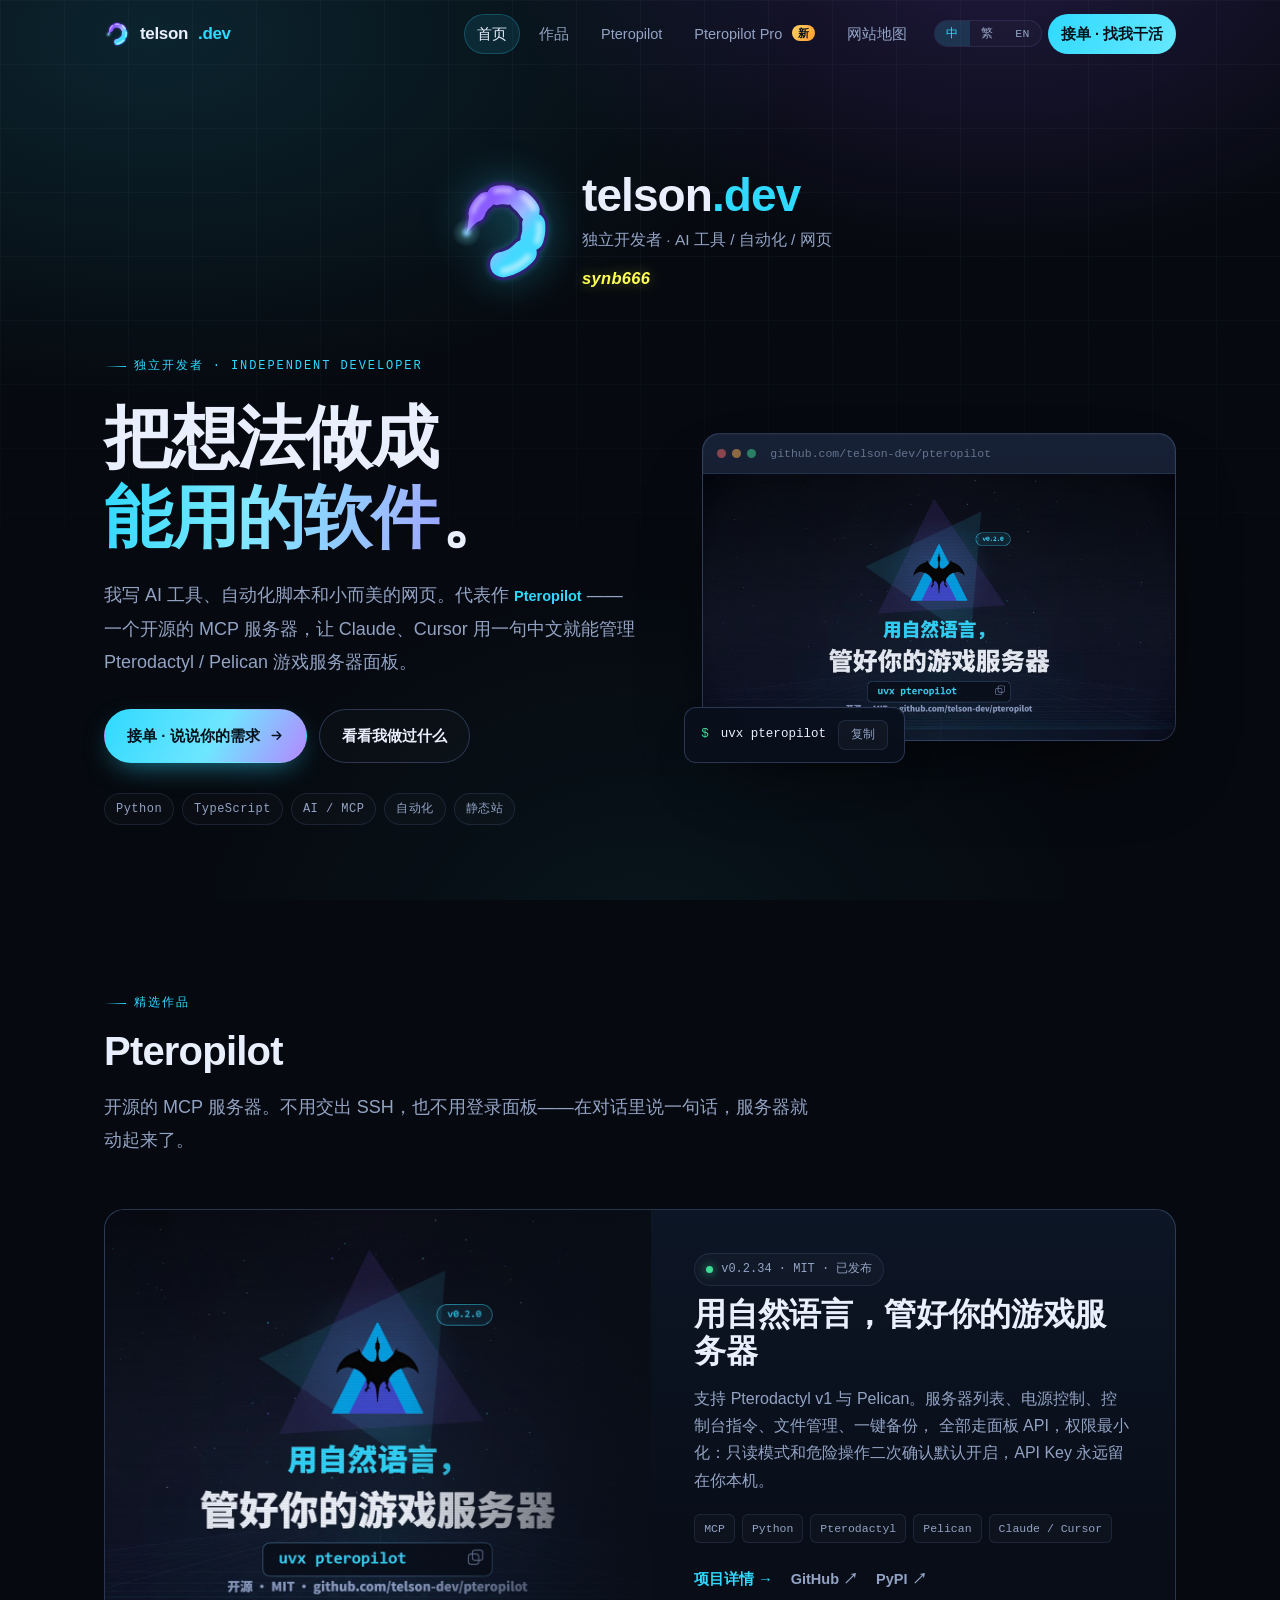
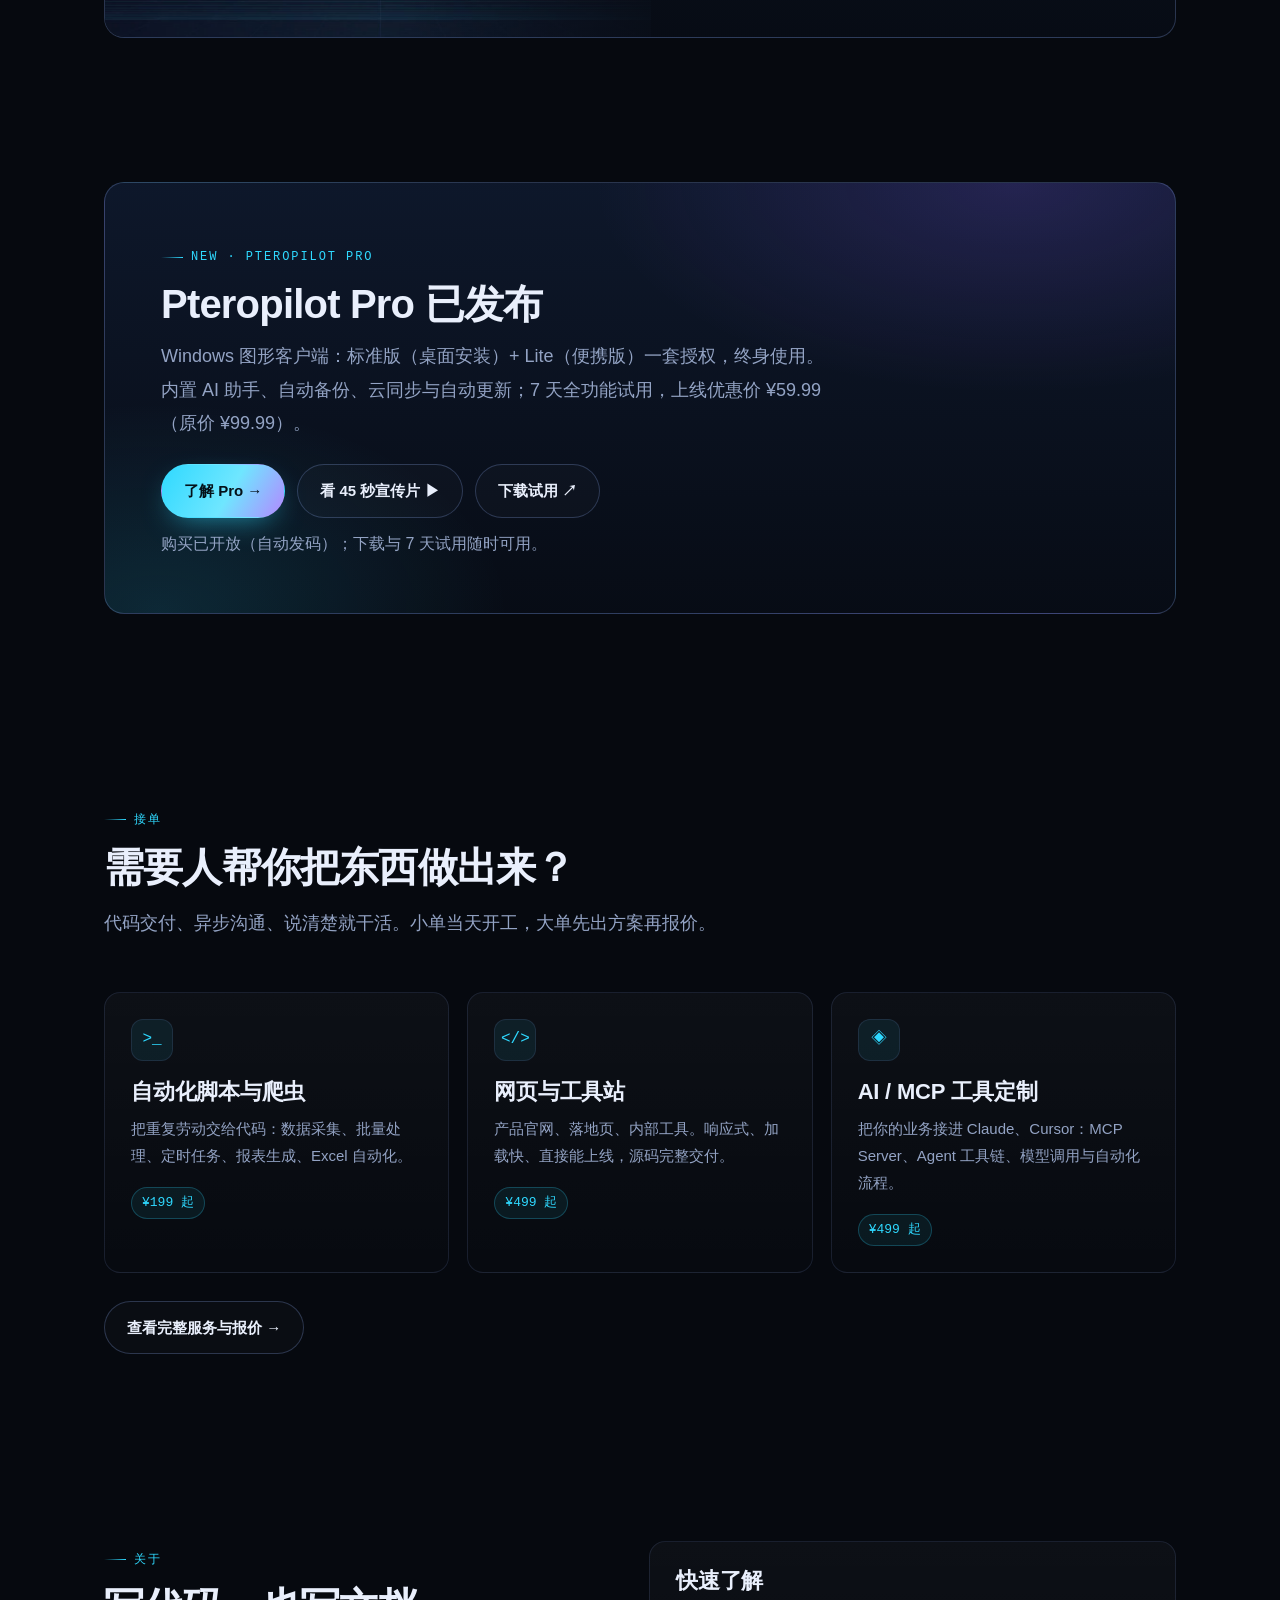
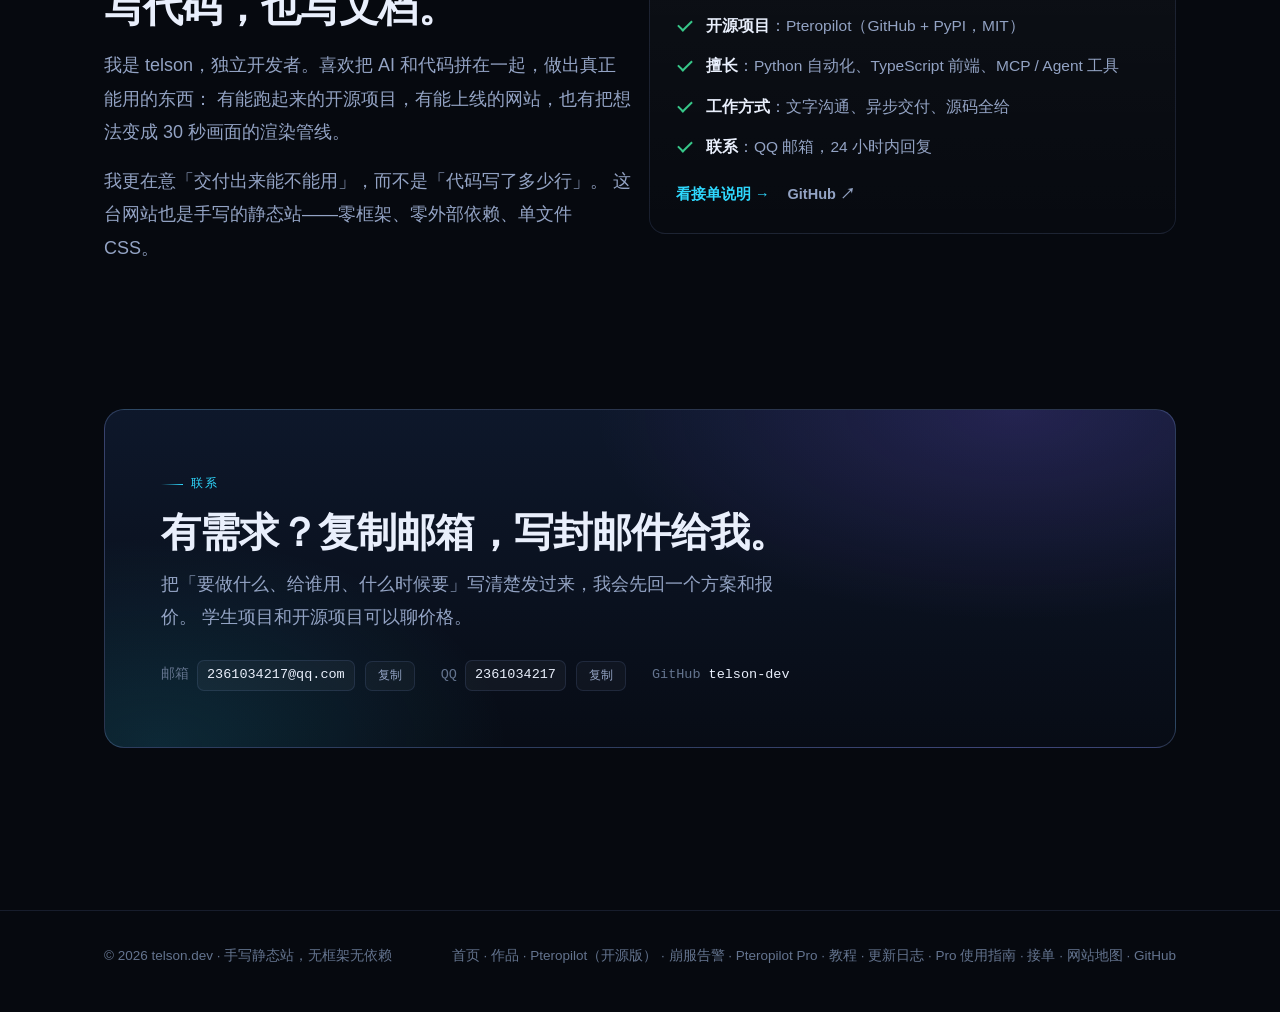
<file: index.html>
<!DOCTYPE html>
<html lang="zh-CN">
<head>
<meta charset="utf-8">
<meta name="viewport" content="width=device-width, initial-scale=1">
<title>telson.dev — 独立开发者 · AI 工具 / 自动化 / 网页</title>
<meta name="description" content="telson 的个人站点：开源项目 Pteropilot（MCP 服务器，用自然语言管理游戏服务器），以及自动化脚本、网页与 AI 工具定制服务。">
<meta name="author" content="telson">
<meta property="og:type" content="website">
<meta property="og:site_name" content="telson.dev">
<meta property="og:title" content="telson.dev — 独立开发者 · AI 工具 / 自动化 / 网页">
<meta property="og:description" content="开源项目 Pteropilot，以及自动化脚本、网页与 AI 工具定制。">
<meta property="og:image" content="https://telson.dev/assets/img/cover.jpg">
<meta property="og:url" content="https://telson.dev/">
<meta name="twitter:card" content="summary_large_image">
<meta name="theme-color" content="#06090f">
<!-- 站点图标：原创蝎尾标识（透明底，无底板无边框）。icon.svg = 图标主体；mark.svg = 页头裸标；icon.png / apple-touch-icon.png 为栅格化产物 -->
<link rel="icon" href="assets/img/icon.svg" type="image/svg+xml">
<link rel="icon" href="assets/img/icon.png" type="image/png">
<link rel="apple-touch-icon" href="assets/img/apple-touch-icon.png">
<link rel="canonical" href="https://telson.dev/">
<script type="application/ld+json">{"@context":"https://schema.org","@type":"Person","name":"telson","url":"https://telson.dev/","jobTitle":"独立开发者","sameAs":["https://github.com/telson-dev"]}</script>
<link rel="stylesheet" href="assets/css/style.css?v=20261121a">
</head>
<body data-title-zh="telson.dev — 独立开发者 · AI 工具 / 自动化 / 网页" data-title-tw="telson.dev — 獨立開發者 · AI 工具 / 自動化 / 網頁" data-title-en="telson.dev — Independent developer · AI tools, automation, web">

<div class="bg-field"></div>
<div class="bg-grid"></div>
<canvas class="grid-canvas" aria-hidden="true"></canvas>
<div class="scroll-progress" aria-hidden="true"><i></i></div>

<header class="nav">
  <div class="wrap nav__inner">
    <a class="brand" href="index.html">
      <img src="assets/img/mark.svg" alt="telson">
      telson<span>.dev</span>
    </a>
    <button class="nav__toggle" type="button" aria-label="菜单" aria-expanded="false" aria-controls="nav-links">
      <svg width="18" height="18" viewBox="0 0 24 24" fill="none" stroke="currentColor" stroke-width="2" stroke-linecap="round"><path d="M4 7h16M4 12h16M4 17h16"/></svg>
    </button>
    <nav class="nav__links" id="nav-links" aria-label="主导航">
      <a class="nav__link" href="index.html" aria-current="page">首页</a>
      <a class="nav__link" href="projects.html">作品</a>
      <a class="nav__link" href="pteropilot.html">Pteropilot</a>
      <a class="nav__link" href="pro.html">Pteropilot Pro <span class="nav-new" data-zh="新" data-zh-tw="新" data-en="NEW">新</span></a>
      <a class="nav__link" href="sitemap.html" data-zh="网站地图" data-zh-tw="網站地圖" data-en="Site map">网站地图</a>
            <div class="lang-toggle" role="group" aria-label="语言 / Language">
        <button type="button" data-lang="zh" aria-pressed="true">中</button>
        <button type="button" data-lang="zh-TW" aria-pressed="false">繁</button>
        <button type="button" data-lang="en" aria-pressed="false">EN</button>
      </div>
      <a class="nav__link nav__link--cta" href="services.html">接单 · 找我干活</a>
    </nav>
  </div>
</header>

<main>

  <!-- ============ hero ============ -->
  <section class="hero">
    <div class="wrap hero__brand">
      <div class="hero-brand">
        <img class="hero-brand__logo" src="assets/img/icon.svg" alt="telson 蝎尾标识" width="96" height="96">
        <div class="hero-brand__text">
          <p class="hero-brand__name">telson<span>.dev</span></p>
          <p class="hero-brand__tagline">独立开发者 · AI 工具 / 自动化 / 网页</p>
          <p class="hero-splash" id="hero-splash" title="点一下换一条">Also try Pteropilot!</p>
        </div>
      </div>
    </div>
    <div class="wrap hero__grid">
      <div>
        <p class="eyebrow">独立开发者 · Independent Developer</p>
        <h1>把想法做成<br><em>能用的软件</em>。</h1>
        <p class="lead hero__lead">
          我写 AI 工具、自动化脚本和小而美的网页。代表作
          <a class="textlink" href="pteropilot.html">Pteropilot</a> ——
          一个开源的 MCP 服务器，让 Claude、Cursor 用一句中文就能管理
          Pterodactyl / Pelican 游戏服务器面板。
        </p>

        <div class="btn-row">
          <a class="btn btn--primary" href="services.html">
            接单 · 说说你的需求
            <svg width="15" height="15" viewBox="0 0 24 24" fill="none" stroke="currentColor" stroke-width="2.2" stroke-linecap="round" stroke-linejoin="round"><path d="M5 12h14M13 6l6 6-6 6"/></svg>
          </a>
          <a class="btn btn--ghost" href="projects.html">看看我做过什么</a>
        </div>

        <div class="chips">
          <span class="chip">Python</span>
          <span class="chip">TypeScript</span>
          <span class="chip">AI / MCP</span>
          <span class="chip">自动化</span>
          <span class="chip">静态站</span>
        </div>
      </div>

      <div class="hero__visual">
        <div class="frame__glow"></div>
        <div class="frame">
          <div class="frame__bar">
            <span class="frame__dot"></span><span class="frame__dot"></span><span class="frame__dot"></span>
            <span class="frame__url">github.com/telson-dev/pteropilot</span>
          </div>
          <div class="frame__body">
            <img src="assets/img/cover.jpg" alt="Pteropilot 宣传片画面：用自然语言管好你的游戏服务器" width="1600" height="900" fetchpriority="high">
          </div>
        </div>
        <div class="float-card">
          <span class="prompt">$</span>
          <span class="cmd-slot" data-type="uvx pteropilot"></span>
          <button class="copy" type="button" data-copy="uvx pteropilot">复制</button>
        </div>
      </div>
    </div>
  </section>

  <!-- ============ featured ============ -->
  <section class="section section--tight">
    <div class="wrap">
      <div class="section-head reveal">
        <p class="eyebrow">精选作品</p>
        <h2>Pteropilot</h2>
        <p class="lead">开源的 MCP 服务器。不用交出 SSH，也不用登录面板——在对话里说一句话，服务器就动起来了。</p>
      </div>

      <article class="feature reveal">
        <div class="feature__media">
          <img src="assets/img/cover.jpg" alt="Pteropilot 30 秒宣传片画面" loading="lazy" width="1600" height="900">
        </div>
        <div class="feature__body">
          <span class="page-hero__badge"><span class="dot-live"></span><span data-version>v0.2.34 · MIT · 已发布</span></span>
          <h3>用自然语言，管好你的游戏服务器</h3>
          <p>
            支持 Pterodactyl v1 与 Pelican。服务器列表、电源控制、控制台指令、文件管理、一键备份，
            全部走面板 API，权限最小化：只读模式和危险操作二次确认默认开启，API Key 永远留在你本机。
          </p>
          <div class="tags">
            <span class="tag">MCP</span>
            <span class="tag">Python</span>
            <span class="tag">Pterodactyl</span>
            <span class="tag">Pelican</span>
            <span class="tag">Claude / Cursor</span>
          </div>
          <div class="link-row">
            <a class="textlink" href="pteropilot.html">项目详情 →</a>
            <a class="textlink textlink--muted" href="https://github.com/telson-dev/pteropilot" target="_blank" rel="noopener">GitHub ↗</a>
            <a class="textlink textlink--muted" href="https://pypi.org/project/pteropilot/" target="_blank" rel="noopener">PyPI ↗</a>
          </div>
        </div>
      </article>
    </div>
  </section>

  <!-- ============ Pro 预告 ============ -->
  <section class="section section--tight" id="pro-teaser">
    <div class="wrap">
      <div class="contact-band reveal">
        <p class="eyebrow">NEW · PTEROPILOT PRO</p>
        <h2 style="margin:14px 0 12px" data-zh="Pteropilot Pro 已发布" data-en="Pteropilot Pro released">Pteropilot Pro 已发布</h2>
        <p class="lead" style="max-width:680px" data-zh="Windows 图形客户端：标准版（桌面安装）+ Lite（便携版）一套授权，终身使用。
          内置 AI 助手、自动备份、云同步与自动更新；7 天全功能试用，上线优惠价 ¥59.99（原价 ¥99.99）。" data-zh-tw="Windows 圖形客戶端：標準版（桌面安裝）+ Lite（便攜版）一套授權，終身使用。 內建 AI 助手、自動備份、雲同步與自動更新；7 天全功能試用，上線優惠價 ¥59.99（原價 ¥99.99）。" data-en="Windows desktop client: Desktop (installer) + Lite (portable) under one licence, yours forever. Built-in AI assistant, automatic backups, cloud sync and auto-update; 7-day full-featured trial, launch price ¥59.99 (was ¥99.99).">
          Windows 图形客户端：标准版（桌面安装）+ Lite（便携版）一套授权，终身使用。
          内置 AI 助手、自动备份、云同步与自动更新；7 天全功能试用，上线优惠价 ¥59.99（原价 ¥99.99）。
        </p>
        <div class="btn-row" style="margin-top:24px">
          <a class="btn btn--primary" href="pro.html">了解 Pro →</a>
          <a class="btn btn--ghost" href="pro.html#film" data-zh="看 45 秒宣传片 ▶" data-zh-tw="看 45 秒宣傳片 ▶" data-en="Watch the 45s film ▶">看 45 秒宣传片 ▶</a>
          <a class="btn btn--ghost" href="pro.html#download" data-zh="下载试用 ↗" data-zh-tw="下載試用 ↗" data-en="Download trial ↗">下载试用 ↗</a>
        </div>
        <p class="muted" style="margin-top:12px" data-zh="购买已开放（自动发码）；下载与 7 天试用随时可用。" data-zh-tw="購買已開放（自動發碼）；下載與 7 天試用隨時可用。" data-en="Purchasing is open (codes issued automatically); downloads and the 7-day trial are always available.">购买已开放（自动发码）；下载与 7 天试用随时可用。</p>
      </div>
    </div>
  </section>

  <!-- ============ services ============ -->
  <section class="section" id="services">
    <div class="wrap">
      <div class="section-head reveal">
        <p class="eyebrow">接单</p>
        <h2>需要人帮你把东西做出来？</h2>
        <p class="lead">代码交付、异步沟通、说清楚就干活。小单当天开工，大单先出方案再报价。</p>
      </div>

      <div class="grid grid--3">
        <article class="card reveal">
          <div class="card__icon">&gt;_</div>
          <h3>自动化脚本与爬虫</h3>
          <p>把重复劳动交给代码：数据采集、批量处理、定时任务、报表生成、Excel 自动化。</p>
          <span class="card__price">¥199 起</span>
        </article>

        <article class="card reveal">
          <div class="card__icon">&lt;/&gt;</div>
          <h3>网页与工具站</h3>
          <p>产品官网、落地页、内部工具。响应式、加载快、直接能上线，源码完整交付。</p>
          <span class="card__price">¥499 起</span>
        </article>

        <article class="card reveal">
          <div class="card__icon">◈</div>
          <h3>AI / MCP 工具定制</h3>
          <p>把你的业务接进 Claude、Cursor：MCP Server、Agent 工具链、模型调用与自动化流程。</p>
          <span class="card__price">¥499 起</span>
        </article>
      </div>

      <div class="btn-row" style="margin-top:28px">
        <a class="btn btn--ghost" href="services.html">查看完整服务与报价 →</a>
      </div>
    </div>
  </section>

  <!-- ============ about ============ -->
  <section class="section section--tight">
    <div class="wrap">
      <div class="grid grid--2" style="align-items:start">
        <div class="reveal">
          <p class="eyebrow">关于</p>
          <h2 style="margin:14px 0 18px">写代码，也写文档。</h2>
          <p class="lead" style="margin-bottom:16px">
            我是 telson，独立开发者。喜欢把 AI 和代码拼在一起，做出真正能用的东西：
            有能跑起来的开源项目，有能上线的网站，也有把想法变成 30 秒画面的渲染管线。
          </p>
          <p class="lead">
            我更在意「交付出来能不能用」，而不是「代码写了多少行」。
            这台网站也是手写的静态站——零框架、零外部依赖、单文件 CSS。
          </p>
        </div>

        <div class="card reveal">
          <h3 style="margin-bottom:18px">快速了解</h3>
          <ul class="ticks" style="margin-bottom:22px">
            <li><strong>开源项目</strong>：Pteropilot（GitHub + PyPI，MIT）</li>
            <li><strong>擅长</strong>：Python 自动化、TypeScript 前端、MCP / Agent 工具</li>
            <li><strong>工作方式</strong>：文字沟通、异步交付、源码全给</li>
            <li><strong>联系</strong>：QQ 邮箱，24 小时内回复</li>
          </ul>
          <div class="link-row">
            <a class="textlink" href="services.html">看接单说明 →</a>
            <a class="textlink textlink--muted" href="https://github.com/telson-dev" target="_blank" rel="noopener">GitHub ↗</a>
          </div>
        </div>
      </div>
    </div>
  </section>

  <!-- ============ contact ============ -->
  <section class="section section--tight">
    <div class="wrap">
      <div class="contact-band reveal">
        <p class="eyebrow">联系</p>
        <h2 style="margin:14px 0 12px">有需求？复制邮箱，写封邮件给我。</h2>
        <p class="lead" style="max-width:620px">
          把「要做什么、给谁用、什么时候要」写清楚发过来，我会先回一个方案和报价。
          学生项目和开源项目可以聊价格。
        </p>
        <div class="contact-list">
          <span class="contact-item"><span class="label">邮箱</span><code class="contact-value">2361034217@qq.com</code>
            <button class="copy" type="button" data-copy="2361034217@qq.com" data-copy-done="已复制">复制</button></span>
          <span class="contact-item"><span class="label">QQ</span><code class="contact-value">2361034217</code>
            <button class="copy" type="button" data-copy="2361034217" data-copy-done="已复制">复制</button></span>
          <span class="contact-item"><span class="label">GitHub</span><a href="https://github.com/telson-dev" target="_blank" rel="noopener">telson-dev</a></span>
        </div>
      </div>
    </div>
  </section>

</main>

<footer class="footer">
  <div class="wrap footer__inner">
    <span>© <span data-year>2026</span> telson.dev · 手写静态站，无框架无依赖</span>
    <span>
      <a href="index.html" data-zh="首页" data-zh-tw="首頁" data-en="Home">首页</a> ·
      <a href="projects.html" data-zh="作品" data-zh-tw="作品" data-en="Work">作品</a> ·
      <a href="pteropilot.html" data-zh="Pteropilot（开源版）" data-zh-tw="Pteropilot（開源版）" data-en="Pteropilot (open source)">Pteropilot（开源版）</a> ·
      <a href="alerts.html" data-zh="崩服告警" data-zh-tw="崩服告警" data-en="Alerts">崩服告警</a> ·
      <a href="pro.html">Pteropilot Pro</a> ·
      <a href="tutorial.html" data-zh="教程" data-zh-tw="教學" data-en="Tutorial">教程</a> ·
      <a href="changelog.html" data-zh="更新日志" data-zh-tw="更新日誌" data-en="Changelog">更新日志</a> ·
      <a href="pro-guide.html" data-zh="Pro 使用指南" data-zh-tw="Pro 使用指南" data-en="Pro guide">Pro 使用指南</a> ·
      <a href="services.html" data-zh="接单" data-zh-tw="接單" data-en="Hire me">接单</a> ·
      <a href="sitemap.html" data-zh="网站地图" data-zh-tw="網站地圖" data-en="Site map">网站地图</a> ·
      <a href="https://github.com/telson-dev" target="_blank" rel="noopener">GitHub</a>
    </span>
  </div>
</footer>

<script src="assets/js/main.js?v=20261116a" defer></script>
</body>
</html>
</file>
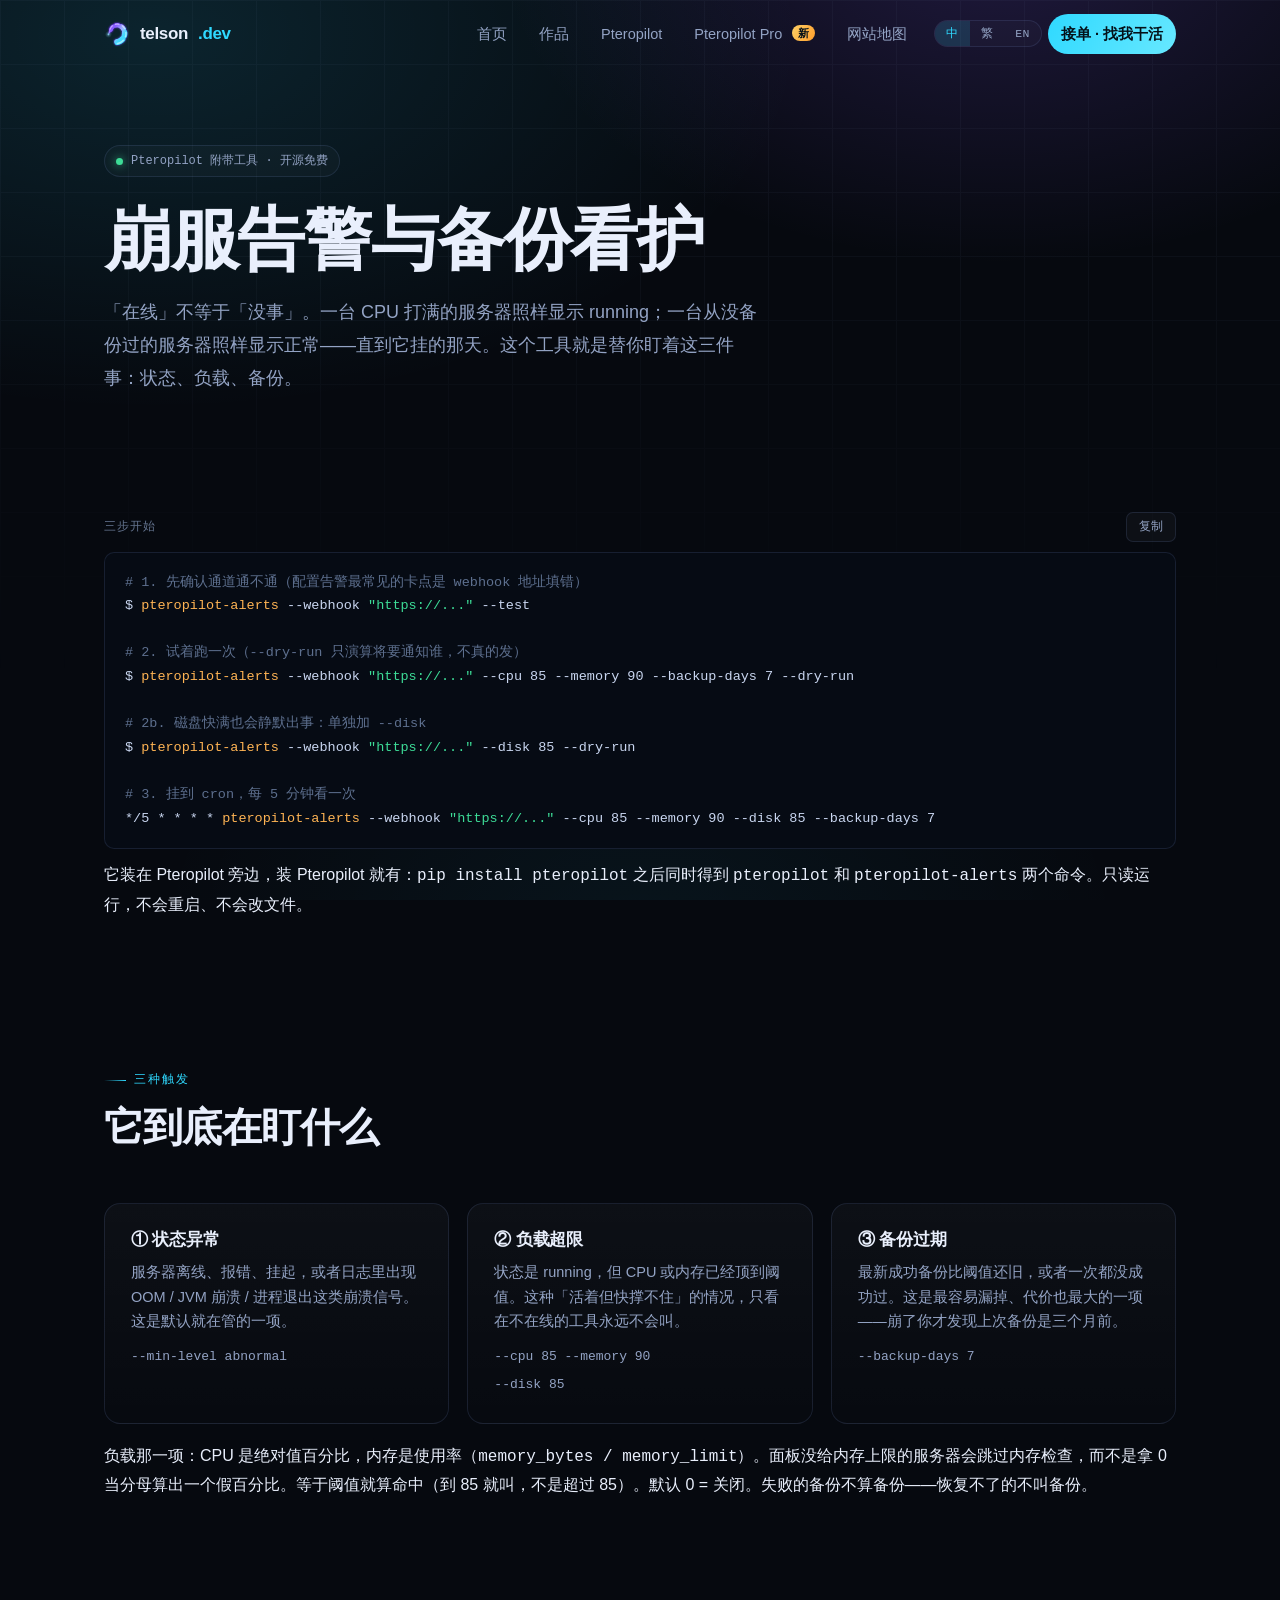
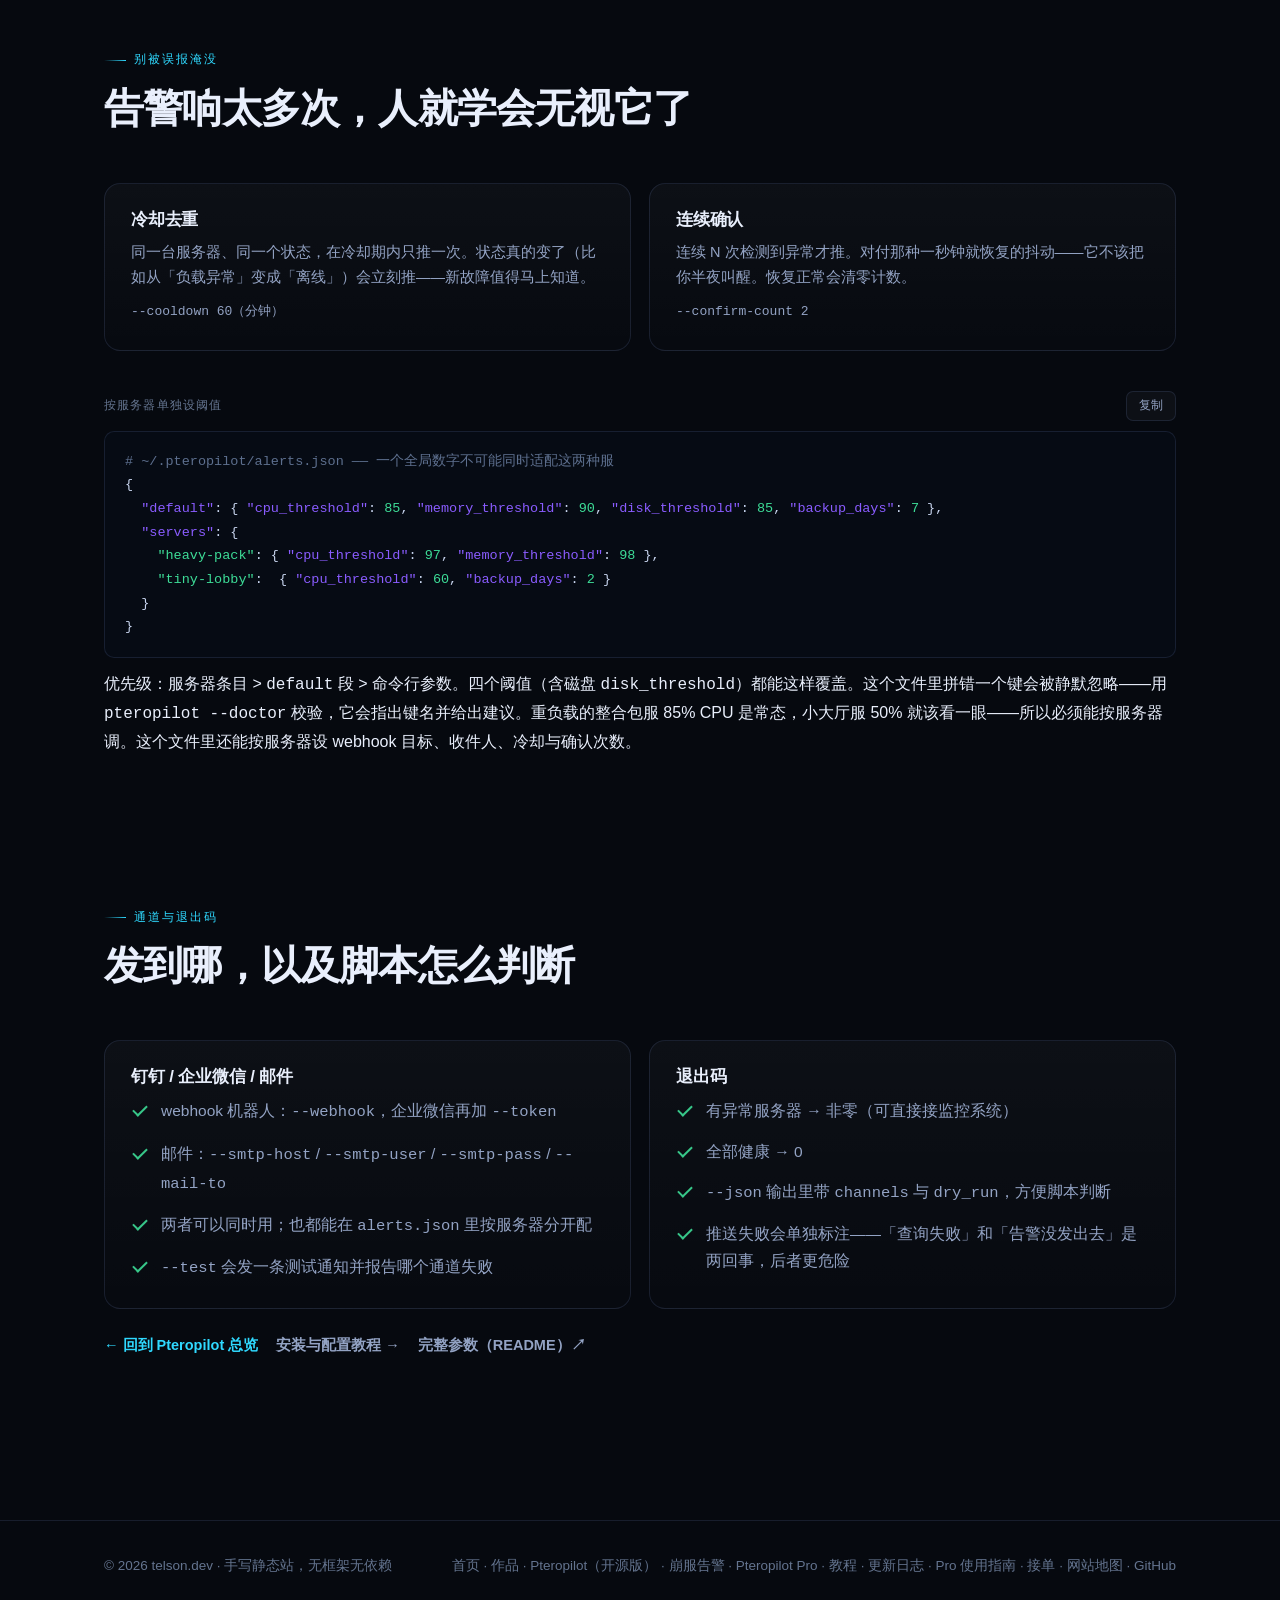
<file: alerts.html>
<!DOCTYPE html>
<html lang="zh-CN">
<head>
<meta charset="utf-8">
<meta name="viewport" content="width=device-width, initial-scale=1">
<title>Pteropilot 崩服告警与备份看护 — 状态 / 负载 / 备份三路通知 | telson.dev</title>
<meta name="description" content="Pteropilot 告警：服务器离线、CPU 内存打满、备份太久没更新，都会推送。支持钉钉与企业微信 webhook、邮件、冷却去重、连续确认、按服务器单独设阈值。">
<meta property="og:type" content="article">
<meta property="og:site_name" content="telson.dev">
<meta property="og:title" content="Pteropilot 崩服告警与备份看护">
<meta property="og:description" content="状态 / 负载 / 备份三路通知，支持 webhook 与邮件，按服务器单独设阈值">
<meta property="og:url" content="https://telson.dev/alerts.html">
<meta name="theme-color" content="#06090f">
<link rel="icon" href="assets/img/icon.svg" type="image/svg+xml">
<link rel="icon" href="assets/img/icon.png" type="image/png">
<link rel="apple-touch-icon" href="assets/img/apple-touch-icon.png">
<link rel="canonical" href="https://telson.dev/alerts.html">
<script type="application/ld+json">{"@context":"https://schema.org","@type":"HowTo","name":"用 Pteropilot 配崩服告警","description":"配置 Pteropilot 的崩服告警：webhook / 邮件通道、状态与负载阈值、备份过期提醒","step":[{"@type":"HowToStep","position":1,"name":"装好并发一条测试通知","text":"pteropilot-alerts --webhook ... --test"},{"@type":"HowToStep","position":2,"name":"定时运行","text":"用 cron 每 5 分钟跑一次 pteropilot-alerts"},{"@type":"HowToStep","position":3,"name":"按需要调阈值","text":"用 --cpu / --memory / --backup-days 或 alerts.json 按服务器设置"}]}</script>
<link rel="stylesheet" href="assets/css/style.css?v=20261121a">
</head>
<body data-title-zh="Pteropilot 崩服告警与备份看护 | telson.dev" data-title-tw="Pteropilot 崩服告警與備份看護 | telson.dev" data-title-en="Pteropilot Alerts & Backup Watch | telson.dev">

<div class="bg-field"></div>
<div class="bg-grid"></div>
<canvas class="grid-canvas" aria-hidden="true"></canvas>
<div class="scroll-progress" aria-hidden="true"><i></i></div>

<header class="nav">
  <div class="wrap nav__inner">
    <a class="brand" href="index.html">
      <img src="assets/img/mark.svg" alt="telson">
      telson<span>.dev</span>
    </a>
    <button class="nav__toggle" type="button" aria-label="菜单" aria-expanded="false" aria-controls="nav-links">
      <svg width="18" height="18" viewBox="0 0 24 24" fill="none" stroke="currentColor" stroke-width="2" stroke-linecap="round"><path d="M4 7h16M4 12h16M4 17h16"/></svg>
    </button>
    <nav class="nav__links" id="nav-links" aria-label="主导航">
      <a class="nav__link" href="index.html" data-zh="首页" data-zh-tw="首頁" data-en="Home">首页</a>
      <a class="nav__link" href="projects.html" data-zh="作品" data-zh-tw="作品" data-en="Work">作品</a>
      <a class="nav__link" href="pteropilot.html">Pteropilot</a>
      <a class="nav__link" href="pro.html">Pteropilot Pro <span class="nav-new" data-zh="新" data-zh-tw="新" data-en="NEW">新</span></a>
      <a class="nav__link" href="sitemap.html" data-zh="网站地图" data-zh-tw="網站地圖" data-en="Site map">网站地图</a>
      <div class="lang-toggle" role="group" aria-label="语言 / Language">
        <button type="button" data-lang="zh" aria-pressed="true">中</button>
        <button type="button" data-lang="zh-TW" aria-pressed="false">繁</button>
        <button type="button" data-lang="en" aria-pressed="false">EN</button>
      </div>
      <a class="nav__link nav__link--cta" href="services.html" data-zh="接单 · 找我干活" data-zh-tw="接單 · 找我幹活" data-en="Hire me">接单 · 找我干活</a>
    </nav>
  </div>
</header>

<main>

  <section class="page-hero">
    <div class="wrap">
      <span class="page-hero__badge"><span class="dot-live"></span><span data-zh="Pteropilot 附带工具 · 开源免费" data-zh-tw="Pteropilot 附帶工具 · 開源免費" data-en="Ships with Pteropilot · free">Pteropilot 附带工具 · 开源免费</span></span>
      <h1 style="margin:22px 0 16px" data-zh="崩服告警与备份看护" data-zh-tw="崩服告警與備份看護" data-en="Crash alerts and backup watch">崩服告警与备份看护</h1>
      <p class="lead" style="max-width:660px" data-zh="「在线」不等于「没事」。一台 CPU 打满的服务器照样显示 running；一台从没备份过的服务器照样显示正常——直到它挂的那天。这个工具就是替你盯着这三件事：状态、负载、备份。" data-zh-tw="「線上」不等於「沒事」。一台 CPU 打滿的伺服器照樣顯示 running；一台從沒備份過的伺服器照樣顯示正常——直到它掛的那天。這個工具就是替你盯著這三件事：狀態、負載、備份。" data-en="&quot;Online&quot; is not the same as &quot;fine&quot;. A server pegged at 100% CPU still reports running, and a server with no backups still looks healthy — until the day it dies. This tool watches all three: state, load, backups.">
        「在线」不等于「没事」。一台 CPU 打满的服务器照样显示 running；一台从没备份过的服务器照样显示正常——直到它挂的那天。这个工具就是替你盯着这三件事：状态、负载、备份。
      </p>
    </div>
  </section>

  <section class="section section--tight">
    <div class="wrap">
      <div class="code__head">
        <span class="code__label" data-zh="三步开始" data-zh-tw="三步開始" data-en="THREE STEPS">三步开始</span>
        <button class="copy" type="button"
                data-copy='pteropilot-alerts --webhook "https://..." --test
pteropilot-alerts --webhook "https://..." --backup-days 7
pteropilot-alerts --webhook "https://..." --disk 85
*/5 * * * * pteropilot-alerts --webhook "https://..." --cpu 85 --memory 90 --disk 85 --backup-days 7'
                data-zh="复制" data-zh-tw="複製" data-en="Copy">复制</button>
      </div>
      <pre class="code"><span class="c"># 1. 先确认通道通不通（配置告警最常见的卡点是 webhook 地址填错）</span>
<span class="prompt">$</span> <span class="n">pteropilot-alerts</span> --webhook <span class="s">"https://..."</span> --test

<span class="c"># 2. 试着跑一次（--dry-run 只演算将要通知谁，不真的发）</span>
<span class="prompt">$</span> <span class="n">pteropilot-alerts</span> --webhook <span class="s">"https://..."</span> --cpu 85 --memory 90 --backup-days 7 --dry-run

<span class="c"># 2b. 磁盘快满也会静默出事：单独加 --disk</span>
<span class="prompt">$</span> <span class="n">pteropilot-alerts</span> --webhook <span class="s">"https://..."</span> --disk 85 --dry-run

<span class="c"># 3. 挂到 cron，每 5 分钟看一次</span>
*/5 * * * * <span class="n">pteropilot-alerts</span> --webhook <span class="s">"https://..."</span> --cpu 85 --memory 90 --disk 85 --backup-days 7</pre>
      <p class="hint" style="margin-top:12px" data-zh="它装在 Pteropilot 旁边，装 Pteropilot 就有：pip install pteropilot 之后同时得到 pteropilot 和 pteropilot-alerts 两个命令。只读运行，不会重启、不会改文件（想强制锁死写操作可以设 <code>PANEL_READONLY=1</code>）。" data-zh-tw="它裝在 Pteropilot 旁邊，裝 Pteropilot 就有：pip install pteropilot 之後同時得到 pteropilot 和 pteropilot-alerts 兩個命令。唯讀執行，不會重啟、不會改檔案。" data-en="It ships with Pteropilot: installing Pteropilot gives you both the pteropilot and pteropilot-alerts commands. It runs read-only — it never restarts anything or edits files.">
        它装在 Pteropilot 旁边，装 Pteropilot 就有：<code>pip install pteropilot</code> 之后同时得到 <code>pteropilot</code> 和 <code>pteropilot-alerts</code> 两个命令。只读运行，不会重启、不会改文件。
      </p>
    </div>
  </section>

  <section class="section section--tight">
    <div class="wrap">
      <div class="section-head reveal">
        <p class="eyebrow" data-zh="三种触发" data-zh-tw="三種觸發" data-en="THREE TRIGGERS">三种触发</p>
        <h2 data-zh="它到底在盯什么" data-zh-tw="它到底在盯什麼" data-en="What it actually watches">它到底在盯什么</h2>
      </div>
      <div class="grid grid--3">
        <div class="card reveal">
          <h3 style="font-size:17px;margin-bottom:10px" data-zh="① 状态异常" data-zh-tw="① 狀態異常" data-en="1. State">① 状态异常</h3>
          <p class="muted" style="font-size:14.5px;line-height:1.7" data-zh="服务器离线、报错、挂起，或者日志里出现 OOM / JVM 崩溃 / 进程退出这类崩溃信号。这是默认就在管的一项。" data-zh-tw="伺服器離線、報錯、掛起，或者日誌裡出現 OOM / JVM 崩潰 / 程序退出這類崩潰訊號。這是預設就在管的一項。" data-en="Offline, error, suspended, or crash markers in the console log (OOM, JVM crash, process exit). This one is on by default.">
            服务器离线、报错、挂起，或者日志里出现 OOM / JVM 崩溃 / 进程退出这类崩溃信号。这是默认就在管的一项。
          </p>
          <p class="muted" style="font-size:13px;margin-top:10px"><code>--min-level abnormal</code></p>
        </div>
        <div class="card reveal">
          <h3 style="font-size:17px;margin-bottom:10px" data-zh="② 负载超限" data-zh-tw="② 負載超限" data-en="2. Load">② 负载超限</h3>
          <p class="muted" style="font-size:14.5px;line-height:1.7" data-zh="状态是 running，但 CPU 或内存已经顶到阈值。这种「活着但快撑不住」的情况，只看在不在线的工具永远不会叫。磁盘也是同一套：快满时存档写不进去，而它一直是静默的。" data-zh-tw="狀態是 running，但 CPU 或記憶體已經頂到閾值。這種「活著但快撐不住」的情況，只看在不在線的工具永遠不會叫。" data-en="State is running, but CPU or memory is at the threshold. Tools that only check up-or-down never fire for this.">
            状态是 running，但 CPU 或内存已经顶到阈值。这种「活着但快撑不住」的情况，只看在不在线的工具永远不会叫。
          </p>
          <p class="muted" style="font-size:13px;margin-top:10px"><code>--cpu 85 --memory 90</code></p>
          <p class="muted" style="font-size:13px;margin-top:4px"><code>--disk 85</code></p>
        </div>
        <div class="card reveal">
          <h3 style="font-size:17px;margin-bottom:10px" data-zh="③ 备份过期" data-zh-tw="③ 備份過期" data-en="3. Backups">③ 备份过期</h3>
          <p class="muted" style="font-size:14.5px;line-height:1.7" data-zh="最新成功备份比阈值还旧，或者一次都没成功过。这是最容易漏掉、代价也最大的一项——崩了你才发现上次备份是三个月前。" data-zh-tw="最新成功備份比閾值還舊，或者一次都沒成功過。這是最容易漏掉、代價也最大的一項——崩了你才發現上次備份是三個月前。" data-en="The newest successful backup is older than the threshold, or none ever succeeded. Easiest to miss, most expensive to miss.">
            最新成功备份比阈值还旧，或者一次都没成功过。这是最容易漏掉、代价也最大的一项——崩了你才发现上次备份是三个月前。
          </p>
          <p class="muted" style="font-size:13px;margin-top:10px"><code>--backup-days 7</code></p>
        </div>
      </div>
      <p class="hint" style="margin-top:18px" data-zh="负载那一项：CPU 是绝对值百分比，内存是使用率（memory_bytes / memory_limit）。面板没给内存上限的服务器会跳过内存检查，而不是拿 0 当分母算出一个假百分比。等于阈值就算命中（到 85 就叫，不是超过 85）。默认 0 = 关闭。失败的备份不算备份——恢复不了的不叫备份。" data-zh-tw="負載那一項：CPU 是絕對值百分比，記憶體是使用率（memory_bytes / memory_limit）。面板沒給記憶體上限的伺服器會跳過記憶體檢查，而不是拿 0 當分母算出一個假百分比。等於閾值就算命中（到 85 就叫，不是超過 85）。預設 0 = 關閉。失敗的備份不算備份——恢復不了的不叫備份。" data-en="For load: CPU is an absolute percentage, memory is a usage ratio (memory_bytes / memory_limit). Servers without a memory limit skip that check rather than dividing by zero. Hitting the threshold exactly counts as over. Default 0 disables. Failed backups do not count — a backup you cannot restore is not a backup.">
        负载那一项：CPU 是绝对值百分比，内存是使用率（<code>memory_bytes / memory_limit</code>）。面板没给内存上限的服务器会跳过内存检查，而不是拿 0 当分母算出一个假百分比。等于阈值就算命中（到 85 就叫，不是超过 85）。默认 0 = 关闭。失败的备份不算备份——恢复不了的不叫备份。
      </p>
    </div>
  </section>

  <section class="section section--tight">
    <div class="wrap">
      <div class="section-head reveal">
        <p class="eyebrow" data-zh="别被误报淹没" data-zh-tw="別被誤報淹沒" data-en="DON'T DROWN IN NOISE">别被误报淹没</p>
        <h2 data-zh="告警响太多次，人就学会无视它了" data-zh-tw="告警響太多次，人就學會無視它了" data-en="Alert too often and people learn to ignore it">告警响太多次，人就学会无视它了</h2>
      </div>
      <div class="grid grid--2">
        <div class="card reveal">
          <h3 style="font-size:17px;margin-bottom:10px" data-zh="冷却去重" data-zh-tw="冷卻去重" data-en="Cooldown">冷却去重</h3>
          <p class="muted" style="font-size:14.5px;line-height:1.7" data-zh="同一台服务器、同一个状态，在冷却期内只推一次。状态真的变了（比如从「负载异常」变成「离线」）会立刻推——新故障值得马上知道。" data-zh-tw="同一台伺服器、同一個狀態，在冷卻期內只推一次。狀態真的變了（比如從「負載異常」變成「離線」）會立刻推——新故障值得馬上知道。" data-en="Same server, same state: one message per cooldown window. But if the state actually changes (say from high-load to offline) it pushes immediately — a new failure is worth knowing about.">
            同一台服务器、同一个状态，在冷却期内只推一次。状态真的变了（比如从「负载异常」变成「离线」）会立刻推——新故障值得马上知道。
          </p>
          <p class="muted" style="font-size:13px;margin-top:10px"><code>--cooldown 60</code>（分钟）</p>
        </div>
        <div class="card reveal">
          <h3 style="font-size:17px;margin-bottom:10px" data-zh="连续确认" data-zh-tw="連續確認" data-en="Confirm count">连续确认</h3>
          <p class="muted" style="font-size:14.5px;line-height:1.7" data-zh="连续 N 次检测到异常才推。对付那种一秒钟就恢复的抖动——它不该把你半夜叫醒。恢复正常会清零计数。" data-zh-tw="連續 N 次偵測到異常才推。對付那種一秒鐘就恢復的抖動——它不該把你半夜叫醒。恢復正常會清零計數。" data-en="Push only after N consecutive abnormal checks. This handles one-second blips that should not wake you up at night. Recovering resets the counter.">
            连续 N 次检测到异常才推。对付那种一秒钟就恢复的抖动——它不该把你半夜叫醒。恢复正常会清零计数。
          </p>
          <p class="muted" style="font-size:13px;margin-top:10px"><code>--confirm-count 2</code></p>
        </div>
      </div>

      <div class="code__head" style="margin-top:clamp(28px,4vw,40px)">
        <span class="code__label" data-zh="按服务器单独设阈值" data-zh-tw="按伺服器單獨設閾值" data-en="PER-SERVER THRESHOLDS">按服务器单独设阈值</span>
        <button class="copy" type="button" data-copy='{"default":{"cpu_threshold":85,"memory_threshold":90,"disk_threshold":85,"backup_days":7},"servers":{"heavy-pack":{"cpu_threshold":97,"memory_threshold":98},"tiny-lobby":{"cpu_threshold":60,"backup_days":2}}}'
                data-zh="复制" data-zh-tw="複製" data-en="Copy">复制</button>
      </div>
      <pre class="code"><span class="c"># ~/.pteropilot/alerts.json —— 一个全局数字不可能同时适配这两种服</span>
{
  <span class="k">"default"</span>: { <span class="k">"cpu_threshold"</span>: <span class="s">85</span>, <span class="k">"memory_threshold"</span>: <span class="s">90</span>, <span class="k">"disk_threshold"</span>: <span class="s">85</span>, <span class="k">"backup_days"</span>: <span class="s">7</span> },
  <span class="k">"servers"</span>: {
    <span class="s">"heavy-pack"</span>: { <span class="k">"cpu_threshold"</span>: <span class="s">97</span>, <span class="k">"memory_threshold"</span>: <span class="s">98</span> },
    <span class="s">"tiny-lobby"</span>:  { <span class="k">"cpu_threshold"</span>: <span class="s">60</span>, <span class="k">"backup_days"</span>: <span class="s">2</span> }
  }
}</pre>
      <p class="hint" style="margin-top:12px" data-zh="优先级：服务器条目 > default 段 > 命令行参数。四个阈值（含磁盘 disk_threshold）都能这样覆盖。重负载的整合包服 85% CPU 是常态，小大厅服 50% 就该看一眼——所以必须能按服务器调。这个文件里还能按服务器设 webhook 目标、收件人、冷却与确认次数。" data-zh-tw="優先級：伺服器條目 > default 段 > 命令列參數。四個閾值（含磁碟 disk_threshold）都能這樣覆蓋。重負載的整合包服 85% CPU 是常態，小大廳服 50% 就該看一眼——所以必須能按伺服器調。這個檔案裡還能按伺服器設 webhook 目標、收件人、冷卻與確認次數。" data-en="Four thresholds (including disk_threshold) follow this order. Precedence: server entry &gt; default block &gt; command-line flag. 85% CPU is normal for a heavy modpack and alarming for a tiny lobby, so per-server tuning is required. The same file can also override the webhook target, recipients, cooldown and confirm count per server.">
        优先级：服务器条目 &gt; <code>default</code> 段 &gt; 命令行参数。四个阈值（含磁盘 <code>disk_threshold</code>）都能这样覆盖。这个文件里拼错一个键会被静默忽略——用 <code>pteropilot --doctor</code> 校验，它会指出键名并给出建议。重负载的整合包服 85% CPU 是常态，小大厅服 50% 就该看一眼——所以必须能按服务器调。这个文件里还能按服务器设 webhook 目标、收件人、冷却与确认次数。
      </p>
    </div>
  </section>

  <section class="section section--tight">
    <div class="wrap">
      <div class="section-head reveal">
        <p class="eyebrow" data-zh="通道与退出码" data-zh-tw="通道與退出碼" data-en="CHANNELS & EXIT CODES">通道与退出码</p>
        <h2 data-zh="发到哪，以及脚本怎么判断" data-zh-tw="發到哪，以及腳本怎麼判斷" data-en="Where it goes, and how scripts tell">发到哪，以及脚本怎么判断</h2>
      </div>
      <div class="grid grid--2">
        <div class="card reveal">
          <h3 style="font-size:17px;margin-bottom:10px" data-zh="钉钉 / 企业微信 / 邮件" data-zh-tw="釘釘 / 企業微信 / 郵件" data-en="DingTalk / WeCom / email">钉钉 / 企业微信 / 邮件</h3>
          <ul class="ticks" style="font-size:14.5px">
            <li data-zh="webhook 机器人：<code>--webhook</code>，企业微信再加 <code>--token</code>" data-zh-tw="webhook 機器人：<code>--webhook</code>，企業微信再加 <code>--token</code>" data-en="Webhook bot: <code>--webhook</code>; add <code>--token</code> for WeCom">webhook 机器人：<code>--webhook</code>，企业微信再加 <code>--token</code></li>
            <li data-zh="邮件：<code>--smtp-host</code> / <code>--smtp-user</code> / <code>--smtp-pass</code> / <code>--mail-to</code>" data-zh-tw="郵件：<code>--smtp-host</code> / <code>--smtp-user</code> / <code>--smtp-pass</code> / <code>--mail-to</code>" data-en="Email: <code>--smtp-host</code> / <code>--smtp-user</code> / <code>--smtp-pass</code> / <code>--mail-to</code>">邮件：<code>--smtp-host</code> / <code>--smtp-user</code> / <code>--smtp-pass</code> / <code>--mail-to</code></li>
            <li data-zh="两者可以同时用；也都能在 <code>alerts.json</code> 里按服务器分开配" data-zh-tw="兩者可以同時用；也都能在 <code>alerts.json</code> 裡按伺服器分開配" data-en="Both can run at once, and both can be set per server in <code>alerts.json</code>">两者可以同时用；也都能在 <code>alerts.json</code> 里按服务器分开配</li>
            <li data-zh="<code>--test</code> 会发一条测试通知并报告哪个通道失败" data-zh-tw="<code>--test</code> 會發一條測試通知並報告哪個通道失敗" data-en="<code>--test</code> sends one test message and reports which channel failed"><code>--test</code> 会发一条测试通知并报告哪个通道失败</li>
          </ul>
        </div>
        <div class="card reveal">
          <h3 style="font-size:17px;margin-bottom:10px" data-zh="退出码" data-zh-tw="退出碼" data-en="Exit codes">退出码</h3>
          <ul class="ticks" style="font-size:14.5px">
            <li data-zh="有异常服务器 → 非零（可直接接监控系统）" data-zh-tw="有異常伺服器 → 非零（可直接接監控系統）" data-en="Any abnormal server → non-zero (hook it into your monitoring)">有异常服务器 → 非零（可直接接监控系统）</li>
            <li data-zh="全部健康 → 0" data-zh-tw="全部健康 → 0" data-en="All healthy → 0">全部健康 → 0</li>
            <li data-zh="<code>--json</code> 输出里带 <code>channels</code> 与 <code>dry_run</code>，方便脚本判断" data-zh-tw="<code>--json</code> 輸出裡帶 <code>channels</code> 與 <code>dry_run</code>，方便腳本判斷" data-en="<code>--json</code> includes <code>channels</code> and <code>dry_run</code> so scripts can tell"><code>--json</code> 输出里带 <code>channels</code> 与 <code>dry_run</code>，方便脚本判断</li>
            <li data-zh="推送失败会单独标注——「查询失败」和「告警没发出去」是两回事，后者更危险" data-zh-tw="推送失敗會單獨標註——「查詢失敗」和「告警沒發出去」是兩回事，後者更危險" data-en="A failed push is flagged separately: &quot;query failed&quot; and &quot;the alert never went out&quot; are different, and the latter is worse">推送失败会单独标注——「查询失败」和「告警没发出去」是两回事，后者更危险</li>
          </ul>
        </div>
      </div>
      <div class="link-row" style="margin-top:24px">
        <a class="textlink" href="pteropilot.html" data-zh="← 回到 Pteropilot 总览" data-zh-tw="← 回到 Pteropilot 總覽" data-en="← Back to Pteropilot overview">← 回到 Pteropilot 总览</a>
        <a class="textlink textlink--muted" href="tutorial.html" data-zh="安装与配置教程 →" data-zh-tw="安裝與配置教學 →" data-en="Install &amp; configure →">安装与配置教程 →</a>
        <a class="textlink textlink--muted" href="https://github.com/telson-dev/pteropilot#crash-alerts-webhook" target="_blank" rel="noopener" data-zh="完整参数（README）↗" data-zh-tw="完整參數（README）↗" data-en="All options (README) ↗">完整参数（README）↗</a>
      </div>
    </div>
  </section>

</main>

<footer class="footer">
  <div class="wrap footer__inner">
    <span>© <span data-year>2026</span> telson.dev · 手写静态站，无框架无依赖</span>
    <span>
      <a href="index.html" data-zh="首页" data-zh-tw="首頁" data-en="Home">首页</a> ·
      <a href="projects.html" data-zh="作品" data-zh-tw="作品" data-en="Work">作品</a> ·
      <a href="pteropilot.html" data-zh="Pteropilot（开源版）" data-zh-tw="Pteropilot（開源版）" data-en="Pteropilot (open source)">Pteropilot（开源版）</a> ·
      <a href="alerts.html" data-zh="崩服告警" data-zh-tw="崩服告警" data-en="Alerts">崩服告警</a> ·
      <a href="pro.html">Pteropilot Pro</a> ·
      <a href="tutorial.html" data-zh="教程" data-zh-tw="教學" data-en="Tutorial">教程</a> ·
      <a href="changelog.html" data-zh="更新日志" data-zh-tw="更新日誌" data-en="Changelog">更新日志</a> ·
      <a href="pro-guide.html" data-zh="Pro 使用指南" data-zh-tw="Pro 使用指南" data-en="Pro guide">Pro 使用指南</a> ·
      <a href="services.html" data-zh="接单" data-zh-tw="接單" data-en="Hire me">接单</a> ·
      <a href="sitemap.html" data-zh="网站地图" data-zh-tw="網站地圖" data-en="Site map">网站地图</a> ·
      <a href="https://github.com/telson-dev" target="_blank" rel="noopener">GitHub</a>
    </span>
  </div>
</footer>

<script src="assets/js/main.js?v=20261116a"></script>
</body>
</html>
</file>
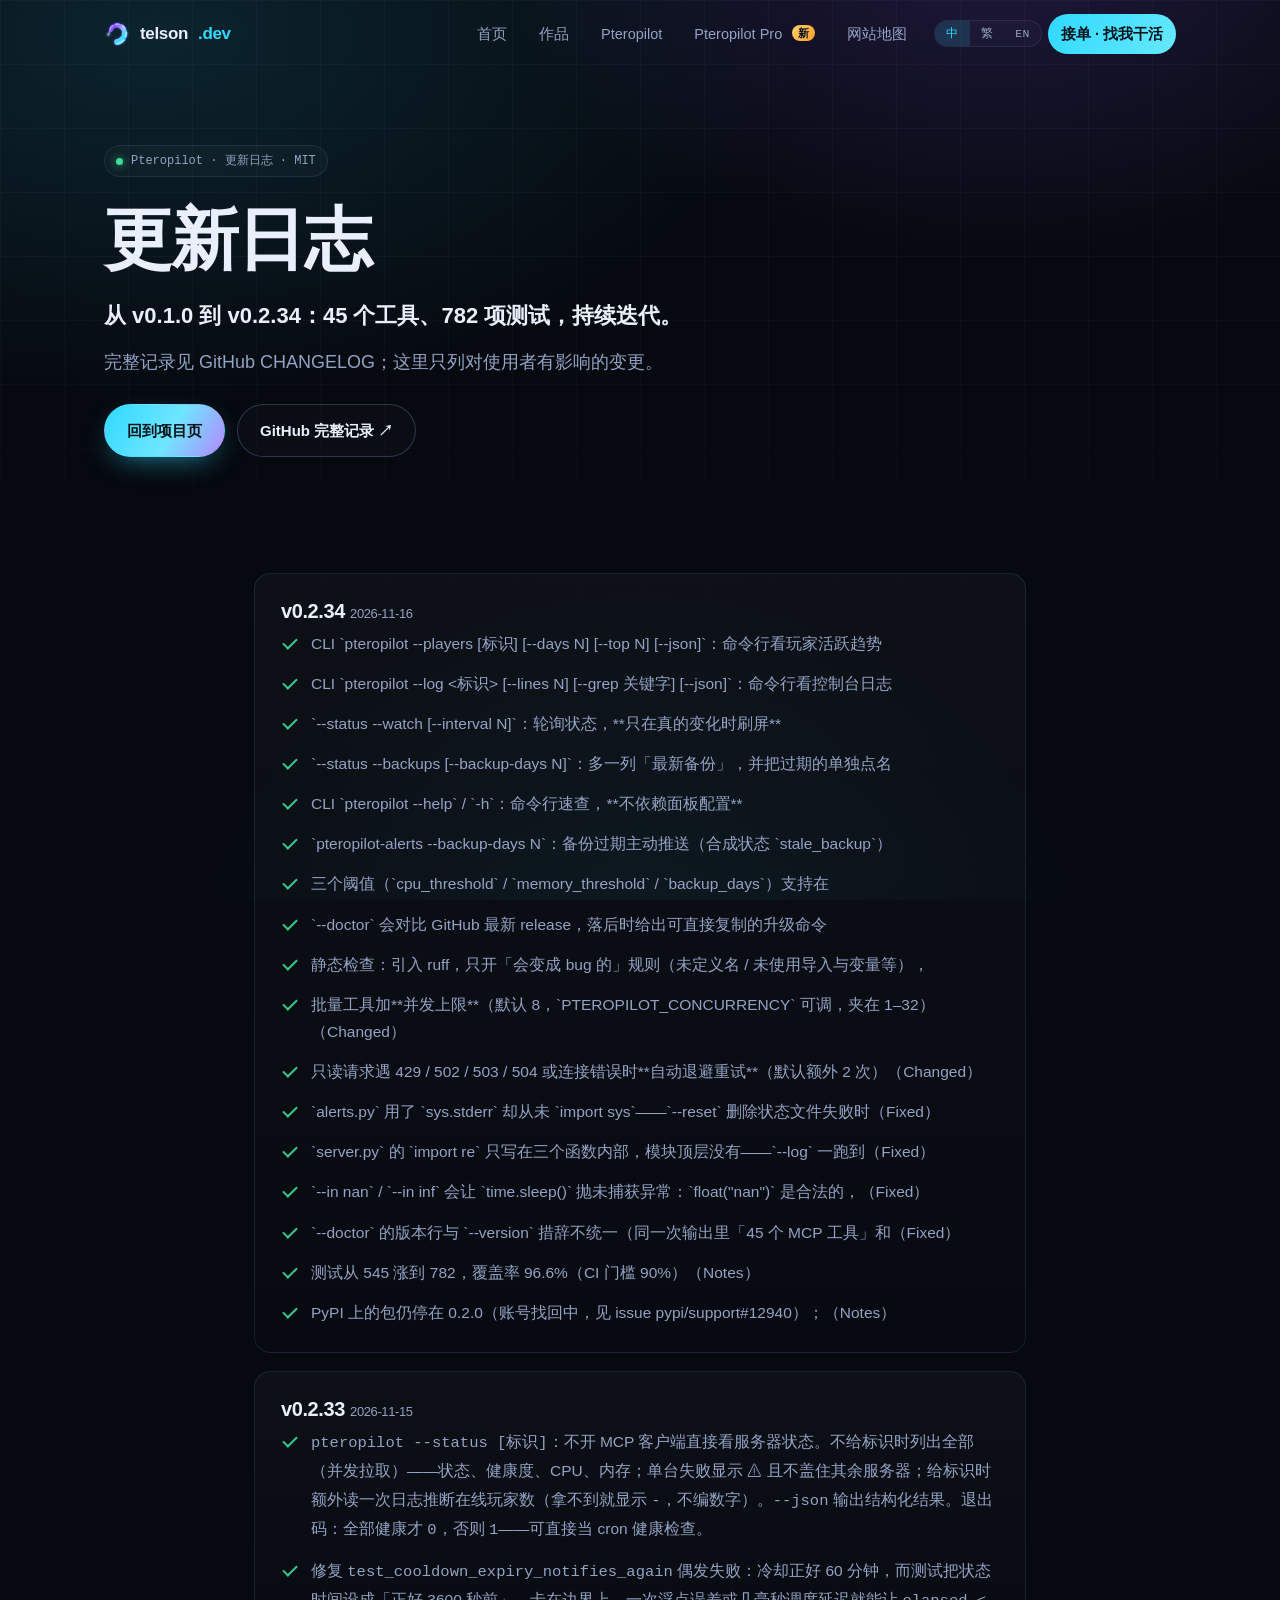
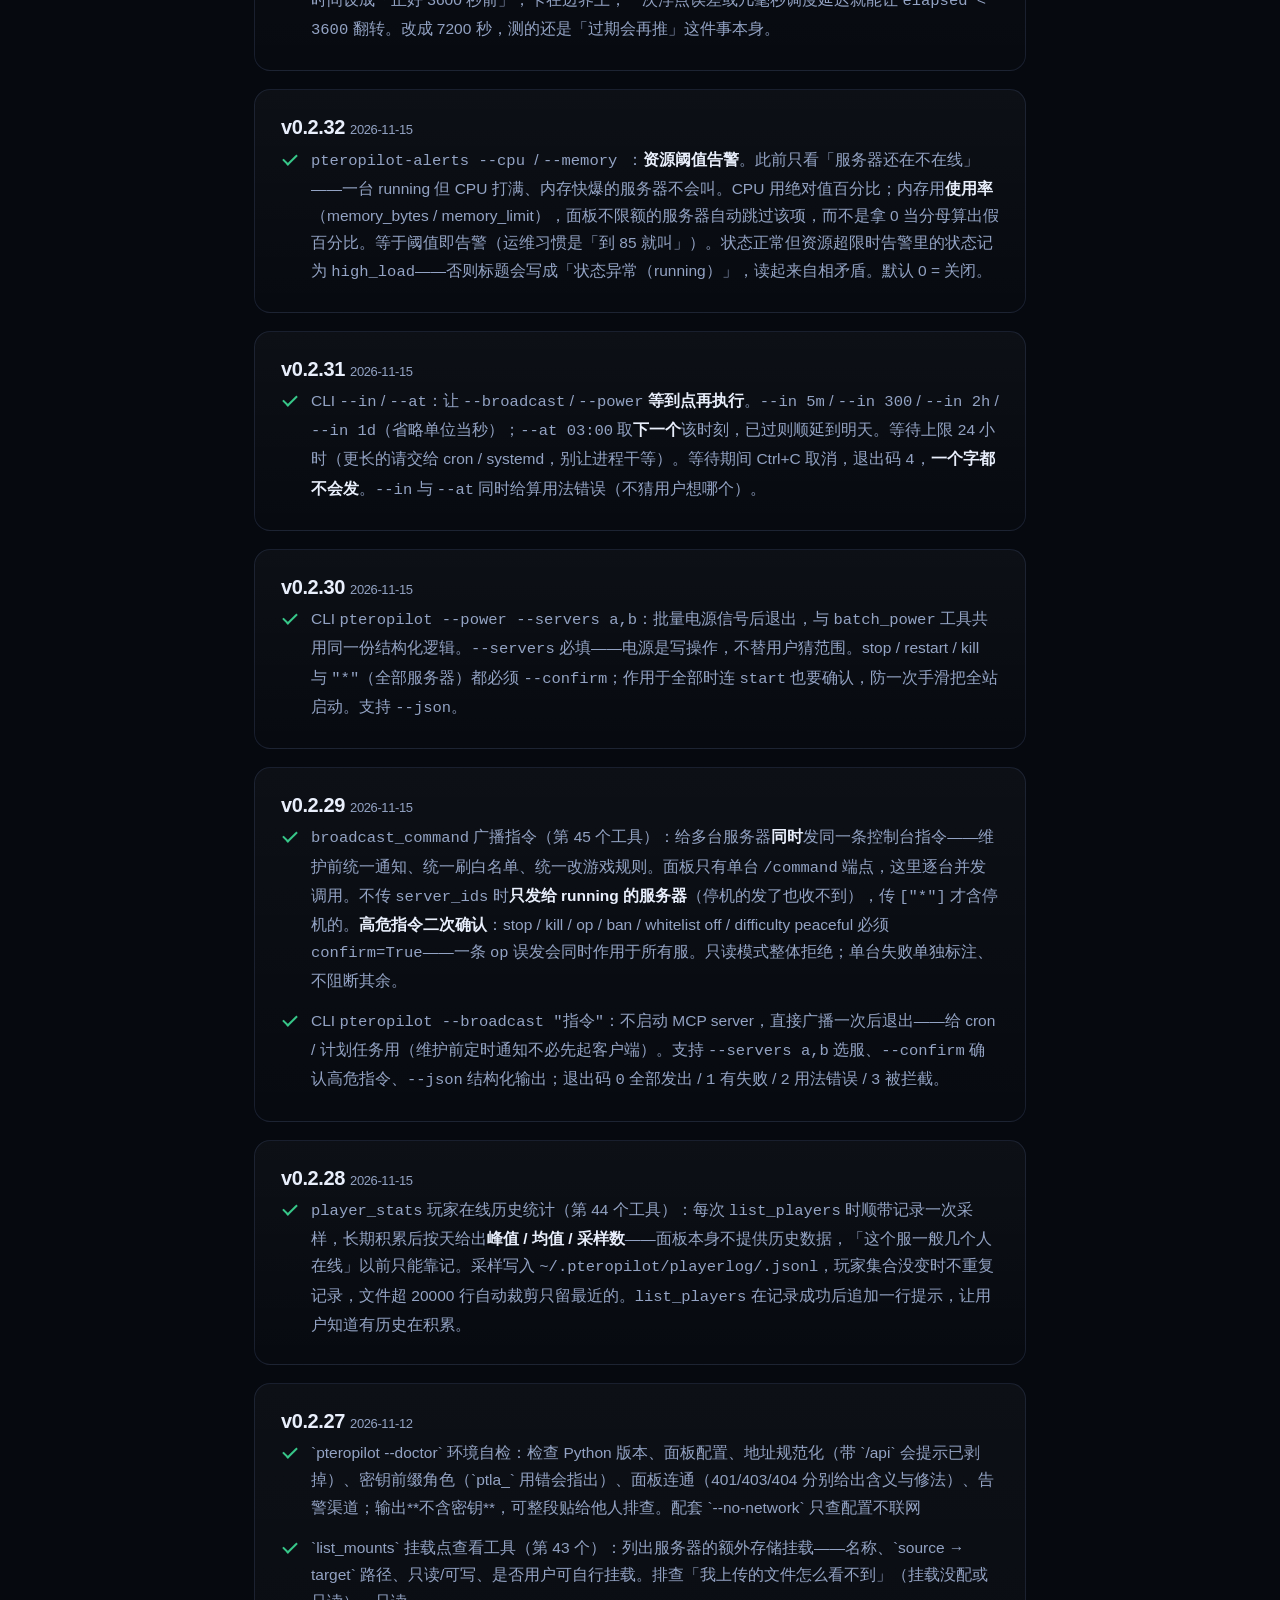
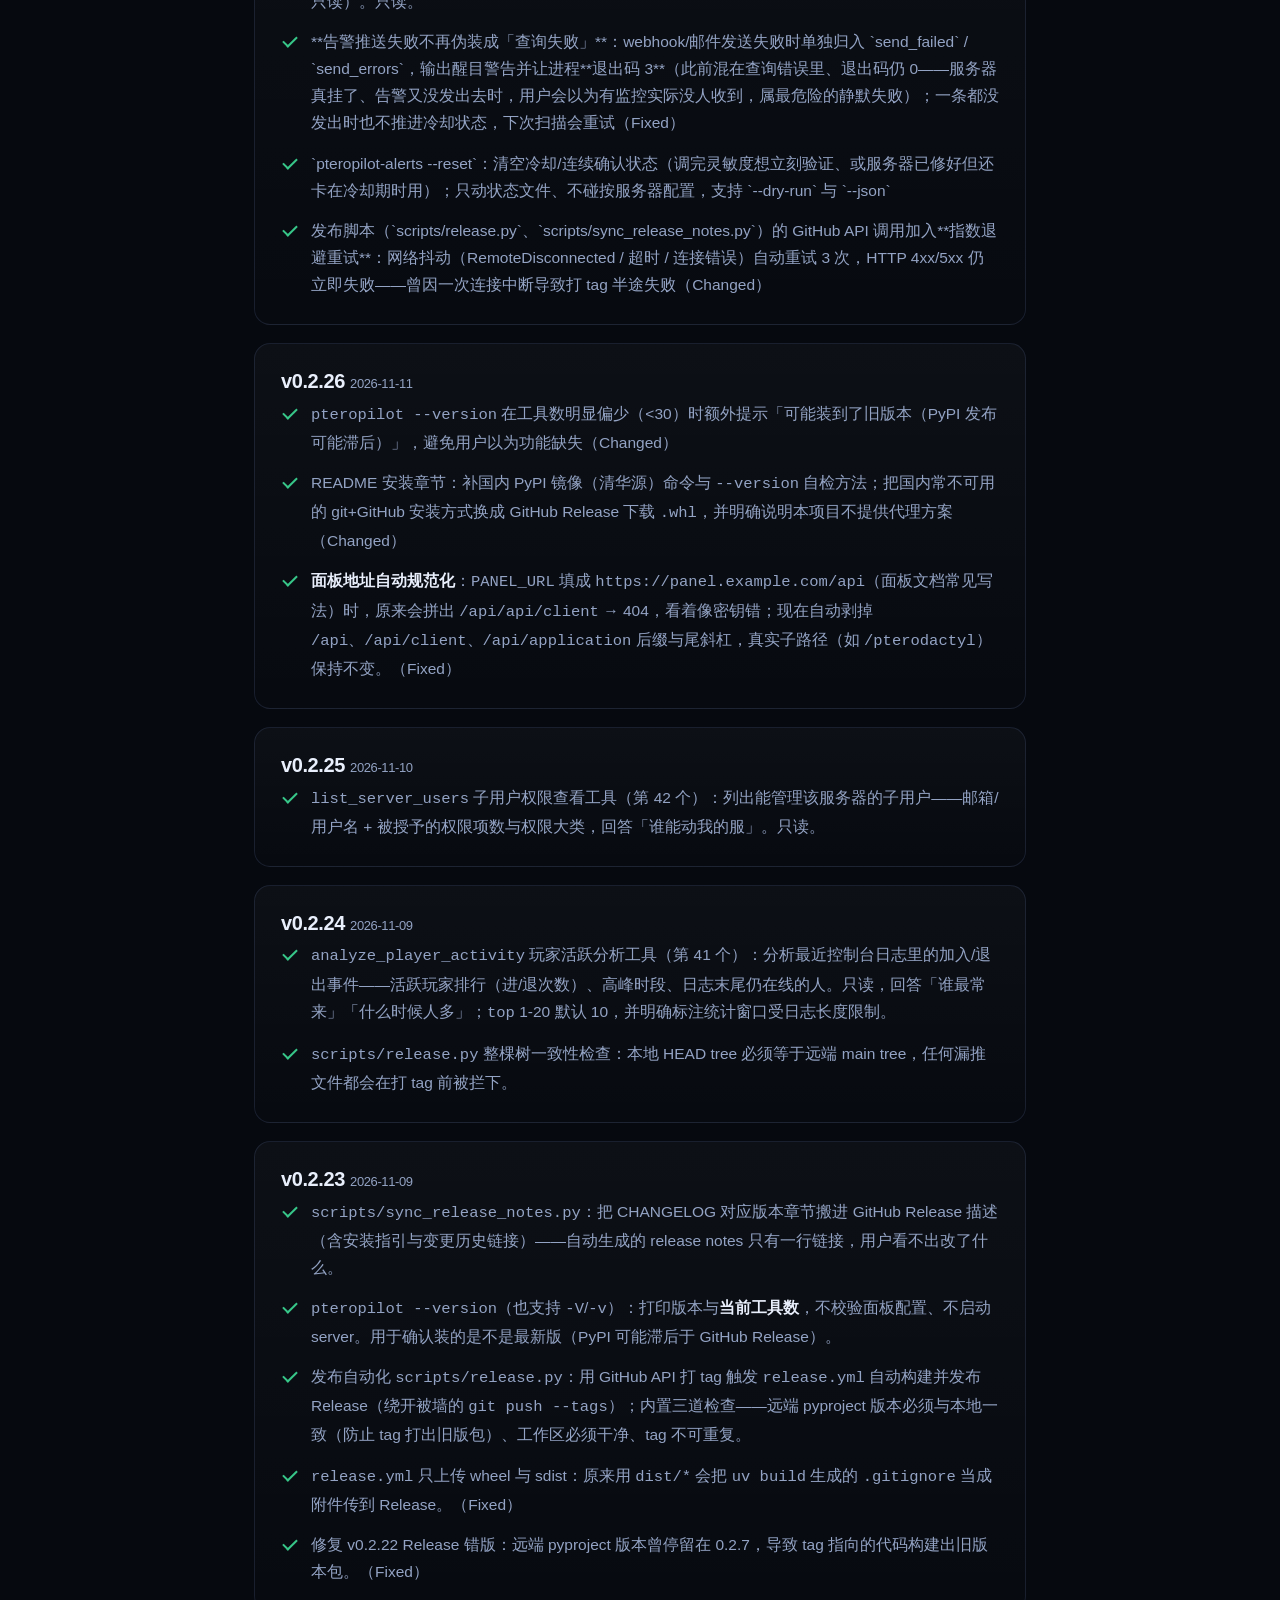
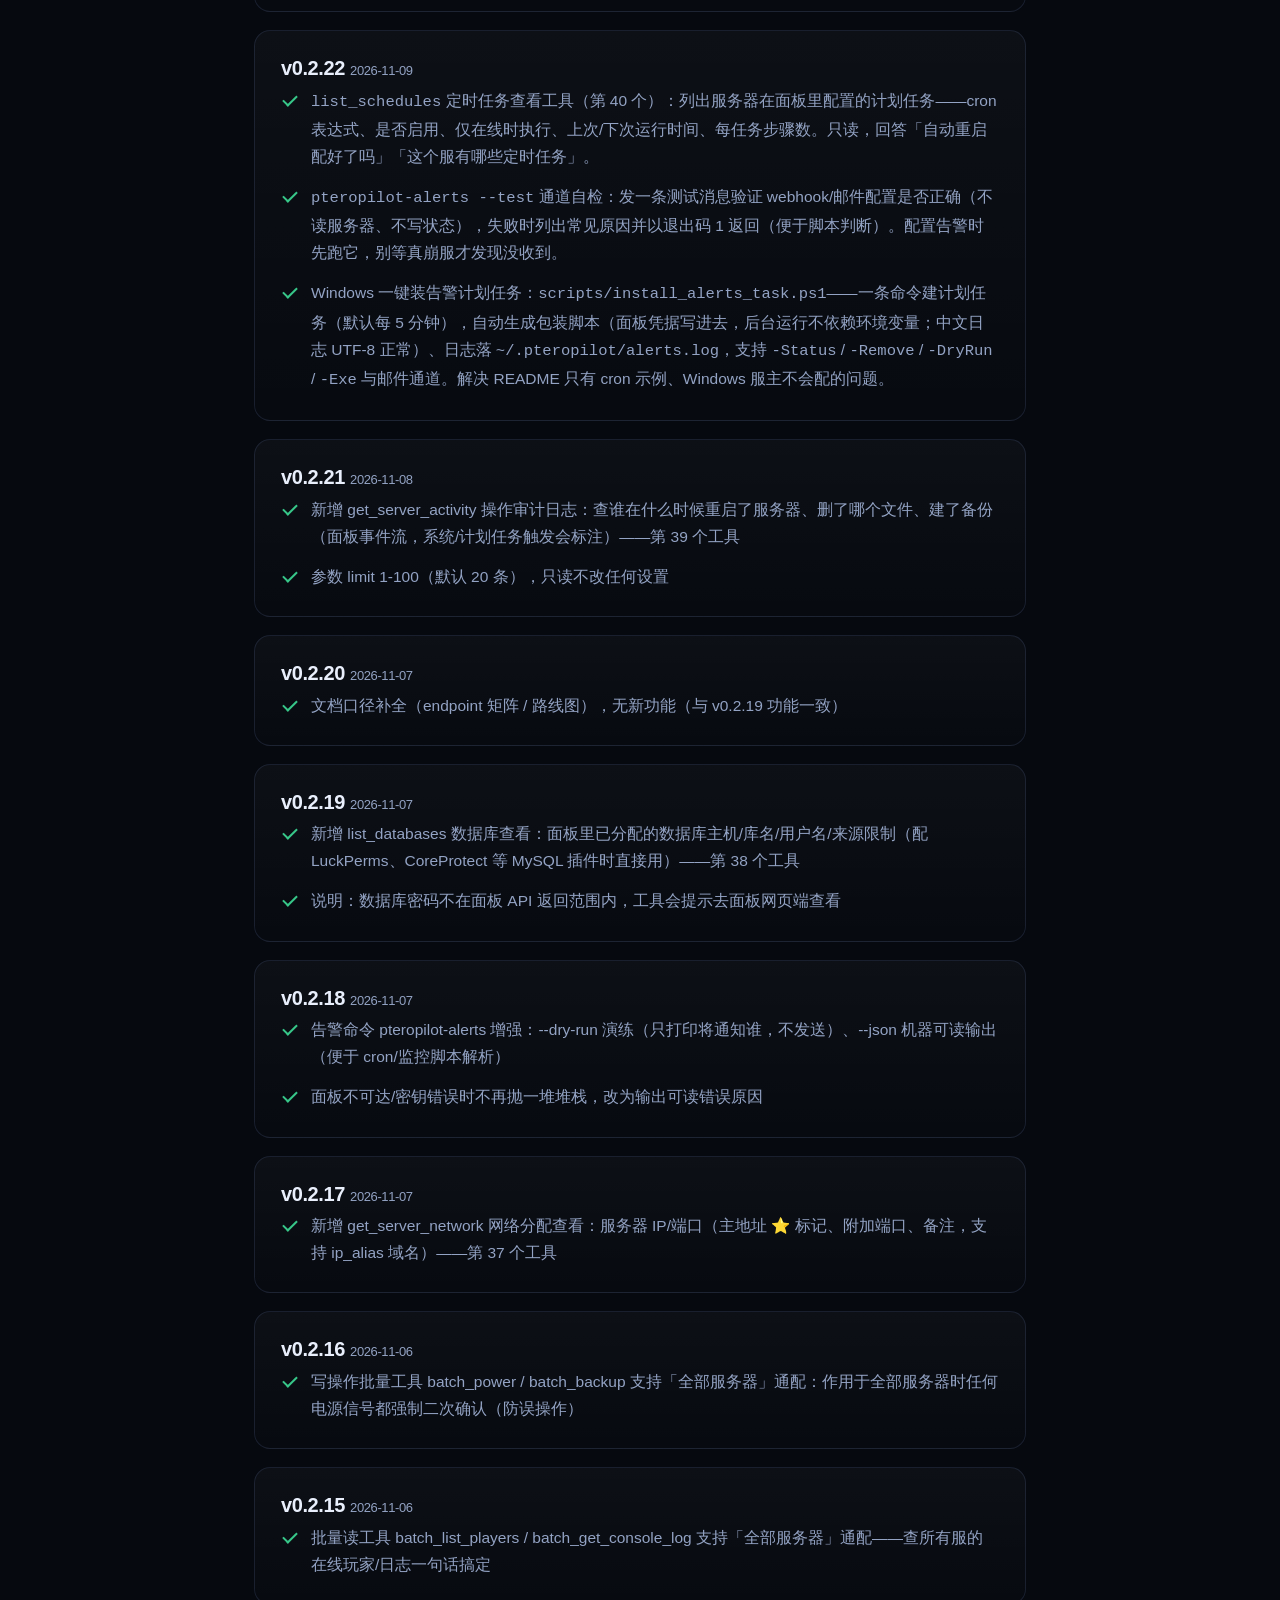
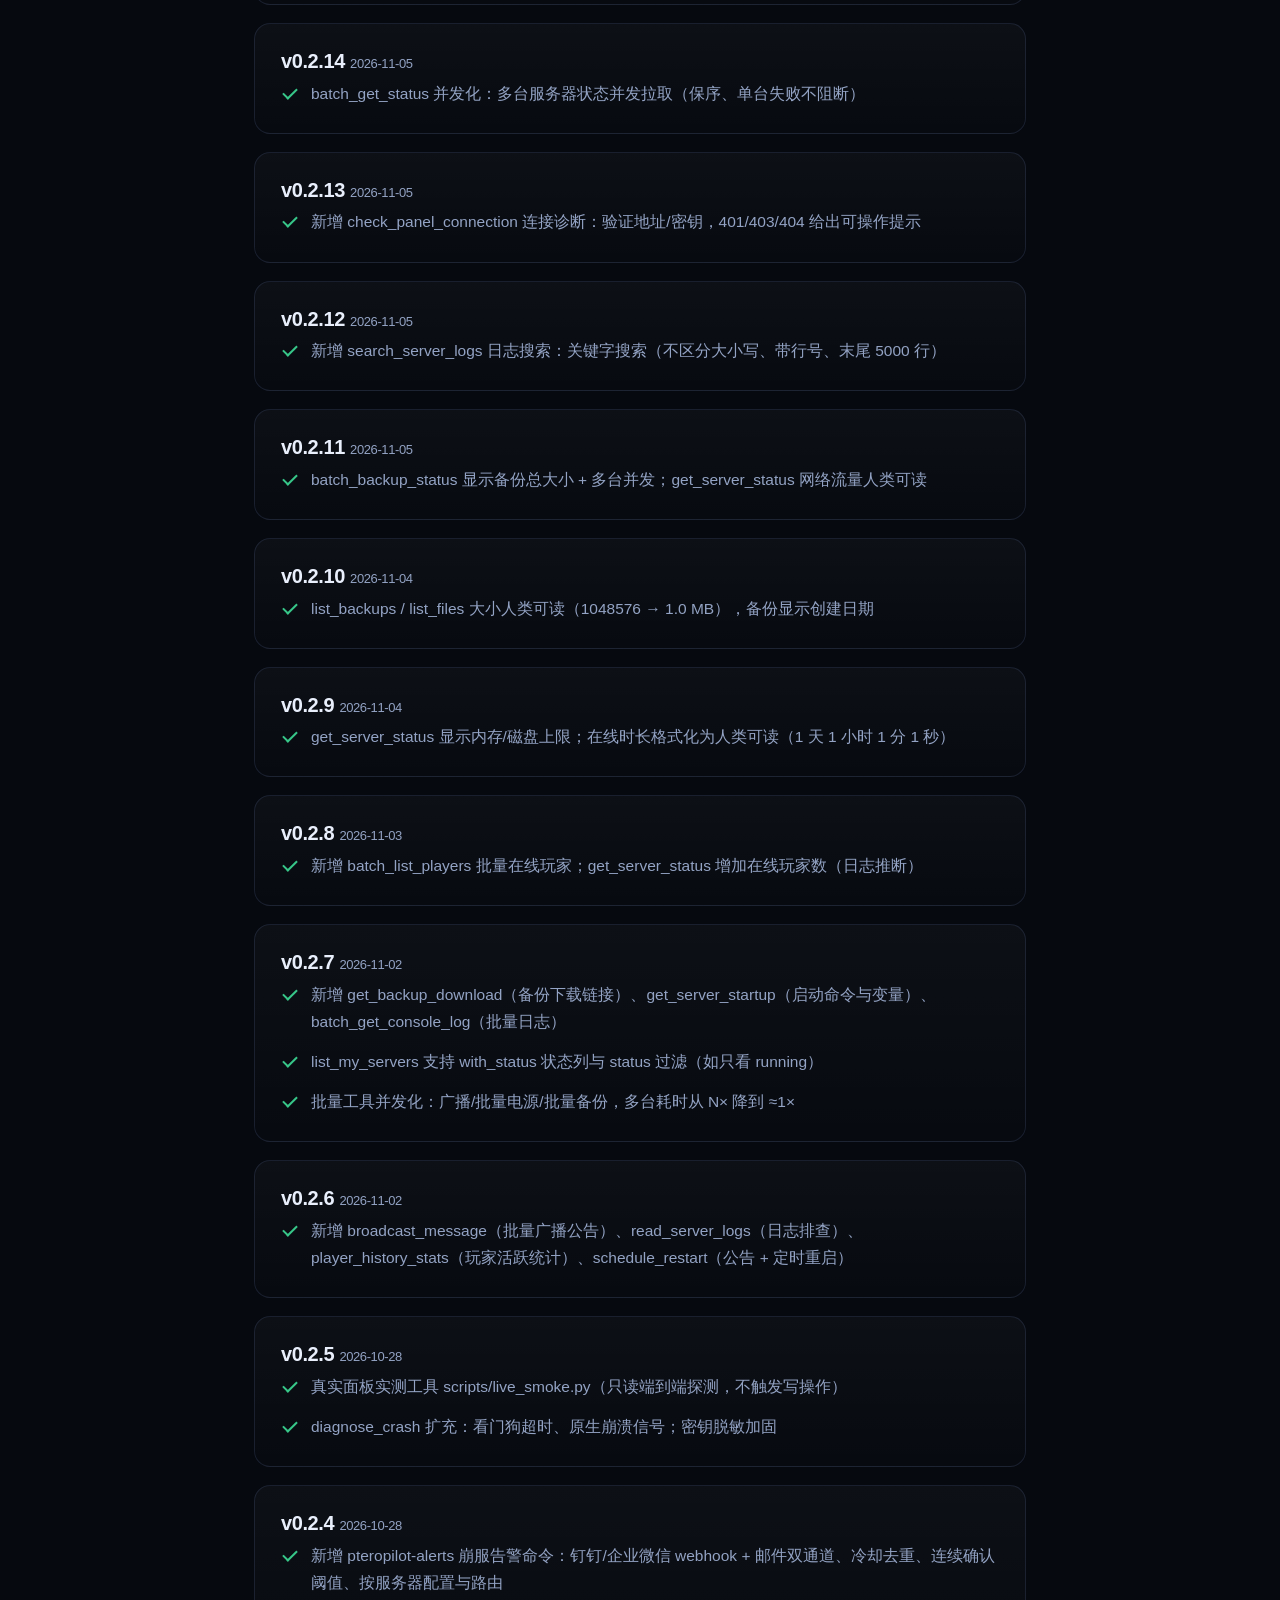
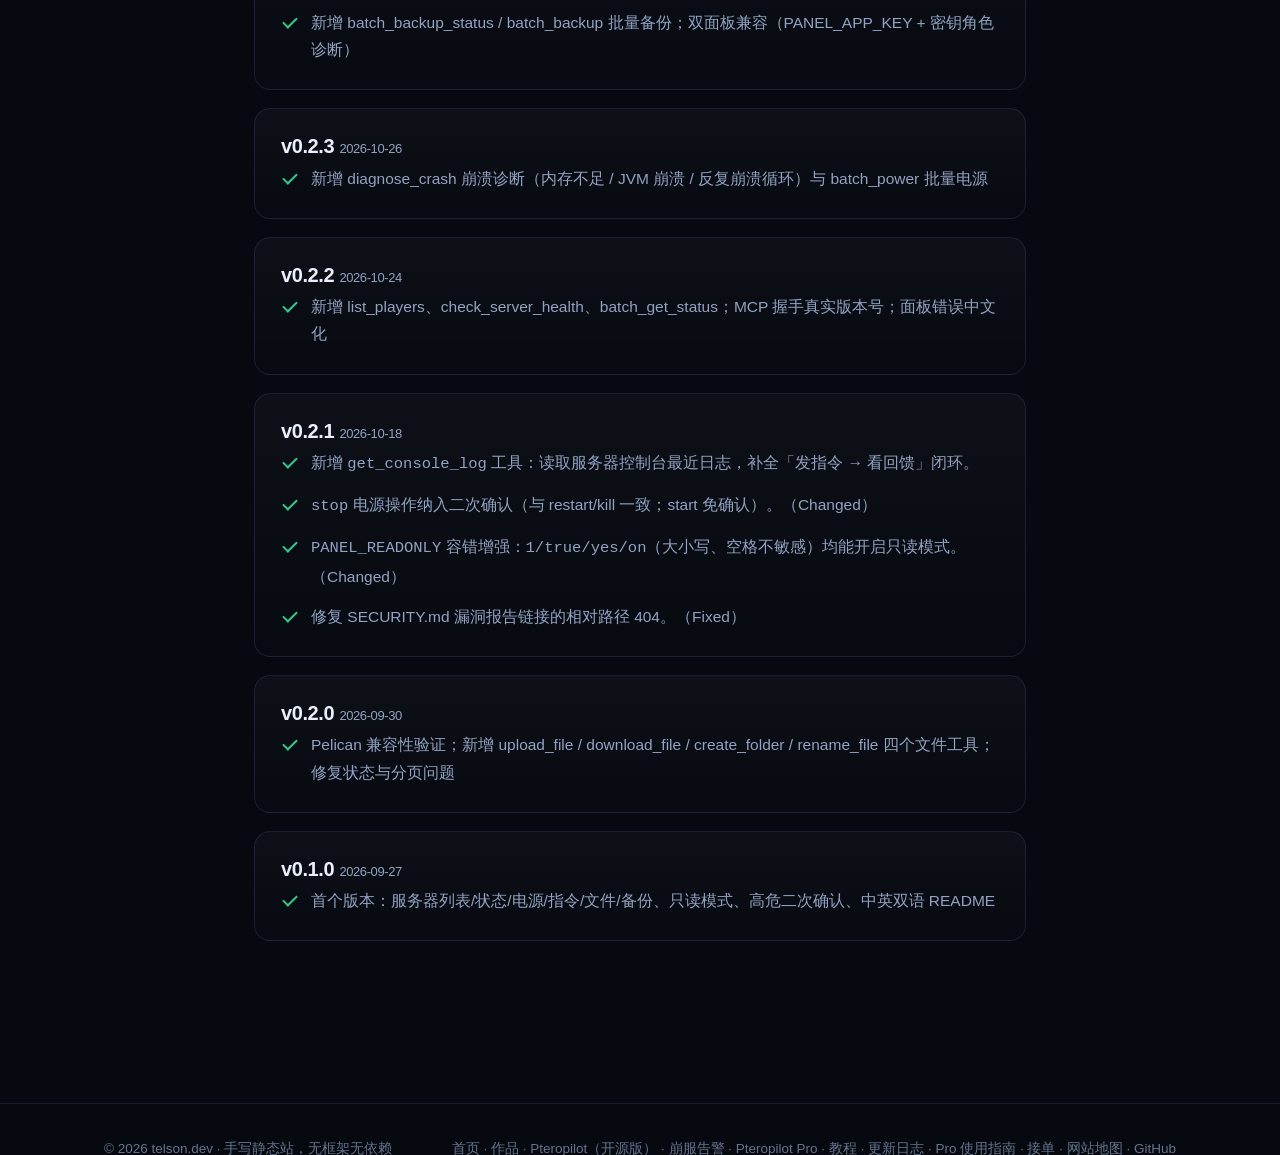
<file: changelog.html>
<!DOCTYPE html>
<html lang="zh-CN">
<head>
<meta charset="utf-8">
<meta name="viewport" content="width=device-width, initial-scale=1">
<title>Pteropilot 更新日志 — 版本历史 | telson.dev</title>
<meta name="description" content="Pteropilot 更新日志：从 v0.1.0 到 v0.2.34 的版本历史——45 个 MCP 工具、批量并发化、日志搜索、连接诊断、网络地址、玩家统计、计划重启、备份下载等，782 项测试。">
<meta property="og:type" content="article">
<meta property="og:site_name" content="telson.dev">
<meta property="og:title" content="Pteropilot 更新日志">
<meta property="og:description" content="v0.1.0 → v0.2.34 · 45 个工具 · 545 测试">
<meta property="og:url" content="https://telson.dev/changelog.html">
<meta name="theme-color" content="#06090f">
<link rel="icon" href="assets/img/icon.svg" type="image/svg+xml">
<link rel="icon" href="assets/img/icon.png" type="image/png">
<link rel="apple-touch-icon" href="assets/img/apple-touch-icon.png">
<link rel="canonical" href="https://telson.dev/changelog.html">
<script type="application/ld+json">{"@context":"https://schema.org","@type":"Article","headline":"Pteropilot 更新日志","description":"Pteropilot 从 v0.1.0 到 v0.2.34 的版本历史","url":"https://telson.dev/changelog.html","author":{"@type":"Person","name":"telson"}}</script>
<link rel="stylesheet" href="assets/css/style.css?v=20261121a">
</head>
<body data-title-zh="Pteropilot 更新日志 — 版本历史 | telson.dev" data-title-tw="Pteropilot 更新日誌 — 版本歷史 | telson.dev" data-title-en="Pteropilot Changelog — Version History | telson.dev">

<div class="bg-field"></div>
<div class="bg-grid"></div>
<canvas class="grid-canvas" aria-hidden="true"></canvas>
<div class="scroll-progress" aria-hidden="true"><i></i></div>

<header class="nav">
  <div class="wrap nav__inner">
    <a class="brand" href="index.html">
      <img src="assets/img/mark.svg" alt="telson">
      telson<span>.dev</span>
    </a>
    <button class="nav__toggle" type="button" aria-label="菜单" aria-expanded="false" aria-controls="nav-links">
      <svg width="18" height="18" viewBox="0 0 24 24" fill="none" stroke="currentColor" stroke-width="2" stroke-linecap="round"><path d="M4 7h16M4 12h16M4 17h16"/></svg>
    </button>
    <nav class="nav__links" id="nav-links" aria-label="主导航">
      <a class="nav__link" href="index.html" data-zh="首页" data-zh-tw="首頁" data-en="Home">首页</a>
      <a class="nav__link" href="projects.html" data-zh="作品" data-zh-tw="作品" data-en="Work">作品</a>
      <a class="nav__link" href="pteropilot.html">Pteropilot</a>
      <a class="nav__link" href="pro.html">Pteropilot Pro <span class="nav-new" data-zh="新" data-zh-tw="新" data-en="NEW">新</span></a>
      <a class="nav__link" href="sitemap.html" data-zh="网站地图" data-zh-tw="網站地圖" data-en="Site map">网站地图</a>
      <div class="lang-toggle" role="group" aria-label="语言 / Language">
        <button type="button" data-lang="zh" aria-pressed="true">中</button>
        <button type="button" data-lang="zh-TW" aria-pressed="false">繁</button>
        <button type="button" data-lang="en" aria-pressed="false">EN</button>
      </div>
      <a class="nav__link nav__link--cta" href="services.html" data-zh="接单 · 找我干活" data-zh-tw="接單 · 找我幹活" data-en="Hire me">接单 · 找我干活</a>
    </nav>
  </div>
</header>

<main>

  <!-- ============ page hero ============ -->
  <section class="page-hero">
    <div class="wrap">
      <span class="page-hero__badge"><span class="dot-live"></span><span data-version data-zh="Pteropilot · 更新日志 · MIT" data-zh-tw="Pteropilot · 更新日誌 · MIT" data-en="Pteropilot · Changelog · MIT">Pteropilot · 更新日志 · MIT</span></span>
      <h1 style="margin:22px 0 16px">更新日志</h1>
      <p class="lead" style="font-size:clamp(18px,2.1vw,22px);color:var(--text);font-weight:700"
         data-zh="从 v0.1.0 到 v0.2.34：45 个工具、782 项测试，持续迭代。" data-zh-tw="從 v0.1.0 到 v0.2.34：45 個工具、782 項測試，持續迭代。"
         data-en="From v0.1.0 to v0.2.34: 45 tools, 782 tests, iterating steadily.">
        从 v0.1.0 到 v0.2.34：45 个工具、782 项测试，持续迭代。
      </p>
      <p class="lead" style="max-width:640px;margin-top:10px"
         data-zh="完整记录见 GitHub CHANGELOG；这里只列对使用者有影响的变更。" data-zh-tw="完整記錄見 GitHub CHANGELOG；這裡只列對使用者有影響的變更。"
         data-en="Full history lives in the GitHub CHANGELOG; only user-facing changes are listed here.">
        完整记录见 GitHub CHANGELOG；这里只列对使用者有影响的变更。
      </p>
      <div class="btn-row" style="margin-top:24px">
        <a class="btn btn--primary" href="pteropilot.html" data-zh="回到项目页" data-zh-tw="回到專案頁" data-en="Project page">回到项目页</a>
        <a class="btn btn--ghost" href="https://github.com/telson-dev/pteropilot/blob/main/CHANGELOG.md" target="_blank" rel="noopener" data-zh="GitHub 完整记录 ↗" data-zh-tw="GitHub 完整記錄 ↗" data-en="Full changelog on GitHub ↗">GitHub 完整记录 ↗</a>
      </div>
    </div>
  </section>

  <!-- ============ versions ============ -->
  <section class="section section--tight">
    <div class="wrap" style="max-width:820px">

      <!-- CHANGELOG:START（此区由 scripts/sync_changelog.py 自动生成，勿手工编辑） -->

      <article class="card reveal" style="margin-bottom:18px">
        <h2 style="margin:0 0 6px;font-size:20px">v0.2.34 <span class="muted" style="font-size:13px;font-weight:400">2026-11-16</span></h2>
        <ul class="ticks">
          <li data-zh="CLI `pteropilot --players [标识] [--days N] [--top N] [--json]`：命令行看玩家活跃趋势" data-en="CLI `pteropilot --players [标识] [--days N] [--top N] [--json]`：命令行看玩家活跃趋势">CLI `pteropilot --players [标识] [--days N] [--top N] [--json]`：命令行看玩家活跃趋势</li>
          <li data-zh="CLI `pteropilot --log &lt;标识&gt; [--lines N] [--grep 关键字] [--json]`：命令行看控制台日志" data-en="CLI `pteropilot --log &lt;标识&gt; [--lines N] [--grep 关键字] [--json]`：命令行看控制台日志">CLI `pteropilot --log &lt;标识&gt; [--lines N] [--grep 关键字] [--json]`：命令行看控制台日志</li>
          <li data-zh="`--status --watch [--interval N]`：轮询状态，**只在真的变化时刷屏**" data-en="`--status --watch [--interval N]`：轮询状态，**只在真的变化时刷屏**">`--status --watch [--interval N]`：轮询状态，**只在真的变化时刷屏**</li>
          <li data-zh="`--status --backups [--backup-days N]`：多一列「最新备份」，并把过期的单独点名" data-en="`--status --backups [--backup-days N]`：多一列「最新备份」，并把过期的单独点名">`--status --backups [--backup-days N]`：多一列「最新备份」，并把过期的单独点名</li>
          <li data-zh="CLI `pteropilot --help` / `-h`：命令行速查，**不依赖面板配置**" data-en="CLI `pteropilot --help` / `-h`：命令行速查，**不依赖面板配置**">CLI `pteropilot --help` / `-h`：命令行速查，**不依赖面板配置**</li>
          <li data-zh="`pteropilot-alerts --backup-days N`：备份过期主动推送（合成状态 `stale_backup`）" data-en="`pteropilot-alerts --backup-days N`：备份过期主动推送（合成状态 `stale_backup`）">`pteropilot-alerts --backup-days N`：备份过期主动推送（合成状态 `stale_backup`）</li>
          <li data-zh="三个阈值（`cpu_threshold` / `memory_threshold` / `backup_days`）支持在" data-en="三个阈值（`cpu_threshold` / `memory_threshold` / `backup_days`）支持在">三个阈值（`cpu_threshold` / `memory_threshold` / `backup_days`）支持在</li>
          <li data-zh="`--doctor` 会对比 GitHub 最新 release，落后时给出可直接复制的升级命令" data-en="`--doctor` 会对比 GitHub 最新 release，落后时给出可直接复制的升级命令">`--doctor` 会对比 GitHub 最新 release，落后时给出可直接复制的升级命令</li>
          <li data-zh="静态检查：引入 ruff，只开「会变成 bug 的」规则（未定义名 / 未使用导入与变量等），" data-en="静态检查：引入 ruff，只开「会变成 bug 的」规则（未定义名 / 未使用导入与变量等），">静态检查：引入 ruff，只开「会变成 bug 的」规则（未定义名 / 未使用导入与变量等），</li>
          <li data-zh="批量工具加**并发上限**（默认 8，`PTEROPILOT_CONCURRENCY` 可调，夹在 1–32）（Changed）" data-en="批量工具加**并发上限**（默认 8，`PTEROPILOT_CONCURRENCY` 可调，夹在 1–32）（Changed）">批量工具加**并发上限**（默认 8，`PTEROPILOT_CONCURRENCY` 可调，夹在 1–32）（Changed）</li>
          <li data-zh="只读请求遇 429 / 502 / 503 / 504 或连接错误时**自动退避重试**（默认额外 2 次）（Changed）" data-en="只读请求遇 429 / 502 / 503 / 504 或连接错误时**自动退避重试**（默认额外 2 次）（Changed）">只读请求遇 429 / 502 / 503 / 504 或连接错误时**自动退避重试**（默认额外 2 次）（Changed）</li>
          <li data-zh="`alerts.py` 用了 `sys.stderr` 却从未 `import sys`——`--reset` 删除状态文件失败时（Fixed）" data-en="`alerts.py` 用了 `sys.stderr` 却从未 `import sys`——`--reset` 删除状态文件失败时（Fixed）">`alerts.py` 用了 `sys.stderr` 却从未 `import sys`——`--reset` 删除状态文件失败时（Fixed）</li>
          <li data-zh="`server.py` 的 `import re` 只写在三个函数内部，模块顶层没有——`--log` 一跑到（Fixed）" data-en="`server.py` 的 `import re` 只写在三个函数内部，模块顶层没有——`--log` 一跑到（Fixed）">`server.py` 的 `import re` 只写在三个函数内部，模块顶层没有——`--log` 一跑到（Fixed）</li>
          <li data-zh="`--in nan` / `--in inf` 会让 `time.sleep()` 抛未捕获异常：`float(&quot;nan&quot;)` 是合法的，（Fixed）" data-en="`--in nan` / `--in inf` 会让 `time.sleep()` 抛未捕获异常：`float(&quot;nan&quot;)` 是合法的，（Fixed）">`--in nan` / `--in inf` 会让 `time.sleep()` 抛未捕获异常：`float(&quot;nan&quot;)` 是合法的，（Fixed）</li>
          <li data-zh="`--doctor` 的版本行与 `--version` 措辞不统一（同一次输出里「45 个 MCP 工具」和（Fixed）" data-en="`--doctor` 的版本行与 `--version` 措辞不统一（同一次输出里「45 个 MCP 工具」和（Fixed）">`--doctor` 的版本行与 `--version` 措辞不统一（同一次输出里「45 个 MCP 工具」和（Fixed）</li>
          <li data-zh="测试从 545 涨到 782，覆盖率 96.6%（CI 门槛 90%）（Notes）" data-en="测试从 545 涨到 782，覆盖率 96.6%（CI 门槛 90%）（Notes）">测试从 545 涨到 782，覆盖率 96.6%（CI 门槛 90%）（Notes）</li>
          <li data-zh="PyPI 上的包仍停在 0.2.0（账号找回中，见 issue pypi/support#12940）；（Notes）" data-en="PyPI 上的包仍停在 0.2.0（账号找回中，见 issue pypi/support#12940）；（Notes）">PyPI 上的包仍停在 0.2.0（账号找回中，见 issue pypi/support#12940）；（Notes）</li>
        </ul>
      </article>

      <article class="card reveal" style="margin-bottom:18px">
        <h2 style="margin:0 0 6px;font-size:20px">v0.2.33 <span class="muted" style="font-size:13px;font-weight:400">2026-11-15</span></h2>
        <ul class="ticks">
          <li data-zh="<code>pteropilot --status [标识]</code>：不开 MCP 客户端直接看服务器状态。不给标识时列出全部（并发拉取）——状态、健康度、CPU、内存；单台失败显示 <code>⚠</code> 且不盖住其余服务器；给标识时额外读一次日志推断在线玩家数（拿不到就显示 <code>-</code>，不编数字）。<code>--json</code> 输出结构化结果。退出码：全部健康才 <code>0</code>，否则 <code>1</code>——可直接当 cron 健康检查。" data-zh-tw="<code>pteropilot --status [標識]</code>：不開 MCP 客戶端直接看伺服器狀態。不給標識時列出全部（併發拉取）——狀態、健康度、CPU、記憶體；單臺失敗顯示 <code>⚠</code> 且不蓋住其餘伺服器；給標識時額外讀一次日誌推斷線上玩家數（拿不到就顯示 <code>-</code>，不編數字）。<code>--json</code> 輸出結構化結果。退出碼：全部健康才 <code>0</code>，否則 <code>1</code>——可直接當 cron 健康檢查。" data-en="<code>pteropilot --status [id]</code>: inspect servers straight from the shell, no MCP client. Without an id it lists every server concurrently — state, health, CPU, memory; one failing server shows <code>⚠</code> without hiding the rest. With an id it also reads the console log to infer online players (shows <code>-</code> rather than guessing). <code>--json</code> for scripts. Exit code <code>0</code> only when everything is healthy, <code>1</code> otherwise — usable as a cron health check."><code>pteropilot --status [标识]</code>：不开 MCP 客户端直接看服务器状态。不给标识时列出全部（并发拉取）——状态、健康度、CPU、内存；单台失败显示 <code>⚠</code> 且不盖住其余服务器；给标识时额外读一次日志推断在线玩家数（拿不到就显示 <code>-</code>，不编数字）。<code>--json</code> 输出结构化结果。退出码：全部健康才 <code>0</code>，否则 <code>1</code>——可直接当 cron 健康检查。</li>
          <li data-zh="修复 <code>test_cooldown_expiry_notifies_again</code> 偶发失败：冷却正好 60 分钟，而测试把状态时间设成「正好 3600 秒前」，卡在边界上，一次浮点误差或几毫秒调度延迟就能让 <code>elapsed &lt; 3600</code> 翻转。改成 7200 秒，测的还是「过期会再推」这件事本身。" data-zh-tw="修復 <code>test_cooldown_expiry_notifies_again</code> 偶發失敗：冷卻正好 60 分鐘，而測試把狀態時間設成「正好 3600 秒前」，卡在邊界上，一次浮點誤差或幾毫秒排程延遲就能讓 <code>elapsed &lt; 3600</code> 翻轉。改成 7200 秒，測的還是「過期會再推」這件事本身。" data-en="Fixed a flaky <code>test_cooldown_expiry_notifies_again</code>: the cooldown is exactly 60 minutes and the test set the state timestamp to exactly 3600s ago — right on the boundary, where one float error or a few ms of scheduling delay flips <code>elapsed &lt; 3600</code>. Now 7200s; the test still checks that an expired cooldown re-notifies.">修复 <code>test_cooldown_expiry_notifies_again</code> 偶发失败：冷却正好 60 分钟，而测试把状态时间设成「正好 3600 秒前」，卡在边界上，一次浮点误差或几毫秒调度延迟就能让 <code>elapsed < 3600</code> 翻转。改成 7200 秒，测的还是「过期会再推」这件事本身。</li>
        </ul>
      </article>

      <article class="card reveal" style="margin-bottom:18px">
        <h2 style="margin:0 0 6px;font-size:20px">v0.2.32 <span class="muted" style="font-size:13px;font-weight:400">2026-11-15</span></h2>
        <ul class="ticks">
          <li data-zh="<code>pteropilot-alerts --cpu &lt;pct&gt;</code> / <code>--memory &lt;pct&gt;</code>：<strong>资源阈值告警</strong>。此前只看「服务器还在不在线」——一台 running 但 CPU 打满、内存快爆的服务器不会叫。CPU 用绝对值百分比；内存用<strong>使用率</strong>（memory_bytes / memory_limit），面板不限额的服务器自动跳过该项，而不是拿 0 当分母算出假百分比。等于阈值即告警（运维习惯是「到 85 就叫」）。状态正常但资源超限时告警里的状态记为 <code>high_load</code>——否则标题会写成「状态异常（running）」，读起来自相矛盾。默认 0 = 关闭。" data-zh-tw="<code>pteropilot-alerts --cpu &lt;pct&gt;</code> / <code>--memory &lt;pct&gt;</code>：<strong>資源閾值告警</strong>。此前只看「伺服器還在不線上」——一臺 running 但 CPU 打滿、記憶體快爆的伺服器不會叫。CPU 用絕對值百分比；記憶體用<strong>使用率</strong>（memory_bytes / memory_limit），面板不限額的伺服器自動跳過該項，而不是拿 0 當分母算出假百分比。等於閾值即告警（運維習慣是「到 85 就叫」）。狀態正常但資源超限時告警裡的狀態記為 <code>high_load</code>——否則標題會寫成「狀態異常（running）」，讀起來自相矛盾。預設 0 = 關閉。" data-en="<code>pteropilot-alerts --cpu &lt;pct&gt;</code> / <code>--memory &lt;pct&gt;</code>: <strong>threshold alerts on load</strong>. Until now it only fired when a server was offline — a running server pegged at 99% CPU looked perfectly healthy. CPU is an absolute percentage; memory is a <strong>usage ratio</strong> (memory_bytes / memory_limit), and servers without a limit are skipped rather than scored against zero. Hitting the threshold exactly alerts. When the state is healthy but resources are over, the reported state becomes <code>high_load</code> — otherwise the title would read &quot;abnormal (running)&quot;. Default 0 = off."><code>pteropilot-alerts --cpu <pct></code> / <code>--memory <pct></code>：<strong>资源阈值告警</strong>。此前只看「服务器还在不在线」——一台 running 但 CPU 打满、内存快爆的服务器不会叫。CPU 用绝对值百分比；内存用<strong>使用率</strong>（memory_bytes / memory_limit），面板不限额的服务器自动跳过该项，而不是拿 0 当分母算出假百分比。等于阈值即告警（运维习惯是「到 85 就叫」）。状态正常但资源超限时告警里的状态记为 <code>high_load</code>——否则标题会写成「状态异常（running）」，读起来自相矛盾。默认 0 = 关闭。</li>
        </ul>
      </article>

      <article class="card reveal" style="margin-bottom:18px">
        <h2 style="margin:0 0 6px;font-size:20px">v0.2.31 <span class="muted" style="font-size:13px;font-weight:400">2026-11-15</span></h2>
        <ul class="ticks">
          <li data-zh="CLI <code>--in</code> / <code>--at</code>：让 <code>--broadcast</code> / <code>--power</code> <strong>等到点再执行</strong>。<code>--in 5m</code> / <code>--in 300</code> / <code>--in 2h</code> / <code>--in 1d</code>（省略单位当秒）；<code>--at 03:00</code> 取<strong>下一个</strong>该时刻，已过则顺延到明天。等待上限 24 小时（更长的请交给 cron / systemd，别让进程干等）。等待期间 Ctrl+C 取消，退出码 <code>4</code>，<strong>一个字都不会发</strong>。<code>--in</code> 与 <code>--at</code> 同时给算用法错误（不猜用户想哪个）。" data-zh-tw="CLI <code>--in</code> / <code>--at</code>：讓 <code>--broadcast</code> / <code>--power</code> <strong>等到點再執行</strong>。<code>--in 5m</code> / <code>--in 300</code> / <code>--in 2h</code> / <code>--in 1d</code>（省略單位當秒）；<code>--at 03:00</code> 取<strong>下一個</strong>該時刻，已過則順延到明天。等待上限 24 小時（更長的請交給 cron / systemd，別讓程序乾等）。等待期間 Ctrl+C 取消，退出碼 <code>4</code>，<strong>一個字都不會發</strong>。<code>--in</code> 與 <code>--at</code> 同時給算用法錯誤（不猜使用者想哪個）。" data-en="CLI <code>--in</code> / <code>--at</code>: make <code>--broadcast</code> / <code>--power</code> <strong>wait until a moment</strong> before acting. <code>--in 5m</code> / <code>--in 300</code> / <code>--in 2h</code> / <code>--in 1d</code> (no unit means seconds); <code>--at 03:00</code> takes the <strong>next</strong> occurrence, rolling to tomorrow if it already passed. Capped at 24 hours — anything longer belongs in cron/systemd. Ctrl+C during the wait cancels with exit code <code>4</code> and <strong>nothing is sent</strong>. Passing both <code>--in</code> and <code>--at</code> is a usage error.">CLI <code>--in</code> / <code>--at</code>：让 <code>--broadcast</code> / <code>--power</code> <strong>等到点再执行</strong>。<code>--in 5m</code> / <code>--in 300</code> / <code>--in 2h</code> / <code>--in 1d</code>（省略单位当秒）；<code>--at 03:00</code> 取<strong>下一个</strong>该时刻，已过则顺延到明天。等待上限 24 小时（更长的请交给 cron / systemd，别让进程干等）。等待期间 Ctrl+C 取消，退出码 <code>4</code>，<strong>一个字都不会发</strong>。<code>--in</code> 与 <code>--at</code> 同时给算用法错误（不猜用户想哪个）。</li>
        </ul>
      </article>

      <article class="card reveal" style="margin-bottom:18px">
        <h2 style="margin:0 0 6px;font-size:20px">v0.2.30 <span class="muted" style="font-size:13px;font-weight:400">2026-11-15</span></h2>
        <ul class="ticks">
          <li data-zh="CLI <code>pteropilot --power &lt;start|stop|restart|kill&gt; --servers a,b</code>：批量电源信号后退出，与 <code>batch_power</code> 工具共用同一份结构化逻辑。<code>--servers</code> 必填——电源是写操作，不替用户猜范围。stop / restart / kill 与 <code>&quot;*&quot;</code>（全部服务器）都必须 <code>--confirm</code>；作用于全部时连 <code>start</code> 也要确认，防一次手滑把全站启动。支持 <code>--json</code>。" data-zh-tw="CLI <code>pteropilot --power &lt;start|stop|restart|kill&gt; --servers a,b</code>：批次電源訊號後退出，與 <code>batch_power</code> 工具共用同一份結構化邏輯。<code>--servers</code> 必填——電源是寫操作，不替使用者猜範圍。stop / restart / kill 與 <code>&quot;*&quot;</code>（全部伺服器）都必須 <code>--confirm</code>；作用於全部時連 <code>start</code> 也要確認，防一次手滑把全站啟動。支援 <code>--json</code>。" data-en="CLI <code>pteropilot --power &lt;start|stop|restart|kill&gt; --servers a,b</code>: send power signals to several servers and exit, sharing one structured implementation with the <code>batch_power</code> tool. <code>--servers</code> is required — a power signal is a write, so it will not guess the scope. stop / restart / kill and <code>&quot;*&quot;</code> (every server) need <code>--confirm</code>; for <code>&quot;*&quot;</code> even <code>start</code> does. <code>--json</code> supported.">CLI <code>pteropilot --power <start|stop|restart|kill> --servers a,b</code>：批量电源信号后退出，与 <code>batch_power</code> 工具共用同一份结构化逻辑。<code>--servers</code> 必填——电源是写操作，不替用户猜范围。stop / restart / kill 与 <code>"*"</code>（全部服务器）都必须 <code>--confirm</code>；作用于全部时连 <code>start</code> 也要确认，防一次手滑把全站启动。支持 <code>--json</code>。</li>
        </ul>
      </article>

      <article class="card reveal" style="margin-bottom:18px">
        <h2 style="margin:0 0 6px;font-size:20px">v0.2.29 <span class="muted" style="font-size:13px;font-weight:400">2026-11-15</span></h2>
        <ul class="ticks">
          <li data-zh="<code>broadcast_command</code> 广播指令（第 45 个工具）：给多台服务器<strong>同时</strong>发同一条控制台指令——维护前统一通知、统一刷白名单、统一改游戏规则。面板只有单台 <code>/command</code> 端点，这里逐台并发调用。不传 <code>server_ids</code> 时<strong>只发给 running 的服务器</strong>（停机的发了也收不到），传 <code>[&quot;*&quot;]</code> 才含停机的。<strong>高危指令二次确认</strong>：stop / kill / op / ban / whitelist off / difficulty peaceful 必须 <code>confirm=True</code>——一条 <code>op</code> 误发会同时作用于所有服。只读模式整体拒绝；单台失败单独标注、不阻断其余。" data-zh-tw="<code>broadcast_command</code> 廣播指令（第 45 個工具）：給多臺伺服器<strong>同時</strong>發同一條控制檯指令——維護前統一通知、統一刷白名單、統一改遊戲規則。面板只有單臺 <code>/command</code> 端點，這裡逐臺併發呼叫。不傳 <code>server_ids</code> 時<strong>只發給 running 的伺服器</strong>（停機的發了也收不到），傳 <code>[&quot;*&quot;]</code> 才含停機的。<strong>高危指令二次確認</strong>：stop / kill / op / ban / whitelist off / difficulty peaceful 必須 <code>confirm=True</code>——一條 <code>op</code> 誤發會同時作用於所有服。只讀模式整體拒絕；單臺失敗單獨標註、不阻斷其餘。" data-en="<code>broadcast_command</code>, the 45th tool: send <strong>the same</strong> console command to many servers at once — a maintenance notice, one whitelist edit, one gamerule change. The panel only exposes a per-server <code>/command</code> endpoint, so this fans out concurrently. Without <code>server_ids</code> it only targets <strong>running</strong> servers (stopped ones would not receive anything); pass <code>[&quot;*&quot;]</code> to include them. <strong>Dangerous commands need <code>confirm=True</code></strong>: stop / kill / op / ban / whitelist off / difficulty peaceful — one stray <code>op</code> would hit every server. Refused in read-only mode; a single failure is reported without blocking the rest."><code>broadcast_command</code> 广播指令（第 45 个工具）：给多台服务器<strong>同时</strong>发同一条控制台指令——维护前统一通知、统一刷白名单、统一改游戏规则。面板只有单台 <code>/command</code> 端点，这里逐台并发调用。不传 <code>server_ids</code> 时<strong>只发给 running 的服务器</strong>（停机的发了也收不到），传 <code>["*"]</code> 才含停机的。<strong>高危指令二次确认</strong>：stop / kill / op / ban / whitelist off / difficulty peaceful 必须 <code>confirm=True</code>——一条 <code>op</code> 误发会同时作用于所有服。只读模式整体拒绝；单台失败单独标注、不阻断其余。</li>
          <li data-zh="CLI <code>pteropilot --broadcast &quot;指令&quot;</code>：不启动 MCP server，直接广播一次后退出——给 cron / 计划任务用（维护前定时通知不必先起客户端）。支持 <code>--servers a,b</code> 选服、<code>--confirm</code> 确认高危指令、<code>--json</code> 结构化输出；退出码 <code>0</code> 全部发出 / <code>1</code> 有失败 / <code>2</code> 用法错误 / <code>3</code> 被拦截。" data-zh-tw="CLI <code>pteropilot --broadcast &quot;指令&quot;</code>：不啟動 MCP server，直接廣播一次後退出——給 cron / 計劃任務用（維護前定時通知不必先起客戶端）。支援 <code>--servers a,b</code> 選服、<code>--confirm</code> 確認高危指令、<code>--json</code> 結構化輸出；退出碼 <code>0</code> 全部發出 / <code>1</code> 有失敗 / <code>2</code> 用法錯誤 / <code>3</code> 被攔截。" data-en="CLI <code>pteropilot --broadcast &quot;cmd&quot;</code>: no MCP client needed — broadcast once, then exit, for cron and schedulers. <code>--servers a,b</code>, <code>--confirm</code> for dangerous commands, <code>--json</code> for structured output; exit codes <code>0</code> all sent / <code>1</code> some failed / <code>2</code> bad usage / <code>3</code> refused.">CLI <code>pteropilot --broadcast "指令"</code>：不启动 MCP server，直接广播一次后退出——给 cron / 计划任务用（维护前定时通知不必先起客户端）。支持 <code>--servers a,b</code> 选服、<code>--confirm</code> 确认高危指令、<code>--json</code> 结构化输出；退出码 <code>0</code> 全部发出 / <code>1</code> 有失败 / <code>2</code> 用法错误 / <code>3</code> 被拦截。</li>
        </ul>
      </article>

      <article class="card reveal" style="margin-bottom:18px">
        <h2 style="margin:0 0 6px;font-size:20px">v0.2.28 <span class="muted" style="font-size:13px;font-weight:400">2026-11-15</span></h2>
        <ul class="ticks">
          <li data-zh="<code>player_stats</code> 玩家在线历史统计（第 44 个工具）：每次 <code>list_players</code> 时顺带记录一次采样，长期积累后按天给出<strong>峰值 / 均值 / 采样数</strong>——面板本身不提供历史数据，「这个服一般几个人在线」以前只能靠记。采样写入 <code>~/.pteropilot/playerlog/&lt;server_id&gt;.jsonl</code>，玩家集合没变时不重复记录，文件超 20000 行自动裁剪只留最近的。<code>list_players</code> 在记录成功后追加一行提示，让用户知道有历史在积累。" data-zh-tw="<code>player_stats</code> 玩家線上歷史統計（第 44 個工具）：每次 <code>list_players</code> 時順帶記錄一次取樣，長期積累後按天給出<strong>峰值 / 均值 / 取樣數</strong>——面板本身不提供歷史資料，「這個服一般幾個人線上」以前只能靠記。取樣寫入 <code>~/.pteropilot/playerlog/&lt;server_id&gt;.jsonl</code>，玩家集合沒變時不重複記錄，檔案超 20000 行自動裁剪只留最近的。<code>list_players</code> 在記錄成功後追加一行提示，讓使用者知道有歷史在積累。" data-en="<code>player_stats</code>, the 44th tool: history of who is online. Every <code>list_players</code> call also records one sample; over time this reports per-day <strong>peak / average / sample count</strong>. Panels keep no history, so &quot;how many players does this server usually have&quot; used to be a guess. Samples live in <code>~/.pteropilot/playerlog/&lt;server_id&gt;.jsonl</code>; unchanged player sets are not re-recorded, and files over 20000 lines are trimmed to the most recent. <code>list_players</code> now appends a one-line hint after recording."><code>player_stats</code> 玩家在线历史统计（第 44 个工具）：每次 <code>list_players</code> 时顺带记录一次采样，长期积累后按天给出<strong>峰值 / 均值 / 采样数</strong>——面板本身不提供历史数据，「这个服一般几个人在线」以前只能靠记。采样写入 <code>~/.pteropilot/playerlog/<server_id>.jsonl</code>，玩家集合没变时不重复记录，文件超 20000 行自动裁剪只留最近的。<code>list_players</code> 在记录成功后追加一行提示，让用户知道有历史在积累。</li>
        </ul>
      </article>

      <article class="card reveal" style="margin-bottom:18px">
        <h2 style="margin:0 0 6px;font-size:20px">v0.2.27 <span class="muted" style="font-size:13px;font-weight:400">2026-11-12</span></h2>
        <ul class="ticks">
          <li data-zh="`pteropilot --doctor` 环境自检：检查 Python 版本、面板配置、地址规范化（带 `/api` 会提示已剥掉）、密钥前缀角色（`ptla_` 用错会指出）、面板连通（401/403/404 分别给出含义与修法）、告警渠道；输出**不含密钥**，可整段贴给他人排查。配套 `--no-network` 只查配置不联网" data-en="`pteropilot --doctor` 环境自检：检查 Python 版本、面板配置、地址规范化（带 `/api` 会提示已剥掉）、密钥前缀角色（`ptla_` 用错会指出）、面板连通（401/403/404 分别给出含义与修法）、告警渠道；输出**不含密钥**，可整段贴给他人排查。配套 `--no-network` 只查配置不联网">`pteropilot --doctor` 环境自检：检查 Python 版本、面板配置、地址规范化（带 `/api` 会提示已剥掉）、密钥前缀角色（`ptla_` 用错会指出）、面板连通（401/403/404 分别给出含义与修法）、告警渠道；输出**不含密钥**，可整段贴给他人排查。配套 `--no-network` 只查配置不联网</li>
          <li data-zh="`list_mounts` 挂载点查看工具（第 43 个）：列出服务器的额外存储挂载——名称、`source → target` 路径、只读/可写、是否用户可自行挂载。排查「我上传的文件怎么看不到」（挂载没配或只读）。只读。" data-en="`list_mounts` 挂载点查看工具（第 43 个）：列出服务器的额外存储挂载——名称、`source → target` 路径、只读/可写、是否用户可自行挂载。排查「我上传的文件怎么看不到」（挂载没配或只读）。只读。">`list_mounts` 挂载点查看工具（第 43 个）：列出服务器的额外存储挂载——名称、`source → target` 路径、只读/可写、是否用户可自行挂载。排查「我上传的文件怎么看不到」（挂载没配或只读）。只读。</li>
          <li data-zh="**告警推送失败不再伪装成「查询失败」**：webhook/邮件发送失败时单独归入 `send_failed` / `send_errors`，输出醒目警告并让进程**退出码 3**（此前混在查询错误里、退出码仍 0——服务器真挂了、告警又没发出去时，用户会以为有监控实际没人收到，属最危险的静默失败）；一条都没发出时也不推进冷却状态，下次扫描会重试（Fixed）" data-en="**告警推送失败不再伪装成「查询失败」**：webhook/邮件发送失败时单独归入 `send_failed` / `send_errors`，输出醒目警告并让进程**退出码 3**（此前混在查询错误里、退出码仍 0——服务器真挂了、告警又没发出去时，用户会以为有监控实际没人收到，属最危险的静默失败）；一条都没发出时也不推进冷却状态，下次扫描会重试（Fixed）">**告警推送失败不再伪装成「查询失败」**：webhook/邮件发送失败时单独归入 `send_failed` / `send_errors`，输出醒目警告并让进程**退出码 3**（此前混在查询错误里、退出码仍 0——服务器真挂了、告警又没发出去时，用户会以为有监控实际没人收到，属最危险的静默失败）；一条都没发出时也不推进冷却状态，下次扫描会重试（Fixed）</li>
          <li data-zh="`pteropilot-alerts --reset`：清空冷却/连续确认状态（调完灵敏度想立刻验证、或服务器已修好但还卡在冷却期时用）；只动状态文件、不碰按服务器配置，支持 `--dry-run` 与 `--json`" data-en="`pteropilot-alerts --reset`：清空冷却/连续确认状态（调完灵敏度想立刻验证、或服务器已修好但还卡在冷却期时用）；只动状态文件、不碰按服务器配置，支持 `--dry-run` 与 `--json`">`pteropilot-alerts --reset`：清空冷却/连续确认状态（调完灵敏度想立刻验证、或服务器已修好但还卡在冷却期时用）；只动状态文件、不碰按服务器配置，支持 `--dry-run` 与 `--json`</li>
          <li data-zh="发布脚本（`scripts/release.py`、`scripts/sync_release_notes.py`）的 GitHub API 调用加入**指数退避重试**：网络抖动（RemoteDisconnected / 超时 / 连接错误）自动重试 3 次，HTTP 4xx/5xx 仍立即失败——曾因一次连接中断导致打 tag 半途失败（Changed）" data-en="发布脚本（`scripts/release.py`、`scripts/sync_release_notes.py`）的 GitHub API 调用加入**指数退避重试**：网络抖动（RemoteDisconnected / 超时 / 连接错误）自动重试 3 次，HTTP 4xx/5xx 仍立即失败——曾因一次连接中断导致打 tag 半途失败（Changed）">发布脚本（`scripts/release.py`、`scripts/sync_release_notes.py`）的 GitHub API 调用加入**指数退避重试**：网络抖动（RemoteDisconnected / 超时 / 连接错误）自动重试 3 次，HTTP 4xx/5xx 仍立即失败——曾因一次连接中断导致打 tag 半途失败（Changed）</li>
        </ul>
      </article>

      <article class="card reveal" style="margin-bottom:18px">
        <h2 style="margin:0 0 6px;font-size:20px">v0.2.26 <span class="muted" style="font-size:13px;font-weight:400">2026-11-11</span></h2>
        <ul class="ticks">
          <li data-zh="<code>pteropilot --version</code> 在工具数明显偏少（&lt;30）时额外提示「可能装到了旧版本（PyPI 发布可能滞后）」，避免用户以为功能缺失（Changed）" data-zh-tw="<code>pteropilot --version</code> 在工具數明顯偏少（&lt;30）時額外提示「可能裝到了舊版本（PyPI 釋出可能滯後）」，避免使用者以為功能缺失（Changed）" data-en="<code>pteropilot --version</code> 在工具数明显偏少（&lt;30）时额外提示「可能装到了旧版本（PyPI 发布可能滞后）」，避免用户以为功能缺失（Changed）"><code>pteropilot --version</code> 在工具数明显偏少（&lt;30）时额外提示「可能装到了旧版本（PyPI 发布可能滞后）」，避免用户以为功能缺失（Changed）</li>
          <li data-zh="README 安装章节：补国内 PyPI 镜像（清华源）命令与 <code>--version</code> 自检方法；把国内常不可用的 git+GitHub 安装方式换成 GitHub Release 下载 <code>.whl</code>，并明确说明本项目不提供代理方案（Changed）" data-zh-tw="README 安裝章節：補國內 PyPI 映象（清華源）命令與 <code>--version</code> 自檢方法；把國內常不可用的 git+GitHub 安裝方式換成 GitHub Release 下載 <code>.whl</code>，並明確說明本專案不提供代理方案（Changed）" data-en="README 安装章节：补国内 PyPI 镜像（清华源）命令与 <code>--version</code> 自检方法；把国内常不可用的 git+GitHub 安装方式换成 GitHub Release 下载 <code>.whl</code>，并明确说明本项目不提供代理方案（Changed）">README 安装章节：补国内 PyPI 镜像（清华源）命令与 <code>--version</code> 自检方法；把国内常不可用的 git+GitHub 安装方式换成 GitHub Release 下载 <code>.whl</code>，并明确说明本项目不提供代理方案（Changed）</li>
          <li data-zh="<strong>面板地址自动规范化</strong>：<code>PANEL_URL</code> 填成 <code>https://panel.example.com/api</code>（面板文档常见写法）时，原来会拼出 <code>/api/api/client</code> → 404，看着像密钥错；现在自动剥掉 <code>/api</code>、<code>/api/client</code>、<code>/api/application</code> 后缀与尾斜杠，真实子路径（如 <code>/pterodactyl</code>）保持不变。（Fixed）" data-zh-tw="<strong>面板地址自動規範化</strong>：<code>PANEL_URL</code> 填成 <code>https://panel.example.com/api</code>（面板文件常見寫法）時，原來會拼出 <code>/api/api/client</code> → 404，看著像金鑰錯；現在自動剝掉 <code>/api</code>、<code>/api/client</code>、<code>/api/application</code> 字尾與尾斜槓，真實子路徑（如 <code>/pterodactyl</code>）保持不變。（Fixed）" data-en="<strong>面板地址自动规范化</strong>：<code>PANEL_URL</code> 填成 <code>https://panel.example.com/api</code>（面板文档常见写法）时，原来会拼出 <code>/api/api/client</code> → 404，看着像密钥错；现在自动剥掉 <code>/api</code>、<code>/api/client</code>、<code>/api/application</code> 后缀与尾斜杠，真实子路径（如 <code>/pterodactyl</code>）保持不变。（Fixed）"><strong>面板地址自动规范化</strong>：<code>PANEL_URL</code> 填成 <code>https://panel.example.com/api</code>（面板文档常见写法）时，原来会拼出 <code>/api/api/client</code> → 404，看着像密钥错；现在自动剥掉 <code>/api</code>、<code>/api/client</code>、<code>/api/application</code> 后缀与尾斜杠，真实子路径（如 <code>/pterodactyl</code>）保持不变。（Fixed）</li>
        </ul>
      </article>

      <article class="card reveal" style="margin-bottom:18px">
        <h2 style="margin:0 0 6px;font-size:20px">v0.2.25 <span class="muted" style="font-size:13px;font-weight:400">2026-11-10</span></h2>
        <ul class="ticks">
          <li data-zh="<code>list_server_users</code> 子用户权限查看工具（第 42 个）：列出能管理该服务器的子用户——邮箱/用户名 + 被授予的权限项数与权限大类，回答「谁能动我的服」。只读。" data-zh-tw="<code>list_server_users</code> 子使用者許可權檢視工具（第 42 個）：列出能管理該伺服器的子使用者——郵箱/使用者名稱 + 被授予的許可權項數與許可權大類，回答「誰能動我的服」。只讀。" data-en="<code>list_server_users</code> 子用户权限查看工具（第 42 个）：列出能管理该服务器的子用户——邮箱/用户名 + 被授予的权限项数与权限大类，回答「谁能动我的服」。只读。"><code>list_server_users</code> 子用户权限查看工具（第 42 个）：列出能管理该服务器的子用户——邮箱/用户名 + 被授予的权限项数与权限大类，回答「谁能动我的服」。只读。</li>
        </ul>
      </article>

      <article class="card reveal" style="margin-bottom:18px">
        <h2 style="margin:0 0 6px;font-size:20px">v0.2.24 <span class="muted" style="font-size:13px;font-weight:400">2026-11-09</span></h2>
        <ul class="ticks">
          <li data-zh="<code>analyze_player_activity</code> 玩家活跃分析工具（第 41 个）：分析最近控制台日志里的加入/退出事件——活跃玩家排行（进/退次数）、高峰时段、日志末尾仍在线的人。只读，回答「谁最常来」「什么时候人多」；<code>top</code> 1-20 默认 10，并明确标注统计窗口受日志长度限制。" data-zh-tw="<code>analyze_player_activity</code> 玩家活躍分析工具（第 41 個）：分析最近控制檯日誌裡的加入/退出事件——活躍玩家排行（進/退次數）、高峰時段、日誌末尾仍線上的人。只讀，回答「誰最常來」「什麼時候人多」；<code>top</code> 1-20 預設 10，並明確標註統計視窗受日誌長度限制。" data-en="<code>analyze_player_activity</code> 玩家活跃分析工具（第 41 个）：分析最近控制台日志里的加入/退出事件——活跃玩家排行（进/退次数）、高峰时段、日志末尾仍在线的人。只读，回答「谁最常来」「什么时候人多」；<code>top</code> 1-20 默认 10，并明确标注统计窗口受日志长度限制。"><code>analyze_player_activity</code> 玩家活跃分析工具（第 41 个）：分析最近控制台日志里的加入/退出事件——活跃玩家排行（进/退次数）、高峰时段、日志末尾仍在线的人。只读，回答「谁最常来」「什么时候人多」；<code>top</code> 1-20 默认 10，并明确标注统计窗口受日志长度限制。</li>
          <li data-zh="<code>scripts/release.py</code> 整棵树一致性检查：本地 HEAD tree 必须等于远端 main tree，任何漏推文件都会在打 tag 前被拦下。" data-zh-tw="<code>scripts/release.py</code> 整棵樹一致性檢查：本地 HEAD tree 必須等於遠端 main tree，任何漏推檔案都會在打 tag 前被攔下。" data-en="<code>scripts/release.py</code> 整棵树一致性检查：本地 HEAD tree 必须等于远端 main tree，任何漏推文件都会在打 tag 前被拦下。"><code>scripts/release.py</code> 整棵树一致性检查：本地 HEAD tree 必须等于远端 main tree，任何漏推文件都会在打 tag 前被拦下。</li>
        </ul>
      </article>

      <article class="card reveal" style="margin-bottom:18px">
        <h2 style="margin:0 0 6px;font-size:20px">v0.2.23 <span class="muted" style="font-size:13px;font-weight:400">2026-11-09</span></h2>
        <ul class="ticks">
          <li data-zh="<code>scripts/sync_release_notes.py</code>：把 CHANGELOG 对应版本章节搬进 GitHub Release 描述（含安装指引与变更历史链接）——自动生成的 release notes 只有一行链接，用户看不出改了什么。" data-zh-tw="<code>scripts/sync_release_notes.py</code>：把 CHANGELOG 對應版本章節搬進 GitHub Release 描述（含安裝指引與變更歷史連結）——自動生成的 release notes 只有一行連結，使用者看不出改了什麼。" data-en="<code>scripts/sync_release_notes.py</code>：把 CHANGELOG 对应版本章节搬进 GitHub Release 描述（含安装指引与变更历史链接）——自动生成的 release notes 只有一行链接，用户看不出改了什么。"><code>scripts/sync_release_notes.py</code>：把 CHANGELOG 对应版本章节搬进 GitHub Release 描述（含安装指引与变更历史链接）——自动生成的 release notes 只有一行链接，用户看不出改了什么。</li>
          <li data-zh="<code>pteropilot --version</code>（也支持 <code>-V</code>/<code>-v</code>）：打印版本与<strong>当前工具数</strong>，不校验面板配置、不启动 server。用于确认装的是不是最新版（PyPI 可能滞后于 GitHub Release）。" data-zh-tw="<code>pteropilot --version</code>（也支援 <code>-V</code>/<code>-v</code>）：列印版本與<strong>當前工具數</strong>，不校驗面板配置、不啟動 server。用於確認裝的是不是最新版（PyPI 可能滯後於 GitHub Release）。" data-en="<code>pteropilot --version</code>（也支持 <code>-V</code>/<code>-v</code>）：打印版本与<strong>当前工具数</strong>，不校验面板配置、不启动 server。用于确认装的是不是最新版（PyPI 可能滞后于 GitHub Release）。"><code>pteropilot --version</code>（也支持 <code>-V</code>/<code>-v</code>）：打印版本与<strong>当前工具数</strong>，不校验面板配置、不启动 server。用于确认装的是不是最新版（PyPI 可能滞后于 GitHub Release）。</li>
          <li data-zh="发布自动化 <code>scripts/release.py</code>：用 GitHub API 打 tag 触发 <code>release.yml</code> 自动构建并发布 Release（绕开被墙的 <code>git push --tags</code>）；内置三道检查——远端 pyproject 版本必须与本地一致（防止 tag 打出旧版包）、工作区必须干净、tag 不可重复。" data-zh-tw="釋出自動化 <code>scripts/release.py</code>：用 GitHub API 打 tag 觸發 <code>release.yml</code> 自動構建併發布 Release（繞開被牆的 <code>git push --tags</code>）；內建三道檢查——遠端 pyproject 版本必須與本地一致（防止 tag 打出舊版包）、工作區必須乾淨、tag 不可重複。" data-en="发布自动化 <code>scripts/release.py</code>：用 GitHub API 打 tag 触发 <code>release.yml</code> 自动构建并发布 Release（绕开被墙的 <code>git push --tags</code>）；内置三道检查——远端 pyproject 版本必须与本地一致（防止 tag 打出旧版包）、工作区必须干净、tag 不可重复。">发布自动化 <code>scripts/release.py</code>：用 GitHub API 打 tag 触发 <code>release.yml</code> 自动构建并发布 Release（绕开被墙的 <code>git push --tags</code>）；内置三道检查——远端 pyproject 版本必须与本地一致（防止 tag 打出旧版包）、工作区必须干净、tag 不可重复。</li>
          <li data-zh="<code>release.yml</code> 只上传 wheel 与 sdist：原来用 <code>dist/*</code> 会把 <code>uv build</code> 生成的 <code>.gitignore</code> 当成附件传到 Release。（Fixed）" data-zh-tw="<code>release.yml</code> 只上傳 wheel 與 sdist：原來用 <code>dist/*</code> 會把 <code>uv build</code> 生成的 <code>.gitignore</code> 當成附件傳到 Release。（Fixed）" data-en="<code>release.yml</code> 只上传 wheel 与 sdist：原来用 <code>dist/*</code> 会把 <code>uv build</code> 生成的 <code>.gitignore</code> 当成附件传到 Release。（Fixed）"><code>release.yml</code> 只上传 wheel 与 sdist：原来用 <code>dist/*</code> 会把 <code>uv build</code> 生成的 <code>.gitignore</code> 当成附件传到 Release。（Fixed）</li>
          <li data-zh="修复 v0.2.22 Release 错版：远端 pyproject 版本曾停留在 0.2.7，导致 tag 指向的代码构建出旧版本包。（Fixed）" data-zh-tw="修復 v0.2.22 Release 錯版：遠端 pyproject 版本曾停留在 0.2.7，導致 tag 指向的程式碼構建出舊版本包。（Fixed）" data-en="修复 v0.2.22 Release 错版：远端 pyproject 版本曾停留在 0.2.7，导致 tag 指向的代码构建出旧版本包。（Fixed）">修复 v0.2.22 Release 错版：远端 pyproject 版本曾停留在 0.2.7，导致 tag 指向的代码构建出旧版本包。（Fixed）</li>
        </ul>
      </article>

      <article class="card reveal" style="margin-bottom:18px">
        <h2 style="margin:0 0 6px;font-size:20px">v0.2.22 <span class="muted" style="font-size:13px;font-weight:400">2026-11-09</span></h2>
        <ul class="ticks">
          <li data-zh="<code>list_schedules</code> 定时任务查看工具（第 40 个）：列出服务器在面板里配置的计划任务——cron 表达式、是否启用、仅在线时执行、上次/下次运行时间、每任务步骤数。只读，回答「自动重启配好了吗」「这个服有哪些定时任务」。" data-zh-tw="<code>list_schedules</code> 定時任務檢視工具（第 40 個）：列出伺服器在面板裡配置的計劃任務——cron 表示式、是否啟用、僅線上時執行、上次/下次執行時間、每任務步驟數。只讀，回答「自動重啟配好了嗎」「這個服有哪些定時任務」。" data-en="<code>list_schedules</code> 定时任务查看工具（第 40 个）：列出服务器在面板里配置的计划任务——cron 表达式、是否启用、仅在线时执行、上次/下次运行时间、每任务步骤数。只读，回答「自动重启配好了吗」「这个服有哪些定时任务」。"><code>list_schedules</code> 定时任务查看工具（第 40 个）：列出服务器在面板里配置的计划任务——cron 表达式、是否启用、仅在线时执行、上次/下次运行时间、每任务步骤数。只读，回答「自动重启配好了吗」「这个服有哪些定时任务」。</li>
          <li data-zh="<code>pteropilot-alerts --test</code> 通道自检：发一条测试消息验证 webhook/邮件配置是否正确（不读服务器、不写状态），失败时列出常见原因并以退出码 1 返回（便于脚本判断）。配置告警时先跑它，别等真崩服才发现没收到。" data-zh-tw="<code>pteropilot-alerts --test</code> 通道自檢：發一條測試訊息驗證 webhook/郵件配置是否正確（不讀伺服器、不寫狀態），失敗時列出常見原因並以退出碼 1 返回（便於指令碼判斷）。配置告警時先跑它，別等真崩服才發現沒收到。" data-en="<code>pteropilot-alerts --test</code> 通道自检：发一条测试消息验证 webhook/邮件配置是否正确（不读服务器、不写状态），失败时列出常见原因并以退出码 1 返回（便于脚本判断）。配置告警时先跑它，别等真崩服才发现没收到。"><code>pteropilot-alerts --test</code> 通道自检：发一条测试消息验证 webhook/邮件配置是否正确（不读服务器、不写状态），失败时列出常见原因并以退出码 1 返回（便于脚本判断）。配置告警时先跑它，别等真崩服才发现没收到。</li>
          <li data-zh="Windows 一键装告警计划任务：<code>scripts/install_alerts_task.ps1</code>——一条命令建计划任务（默认每 5 分钟），自动生成包装脚本（面板凭据写进去，后台运行不依赖环境变量；中文日志 UTF-8 正常）、日志落 <code>~/.pteropilot/alerts.log</code>，支持 <code>-Status</code> / <code>-Remove</code> / <code>-DryRun</code> / <code>-Exe</code> 与邮件通道。解决 README 只有 cron 示例、Windows 服主不会配的问题。" data-zh-tw="Windows 一鍵裝告警計劃任務：<code>scripts/install_alerts_task.ps1</code>——一條命令建計劃任務（預設每 5 分鐘），自動生成包裝指令碼（面板憑據寫進去，後臺執行不依賴環境變數；中文日誌 UTF-8 正常）、日誌落 <code>~/.pteropilot/alerts.log</code>，支援 <code>-Status</code> / <code>-Remove</code> / <code>-DryRun</code> / <code>-Exe</code> 與郵件通道。解決 README 只有 cron 示例、Windows 服主不會配的問題。" data-en="Windows 一键装告警计划任务：<code>scripts/install_alerts_task.ps1</code>——一条命令建计划任务（默认每 5 分钟），自动生成包装脚本（面板凭据写进去，后台运行不依赖环境变量；中文日志 UTF-8 正常）、日志落 <code>~/.pteropilot/alerts.log</code>，支持 <code>-Status</code> / <code>-Remove</code> / <code>-DryRun</code> / <code>-Exe</code> 与邮件通道。解决 README 只有 cron 示例、Windows 服主不会配的问题。">Windows 一键装告警计划任务：<code>scripts/install_alerts_task.ps1</code>——一条命令建计划任务（默认每 5 分钟），自动生成包装脚本（面板凭据写进去，后台运行不依赖环境变量；中文日志 UTF-8 正常）、日志落 <code>~/.pteropilot/alerts.log</code>，支持 <code>-Status</code> / <code>-Remove</code> / <code>-DryRun</code> / <code>-Exe</code> 与邮件通道。解决 README 只有 cron 示例、Windows 服主不会配的问题。</li>
        </ul>
      </article>

      <article class="card reveal" style="margin-bottom:18px">
        <h2 style="margin:0 0 6px;font-size:20px">v0.2.21 <span class="muted" style="font-size:13px;font-weight:400">2026-11-08</span></h2>
        <ul class="ticks">
          <li data-zh="新增 get_server_activity 操作审计日志：查谁在什么时候重启了服务器、删了哪个文件、建了备份（面板事件流，系统/计划任务触发会标注）——第 39 个工具" data-zh-tw="新增 get_server_activity 操作審計日誌：查誰在什麼時候重啟了伺服器、刪了哪個檔案、建了備份（面板事件流，系統/計劃任務觸發會標註）——第 39 個工具" data-en="New get_server_activity audit log: who restarted / deleted / backed up what and when — 39th tool">新增 get_server_activity 操作审计日志：查谁在什么时候重启了服务器、删了哪个文件、建了备份（面板事件流，系统/计划任务触发会标注）——第 39 个工具</li>
          <li data-zh="参数 limit 1-100（默认 20 条），只读不改任何设置" data-zh-tw="引數 limit 1-100（預設 20 條），只讀不改任何設定" data-en="limit 1-100 (default 20), read-only">参数 limit 1-100（默认 20 条），只读不改任何设置</li>
        </ul>
      </article>

      <article class="card reveal" style="margin-bottom:18px">
        <h2 style="margin:0 0 6px;font-size:20px">v0.2.20 <span class="muted" style="font-size:13px;font-weight:400">2026-11-07</span></h2>
        <ul class="ticks">
          <li data-zh="文档口径补全（endpoint 矩阵 / 路线图），无新功能（与 v0.2.19 功能一致）" data-zh-tw="文件口徑補全（endpoint 矩陣 / 路線圖），無新功能（與 v0.2.19 功能一致）" data-en="Docs only: endpoint matrix and roadmap synced; no new features">文档口径补全（endpoint 矩阵 / 路线图），无新功能（与 v0.2.19 功能一致）</li>
        </ul>
      </article>

      <article class="card reveal" style="margin-bottom:18px">
        <h2 style="margin:0 0 6px;font-size:20px">v0.2.19 <span class="muted" style="font-size:13px;font-weight:400">2026-11-07</span></h2>
        <ul class="ticks">
          <li data-zh="新增 list_databases 数据库查看：面板里已分配的数据库主机/库名/用户名/来源限制（配 LuckPerms、CoreProtect 等 MySQL 插件时直接用）——第 38 个工具" data-zh-tw="新增 list_databases 資料庫檢視：面板裡已分配的資料庫主機/庫名/使用者名稱/來源限制（配 LuckPerms、CoreProtect 等 MySQL 外掛時直接用）——第 38 個工具" data-en="New list_databases: panel-assigned database host/name/user/access rules — 38th tool">新增 list_databases 数据库查看：面板里已分配的数据库主机/库名/用户名/来源限制（配 LuckPerms、CoreProtect 等 MySQL 插件时直接用）——第 38 个工具</li>
          <li data-zh="说明：数据库密码不在面板 API 返回范围内，工具会提示去面板网页端查看" data-zh-tw="說明：資料庫密碼不在面板 API 返回範圍內，工具會提示去面板網頁端檢視" data-en="Note: DB passwords are not exposed by the panel API; the tool points you to the panel UI">说明：数据库密码不在面板 API 返回范围内，工具会提示去面板网页端查看</li>
        </ul>
      </article>

      <article class="card reveal" style="margin-bottom:18px">
        <h2 style="margin:0 0 6px;font-size:20px">v0.2.18 <span class="muted" style="font-size:13px;font-weight:400">2026-11-07</span></h2>
        <ul class="ticks">
          <li data-zh="告警命令 pteropilot-alerts 增强：--dry-run 演练（只打印将通知谁，不发送）、--json 机器可读输出（便于 cron/监控脚本解析）" data-zh-tw="告警命令 pteropilot-alerts 增強：--dry-run 演練（只列印將通知誰，不傳送）、--json 機器可讀輸出（便於 cron/監控指令碼解析）" data-en="pteropilot-alerts gains --dry-run rehearsal and --json machine-readable output (for cron/monitoring scripts)">告警命令 pteropilot-alerts 增强：--dry-run 演练（只打印将通知谁，不发送）、--json 机器可读输出（便于 cron/监控脚本解析）</li>
          <li data-zh="面板不可达/密钥错误时不再抛一堆堆栈，改为输出可读错误原因" data-zh-tw="面板不可達/金鑰錯誤時不再拋一堆堆疊，改為輸出可讀錯誤原因" data-en="Unreachable panel or bad key now yields a readable error instead of a stack trace">面板不可达/密钥错误时不再抛一堆堆栈，改为输出可读错误原因</li>
        </ul>
      </article>

      <article class="card reveal" style="margin-bottom:18px">
        <h2 style="margin:0 0 6px;font-size:20px">v0.2.17 <span class="muted" style="font-size:13px;font-weight:400">2026-11-07</span></h2>
        <ul class="ticks">
          <li data-zh="新增 get_server_network 网络分配查看：服务器 IP/端口（主地址 ⭐ 标记、附加端口、备注，支持 ip_alias 域名）——第 37 个工具" data-zh-tw="新增 get_server_network 網路分配檢視：伺服器 IP/埠（主地址 ⭐ 標記、附加埠、備註，支援 ip_alias 域名）——第 37 個工具" data-en="New get_server_network: server IP/port allocations (primary marked, extra ports, notes, ip_alias domain) — 37th tool">新增 get_server_network 网络分配查看：服务器 IP/端口（主地址 ⭐ 标记、附加端口、备注，支持 ip_alias 域名）——第 37 个工具</li>
        </ul>
      </article>

      <article class="card reveal" style="margin-bottom:18px">
        <h2 style="margin:0 0 6px;font-size:20px">v0.2.16 <span class="muted" style="font-size:13px;font-weight:400">2026-11-06</span></h2>
        <ul class="ticks">
          <li data-zh="写操作批量工具 batch_power / batch_backup 支持「全部服务器」通配：作用于全部服务器时任何电源信号都强制二次确认（防误操作）" data-zh-tw="寫操作批次工具 batch_power / batch_backup 支援「全部伺服器」通配：作用於全部伺服器時任何電源訊號都強制二次確認（防誤操作）" data-en="Write batch tools accept all-servers wildcard; any power signal over all servers requires confirmation">写操作批量工具 batch_power / batch_backup 支持「全部服务器」通配：作用于全部服务器时任何电源信号都强制二次确认（防误操作）</li>
        </ul>
      </article>

      <article class="card reveal" style="margin-bottom:18px">
        <h2 style="margin:0 0 6px;font-size:20px">v0.2.15 <span class="muted" style="font-size:13px;font-weight:400">2026-11-06</span></h2>
        <ul class="ticks">
          <li data-zh="批量读工具 batch_list_players / batch_get_console_log 支持「全部服务器」通配——查所有服的在线玩家/日志一句话搞定" data-zh-tw="批次讀工具 batch_list_players / batch_get_console_log 支援「全部伺服器」通配——查所有服的線上玩家/日誌一句話搞定" data-en="Batch read tools accept all-servers wildcard: online players / logs across every server in one call">批量读工具 batch_list_players / batch_get_console_log 支持「全部服务器」通配——查所有服的在线玩家/日志一句话搞定</li>
        </ul>
      </article>

      <article class="card reveal" style="margin-bottom:18px">
        <h2 style="margin:0 0 6px;font-size:20px">v0.2.14 <span class="muted" style="font-size:13px;font-weight:400">2026-11-05</span></h2>
        <ul class="ticks">
          <li data-zh="batch_get_status 并发化：多台服务器状态并发拉取（保序、单台失败不阻断）" data-zh-tw="batch_get_status 併發化：多臺伺服器狀態併發拉取（保序、單臺失敗不阻斷）" data-en="batch_get_status is now concurrent (order kept, per-server failures tolerated)">batch_get_status 并发化：多台服务器状态并发拉取（保序、单台失败不阻断）</li>
        </ul>
      </article>

      <article class="card reveal" style="margin-bottom:18px">
        <h2 style="margin:0 0 6px;font-size:20px">v0.2.13 <span class="muted" style="font-size:13px;font-weight:400">2026-11-05</span></h2>
        <ul class="ticks">
          <li data-zh="新增 check_panel_connection 连接诊断：验证地址/密钥，401/403/404 给出可操作提示" data-zh-tw="新增 check_panel_connection 連線診斷：驗證地址/金鑰，401/403/404 給出可操作提示" data-en="New check_panel_connection: validates URL/key, actionable hints for 401/403/404">新增 check_panel_connection 连接诊断：验证地址/密钥，401/403/404 给出可操作提示</li>
        </ul>
      </article>

      <article class="card reveal" style="margin-bottom:18px">
        <h2 style="margin:0 0 6px;font-size:20px">v0.2.12 <span class="muted" style="font-size:13px;font-weight:400">2026-11-05</span></h2>
        <ul class="ticks">
          <li data-zh="新增 search_server_logs 日志搜索：关键字搜索（不区分大小写、带行号、末尾 5000 行）" data-zh-tw="新增 search_server_logs 日誌搜尋：關鍵字搜尋（不區分大小寫、帶行號、末尾 5000 行）" data-en="New search_server_logs: case-insensitive keyword search with line numbers (last 5000 lines)">新增 search_server_logs 日志搜索：关键字搜索（不区分大小写、带行号、末尾 5000 行）</li>
        </ul>
      </article>

      <article class="card reveal" style="margin-bottom:18px">
        <h2 style="margin:0 0 6px;font-size:20px">v0.2.11 <span class="muted" style="font-size:13px;font-weight:400">2026-11-05</span></h2>
        <ul class="ticks">
          <li data-zh="batch_backup_status 显示备份总大小 + 多台并发；get_server_status 网络流量人类可读" data-zh-tw="batch_backup_status 顯示備份總大小 + 多臺併發；get_server_status 網路流量人類可讀" data-en="batch_backup_status shows total size and runs concurrently; human-readable network traffic in get_server_status">batch_backup_status 显示备份总大小 + 多台并发；get_server_status 网络流量人类可读</li>
        </ul>
      </article>

      <article class="card reveal" style="margin-bottom:18px">
        <h2 style="margin:0 0 6px;font-size:20px">v0.2.10 <span class="muted" style="font-size:13px;font-weight:400">2026-11-04</span></h2>
        <ul class="ticks">
          <li data-zh="list_backups / list_files 大小人类可读（1048576 → 1.0 MB），备份显示创建日期" data-zh-tw="list_backups / list_files 大小人類可讀（1048576 → 1.0 MB），備份顯示建立日期" data-en="Human-readable sizes in list_backups/list_files (1048576 → 1.0 MB); backup creation dates">list_backups / list_files 大小人类可读（1048576 → 1.0 MB），备份显示创建日期</li>
        </ul>
      </article>

      <article class="card reveal" style="margin-bottom:18px">
        <h2 style="margin:0 0 6px;font-size:20px">v0.2.9 <span class="muted" style="font-size:13px;font-weight:400">2026-11-04</span></h2>
        <ul class="ticks">
          <li data-zh="get_server_status 显示内存/磁盘上限；在线时长格式化为人类可读（1 天 1 小时 1 分 1 秒）" data-zh-tw="get_server_status 顯示記憶體/磁碟上限；線上時長格式化為人類可讀（1 天 1 小時 1 分 1 秒）" data-en="Resource limits shown in get_server_status; uptime formatted as human-readable">get_server_status 显示内存/磁盘上限；在线时长格式化为人类可读（1 天 1 小时 1 分 1 秒）</li>
        </ul>
      </article>

      <article class="card reveal" style="margin-bottom:18px">
        <h2 style="margin:0 0 6px;font-size:20px">v0.2.8 <span class="muted" style="font-size:13px;font-weight:400">2026-11-03</span></h2>
        <ul class="ticks">
          <li data-zh="新增 batch_list_players 批量在线玩家；get_server_status 增加在线玩家数（日志推断）" data-zh-tw="新增 batch_list_players 批次線上玩家；get_server_status 增加線上玩家數（日誌推斷）" data-en="New batch_list_players; online player count in get_server_status (log-inferred)">新增 batch_list_players 批量在线玩家；get_server_status 增加在线玩家数（日志推断）</li>
        </ul>
      </article>

      <article class="card reveal" style="margin-bottom:18px">
        <h2 style="margin:0 0 6px;font-size:20px">v0.2.7 <span class="muted" style="font-size:13px;font-weight:400">2026-11-02</span></h2>
        <ul class="ticks">
          <li data-zh="新增 get_backup_download（备份下载链接）、get_server_startup（启动命令与变量）、batch_get_console_log（批量日志）" data-zh-tw="新增 get_backup_download（備份下載連結）、get_server_startup（啟動命令與變數）、batch_get_console_log（批次日誌）" data-en="New get_backup_download, get_server_startup, batch_get_console_log">新增 get_backup_download（备份下载链接）、get_server_startup（启动命令与变量）、batch_get_console_log（批量日志）</li>
          <li data-zh="list_my_servers 支持 with_status 状态列与 status 过滤（如只看 running）" data-zh-tw="list_my_servers 支援 with_status 狀態列與 status 過濾（如只看 running）" data-en="list_my_servers supports with_status and status filters (e.g. running only)">list_my_servers 支持 with_status 状态列与 status 过滤（如只看 running）</li>
          <li data-zh="批量工具并发化：广播/批量电源/批量备份，多台耗时从 N× 降到 ≈1×" data-zh-tw="批次工具併發化：廣播/批次電源/批次備份，多臺耗時從 N× 降到 ≈1×" data-en="Batch tools parallelized: broadcast/power/backup now ~1x latency instead of Nx">批量工具并发化：广播/批量电源/批量备份，多台耗时从 N× 降到 ≈1×</li>
        </ul>
      </article>

      <article class="card reveal" style="margin-bottom:18px">
        <h2 style="margin:0 0 6px;font-size:20px">v0.2.6 <span class="muted" style="font-size:13px;font-weight:400">2026-11-02</span></h2>
        <ul class="ticks">
          <li data-zh="新增 broadcast_message（批量广播公告）、read_server_logs（日志排查）、player_history_stats（玩家活跃统计）、schedule_restart（公告 + 定时重启）" data-zh-tw="新增 broadcast_message（批次廣播公告）、read_server_logs（日誌排查）、player_history_stats（玩家活躍統計）、schedule_restart（公告 + 定時重啟）" data-en="New broadcast_message, read_server_logs, player_history_stats, schedule_restart">新增 broadcast_message（批量广播公告）、read_server_logs（日志排查）、player_history_stats（玩家活跃统计）、schedule_restart（公告 + 定时重启）</li>
        </ul>
      </article>

      <article class="card reveal" style="margin-bottom:18px">
        <h2 style="margin:0 0 6px;font-size:20px">v0.2.5 <span class="muted" style="font-size:13px;font-weight:400">2026-10-28</span></h2>
        <ul class="ticks">
          <li data-zh="真实面板实测工具 scripts/live_smoke.py（只读端到端探测，不触发写操作）" data-zh-tw="真實面板實測工具 scripts/live_smoke.py（只讀端到端探測，不觸發寫操作）" data-en="Real-panel live smoke tool (read-only end-to-end probing)">真实面板实测工具 scripts/live_smoke.py（只读端到端探测，不触发写操作）</li>
          <li data-zh="diagnose_crash 扩充：看门狗超时、原生崩溃信号；密钥脱敏加固" data-zh-tw="diagnose_crash 擴充：看門狗超時、原生崩潰訊號；金鑰脫敏加固" data-en="diagnose_crash: watchdog timeouts, native crash signals; secret redaction hardening">diagnose_crash 扩充：看门狗超时、原生崩溃信号；密钥脱敏加固</li>
        </ul>
      </article>

      <article class="card reveal" style="margin-bottom:18px">
        <h2 style="margin:0 0 6px;font-size:20px">v0.2.4 <span class="muted" style="font-size:13px;font-weight:400">2026-10-28</span></h2>
        <ul class="ticks">
          <li data-zh="新增 pteropilot-alerts 崩服告警命令：钉钉/企业微信 webhook + 邮件双通道、冷却去重、连续确认阈值、按服务器配置与路由" data-zh-tw="新增 pteropilot-alerts 崩服告警命令：釘釘/企業微信 webhook + 郵件雙通道、冷卻去重、連續確認閾值、按伺服器配置與路由" data-en="New pteropilot-alerts command: webhook + email channels, cooldowns, confirmation thresholds, per-server routing">新增 pteropilot-alerts 崩服告警命令：钉钉/企业微信 webhook + 邮件双通道、冷却去重、连续确认阈值、按服务器配置与路由</li>
          <li data-zh="新增 batch_backup_status / batch_backup 批量备份；双面板兼容（PANEL_APP_KEY + 密钥角色诊断）" data-zh-tw="新增 batch_backup_status / batch_backup 批次備份；雙面板相容（PANEL_APP_KEY + 金鑰角色診斷）" data-en="New batch backup tools; dual-panel support (PANEL_APP_KEY + key-role diagnostics)">新增 batch_backup_status / batch_backup 批量备份；双面板兼容（PANEL_APP_KEY + 密钥角色诊断）</li>
        </ul>
      </article>

      <article class="card reveal" style="margin-bottom:18px">
        <h2 style="margin:0 0 6px;font-size:20px">v0.2.3 <span class="muted" style="font-size:13px;font-weight:400">2026-10-26</span></h2>
        <ul class="ticks">
          <li data-zh="新增 diagnose_crash 崩溃诊断（内存不足 / JVM 崩溃 / 反复崩溃循环）与 batch_power 批量电源" data-zh-tw="新增 diagnose_crash 崩潰診斷（記憶體不足 / JVM 崩潰 / 反覆崩潰迴圈）與 batch_power 批次電源" data-en="New diagnose_crash and batch_power">新增 diagnose_crash 崩溃诊断（内存不足 / JVM 崩溃 / 反复崩溃循环）与 batch_power 批量电源</li>
        </ul>
      </article>

      <article class="card reveal" style="margin-bottom:18px">
        <h2 style="margin:0 0 6px;font-size:20px">v0.2.2 <span class="muted" style="font-size:13px;font-weight:400">2026-10-24</span></h2>
        <ul class="ticks">
          <li data-zh="新增 list_players、check_server_health、batch_get_status；MCP 握手真实版本号；面板错误中文化" data-zh-tw="新增 list_players、check_server_health、batch_get_status；MCP 握手真實版本號；面板錯誤中文化" data-en="New list_players, check_server_health, batch_get_status; real version in MCP handshake; localized panel errors">新增 list_players、check_server_health、batch_get_status；MCP 握手真实版本号；面板错误中文化</li>
        </ul>
      </article>

      <article class="card reveal" style="margin-bottom:18px">
        <h2 style="margin:0 0 6px;font-size:20px">v0.2.1 <span class="muted" style="font-size:13px;font-weight:400">2026-10-18</span></h2>
        <ul class="ticks">
          <li data-zh="新增 <code>get_console_log</code> 工具：读取服务器控制台最近日志，补全「发指令 → 看回馈」闭环。" data-zh-tw="新增 <code>get_console_log</code> 工具：讀取伺服器控制檯最近日誌，補全「發指令 → 看回饋」閉環。" data-en="新增 <code>get_console_log</code> 工具：读取服务器控制台最近日志，补全「发指令 → 看回馈」闭环。">新增 <code>get_console_log</code> 工具：读取服务器控制台最近日志，补全「发指令 → 看回馈」闭环。</li>
          <li data-zh="<code>stop</code> 电源操作纳入二次确认（与 restart/kill 一致；start 免确认）。（Changed）" data-zh-tw="<code>stop</code> 電源操作納入二次確認（與 restart/kill 一致；start 免確認）。（Changed）" data-en="<code>stop</code> 电源操作纳入二次确认（与 restart/kill 一致；start 免确认）。（Changed）"><code>stop</code> 电源操作纳入二次确认（与 restart/kill 一致；start 免确认）。（Changed）</li>
          <li data-zh="<code>PANEL_READONLY</code> 容错增强：<code>1/true/yes/on</code>（大小写、空格不敏感）均能开启只读模式。（Changed）" data-zh-tw="<code>PANEL_READONLY</code> 容錯增強：<code>1/true/yes/on</code>（大小寫、空格不敏感）均能開啟只讀模式。（Changed）" data-en="<code>PANEL_READONLY</code> 容错增强：<code>1/true/yes/on</code>（大小写、空格不敏感）均能开启只读模式。（Changed）"><code>PANEL_READONLY</code> 容错增强：<code>1/true/yes/on</code>（大小写、空格不敏感）均能开启只读模式。（Changed）</li>
          <li data-zh="修复 SECURITY.md 漏洞报告链接的相对路径 404。（Fixed）" data-zh-tw="修復 SECURITY.md 漏洞報告連結的相對路徑 404。（Fixed）" data-en="修复 SECURITY.md 漏洞报告链接的相对路径 404。（Fixed）">修复 SECURITY.md 漏洞报告链接的相对路径 404。（Fixed）</li>
        </ul>
      </article>

      <article class="card reveal" style="margin-bottom:18px">
        <h2 style="margin:0 0 6px;font-size:20px">v0.2.0 <span class="muted" style="font-size:13px;font-weight:400">2026-09-30</span></h2>
        <ul class="ticks">
          <li data-zh="Pelican 兼容性验证；新增 upload_file / download_file / create_folder / rename_file 四个文件工具；修复状态与分页问题" data-zh-tw="Pelican 相容性驗證；新增 upload_file / download_file / create_folder / rename_file 四個檔案工具；修復狀態與分頁問題" data-en="Pelican compatibility; four new file tools; status and pagination fixes">Pelican 兼容性验证；新增 upload_file / download_file / create_folder / rename_file 四个文件工具；修复状态与分页问题</li>
        </ul>
      </article>

      <article class="card reveal">
        <h2 style="margin:0 0 6px;font-size:20px">v0.1.0 <span class="muted" style="font-size:13px;font-weight:400">2026-09-27</span></h2>
        <ul class="ticks">
          <li data-zh="首个版本：服务器列表/状态/电源/指令/文件/备份、只读模式、高危二次确认、中英双语 README" data-zh-tw="首個版本：伺服器列表/狀態/電源/指令/檔案/備份、只讀模式、高危二次確認、中英雙語 README" data-en="First release: servers/status/power/commands/files/backups, read-only mode, confirmations, bilingual README">首个版本：服务器列表/状态/电源/指令/文件/备份、只读模式、高危二次确认、中英双语 README</li>
        </ul>
      </article>

      <!-- CHANGELOG:END -->

    </div>
  </section>

</main>

<footer class="footer">
  <div class="wrap footer__inner">
    <span>© <span data-year>2026</span> telson.dev · 手写静态站，无框架无依赖</span>
    <span>
      <a href="index.html" data-zh="首页" data-zh-tw="首頁" data-en="Home">首页</a> ·
      <a href="projects.html" data-zh="作品" data-zh-tw="作品" data-en="Work">作品</a> ·
      <a href="pteropilot.html" data-zh="Pteropilot（开源版）" data-zh-tw="Pteropilot（開源版）" data-en="Pteropilot (open source)">Pteropilot（开源版）</a> ·
      <a href="alerts.html" data-zh="崩服告警" data-zh-tw="崩服告警" data-en="Alerts">崩服告警</a> ·
      <a href="pro.html">Pteropilot Pro</a> ·
      <a href="tutorial.html" data-zh="教程" data-zh-tw="教學" data-en="Tutorial">教程</a> ·
      <a href="changelog.html" data-zh="更新日志" data-zh-tw="更新日誌" data-en="Changelog">更新日志</a> ·
      <a href="pro-guide.html" data-zh="Pro 使用指南" data-zh-tw="Pro 使用指南" data-en="Pro guide">Pro 使用指南</a> ·
      <a href="services.html" data-zh="接单" data-zh-tw="接單" data-en="Hire me">接单</a> ·
      <a href="sitemap.html" data-zh="网站地图" data-zh-tw="網站地圖" data-en="Site map">网站地图</a> ·
      <a href="https://github.com/telson-dev" target="_blank" rel="noopener">GitHub</a>
    </span>
  </div>
</footer>

<script src="assets/js/main.js?v=20261116a" defer></script>
</body>
</html>
</file>
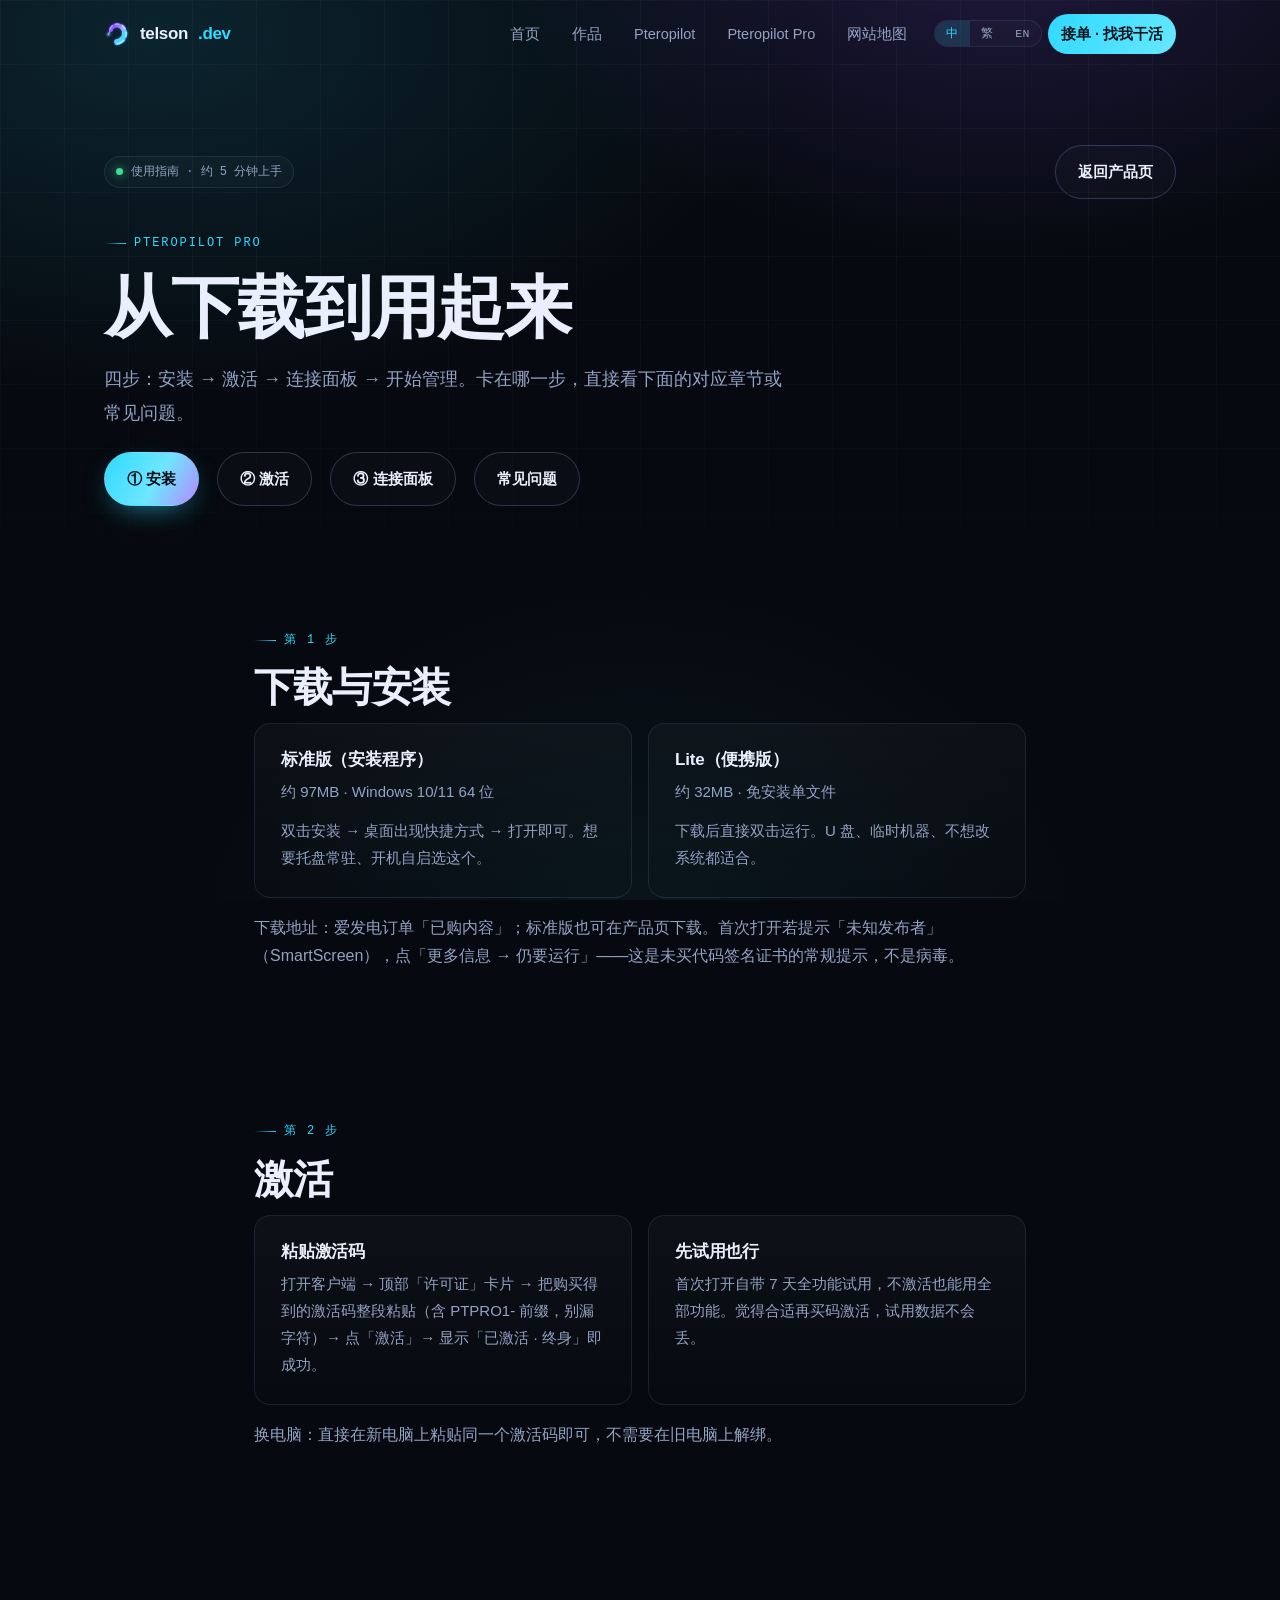
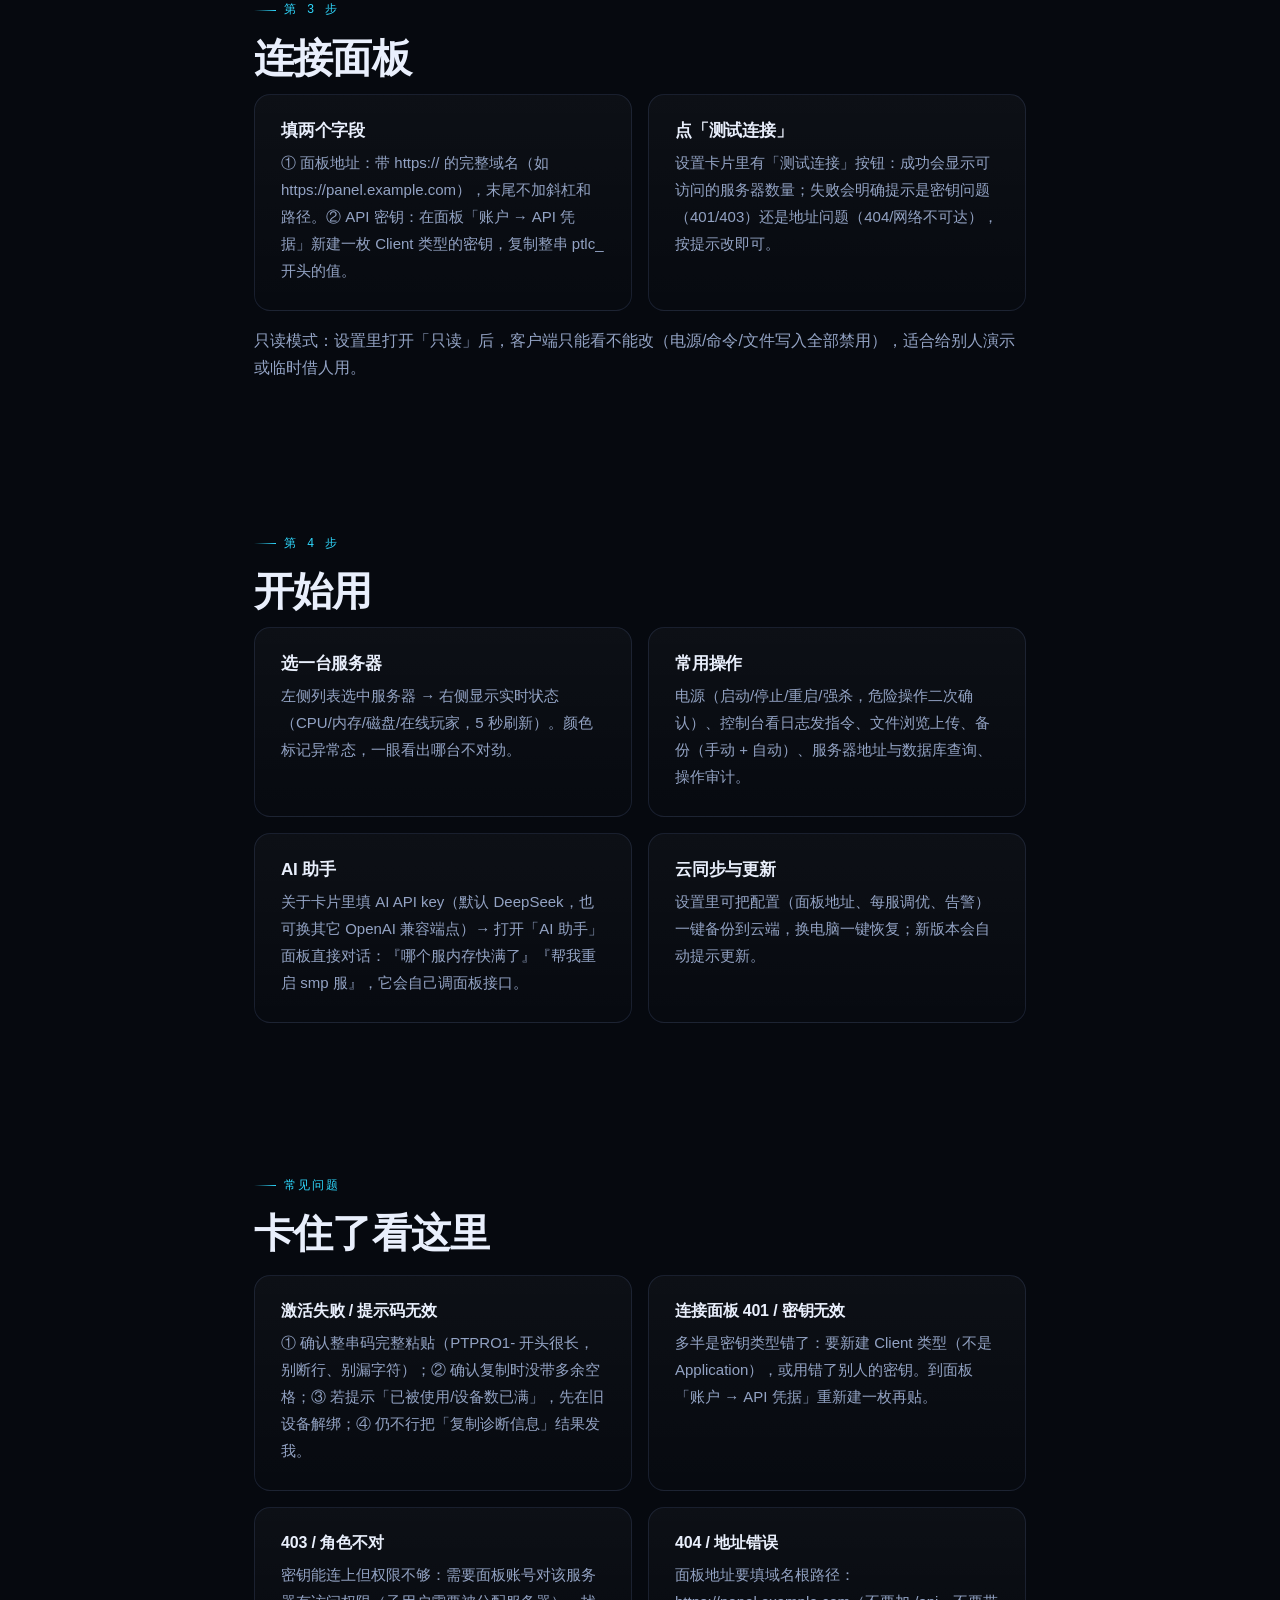
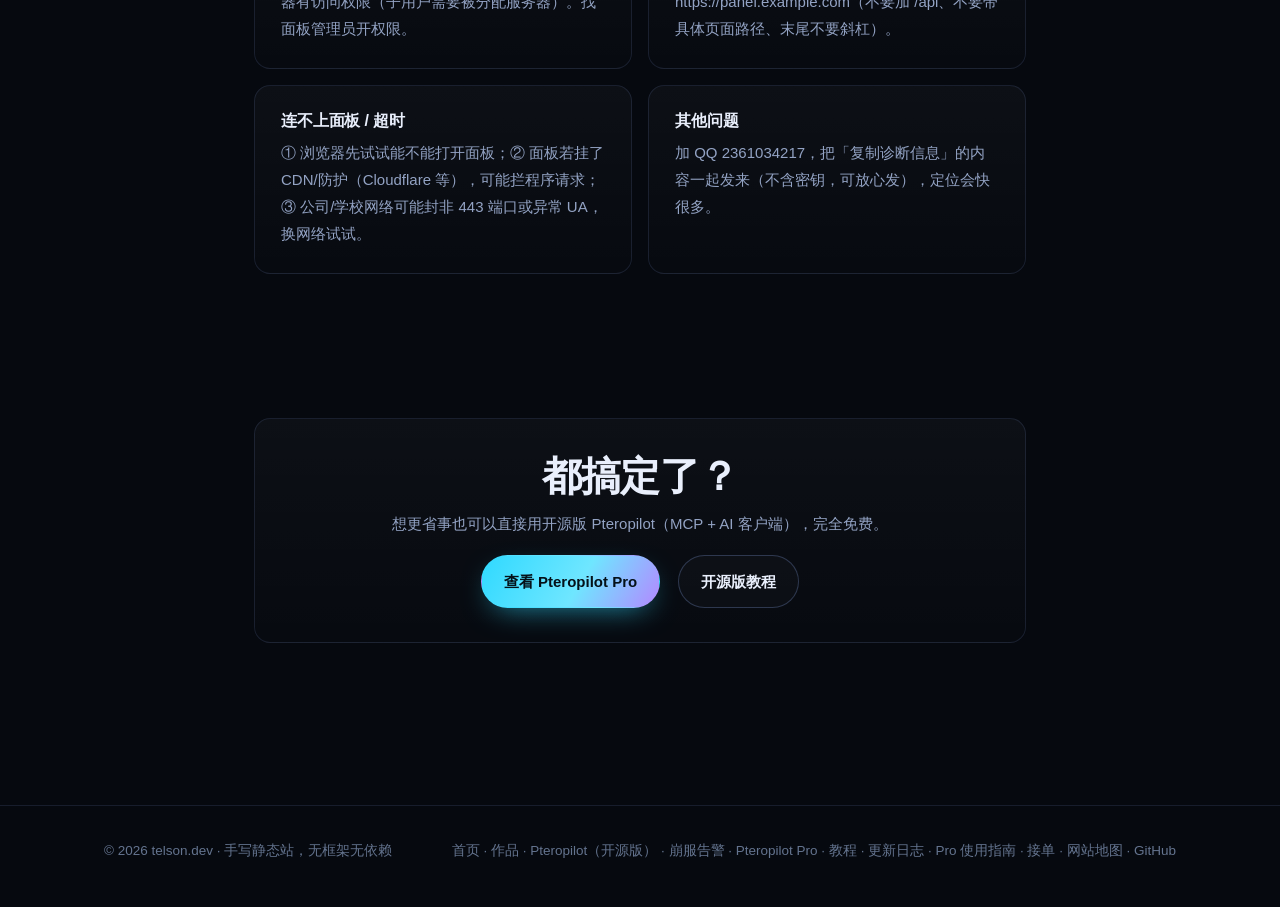
<file: pro-guide.html>
<!DOCTYPE html>
<html lang="zh-CN">
<head>
<meta charset="utf-8">
<meta name="viewport" content="width=device-width, initial-scale=1">
<title>Pteropilot Pro 使用指南 — 安装 / 激活 / 连接面板 | telson.dev</title>
<meta name="description" content="Pteropilot Pro 使用指南：下载安装标准版或 Lite、粘贴激活码、填写面板地址与 API 密钥、测试连接，以及激活失败/连接失败/换电脑等常见问题排查。">
<meta property="og:type" content="article">
<meta property="og:site_name" content="telson.dev">
<meta property="og:title" content="Pteropilot Pro 使用指南 — 安装 / 激活 / 连接面板">
<meta property="og:description" content="从下载到用起来：4 步上手 + 常见问题排查（激活失败、401/403/404 连接错误、换电脑）">
<meta property="og:image" content="https://telson.dev/assets/img/cover.jpg">
<meta property="og:url" content="https://telson.dev/pro-guide.html">
<meta name="theme-color" content="#06090f">
<link rel="icon" href="assets/img/icon.svg" type="image/svg+xml">
<link rel="icon" href="assets/img/icon.png" type="image/png">
<link rel="apple-touch-icon" href="assets/img/apple-touch-icon.png">
<link rel="canonical" href="https://telson.dev/pro-guide.html">
<script type="application/ld+json">{"@context":"https://schema.org","@type":"HowTo","name":"Pteropilot Pro 使用指南","description":"安装、激活并连接面板的完整步骤","totalTime":"PT5M","step":[{"@type":"HowToStep","name":"下载与安装","text":"下载标准版安装包或 Lite 便携版，安装并启动。"},{"@type":"HowToStep","name":"激活","text":"在「许可证」卡片粘贴激活码，点激活。"},{"@type":"HowToStep","name":"连接面板","text":"填写面板地址与 API 密钥，点测试连接。"},{"@type":"HowToStep","name":"开始使用","text":"在服务器列表选一台服务器，查看状态、电源、文件、备份。"}]}</script>
<link rel="stylesheet" href="assets/css/style.css?v=20261121a">
</head>
<body data-title-zh="Pteropilot Pro 使用指南 — 安装 / 激活 / 连接面板 | telson.dev" data-title-tw="Pteropilot Pro 使用指南 — 安裝 / 啟用 / 連線面板 | telson.dev" data-title-en="Pteropilot Pro Guide — Install / Activate / Connect | telson.dev">

<div class="bg-field"></div>
<div class="bg-grid"></div>
<canvas class="grid-canvas" aria-hidden="true"></canvas>
<div class="scroll-progress" aria-hidden="true"><i></i></div>

<header class="nav">
  <div class="wrap nav__inner">
    <a class="brand" href="index.html">
      <img src="assets/img/mark.svg" alt="telson">
      telson<span>.dev</span>
    </a>
    <button class="nav__toggle" type="button" aria-label="菜单" aria-expanded="false" aria-controls="nav-links">
      <svg width="18" height="18" viewBox="0 0 24 24" fill="none" stroke="currentColor" stroke-width="2" stroke-linecap="round"><path d="M4 7h16M4 12h16M4 17h16"/></svg>
    </button>
    <nav class="nav__links" id="nav-links" aria-label="主导航">
      <a class="nav__link" href="index.html" data-zh="首页" data-zh-tw="首頁" data-en="Home">首页</a>
      <a class="nav__link" href="projects.html" data-zh="作品" data-en="Work">作品</a>
      <a class="nav__link" href="pteropilot.html">Pteropilot</a>
      <a class="nav__link" href="pro.html" data-zh="Pteropilot Pro" data-en="Pteropilot Pro">Pteropilot Pro</a>
      <a class="nav__link" href="sitemap.html" data-zh="网站地图" data-zh-tw="網站地圖" data-en="Site map">网站地图</a>
      <div class="lang-toggle" role="group" aria-label="语言 / Language">
        <button type="button" data-lang="zh" aria-pressed="true">中</button>
        <button type="button" data-lang="zh-TW" aria-pressed="false">繁</button>
        <button type="button" data-lang="en" aria-pressed="false">EN</button>
      </div>
      <a class="nav__link nav__link--cta" href="services.html" data-zh="接单 · 找我干活" data-zh-tw="接單 · 找我幹活" data-en="Hire me">接单 · 找我干活</a>
    </nav>
  </div>
</header>

<main>

  <!-- ============ page hero ============ -->
  <section class="page-hero" id="top">
    <div class="wrap">
      <div class="link-row" style="justify-content:space-between;align-items:center;margin-bottom:26px">
        <span class="page-hero__badge">
          <span class="dot-live"></span>
          <span data-zh="使用指南 · 约 5 分钟上手" data-zh-tw="使用指南 · 約 5 分鐘上手" data-en="Guide · ~5 minutes">使用指南 · 约 5 分钟上手</span>
        </span>
        <a class="btn btn--ghost" href="pro.html" data-zh="返回产品页" data-zh-tw="返回產品頁" data-en="Back to product">返回产品页</a>
      </div>
      <p class="eyebrow" data-zh="Pteropilot Pro" data-en="PTEROPILOT PRO">Pteropilot Pro</p>
      <h1 style="margin:14px 0 16px">
        <span data-zh="从下载到用起来" data-zh-tw="從下載到用起來" data-en="From download to daily use">从下载到用起来</span>
      </h1>
      <p class="lead" style="max-width:680px"
         data-zh="四步：安装 → 激活 → 连接面板 → 开始管理。卡在哪一步，直接看下面的对应章节或常见问题。" data-zh-tw="四步：安裝 → 啟用 → 連線面板 → 開始管理。卡在哪一步，直接看下面的對應章節或常見問題。"
         data-en="Four steps: install → activate → connect → manage. Stuck anywhere? Jump to that section or the FAQ.">
        四步：安装 → 激活 → 连接面板 → 开始管理。卡在哪一步，直接看下面的对应章节或常见问题。
      </p>
      <div class="link-row" style="margin-top:22px">
        <a class="btn btn--primary" href="#step1" data-zh="① 安装" data-zh-tw="① 安裝" data-en="① Install">① 安装</a>
        <a class="btn btn--ghost" href="#step2" data-zh="② 激活" data-zh-tw="② 啟用" data-en="② Activate">② 激活</a>
        <a class="btn btn--ghost" href="#step3" data-zh="③ 连接面板" data-zh-tw="③ 連線面板" data-en="③ Connect">③ 连接面板</a>
        <a class="btn btn--ghost" href="#faq" data-zh="常见问题" data-zh-tw="常見問題" data-en="FAQ">常见问题</a>
      </div>
    </div>
  </section>

  <!-- ============ step 1 ============ -->
  <section class="section section--tight" id="step1">
    <div class="wrap" style="max-width:820px">
      <p class="eyebrow" data-zh="第 1 步" data-en="STEP 1">第 1 步</p>
      <h2 style="margin:14px 0 12px" data-zh="下载与安装" data-zh-tw="下載與安裝" data-en="Download and install">下载与安装</h2>
      <div class="grid grid--2" style="gap:16px">
        <div class="card reveal">
          <h3 style="font-size:17px;margin:0 0 8px" data-zh="标准版（安装程序）" data-zh-tw="標準版（安裝程式）" data-en="Desktop (installer)">标准版（安装程序）</h3>
          <p class="muted" style="margin:0 0 12px" data-zh="约 97MB · Windows 10/11 64 位" data-zh-tw="約 97MB · Windows 10/11 64 位" data-en="~97 MB · Windows 10/11 x64">约 97MB · Windows 10/11 64 位</p>
          <p class="muted" style="margin:0" data-zh="双击安装 → 桌面出现快捷方式 → 打开即可。想要托盘常驻、开机自启选这个。" data-zh-tw="雙擊安裝 → 桌面出現快捷方式 → 開啟即可。想要托盤常駐、開機自啟選這個。"
             data-en="Double-click to install, then launch from the shortcut. Best for tray and auto-start.">双击安装 → 桌面出现快捷方式 → 打开即可。想要托盘常驻、开机自启选这个。</p>
        </div>
        <div class="card reveal">
          <h3 style="font-size:17px;margin:0 0 8px" data-zh="Lite（便携版）" data-zh-tw="Lite（便攜版）" data-en="Lite (portable)">Lite（便携版）</h3>
          <p class="muted" style="margin:0 0 12px" data-zh="约 32MB · 免安装单文件" data-zh-tw="約 32MB · 免安裝單檔案" data-en="~32 MB · single file, no install">约 32MB · 免安装单文件</p>
          <p class="muted" style="margin:0" data-zh="下载后直接双击运行。U 盘、临时机器、不想改系统都适合。" data-zh-tw="下載後直接雙擊執行。U 盤、臨時機器、不想改系統都適合。"
             data-en="Just download and run. Great for USB drives or machines you don't want to modify.">下载后直接双击运行。U 盘、临时机器、不想改系统都适合。</p>
        </div>
      </div>
      <p class="muted" style="margin-top:16px"
         data-zh="下载地址：爱发电订单「已购内容」；标准版也可在产品页下载。首次打开若提示「未知发布者」（SmartScreen），点「更多信息 → 仍要运行」——这是未买代码签名证书的常规提示，不是病毒。" data-zh-tw="下載地址：愛發電訂單「已購內容」；標準版也可在產品頁下載。首次開啟若提示「未知釋出者」（SmartScreen），點「更多資訊 → 仍要執行」——這是未買程式碼簽名證書的常規提示，不是病毒。"
         data-en="Download from your Mbd order's purchased content, or the product page. If SmartScreen shows 'unknown publisher', click 'More info → Run anyway' — normal for apps without a code-signing certificate.">
        下载地址：爱发电订单「已购内容」；标准版也可在产品页下载。首次打开若提示「未知发布者」（SmartScreen），点「更多信息 → 仍要运行」——这是未买代码签名证书的常规提示，不是病毒。
      </p>
    </div>
  </section>

  <!-- ============ step 2 ============ -->
  <section class="section section--tight" id="step2">
    <div class="wrap" style="max-width:820px">
      <p class="eyebrow" data-zh="第 2 步" data-en="STEP 2">第 2 步</p>
      <h2 style="margin:14px 0 12px" data-zh="激活" data-zh-tw="啟用" data-en="Activate">激活</h2>
      <div class="grid grid--2" style="gap:16px">
        <div class="card reveal">
          <h3 style="font-size:17px;margin:0 0 8px" data-zh="粘贴激活码" data-zh-tw="貼上啟用碼" data-en="Paste your key">粘贴激活码</h3>
          <p class="muted" style="margin:0" data-zh="打开客户端 → 顶部「许可证」卡片 → 把购买得到的激活码整段粘贴（含 PTPRO1- 前缀，别漏字符）→ 点「激活」→ 显示「已激活 · 终身」即成功。" data-zh-tw="開啟客戶端 → 頂部「許可證」卡片 → 把購買得到的啟用碼整段貼上（含 PTPRO1- 字首，別漏字元）→ 點「啟用」→ 顯示「已啟用 · 終身」即成功。"
             data-en="Open the client → the License card → paste the whole key (including the PTPRO1- prefix) → click Activate → look for 'activated · lifetime'.">打开客户端 → 顶部「许可证」卡片 → 把购买得到的激活码整段粘贴（含 PTPRO1- 前缀，别漏字符）→ 点「激活」→ 显示「已激活 · 终身」即成功。</p>
        </div>
        <div class="card reveal">
          <h3 style="font-size:17px;margin:0 0 8px" data-zh="先试用也行" data-zh-tw="先試用也行" data-en="Try first">先试用也行</h3>
          <p class="muted" style="margin:0" data-zh="首次打开自带 7 天全功能试用，不激活也能用全部功能。觉得合适再买码激活，试用数据不会丢。" data-zh-tw="首次開啟自帶 7 天全功能試用，不啟用也能用全部功能。覺得合適再買碼啟用，試用資料不會丟。"
             data-en="A 7-day full trial starts on first launch — no key needed. Buy a key later; your data stays.">首次打开自带 7 天全功能试用，不激活也能用全部功能。觉得合适再买码激活，试用数据不会丢。</p>
        </div>
      </div>
      <p class="muted" style="margin-top:16px"
         data-zh="换电脑：直接在新电脑上粘贴同一个激活码即可，不需要在旧电脑上解绑。" data-zh-tw="換電腦：直接在新電腦上貼上同一個啟用碼即可，不需要在舊電腦上解綁。"
         data-en="Switching machines: just paste the same key on the new machine — no unbinding required.">
        换电脑：直接在新电脑上粘贴同一个激活码即可，不需要在旧电脑上解绑。
      </p>
    </div>
  </section>

  <!-- ============ step 3 ============ -->
  <section class="section section--tight" id="step3">
    <div class="wrap" style="max-width:820px">
      <p class="eyebrow" data-zh="第 3 步" data-en="STEP 3">第 3 步</p>
      <h2 style="margin:14px 0 12px" data-zh="连接面板" data-zh-tw="連線面板" data-en="Connect your panel">连接面板</h2>
      <div class="grid grid--2" style="gap:16px">
        <div class="card reveal">
          <h3 style="font-size:17px;margin:0 0 8px" data-zh="填两个字段" data-zh-tw="填兩個欄位" data-en="Two fields">填两个字段</h3>
          <p class="muted" style="margin:0" data-zh="① 面板地址：带 https:// 的完整域名（如 https://panel.example.com），末尾不加斜杠和路径。② API 密钥：在面板「账户 → API 凭据」新建一枚 Client 类型的密钥，复制整串 ptlc_ 开头的值。" data-zh-tw="① 面板地址：帶 https:// 的完整域名（如 https://panel.example.com），末尾不加斜槓和路徑。② API 金鑰：在面板「賬戶 → API 憑據」新建一枚 Client 型別的金鑰，複製整串 ptlc_ 開頭的值。"
             data-en="① Panel URL: full https:// domain, no trailing slash or path. ② API key: create a Client-type key under Account → API Credentials and copy the ptlc_ value.">① 面板地址：带 https:// 的完整域名（如 https://panel.example.com），末尾不加斜杠和路径。② API 密钥：在面板「账户 → API 凭据」新建一枚 Client 类型的密钥，复制整串 ptlc_ 开头的值。</p>
        </div>
        <div class="card reveal">
          <h3 style="font-size:17px;margin:0 0 8px" data-zh="点「测试连接」" data-zh-tw="點「測試連線」" data-en="Click 'Test connection'">点「测试连接」</h3>
          <p class="muted" style="margin:0" data-zh="设置卡片里有「测试连接」按钮：成功会显示可访问的服务器数量；失败会明确提示是密钥问题（401/403）还是地址问题（404/网络不可达），按提示改即可。" data-zh-tw="設定卡片裡有「測試連線」按鈕：成功會顯示可訪問的伺服器數量；失敗會明確提示是金鑰問題（401/403）還是地址問題（404/網路不可達），按提示改即可。"
             data-en="The Settings card has a Test button: success shows how many servers are reachable; failure tells you whether it's the key (401/403) or the URL (404/unreachable).">设置卡片里有「测试连接」按钮：成功会显示可访问的服务器数量；失败会明确提示是密钥问题（401/403）还是地址问题（404/网络不可达），按提示改即可。</p>
        </div>
      </div>
      <p class="muted" style="margin-top:16px"
         data-zh="只读模式：设置里打开「只读」后，客户端只能看不能改（电源/命令/文件写入全部禁用），适合给别人演示或临时借人用。" data-zh-tw="只讀模式：設定裡開啟「只讀」後，客戶端只能看不能改（電源/命令/檔案寫入全部禁用），適合給別人演示或臨時借人用。"
         data-en="Read-only mode: enabling it in Settings disables all writes (power, commands, file changes) — handy for demos or lending the app.">
        只读模式：设置里打开「只读」后，客户端只能看不能改（电源/命令/文件写入全部禁用），适合给别人演示或临时借人用。
      </p>
    </div>
  </section>

  <!-- ============ step 4 ============ -->
  <section class="section section--tight" id="step4">
    <div class="wrap" style="max-width:820px">
      <p class="eyebrow" data-zh="第 4 步" data-en="STEP 4">第 4 步</p>
      <h2 style="margin:14px 0 12px" data-zh="开始用" data-zh-tw="開始用" data-en="Start using it">开始用</h2>
      <div class="grid grid--2" style="gap:16px">
        <div class="card reveal">
          <h3 style="font-size:17px;margin:0 0 8px" data-zh="选一台服务器" data-zh-tw="選一臺伺服器" data-en="Pick a server">选一台服务器</h3>
          <p class="muted" style="margin:0" data-zh="左侧列表选中服务器 → 右侧显示实时状态（CPU/内存/磁盘/在线玩家，5 秒刷新）。颜色标记异常态，一眼看出哪台不对劲。" data-zh-tw="左側列表選中伺服器 → 右側顯示實時狀態（CPU/記憶體/磁碟/線上玩家，5 秒重新整理）。顏色標記異常態，一眼看出哪臺不對勁。"
             data-en="Select a server on the left → live status on the right (CPU/RAM/disk/players, 5s refresh). Colors flag abnormal states at a glance.">左侧列表选中服务器 → 右侧显示实时状态（CPU/内存/磁盘/在线玩家，5 秒刷新）。颜色标记异常态，一眼看出哪台不对劲。</p>
        </div>
        <div class="card reveal">
          <h3 style="font-size:17px;margin:0 0 8px" data-zh="常用操作" data-en="Everyday actions">常用操作</h3>
          <p class="muted" style="margin:0" data-zh="电源（启动/停止/重启/强杀，危险操作二次确认）、控制台看日志发指令、文件浏览上传、备份（手动 + 自动）、服务器地址与数据库查询、操作审计。" data-zh-tw="電源（啟動/停止/重啟/強殺，危險操作二次確認）、控制檯看日誌發指令、檔案瀏覽上傳、備份（手動 + 自動）、伺服器地址與資料庫查詢、操作審計。"
             data-en="Power (start/stop/restart/kill, with confirmations), console logs and commands, file browsing and uploads, backups (manual + auto), network/database info, audit log.">电源（启动/停止/重启/强杀，危险操作二次确认）、控制台看日志发指令、文件浏览上传、备份（手动 + 自动）、服务器地址与数据库查询、操作审计。</p>
        </div>
        <div class="card reveal">
          <h3 style="font-size:17px;margin:0 0 8px" data-zh="AI 助手" data-en="AI assistant">AI 助手</h3>
          <p class="muted" style="margin:0" data-zh="关于卡片里填 AI API key（默认 DeepSeek，也可换其它 OpenAI 兼容端点）→ 打开「AI 助手」面板直接对话：『哪个服内存快满了』『帮我重启 smp 服』，它会自己调面板接口。" data-zh-tw="關於卡片裡填 AI API key（預設 DeepSeek，也可換其它 OpenAI 相容端點）→ 開啟「AI 助手」面板直接對話：『哪個服記憶體快滿了』『幫我重啟 smp 服』，它會自己調面板介面。"
             data-en="Put an AI API key in the About card (DeepSeek by default, any OpenAI-compatible endpoint works) → chat in the Assistant panel: 'which server is low on RAM?', 'restart smp for me'.">关于卡片里填 AI API key（默认 DeepSeek，也可换其它 OpenAI 兼容端点）→ 打开「AI 助手」面板直接对话：『哪个服内存快满了』『帮我重启 smp 服』，它会自己调面板接口。</p>
        </div>
        <div class="card reveal">
          <h3 style="font-size:17px;margin:0 0 8px" data-zh="云同步与更新" data-zh-tw="雲同步與更新" data-en="Sync and updates">云同步与更新</h3>
          <p class="muted" style="margin:0" data-zh="设置里可把配置（面板地址、每服调优、告警）一键备份到云端，换电脑一键恢复；新版本会自动提示更新。" data-zh-tw="設定裡可把配置（面板地址、每服調優、告警）一鍵備份到雲端，換電腦一鍵恢復；新版本會自動提示更新。"
             data-en="Back up your config (panel URL, per-server tuning, alerts) to the cloud and restore on another machine; new versions prompt to update.">设置里可把配置（面板地址、每服调优、告警）一键备份到云端，换电脑一键恢复；新版本会自动提示更新。</p>
        </div>
      </div>
    </div>
  </section>

  <!-- ============ faq ============ -->
  <section class="section section--tight" id="faq">
    <div class="wrap" style="max-width:820px">
      <p class="eyebrow" data-zh="常见问题" data-zh-tw="常見問題" data-en="FAQ">常见问题</p>
      <h2 style="margin:14px 0 18px" data-zh="卡住了看这里" data-zh-tw="卡住了看這裡" data-en="Troubleshooting">卡住了看这里</h2>
      <div class="grid grid--2" style="gap:16px">
        <div class="card reveal">
          <h3 style="font-size:16px;margin:0 0 8px" data-zh="激活失败 / 提示码无效" data-zh-tw="啟用失敗 / 提示碼無效" data-en="Activation failed">激活失败 / 提示码无效</h3>
          <p class="muted" style="margin:0" data-zh="① 确认整串码完整粘贴（PTPRO1- 开头，约 41 个字符，别断行）；② 确认复制时没带多余空格；③ 仍不行就把「复制诊断信息」结果发我。" data-zh-tw="① 確認整串碼完整貼上（PTPRO1- 開頭，約 41 個字元，別斷行）；② 確認複製時沒帶多餘空格；③ 仍不行就把「複製診斷資訊」結果發我。"
             data-en="① Paste the whole key (it's long — no line breaks); ② no extra spaces; ③ still stuck, send me the 'copy diagnostics' output.">① 确认整串码完整粘贴（PTPRO1- 开头很长，别断行、别漏字符）；② 确认复制时没带多余空格；③ 若提示「已被使用/设备数已满」，先在旧设备解绑；④ 仍不行把「复制诊断信息」结果发我。</p>
        </div>
        <div class="card reveal">
          <h3 style="font-size:16px;margin:0 0 8px" data-zh="连接面板 401 / 密钥无效" data-zh-tw="連線面板 401 / 金鑰無效" data-en="401 / invalid key">连接面板 401 / 密钥无效</h3>
          <p class="muted" style="margin:0" data-zh="多半是密钥类型错了：要新建 Client 类型（不是 Application），或用错了别人的密钥。到面板「账户 → API 凭据」重新建一枚再贴。" data-zh-tw="多半是金鑰型別錯了：要新建 Client 型別（不是 Application），或用錯了別人的金鑰。到面板「賬戶 → API 憑據」重新建一枚再貼。"
             data-en="Usually the key type: create a Client key (not Application), or you pasted someone else's key. Recreate one under Account → API Credentials.">多半是密钥类型错了：要新建 Client 类型（不是 Application），或用错了别人的密钥。到面板「账户 → API 凭据」重新建一枚再贴。</p>
        </div>
        <div class="card reveal">
          <h3 style="font-size:16px;margin:0 0 8px" data-zh="403 / 角色不对" data-zh-tw="403 / 角色不對" data-en="403 / wrong role">403 / 角色不对</h3>
          <p class="muted" style="margin:0" data-zh="密钥能连上但权限不够：需要面板账号对该服务器有访问权限（子用户需要被分配服务器）。找面板管理员开权限。" data-zh-tw="金鑰能連上但許可權不夠：需要面板賬號對該伺服器有訪問許可權（子使用者需要被分配伺服器）。找面板管理員開許可權。"
             data-en="The key works but lacks permission: your panel account needs access to that server (sub-users must be assigned). Ask the panel admin.">密钥能连上但权限不够：需要面板账号对该服务器有访问权限（子用户需要被分配服务器）。找面板管理员开权限。</p>
        </div>
        <div class="card reveal">
          <h3 style="font-size:16px;margin:0 0 8px" data-zh="404 / 地址错误" data-zh-tw="404 / 地址錯誤" data-en="404 / wrong URL">404 / 地址错误</h3>
          <p class="muted" style="margin:0" data-zh="面板地址要填域名根路径：https://panel.example.com（不要加 /api、不要带具体页面路径、末尾不要斜杠）。" data-zh-tw="面板地址要填域名根路徑：https://panel.example.com（不要加 /api、不要帶具體頁面路徑、末尾不要斜槓）。"
             data-en="Use the domain root: https://panel.example.com — no /api, no page path, no trailing slash.">面板地址要填域名根路径：https://panel.example.com（不要加 /api、不要带具体页面路径、末尾不要斜杠）。</p>
        </div>
        <div class="card reveal">
          <h3 style="font-size:16px;margin:0 0 8px" data-zh="连不上面板 / 超时" data-zh-tw="連不上面板 / 超時" data-en="Unreachable / timeout">连不上面板 / 超时</h3>
          <p class="muted" style="margin:0" data-zh="① 浏览器先试试能不能打开面板；② 面板若挂了 CDN/防护（Cloudflare 等），可能拦程序请求；③ 公司/学校网络可能封非 443 端口或异常 UA，换网络试试。" data-zh-tw="① 瀏覽器先試試能不能開啟面板；② 面板若掛了 CDN/防護（Cloudflare 等），可能攔程式請求；③ 公司/學校網路可能封非 443 埠或異常 UA，換網路試試。"
             data-en="① Can your browser open the panel? ② A CDN/WAF (Cloudflare etc.) may block API clients; ③ corporate/school networks may block it — try another network.">① 浏览器先试试能不能打开面板；② 面板若挂了 CDN/防护（Cloudflare 等），可能拦程序请求；③ 公司/学校网络可能封非 443 端口或异常 UA，换网络试试。</p>
        </div>
        <div class="card reveal">
          <h3 style="font-size:16px;margin:0 0 8px" data-zh="其他问题" data-zh-tw="其他問題" data-en="Anything else">其他问题</h3>
          <p class="muted" style="margin:0" data-zh="加 QQ 2361034217，把「复制诊断信息」的内容一起发来（不含密钥，可放心发），定位会快很多。" data-zh-tw="加 QQ 2361034217，把「複製診斷資訊」的內容一起發來（不含金鑰，可放心發），定位會快很多。"
             data-en="Add QQ 2361034217 and paste the diagnostics output (no secrets inside — safe to share).">加 QQ 2361034217，把「复制诊断信息」的内容一起发来（不含密钥，可放心发），定位会快很多。</p>
        </div>
      </div>
    </div>
  </section>

  <!-- ============ cta ============ -->
  <section class="section section--tight">
    <div class="wrap" style="max-width:820px">
      <div class="card reveal" style="text-align:center;padding:34px 24px">
        <h2 style="margin:0 0 10px" data-zh="都搞定了？" data-en="All set?">都搞定了？</h2>
        <p class="muted" style="margin:0 0 18px"
           data-zh="想更省事也可以直接用开源版 Pteropilot（MCP + AI 客户端），完全免费。" data-zh-tw="想更省事也可以直接用開源版 Pteropilot（MCP + AI 客戶端），完全免費。"
           data-en="You can also use the free open-source Pteropilot (MCP + AI client).">
          想更省事也可以直接用开源版 Pteropilot（MCP + AI 客户端），完全免费。
        </p>
        <div class="link-row" style="justify-content:center">
          <a class="btn btn--primary" href="pro.html" data-zh="查看 Pteropilot Pro" data-zh-tw="檢視 Pteropilot Pro" data-en="See Pteropilot Pro">查看 Pteropilot Pro</a>
          <a class="btn btn--ghost" href="tutorial.html" data-zh="开源版教程" data-zh-tw="開源版教程" data-en="Open-source tutorial">开源版教程</a>
        </div>
      </div>
    </div>
  </section>

</main>

<footer class="footer">
  <div class="wrap footer__inner">
    <span>© <span data-year>2026</span> telson.dev · 手写静态站，无框架无依赖</span>
    <span>
      <a href="index.html" data-zh="首页" data-zh-tw="首頁" data-en="Home">首页</a> ·
      <a href="projects.html" data-zh="作品" data-zh-tw="作品" data-en="Work">作品</a> ·
      <a href="pteropilot.html" data-zh="Pteropilot（开源版）" data-zh-tw="Pteropilot（開源版）" data-en="Pteropilot (open source)">Pteropilot（开源版）</a> ·
      <a href="alerts.html" data-zh="崩服告警" data-zh-tw="崩服告警" data-en="Alerts">崩服告警</a> ·
      <a href="pro.html">Pteropilot Pro</a> ·
      <a href="tutorial.html" data-zh="教程" data-zh-tw="教學" data-en="Tutorial">教程</a> ·
      <a href="changelog.html" data-zh="更新日志" data-zh-tw="更新日誌" data-en="Changelog">更新日志</a> ·
      <a href="pro-guide.html" data-zh="Pro 使用指南" data-zh-tw="Pro 使用指南" data-en="Pro guide">Pro 使用指南</a> ·
      <a href="services.html" data-zh="接单" data-zh-tw="接單" data-en="Hire me">接单</a> ·
      <a href="sitemap.html" data-zh="网站地图" data-zh-tw="網站地圖" data-en="Site map">网站地图</a> ·
      <a href="https://github.com/telson-dev" target="_blank" rel="noopener">GitHub</a>
    </span>
  </div>
</footer>

<script src="assets/js/main.js?v=20261116a" defer></script>
</body>
</html>
</file>
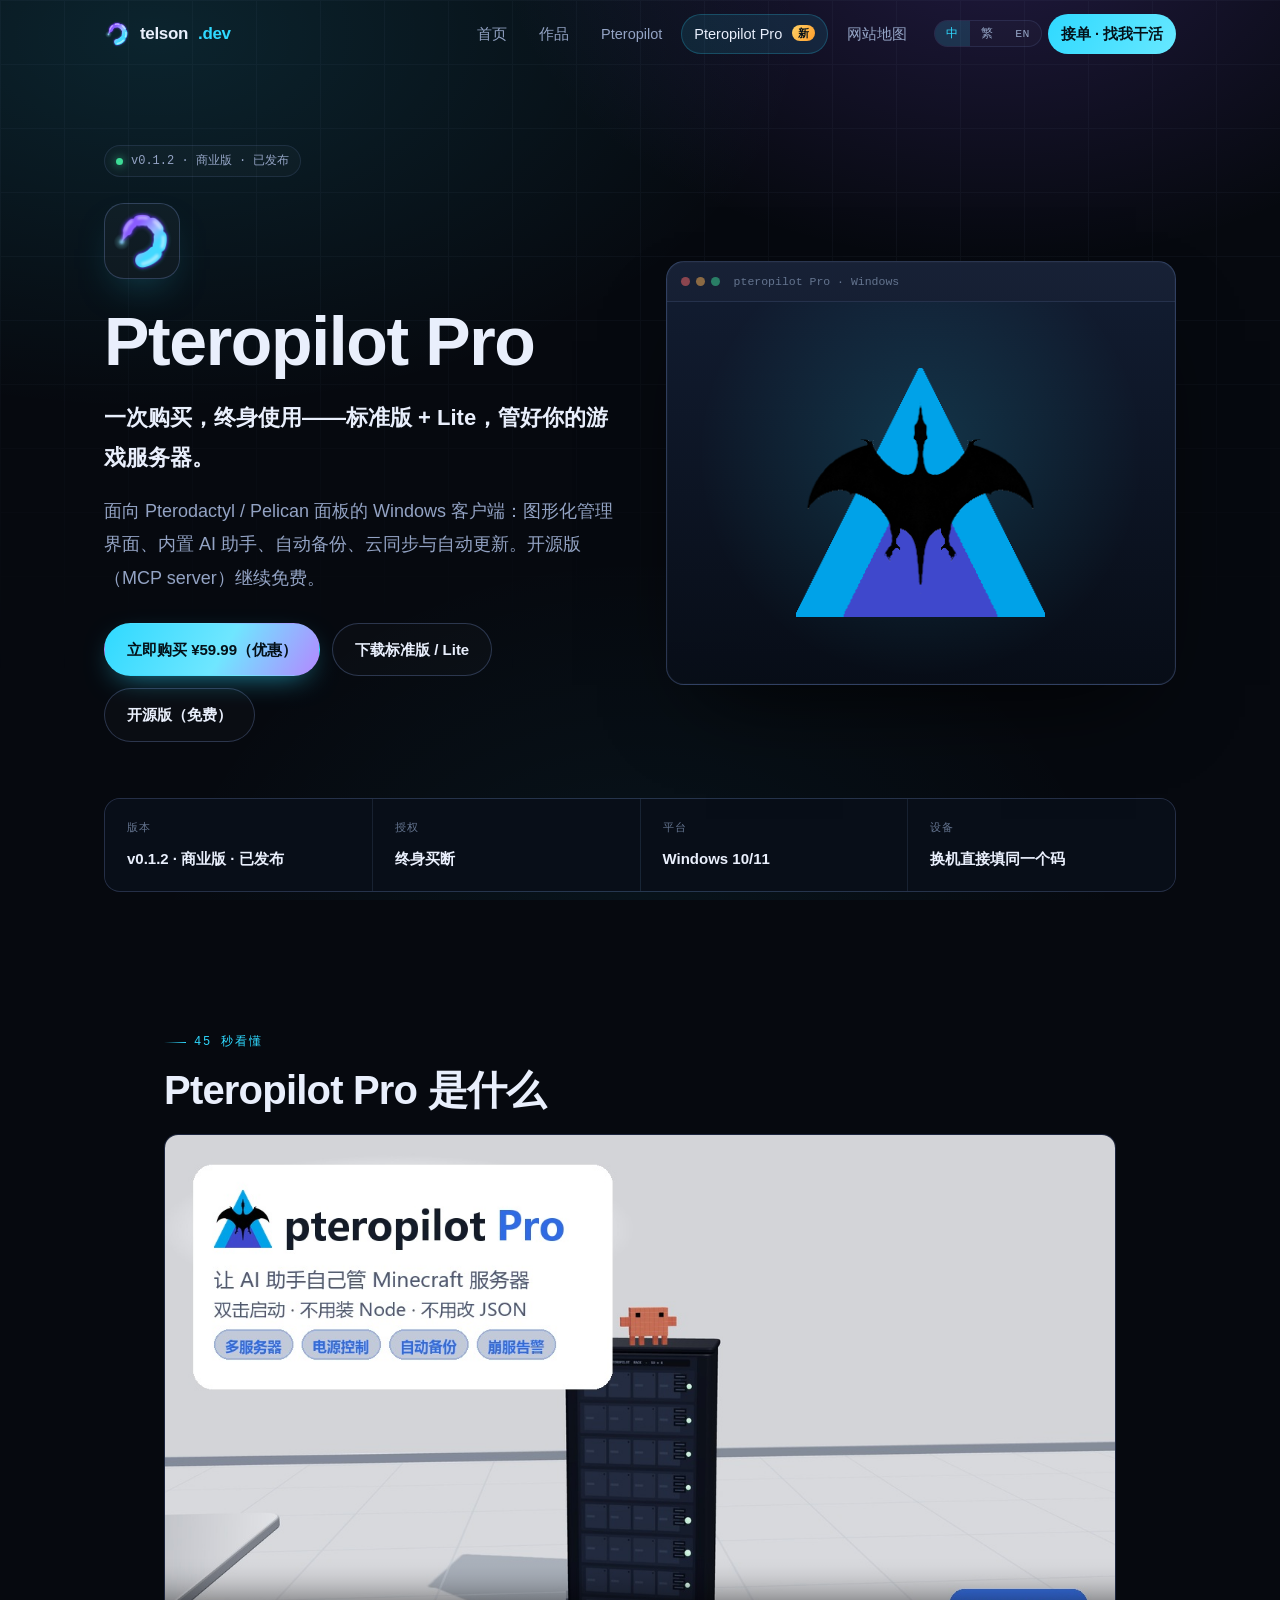
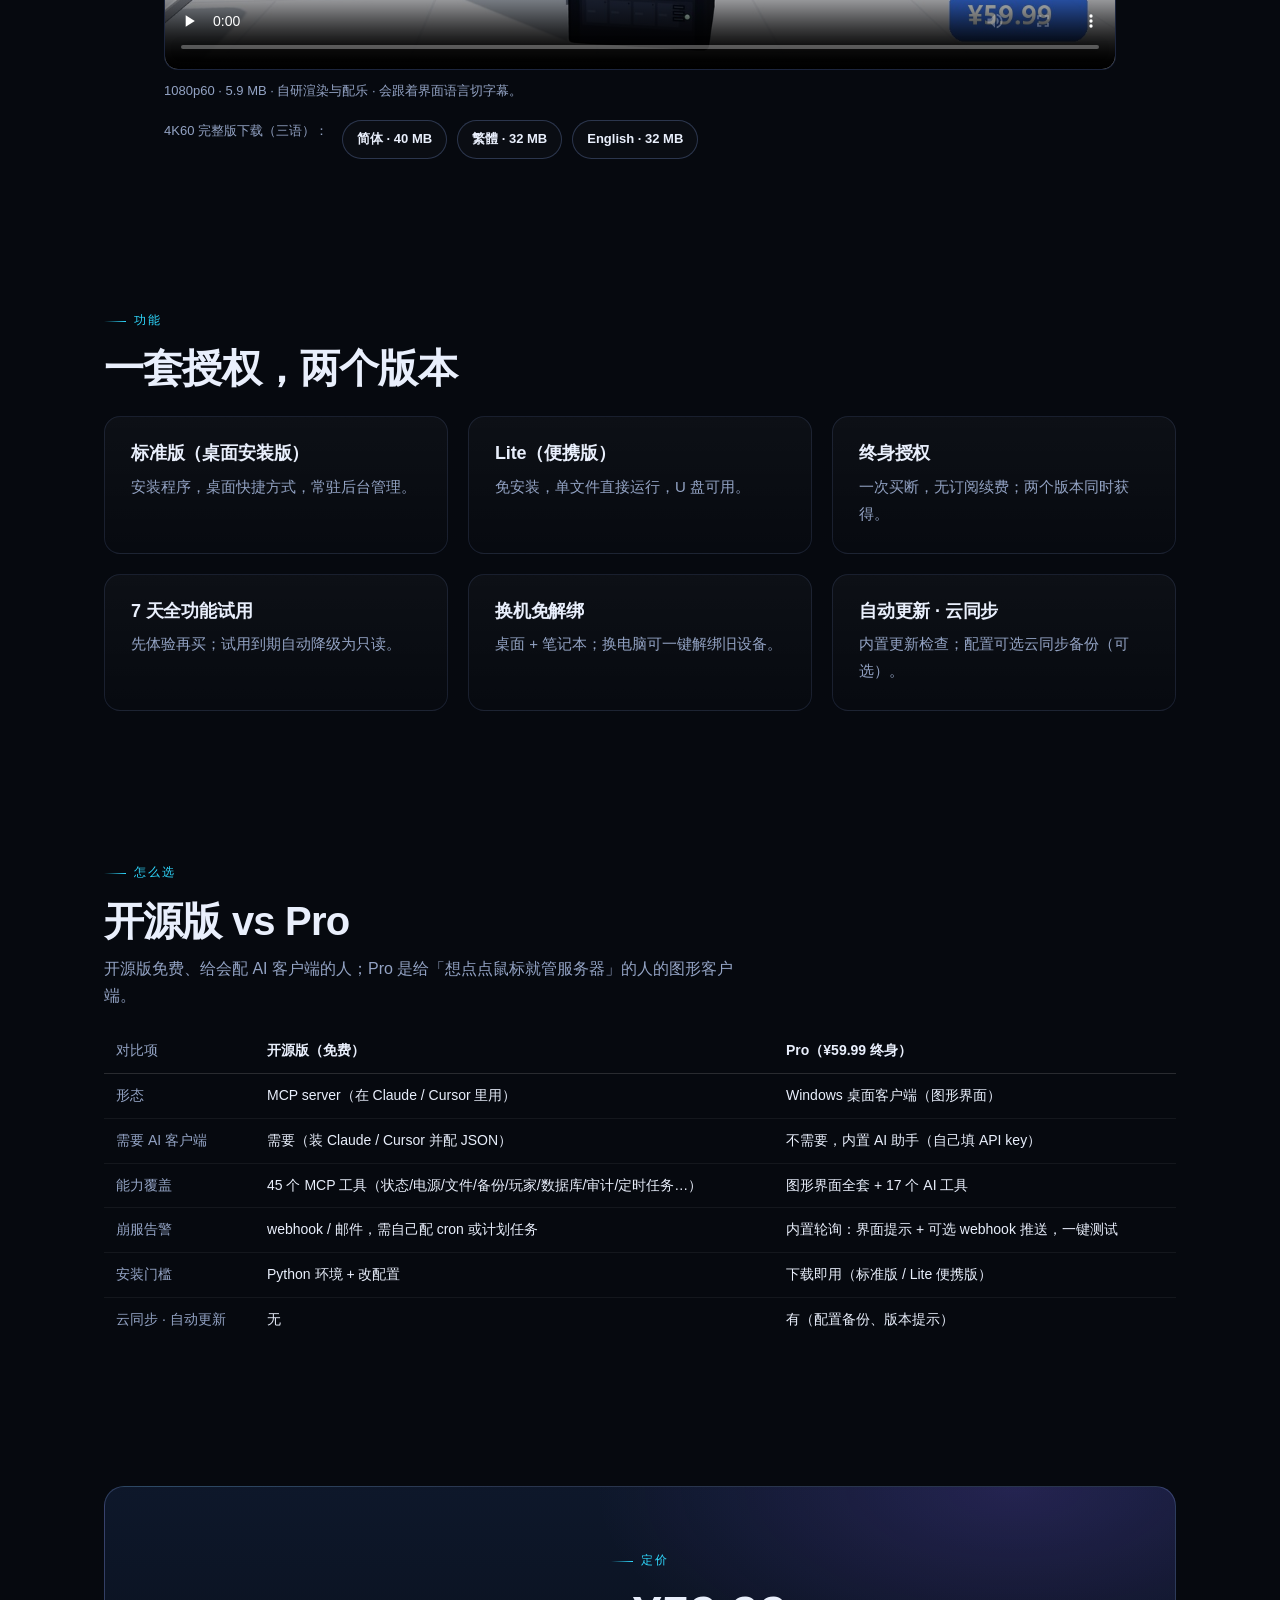
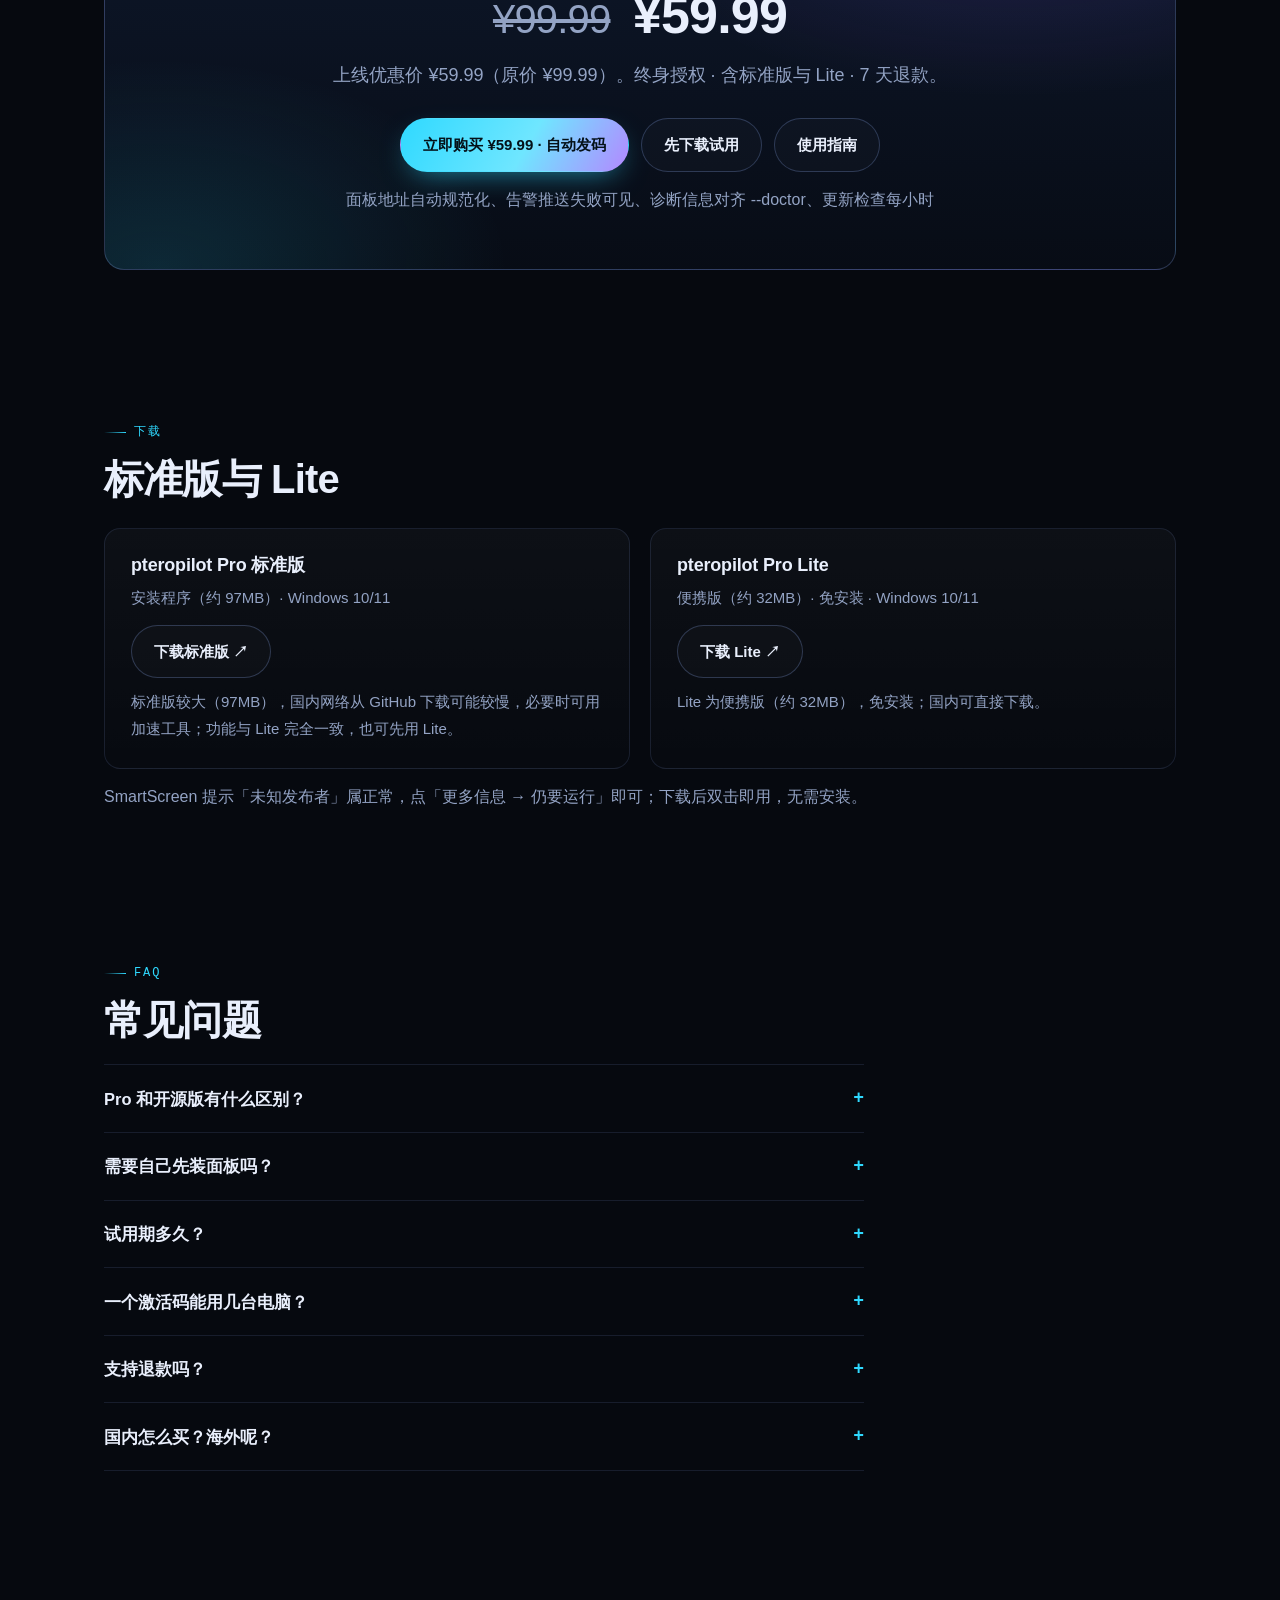
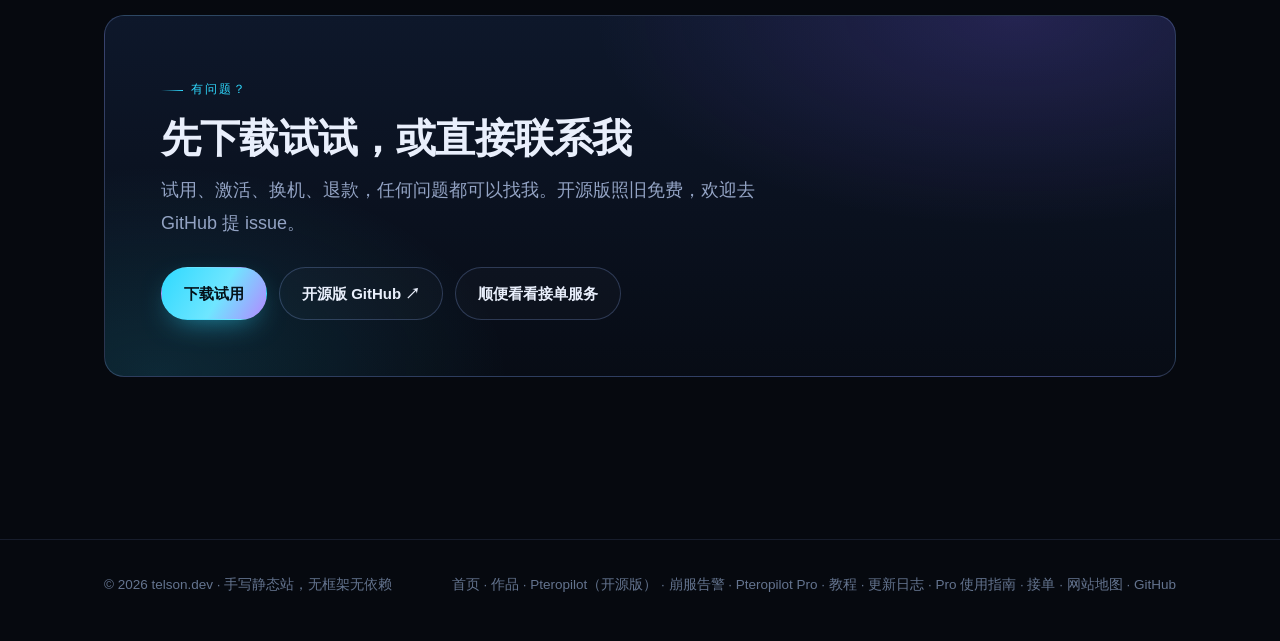
<file: pro.html>
<!DOCTYPE html>
<html lang="zh-CN">
<head>
<meta charset="utf-8">
<meta name="viewport" content="width=device-width, initial-scale=1">
<title>Pteropilot Pro — 终身买断 · 标准版 + Lite | telson.dev</title>
<meta name="description" content="Pteropilot Pro 是一次购买、终身使用的 Windows 客户端，包含标准版（桌面安装）与 Lite（便携版）：管理 Pterodactyl / Pelican 游戏服务器的图形界面、内置 AI 助手、自动备份、云同步与自动更新。上线优惠价 ¥59.99（原价 ¥99.99）。">
<meta property="og:type" content="article">
<meta property="og:site_name" content="telson.dev">
<meta property="og:title" content="Pteropilot Pro — 终身买断 · 标准版 + Lite">
<meta property="og:description" content="一次购买终身使用 · 标准版 + Lite · 7 天全功能试用 · 上线优惠价 ¥59.99">
<meta property="og:image" content="https://telson.dev/assets/video/pteropilot-pro-poster.jpg">
<meta property="og:image:width" content="1280">
<meta property="og:image:height" content="720">
<meta property="og:url" content="https://telson.dev/pro.html">
<meta property="og:video" content="https://telson.dev/assets/video/pteropilot-pro-1080p60.mp4">
<meta property="og:video:type" content="video/mp4">
<meta property="og:video:width" content="1920">
<meta property="og:video:height" content="1080">
<meta name="twitter:card" content="player">
<meta name="twitter:title" content="Pteropilot Pro — 让 AI 助手自己管 Minecraft 服务器">
<meta name="twitter:image" content="https://telson.dev/assets/video/pteropilot-pro-poster.jpg">
<meta name="theme-color" content="#06090f">
<link rel="icon" href="assets/img/icon.svg" type="image/svg+xml">
<link rel="icon" href="assets/img/icon.png" type="image/png">
<link rel="apple-touch-icon" href="assets/img/apple-touch-icon.png">
<link rel="canonical" href="https://telson.dev/pro.html">
<script type="application/ld+json">{"@context":"https://schema.org","@type":"SoftwareApplication","name":"Pteropilot Pro","applicationCategory":"DeveloperApplication","operatingSystem":"Windows","description":"Lifetime-licensed Windows client to manage Pterodactyl / Pelican game servers, with standard (installer) and Lite (portable) editions.","url":"https://telson.dev/pro.html","softwareVersion":"0.1.0","offers":{"@type":"Offer","price":"59.99","priceCurrency":"CNY"}}</script>
<script type="application/ld+json">{"@context":"https://schema.org","@type":"VideoObject","name":"Pteropilot Pro — 让 AI 助手自己管 Minecraft 服务器","description":"45 秒看懂 Pteropilot Pro：双击启动、不用装 Node、不用改 JSON；多服务器总览、电源与控制台、自动备份、崩服告警、17 个 AI 工具。","thumbnailUrl":["https://telson.dev/assets/video/pteropilot-pro-poster.jpg"],"contentUrl":"https://telson.dev/assets/video/pteropilot-pro-1080p60.mp4","uploadDate":"2026-11-15T10:00:00+08:00","duration":"PT45S","width":1920,"height":1080,"inLanguage":["zh-CN"],"isFamilyFriendly":true,"publisher":{"@type":"Organization","name":"telson.dev","url":"https://telson.dev/"}}</script>
<link rel="stylesheet" href="assets/css/style.css?v=20261121a">
</head>
<body data-title-zh="Pteropilot Pro — 终身买断 · 标准版 + Lite | telson.dev" data-title-tw="Pteropilot Pro — 終身買斷 · 標準版 + Lite | telson.dev" data-title-en="Pteropilot Pro — Lifetime license · Desktop + Lite | telson.dev">

<div class="bg-field"></div>
<div class="bg-grid"></div>
<canvas class="grid-canvas" aria-hidden="true"></canvas>
<div class="scroll-progress" aria-hidden="true"><i></i></div>

<header class="nav">
  <div class="wrap nav__inner">
    <a class="brand" href="index.html">
      <img src="assets/img/mark.svg" alt="telson">
      telson<span>.dev</span>
    </a>
    <button class="nav__toggle" type="button" aria-label="菜单" aria-expanded="false" aria-controls="nav-links">
      <svg width="18" height="18" viewBox="0 0 24 24" fill="none" stroke="currentColor" stroke-width="2" stroke-linecap="round"><path d="M4 7h16M4 12h16M4 17h16"/></svg>
    </button>
    <nav class="nav__links" id="nav-links" aria-label="主导航">
      <a class="nav__link" href="index.html" data-zh="首页" data-zh-tw="首頁" data-en="Home">首页</a>
      <a class="nav__link" href="projects.html" data-zh="作品" data-en="Work">作品</a>
      <a class="nav__link" href="pteropilot.html">Pteropilot</a>
      <a class="nav__link" href="pro.html" aria-current="page">Pteropilot Pro <span class="nav-new" data-zh="新" data-zh-tw="新" data-en="NEW">新</span></a>
      <a class="nav__link" href="sitemap.html" data-zh="网站地图" data-zh-tw="網站地圖" data-en="Site map">网站地图</a>
      <div class="lang-toggle" role="group" aria-label="语言 / Language">
        <button type="button" data-lang="zh" aria-pressed="true">中</button>
        <button type="button" data-lang="zh-TW" aria-pressed="false">繁</button>
        <button type="button" data-lang="en" aria-pressed="false">EN</button>
      </div>
      <a class="nav__link nav__link--cta" href="services.html" data-zh="接单 · 找我干活" data-zh-tw="接單 · 找我幹活" data-en="Hire me">接单 · 找我干活</a>
    </nav>
  </div>
</header>

<main>

  <!-- ============ page hero ============ -->
  <section class="page-hero">
    <div class="wrap">
      <div class="link-row" style="justify-content:space-between;align-items:center;margin-bottom:26px">
        <span class="page-hero__badge">
          <span class="dot-live"></span>
          <span data-version data-zh="v0.1.2 · 商业版 · 已发布" data-zh-tw="v0.1.2 · 商業版 · 已釋出" data-en="v0.1.2 · Commercial · released">v0.1.2 · 商业版 · 已发布</span>
        </span>
      </div>

      <div class="grid grid--2" style="gap:clamp(24px,4vw,52px);align-items:center">
        <div>
          <img class="hero-logo" src="assets/img/icon.png" alt="Pteropilot Pro 图标" width="76" height="76">
          <h1 style="margin:22px 0 16px">Pteropilot Pro</h1>
          <p class="lead" style="font-size:clamp(18px,2.1vw,22px);color:var(--text);font-weight:700"
             data-zh="一次购买，终身使用——标准版 + Lite，管好你的游戏服务器。" data-zh-tw="一次購買，終身使用——標準版 + Lite，管好你的遊戲伺服器。"
             data-en="Buy once, use forever — Desktop + Lite editions for your game servers.">
            一次购买，终身使用——标准版 + Lite，管好你的游戏服务器。
          </p>
          <p class="lead" style="margin-top:16px"
             data-zh='面向 <a class="textlink" href="https://pterodactyl.io" target="_blank" rel="noopener">Pterodactyl</a> / <a class="textlink" href="https://pelican.dev" target="_blank" rel="noopener">Pelican</a> 面板的 Windows 客户端：图形化管理界面、内置 AI 助手、自动备份、云同步与自动更新。开源版（MCP server）继续免费。' data-zh-tw='面向 <a class="textlink" href="https://pterodactyl.io" target="_blank" rel="noopener">Pterodactyl</a> / <a class="textlink" href="https://pelican.dev" target="_blank" rel="noopener">Pelican</a> 面板的 Windows 客戶端：圖形化管理介面、內建 AI 助手、自動備份、雲同步與自動更新。開源版（MCP server）繼續免費。'
             data-en='A Windows client for <a class="textlink" href="https://pterodactyl.io" target="_blank" rel="noopener">Pterodactyl</a> / <a class="textlink" href="https://pelican.dev" target="_blank" rel="noopener">Pelican</a> panels: GUI management, built-in AI assistant, auto backups, cloud sync and auto-update. The open-source MCP server stays free.'>
            面向 Pterodactyl / Pelican 面板的 Windows 客户端：图形化管理界面、内置 AI 助手、自动备份、云同步与自动更新。开源版（MCP server）继续免费。
          </p>

          <div class="btn-row" style="margin-top:28px">
            <a class="btn btn--primary" href="https://afdian.com/item/d6296a6ae01611f1962852540025c377" target="_blank" rel="noopener" data-zh="立即购买 ¥59.99（优惠）" data-zh-tw="立即購買 ¥59.99（優惠）" data-en="Buy now ¥59.99 (sale)">立即购买 ¥59.99（优惠）</a>
            <a class="btn btn--ghost" href="#download" data-zh="下载标准版 / Lite" data-zh-tw="下載標準版 / Lite" data-en="Download Desktop / Lite">下载标准版 / Lite</a>
            <a class="btn btn--ghost" href="pteropilot.html" data-zh="开源版（免费）" data-zh-tw="開源版（免費）" data-en="Open source (free)">开源版（免费）</a>
          </div>
        </div>

        <div>
          <div class="frame">
            <div class="frame__bar">
              <span class="frame__dot"></span><span class="frame__dot"></span><span class="frame__dot"></span>
              <span class="frame__url">pteropilot Pro · Windows</span>
            </div>
            <div class="frame__body" style="aspect-ratio:4/3">
              <img src="assets/img/pteropilot-icon.png" alt="Pteropilot Pro" style="object-fit:contain;padding:13%;background:radial-gradient(circle at 50% 40%, rgba(47,217,255,.16), transparent 65%)" width="256" height="256">
            </div>
          </div>
        </div>
      </div>

      <dl class="specs reveal" style="margin-top:clamp(32px,5vw,56px)">
        <div class="spec">
          <dt data-zh="版本" data-en="VERSION">版本</dt>
          <dd data-version>v0.1.2</dd>
        </div>
        <div class="spec">
          <dt data-zh="授权" data-zh-tw="授權" data-en="LICENSE">授权</dt>
          <dd>终身买断</dd>
        </div>
        <div class="spec">
          <dt data-zh="平台" data-zh-tw="平臺" data-en="PLATFORM">平台</dt>
          <dd>Windows 10/11</dd>
        </div>
        <div class="spec">
          <dt data-zh="设备" data-zh-tw="裝置" data-en="DEVICES">设备</dt>
          <dd>换机直接填同一个码</dd>
        </div>
      </dl>
    </div>
  </section>

  <!-- ============ promo video ============ -->
  <section class="section section--tight" id="film">
    <div class="wrap" style="max-width:1000px">
      <p class="eyebrow" data-zh="45 秒看懂" data-zh-tw="45 秒看懂" data-en="45 SECOND OVERVIEW">45 秒看懂</p>
      <h2 style="margin:14px 0 20px" data-zh="Pteropilot Pro 是什么" data-zh-tw="Pteropilot Pro 是什麼" data-en="What Pteropilot Pro is">Pteropilot Pro 是什么</h2>

      <figure style="margin:0">
        <!-- data-video-* 供 main.js 按语言换源；<source> 保留简中作为无 JS 兜底 -->
        <video
          id="promo"
          data-video-zh="assets/video/pteropilot-pro-1080p60.mp4"
          data-video-tw="assets/video/pteropilot-pro-1080p60-tw.mp4"
          data-video-en="assets/video/pteropilot-pro-1080p60-en.mp4"
          poster="assets/video/pteropilot-pro-poster.jpg"
          width="1920" height="1080"
          preload="none"
          playsinline
          controls
          style="width:100%;height:auto;display:block;border-radius:14px;border:1px solid rgba(120,160,255,.18);background:#070a12">
          <source src="assets/video/pteropilot-pro-1080p60.mp4" type="video/mp4">
        </video>
        <figcaption class="muted" style="margin-top:10px;font-size:13px"
          data-zh="1080p60 · 5.9 MB · 自研渲染与配乐 · 会跟着界面语言切字幕。"
          data-zh-tw="1080p60 · 5.9 MB · 自研算繪與配樂 · 會跟著介面語言切字幕。"
          data-en="1080p60 · 5.9 MB · rendered and scored from scratch · subtitles follow the page language.">
          1080p60 · 5.9 MB · 自研渲染与配乐 · 会跟着界面语言切字幕。
        </figcaption>
      </figure>

      <div class="btn-row" style="margin-top:18px;justify-content:flex-start;gap:10px;flex-wrap:wrap">
        <span class="muted" style="font-size:13px;margin-right:4px"
          data-zh="4K60 完整版下载（三语）："
          data-zh-tw="4K60 完整版下載（三語）："
          data-en="Full 4K60 download (3 languages):">4K60 完整版下载（三语）：</span>
        <a class="btn btn--ghost" style="font-size:13px;padding:7px 14px"
           href="https://github.com/telson-dev/telson.dev/releases/download/video-4k60-v1/pteropilot-pro-4k60-zh.mp4"
           data-zh="简体 · 40 MB" data-zh-tw="簡體 · 40 MB" data-en="Simplified · 40 MB">简体 · 40 MB</a>
        <a class="btn btn--ghost" style="font-size:13px;padding:7px 14px"
           href="https://github.com/telson-dev/telson.dev/releases/download/video-4k60-v1/pteropilot-pro-4k60-tw.mp4"
           data-zh="繁體 · 32 MB" data-zh-tw="繁體 · 32 MB" data-en="Traditional · 32 MB">繁體 · 32 MB</a>
        <a class="btn btn--ghost" style="font-size:13px;padding:7px 14px"
           href="https://github.com/telson-dev/telson.dev/releases/download/video-4k60-v1/pteropilot-pro-4k60-en.mp4"
           data-zh="English · 32 MB" data-zh-tw="English · 32 MB" data-en="English · 32 MB">English · 32 MB</a>
      </div>
    </div>
  </section>

  <!-- ============ features ============ -->
  <section class="section section--tight">
    <div class="wrap">
      <p class="eyebrow" data-zh="功能" data-en="FEATURES">功能</p>
      <h2 style="margin:14px 0 24px" data-zh="一套授权，两个版本" data-zh-tw="一套授權，兩個版本" data-en="One license, two editions">一套授权，两个版本</h2>
      <div class="grid grid--3" style="gap:20px">
        <div class="card reveal">
          <h3 style="font-size:18px;margin:0 0 8px" data-zh="标准版（桌面安装版）" data-zh-tw="標準版（桌面安裝版）" data-en="Desktop edition">标准版（桌面安装版）</h3>
          <p class="muted" style="margin:0" data-zh="安装程序，桌面快捷方式，常驻后台管理。" data-zh-tw="安裝程式，桌面快捷方式，常駐後臺管理。" data-en="Installer with desktop shortcut and background management.">安装程序，桌面快捷方式，常驻后台管理。</p>
        </div>
        <div class="card reveal">
          <h3 style="font-size:18px;margin:0 0 8px" data-zh="Lite（便携版）" data-zh-tw="Lite（便攜版）" data-en="Lite (portable)">Lite（便携版）</h3>
          <p class="muted" style="margin:0" data-zh="免安装，单文件直接运行，U 盘可用。" data-zh-tw="免安裝，單檔案直接執行，U 盤可用。" data-en="No install — one file, runs anywhere, USB-ready.">免安装，单文件直接运行，U 盘可用。</p>
        </div>
        <div class="card reveal">
          <h3 style="font-size:18px;margin:0 0 8px" data-zh="终身授权" data-zh-tw="終身授權" data-en="Lifetime license">终身授权</h3>
          <p class="muted" style="margin:0" data-zh="一次买断，无订阅续费；两个版本同时获得。" data-zh-tw="一次買斷，無訂閱續費；兩個版本同時獲得。" data-en="Pay once, no renewal; both editions included.">一次买断，无订阅续费；两个版本同时获得。</p>
        </div>
        <div class="card reveal">
          <h3 style="font-size:18px;margin:0 0 8px" data-zh="7 天全功能试用" data-zh-tw="7 天全功能試用" data-en="7-day full trial">7 天全功能试用</h3>
          <p class="muted" style="margin:0" data-zh="先体验再买；试用到期自动降级为只读。" data-zh-tw="先體驗再買；試用到期自動降級為只讀。" data-en="Try before you buy; degrades to read-only afterwards.">先体验再买；试用到期自动降级为只读。</p>
        </div>
        <div class="card reveal">
          <h3 style="font-size:18px;margin:0 0 8px" data-zh="换机免解绑" data-zh-tw="換機免解綁" data-en="No unbinding">换机免解绑</h3>
          <p class="muted" style="margin:0" data-zh="桌面 + 笔记本；换电脑直接在新电脑填同一个码，无需解绑。" data-zh-tw="桌面 + 筆記本；換電腦直接在新電腦填同一個碼，無需解綁。" data-en="Desktop + laptop; just paste the same key on the new machine — no unbinding needed.">桌面 + 笔记本；换电脑可一键解绑旧设备。</p>
        </div>
        <div class="card reveal">
          <h3 style="font-size:18px;margin:0 0 8px" data-zh="自动更新 · 云同步" data-zh-tw="自動更新 · 雲同步" data-en="Auto-update · cloud sync">自动更新 · 云同步</h3>
          <p class="muted" style="margin:0" data-zh="内置更新检查；配置可选云同步备份（可选）。" data-zh-tw="內建更新檢查；配置可選雲同步備份（可選）。" data-en="Built-in update check; optional cloud-synced backups.">内置更新检查；配置可选云同步备份（可选）。</p>
        </div>
      </div>
    </div>
  </section>

  <!-- ============ pricing ============ -->
  <!-- ============ 开源版 vs Pro 对比 ============ -->
  <section class="section section--tight" id="compare">
    <div class="wrap">
      <p class="eyebrow" data-zh="怎么选" data-zh-tw="怎麼選" data-en="WHICH ONE">怎么选</p>
      <h2 style="margin:14px 0 10px" data-zh="开源版 vs Pro" data-zh-tw="開源版 vs Pro" data-en="Open source vs Pro">开源版 vs Pro</h2>
      <p class="muted" style="margin:0 0 20px;max-width:640px"
         data-zh="开源版免费、给会配 AI 客户端的人；Pro 是给「想点点鼠标就管服务器」的人的图形客户端。" data-zh-tw="開源版免費、給會配 AI 客戶端的人；Pro 是給「想點點滑鼠就管伺服器」的人的圖形客戶端。"
         data-en="The open-source server is free — bring your own AI client. Pro is for people who want to click and manage.">
         开源版免费、给会配 AI 客户端的人；Pro 是给「想点点鼠标就管服务器」的人的图形客户端。
      </p>
      <div style="overflow-x:auto">
        <table style="width:100%;border-collapse:collapse;font-size:14px;min-width:560px">
          <thead>
            <tr>
              <th style="text-align:left;padding:10px 12px;border-bottom:1px solid rgba(255,255,255,.14);color:var(--muted,#9aa6b8);font-weight:500" data-zh="对比项" data-zh-tw="對比項" data-en="Item">对比项</th>
              <th style="text-align:left;padding:10px 12px;border-bottom:1px solid rgba(255,255,255,.14);font-weight:600" data-zh="开源版（免费）" data-zh-tw="開源版（免費）" data-en="Open source (free)">开源版（免费）</th>
              <th style="text-align:left;padding:10px 12px;border-bottom:1px solid rgba(255,255,255,.14);font-weight:600" data-zh="Pro（¥59.99 终身）" data-zh-tw="Pro（¥59.99 終身）" data-en="Pro (¥59.99 lifetime)">Pro（¥59.99 终身）</th>
            </tr>
          </thead>
          <tbody>
            <tr>
              <td style="padding:10px 12px;border-bottom:1px solid rgba(255,255,255,.06);color:var(--muted,#9aa6b8)">形态</td>
              <td style="padding:10px 12px;border-bottom:1px solid rgba(255,255,255,.06)" data-zh="MCP server（在 Claude / Cursor 里用）" data-zh-tw="MCP server（在 Claude / Cursor 裡用）" data-en="MCP server (used inside Claude / Cursor)">MCP server（在 Claude / Cursor 里用）</td>
              <td style="padding:10px 12px;border-bottom:1px solid rgba(255,255,255,.06)" data-zh="Windows 桌面客户端（图形界面）" data-zh-tw="Windows 桌面客戶端（圖形介面）" data-en="Windows desktop client (GUI)">Windows 桌面客户端（图形界面）</td>
            </tr>
            <tr>
              <td style="padding:10px 12px;border-bottom:1px solid rgba(255,255,255,.06);color:var(--muted,#9aa6b8)">需要 AI 客户端</td>
              <td style="padding:10px 12px;border-bottom:1px solid rgba(255,255,255,.06)" data-zh="需要（装 Claude / Cursor 并配 JSON）" data-zh-tw="需要（裝 Claude / Cursor 並配 JSON）" data-en="Yes (install Claude / Cursor and configure JSON)">需要（装 Claude / Cursor 并配 JSON）</td>
              <td style="padding:10px 12px;border-bottom:1px solid rgba(255,255,255,.06)" data-zh="不需要，内置 AI 助手（自己填 API key）" data-zh-tw="不需要，內建 AI 助手（自己填 API key）" data-en="No — built-in AI assistant (bring your own API key)">不需要，内置 AI 助手（自己填 API key）</td>
            </tr>
            <tr>
              <td style="padding:10px 12px;border-bottom:1px solid rgba(255,255,255,.06);color:var(--muted,#9aa6b8)">能力覆盖</td>
              <td style="padding:10px 12px;border-bottom:1px solid rgba(255,255,255,.06)" data-zh="45 个 MCP 工具（状态/电源/文件/备份/玩家/数据库/审计/定时任务…）" data-zh-tw="45 個 MCP 工具（狀態/電源/檔案/備份/玩家/資料庫/審計/定時任務…）" data-en="45 MCP tools (status / power / files / backups / players / DB / audit / schedules)">45 个 MCP 工具（状态/电源/文件/备份/玩家/数据库/审计/定时任务…）</td>
              <td style="padding:10px 12px;border-bottom:1px solid rgba(255,255,255,.06)" data-zh="图形界面全套 + 17 个 AI 工具" data-zh-tw="圖形介面全套 + 17 個 AI 工具" data-en="Full GUI plus 17 AI tools">图形界面全套 + 17 个 AI 工具</td>
            </tr>
            <tr>
              <td style="padding:10px 12px;border-bottom:1px solid rgba(255,255,255,.06);color:var(--muted,#9aa6b8)">崩服告警</td>
              <td style="padding:10px 12px;border-bottom:1px solid rgba(255,255,255,.06)" data-zh="webhook / 邮件，需自己配 cron 或计划任务" data-zh-tw="webhook / 郵件，需自己配 cron 或計劃任務" data-en="Webhook / e-mail — you set up cron or Task Scheduler">webhook / 邮件，需自己配 cron 或计划任务</td>
              <td style="padding:10px 12px;border-bottom:1px solid rgba(255,255,255,.06)" data-zh="内置轮询：界面提示 + 可选 webhook 推送，一键测试" data-zh-tw="內建輪詢：介面提示 + 可選 webhook 推送，一鍵測試" data-en="Built-in polling: in-app alerts plus optional webhook push, one-click test">内置轮询：界面提示 + 可选 webhook 推送，一键测试</td>
            </tr>
            <tr>
              <td style="padding:10px 12px;border-bottom:1px solid rgba(255,255,255,.06);color:var(--muted,#9aa6b8)">安装门槛</td>
              <td style="padding:10px 12px;border-bottom:1px solid rgba(255,255,255,.06)" data-zh="Python 环境 + 改配置" data-zh-tw="Python 環境 + 改配置" data-en="Python environment plus config edits">Python 环境 + 改配置</td>
              <td style="padding:10px 12px;border-bottom:1px solid rgba(255,255,255,.06)" data-zh="下载即用（标准版 / Lite 便携版）" data-zh-tw="下載即用（標準版 / Lite 便攜版）" data-en="Download and run (desktop or portable Lite)">下载即用（标准版 / Lite 便携版）</td>
            </tr>
            <tr>
              <td style="padding:10px 12px;color:var(--muted,#9aa6b8)">云同步 · 自动更新</td>
              <td style="padding:10px 12px" data-zh="无" data-zh-tw="無" data-en="None">无</td>
              <td style="padding:10px 12px" data-zh="有（配置备份、版本提示）" data-zh-tw="有（配置備份、版本提示）" data-en="Yes (config backup, update prompts)">有（配置备份、版本提示）</td>
            </tr>
          </tbody>
        </table>
      </div>
    </div>
  </section>

  <section class="section section--tight" id="buy">
    <div class="wrap">
      <div class="contact-band reveal" style="text-align:center">
        <p class="eyebrow" data-zh="定价" data-zh-tw="定價" data-en="PRICING">定价</p>
        <h2 style="margin:14px 0 12px">
          <span style="text-decoration:line-through;color:var(--muted);font-weight:500" data-zh="¥99.99" data-en="¥99.99">¥99.99</span>
          <span style="font-size:clamp(34px,6vw,52px);color:var(--text);font-weight:800;margin-left:12px" data-zh="¥59.99" data-en="¥59.99">¥59.99</span>
        </h2>
        <p class="lead" style="max-width:620px;margin:0 auto"
           data-zh="上线优惠价 ¥59.99（原价 ¥99.99）。终身授权 · 含标准版与 Lite · 7 天退款。" data-zh-tw="上線優惠價 ¥59.99（原價 ¥99.99）。終身授權 · 含標準版與 Lite · 7 天退款。"
           data-en="Launch sale ¥59.99 (was ¥99.99). Lifetime · Desktop + Lite · up to 2 devices · 7-day refund.">
          上线优惠价 ¥59.99（原价 ¥99.99）。终身授权 · 含标准版与 Lite · 7 天退款。
        </p>
        <div class="btn-row" style="margin-top:26px;justify-content:center">
          <a class="btn btn--primary" id="buy-link" href="https://afdian.com/item/d6296a6ae01611f1962852540025c377" target="_blank" rel="noopener" data-zh="立即购买 ¥59.99 · 自动发码" data-zh-tw="立即購買 ¥59.99 · 自動發碼" data-en="Buy now ¥59.99 · instant key">立即购买 ¥59.99 · 自动发码</a>
          <a class="btn btn--ghost" href="#download" data-zh="先下载试用" data-zh-tw="先下載試用" data-en="Download and try">先下载试用</a>
          <a class="btn btn--ghost" href="pro-guide.html" data-zh="使用指南" data-en="Guide">使用指南</a>
        </div>
        <p class="muted" style="margin-top:14px" id="buy-note" data-zh="国内：爱发电下单，付款后自动收到激活码。海外购买渠道即将开放。" data-zh-tw="國內：愛發電下單，付款後自動收到啟用碼。海外購買渠道即將開放。" data-en="Domestic: order on the Mbd store for an instant key. Overseas checkout coming soon.">国内：爱发电下单，付款后自动收到激活码。海外购买渠道即将开放。</p>
      </div>
    </div>
  </section>

  <!-- ============ download ============ -->
  <section class="section section--tight" id="download">
    <div class="wrap">
      <p class="eyebrow" data-zh="下载" data-zh-tw="下載" data-en="DOWNLOAD">下载</p>
      <h2 style="margin:14px 0 24px" data-zh="标准版与 Lite" data-zh-tw="標準版與 Lite" data-en="Desktop & Lite">标准版与 Lite</h2>
      <div class="grid grid--2" style="gap:20px">
        <div class="card reveal">
          <h3 style="font-size:18px;margin:0 0 8px" data-zh="pteropilot Pro 标准版" data-zh-tw="pteropilot Pro 標準版" data-en="pteropilot Pro Desktop">pteropilot Pro 标准版</h3>
          <p class="muted" style="margin:0 0 14px" data-zh="安装程序（约 97MB）· Windows 10/11" data-zh-tw="安裝程式（約 97MB）· Windows 10/11" data-en="Installer (~97 MB) · Windows 10/11">安装程序（约 97MB）· Windows 10/11</p>
          <a class="btn btn--ghost" href="https://github.com/WinbowJi/pteropilot-pro-dist/releases/download/v0.1.2/pteropilot-pro-setup-0.1.2.exe" data-dl-desktop data-zh="下载标准版 ↗" data-zh-tw="下載標準版 ↗" data-en="Download Desktop ↗">下载标准版 ↗</a>
          <p class="muted" style="margin:10px 0 0" data-zh="标准版较大（97MB），国内网络从 GitHub 下载可能较慢，必要时可用加速工具；功能与 Lite 完全一致，也可先用 Lite。" data-zh-tw="標準版較大（97MB），國內網路從 GitHub 下載可能較慢，必要時可用加速工具；功能與 Lite 完全一致，也可先用 Lite。" data-en="Desktop is large (97 MB); GitHub download may be slow in some regions. It is feature-identical to Lite — Lite works too.">标准版较大（97MB），国内网络从 GitHub 下载可能较慢，必要时可用加速工具；功能与 Lite 完全一致，也可先用 Lite。</p>
        </div>
        <div class="card reveal">
          <h3 style="font-size:18px;margin:0 0 8px" data-zh="pteropilot Pro Lite" data-en="pteropilot Pro Lite">pteropilot Pro Lite</h3>
          <p class="muted" style="margin:0 0 14px" data-zh="便携版（约 32MB）· 免安装 · Windows 10/11" data-zh-tw="便攜版（約 32MB）· 免安裝 · Windows 10/11" data-en="Portable (~32 MB) · no install · Windows 10/11">便携版（约 32MB）· 免安装 · Windows 10/11</p>
          <a class="btn btn--ghost" href="https://github.com/WinbowJi/pteropilot-pro-dist/releases/download/v0.1.2/pteropilot-pro-lite.exe" data-dl-lite data-zh="下载 Lite ↗" data-zh-tw="下載 Lite ↗" data-en="Download Lite ↗">下载 Lite ↗</a>
          <p class="muted" style="margin:10px 0 0" data-zh="Lite 为便携版（约 32MB），免安装；国内可直接下载。" data-zh-tw="Lite 為便攜版（約 32MB），免安裝；國內可直接下載。" data-en="Lite is the portable edition (~32 MB), no install needed.">Lite 为便携版（约 32MB），免安装；国内可直接下载。</p>
        </div>
      </div>
      <p class="muted" style="margin-top:14px" data-zh="SmartScreen 提示「未知发布者」属正常，点「更多信息 → 仍要运行」即可；下载后双击即用，无需安装。" data-zh-tw="SmartScreen 提示「未知釋出者」屬正常，點「更多資訊 → 仍要執行」即可；下載後雙擊即用，無需安裝。" data-en="The SmartScreen 'unknown publisher' notice is expected — choose 'More info → Run anyway'. Download and run; no install needed.">SmartScreen 提示「未知发布者」属正常，点「更多信息 → 仍要运行」即可；下载后双击即用，无需安装。</p>
    </div>
  </section>

  <!-- ============ faq ============ -->
  <section class="section section--tight">
    <div class="wrap">
      <p class="eyebrow">FAQ</p>
      <h2 style="margin:14px 0 20px" data-zh="常见问题" data-zh-tw="常見問題" data-en="Questions">常见问题</h2>
      <div class="faq" style="max-width:760px">
        <details>
          <summary data-zh="Pro 和开源版有什么区别？" data-zh-tw="Pro 和開源版有什麼區別？" data-en="How is Pro different from the open-source edition?">Pro 和开源版有什么区别？</summary>
          <p data-zh="开源版是 MCP server（让 AI 助手管理面板），免费开源、MIT 协议；Pro 是图形化 Windows 客户端（标准版 + Lite），商业闭源（EULA 授权，不是 MIT），带面板管理界面、内置 AI 助手、自动备份、云同步与自动更新。开源版不受影响，继续免费。" data-zh-tw="開源版是 MCP server（讓 AI 助手管理面板），免費開源、MIT 協議；Pro 是圖形化 Windows 客戶端（標準版 + Lite），商業閉源（EULA 授權，不是 MIT），帶面板管理介面、內建 AI 助手、自動備份、雲同步與自動更新。開源版不受影響，繼續免費。"
             data-en="Open-source Pteropilot is an MCP server (AI assistants manage the panel), free and open-source under MIT; Pro is a GUI Windows client (Desktop + Lite), commercial closed-source under EULA — not MIT — with panel management, built-in AI, auto backups, cloud sync and auto-update. The open-source edition stays free.">
            开源版是 MCP server（让 AI 助手管理面板），免费开源、MIT 协议；Pro 是图形化 Windows 客户端（标准版 + Lite），商业闭源（EULA 授权，不是 MIT），带面板管理界面、内置 AI 助手、自动备份、云同步与自动更新。开源版不受影响，继续免费。
          </p>
        </details>
        <details>
          <summary data-zh="需要自己先装面板吗？" data-zh-tw="需要自己先裝面板嗎？" data-en="Do I need a panel first?">需要自己先装面板吗？</summary>
          <p data-zh="不需要。Pro 连接你已经运行中的 Pterodactyl / Pelican 面板，只需要面板地址和 API Key。" data-zh-tw="不需要。Pro 連線你已經執行中的 Pterodactyl / Pelican 面板，只需要面板地址和 API Key。"
             data-en="No. Pro connects to the Pterodactyl / Pelican panel you already run — you only need its URL and an API key.">
            不需要。Pro 连接你已经运行中的 Pterodactyl / Pelican 面板，只需要面板地址和 API Key。
          </p>
        </details>
        <details>
          <summary data-zh="试用期多久？" data-zh-tw="試用期多久？" data-en="How long is the trial?">试用期多久？</summary>
          <p data-zh="首次打开界面起 7 天全功能试用；到期未激活自动降级为只读（可查看，不可操作）。" data-zh-tw="首次開啟介面起 7 天全功能試用；到期未啟用自動降級為只讀（可檢視，不可操作）。"
             data-en="7 days of full features from first launch; after that, unactivated copies fall back to read-only.">
            首次打开界面起 7 天全功能试用；到期未激活自动降级为只读（可查看，不可操作）。
          </p>
        </details>
        <details>
          <summary data-zh="一个激活码能用几台电脑？" data-zh-tw="一個啟用碼能用幾臺電腦？" data-en="How many computers per key?">一个激活码能用几台电脑？</summary>
          <p data-zh="换电脑时直接在新电脑上填同一个激活码即可，不需要在旧电脑上做任何操作。" data-zh-tw="換電腦時直接在新電腦上填同一個啟用碼即可，不需要在舊電腦上做任何操作。"
             data-en="Up to 2 (e.g. your desktop + laptop). Just paste the same key on the new machine; nothing to do on the old one.">
            换电脑时直接在新电脑上填同一个激活码即可，不需要在旧电脑上做任何操作。
          </p>
        </details>
        <details>
          <summary data-zh="支持退款吗？" data-zh-tw="支援退款嗎？" data-en="Refunds?">支持退款吗？</summary>
          <p data-zh="购买后 7 天内可申请退款（与软件描述严重不符或无法正常使用），退款后激活码作废。" data-zh-tw="購買後 7 天內可申請退款（與軟體描述嚴重不符或無法正常使用），退款後啟用碼作廢。"
             data-en="Within 7 days of purchase if the software is not as described; the key is voided after refund.">
            购买后 7 天内可申请退款（与软件描述严重不符或无法正常使用），退款后激活码作废。
          </p>
        </details>
        <details>
          <summary data-zh="国内怎么买？海外呢？" data-zh-tw="國內怎麼買？海外呢？" data-en="How to buy domestically / overseas?">国内怎么买？海外呢？</summary>
          <p data-zh="国内：爱发电下单，付款后自动收到激活码；也可直接联系购买。海外：支付渠道即将开放。" data-zh-tw="國內：愛發電下單，付款後自動收到啟用碼；也可直接聯絡購買。海外：支付渠道即將開放。"
             data-en="Domestic: order on Afdian, receive the key automatically; or contact us directly. Overseas checkout is coming soon.">
            国内：爱发电下单，付款后自动收到激活码；也可直接联系购买。海外：支付渠道即将开放。
          </p>
        </details>
      </div>
    </div>
  </section>

  <!-- ============ cta ============ -->
  <section class="section section--tight">
    <div class="wrap">
      <div class="contact-band reveal">
        <p class="eyebrow" data-zh="有问题？" data-zh-tw="有問題？" data-en="QUESTIONS?">有问题？</p>
        <h2 style="margin:14px 0 12px" data-zh="先下载试试，或直接联系我" data-zh-tw="先下載試試，或直接聯絡我" data-en="Download a trial, or just ask">先下载试试，或直接联系我</h2>
        <p class="lead" style="max-width:620px"
           data-zh="试用、激活、换机、退款，任何问题都可以找我。开源版照旧免费，欢迎去 GitHub 提 issue。" data-zh-tw="試用、啟用、換機、退款，任何問題都可以找我。開源版照舊免費，歡迎去 GitHub 提 issue。"
           data-en="Trial, activation, device transfer, refunds — ask me anything. The open-source edition stays free; issues welcome on GitHub.">
          试用、激活、换机、退款，任何问题都可以找我。开源版照旧免费，欢迎去 GitHub 提 issue。
        </p>
        <div class="btn-row" style="margin-top:26px">
          <a class="btn btn--primary" href="#download" data-zh="下载试用" data-zh-tw="下載試用" data-en="Download trial">下载试用</a>
          <a class="btn btn--ghost" href="https://github.com/telson-dev/pteropilot" target="_blank" rel="noopener" data-zh="开源版 GitHub ↗" data-zh-tw="開源版 GitHub ↗" data-en="Open source on GitHub ↗">开源版 GitHub ↗</a>
          <a class="btn btn--ghost" href="services.html" data-zh="顺便看看接单服务" data-zh-tw="順便看看接單服務" data-en="Also: services">顺便看看接单服务</a>
        </div>
      </div>
    </div>
  </section>

</main>

<footer class="footer">
  <div class="wrap footer__inner">
    <span>© <span data-year>2026</span> telson.dev · 手写静态站，无框架无依赖</span>
    <span>
      <a href="index.html" data-zh="首页" data-zh-tw="首頁" data-en="Home">首页</a> ·
      <a href="projects.html" data-zh="作品" data-zh-tw="作品" data-en="Work">作品</a> ·
      <a href="pteropilot.html" data-zh="Pteropilot（开源版）" data-zh-tw="Pteropilot（開源版）" data-en="Pteropilot (open source)">Pteropilot（开源版）</a> ·
      <a href="alerts.html" data-zh="崩服告警" data-zh-tw="崩服告警" data-en="Alerts">崩服告警</a> ·
      <a href="pro.html">Pteropilot Pro</a> ·
      <a href="tutorial.html" data-zh="教程" data-zh-tw="教學" data-en="Tutorial">教程</a> ·
      <a href="changelog.html" data-zh="更新日志" data-zh-tw="更新日誌" data-en="Changelog">更新日志</a> ·
      <a href="pro-guide.html" data-zh="Pro 使用指南" data-zh-tw="Pro 使用指南" data-en="Pro guide">Pro 使用指南</a> ·
      <a href="services.html" data-zh="接单" data-zh-tw="接單" data-en="Hire me">接单</a> ·
      <a href="sitemap.html" data-zh="网站地图" data-zh-tw="網站地圖" data-en="Site map">网站地图</a> ·
      <a href="https://github.com/telson-dev" target="_blank" rel="noopener">GitHub</a>
    </span>
  </div>
</footer>

<script src="assets/js/main.js?v=20261116a" defer></script>
<script>
  // 从 pro-version.json 动态读取最新版本号（与客户端自动更新检查同一数据源）
  fetch('pro-version.json', { cache: 'no-store' })
    .then(function (r) { return r.ok ? r.json() : null; })
    .then(function (d) {
      if (!d || !d.version) return;
      var v = 'v' + d.version;
      // 按当前语言拼后缀。注意不能用 documentElement.lang：本脚本的 fetch 可能比
      // 用户切换语言的点击更晚返回，那时 lang 还是默认值，会把繁体覆盖回简体。
      // 读 localStorage（main.js 切换语言时写入）才是可靠的语言来源。
      var savedLang = null;
      try { savedLang = localStorage.getItem('telson.lang'); } catch (e) {}
      var suffix = savedLang === 'en' ? ' · Commercial · released'
        : (savedLang === 'zh-TW' ? ' · 商業版 · 已釋出' : ' · 商业版 · 已发布');
      document.querySelectorAll('[data-version]').forEach(function (el) {
        el.textContent = v + suffix;
        // 同步属性，避免之后再切换语言时用回旧的静态值
        el.setAttribute('data-zh-tw', v + ' · 商業版 · 已釋出');
        el.setAttribute('data-zh', v + ' · 商业版 · 已发布');
        el.setAttribute('data-en', v + ' · Commercial · released');
      });
      var m = d.notes;
      if (m) {
        var note = document.getElementById('buy-note');
        if (note) note.textContent = m;
      }
    })
    .catch(function () { /* 离线时保持静态版本号 */ });
</script>
</body>
</html>
</file>
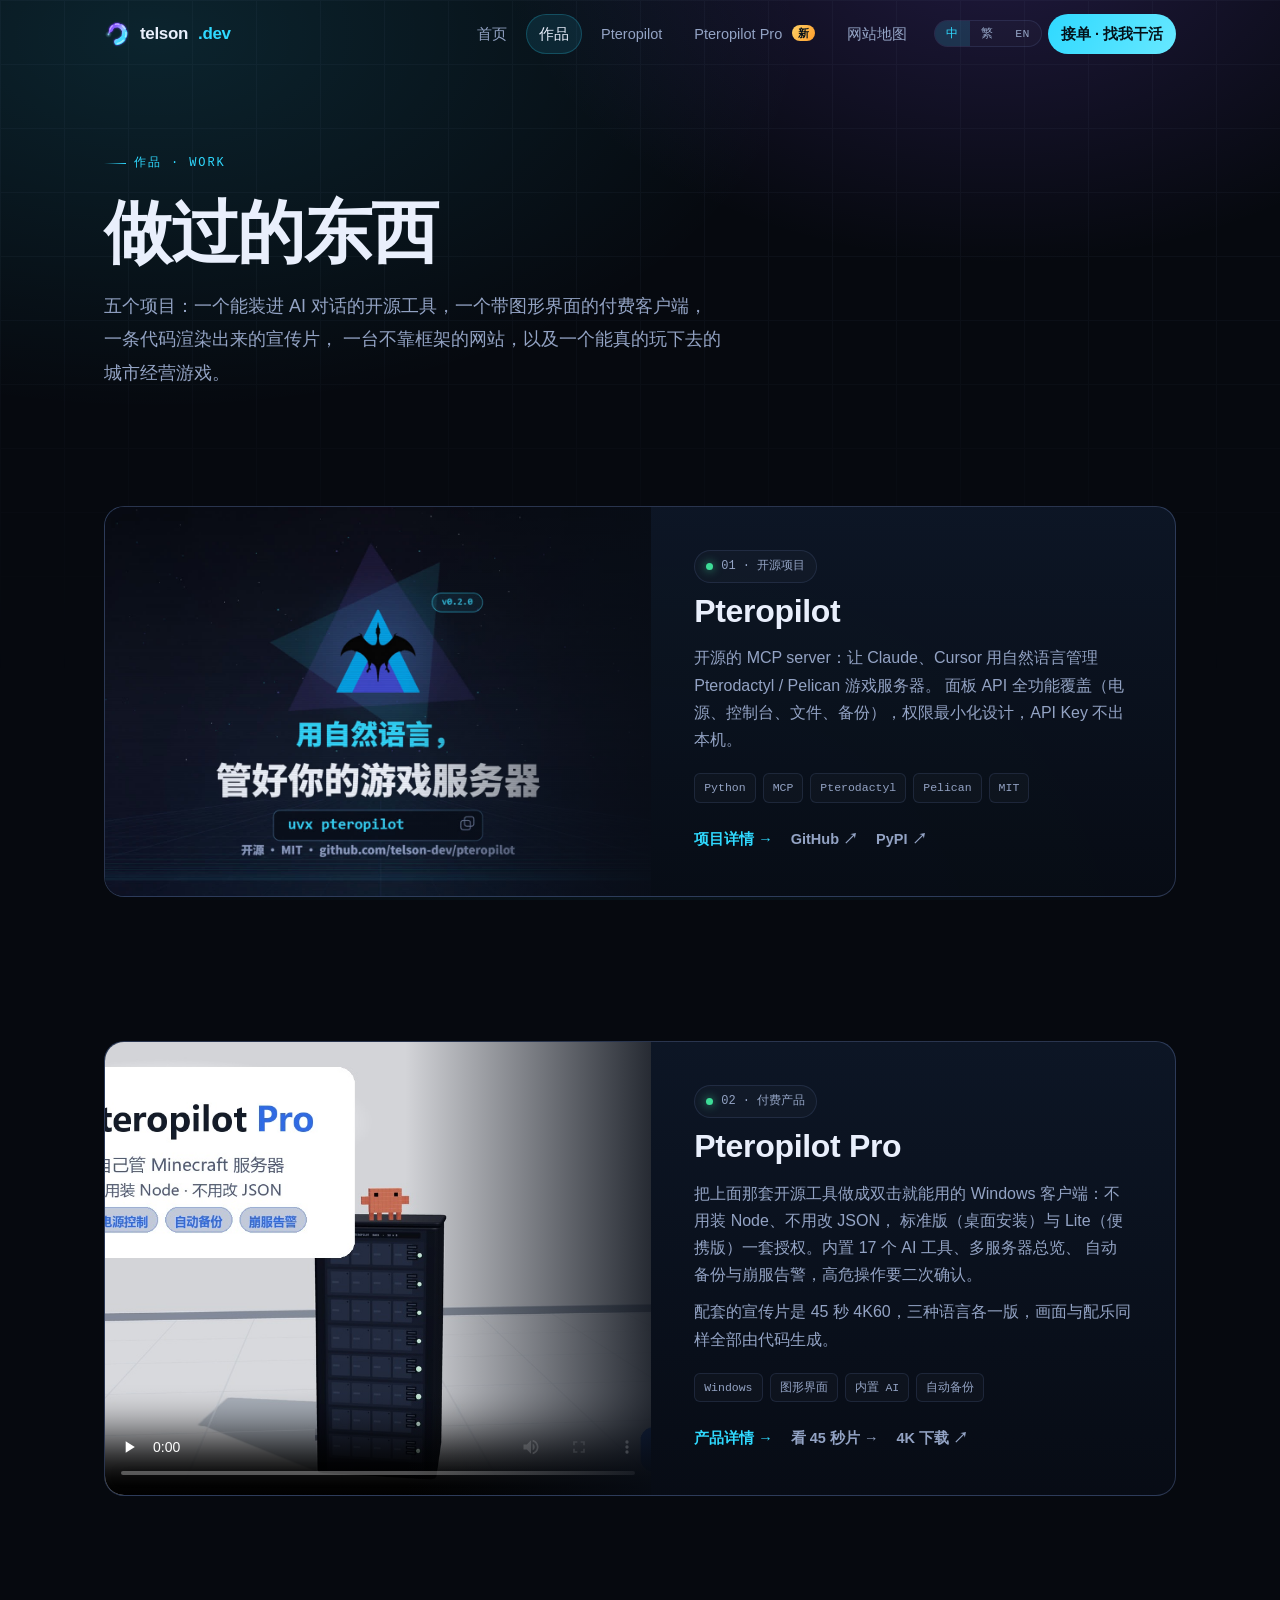
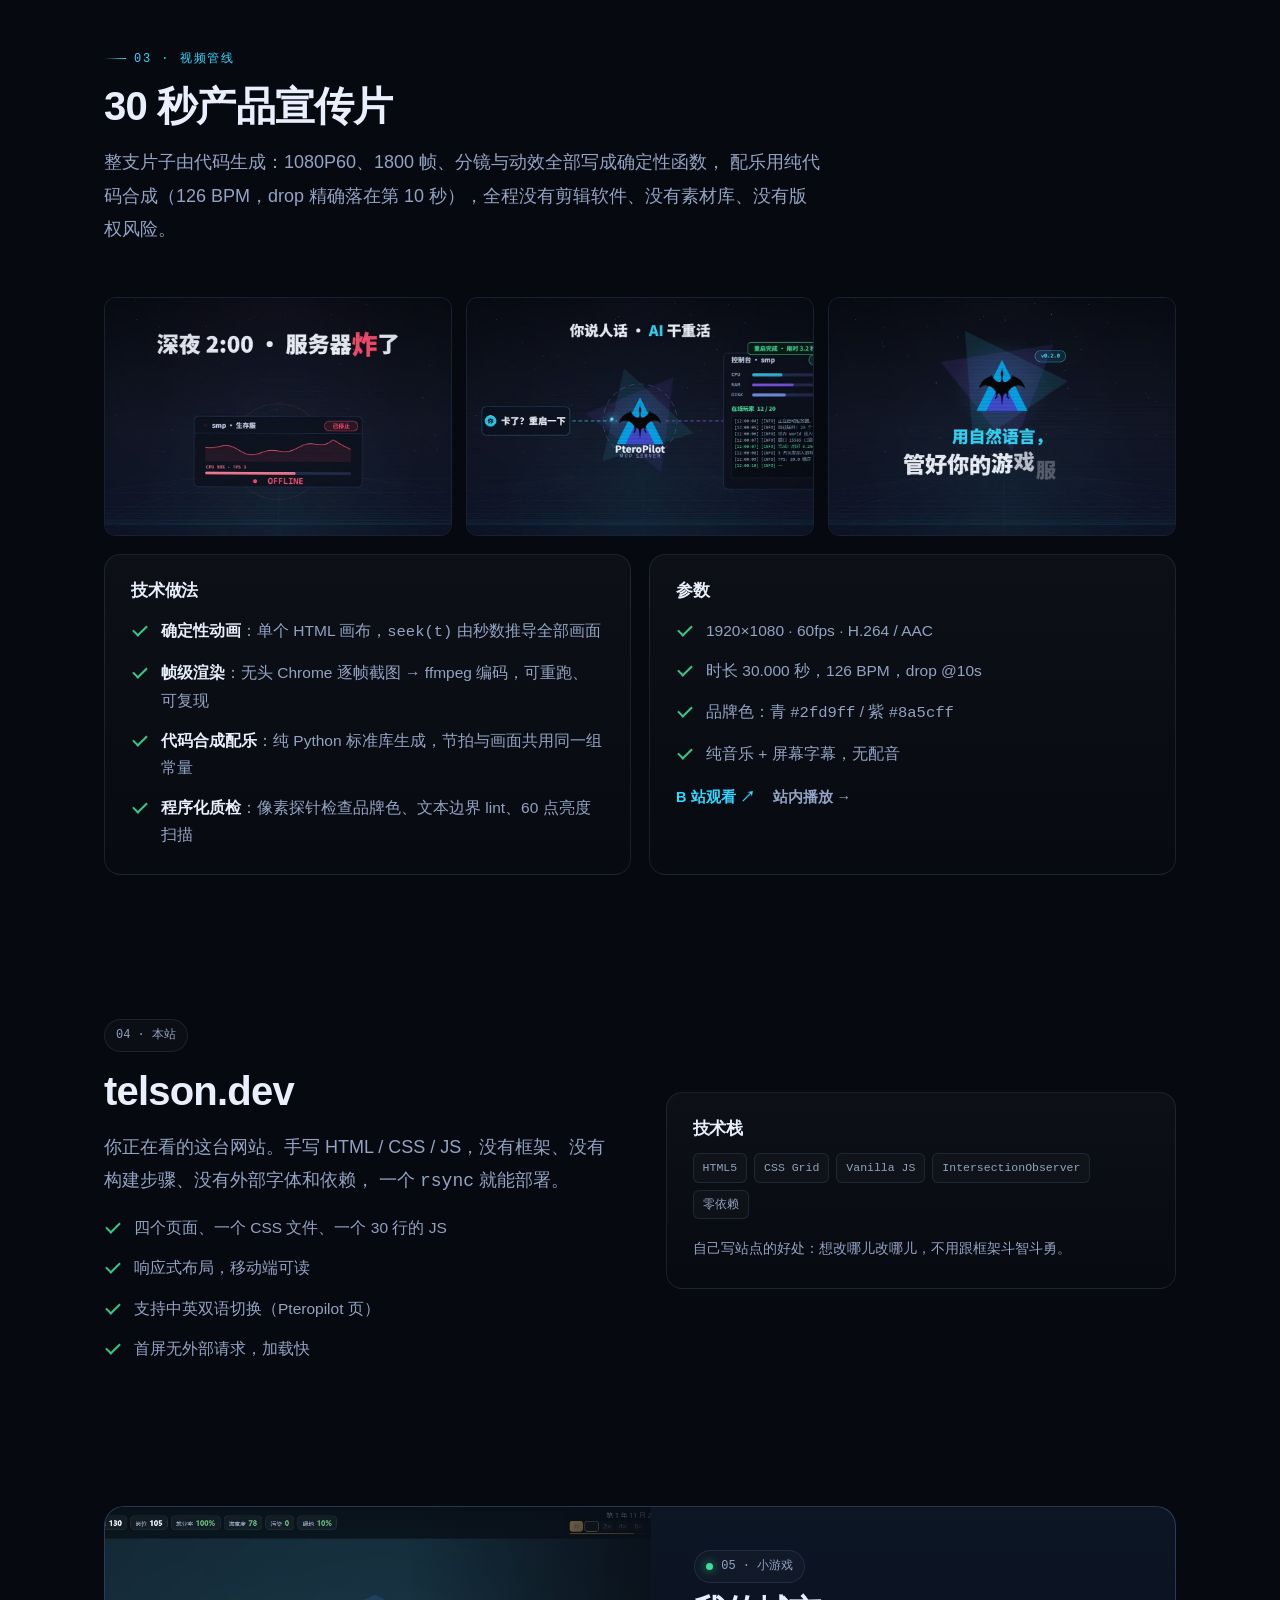
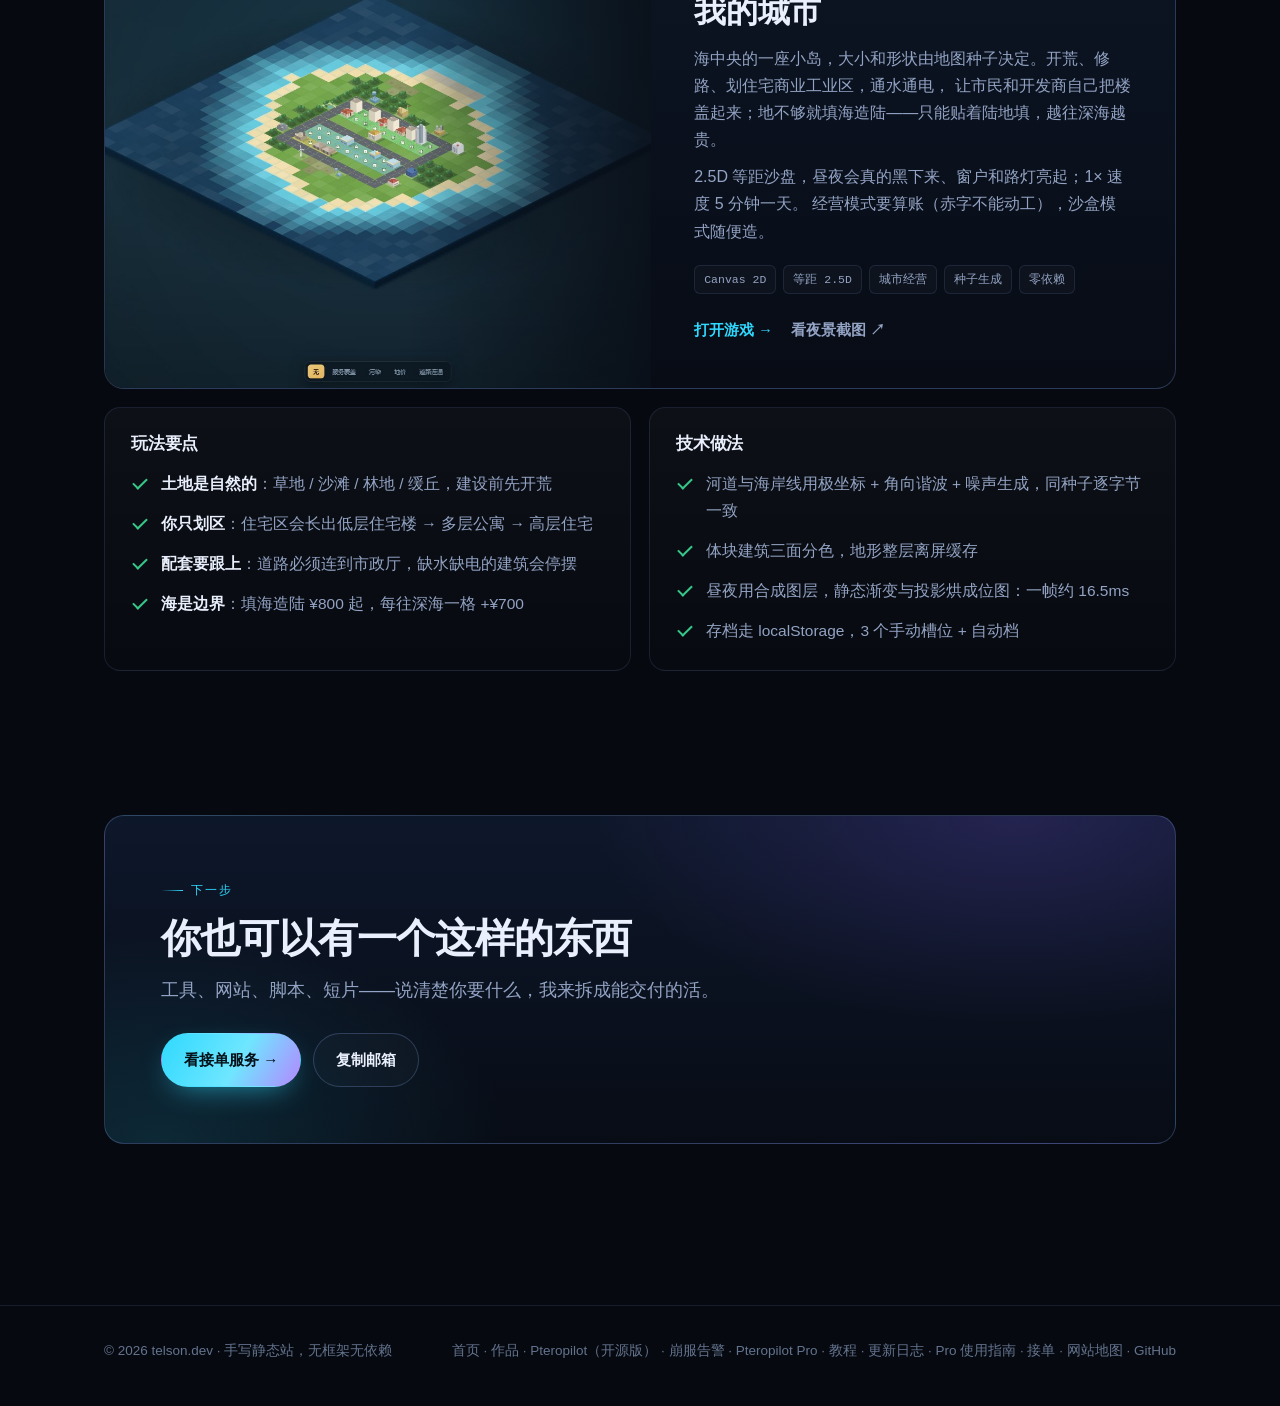
<file: projects.html>
<!DOCTYPE html>
<html lang="zh-CN">
<head>
<meta charset="utf-8">
<meta name="viewport" content="width=device-width, initial-scale=1">
<title>作品 | telson.dev</title>
<meta name="description" content="作品集：Pteropilot 开源 MCP server、程序化渲染的 30 秒产品宣传片、手写静态站 telson.dev。">
<meta property="og:type" content="website">
<meta property="og:site_name" content="telson.dev">
<meta property="og:title" content="作品 | telson.dev">
<meta property="og:description" content="Pteropilot 开源 MCP server、程序化渲染宣传片、手写静态站。">
<meta property="og:image" content="https://telson.dev/assets/img/cover.jpg">
<meta property="og:url" content="https://telson.dev/projects.html">
<meta name="theme-color" content="#06090f">
<script type="application/ld+json">{"@context":"https://schema.org","@type":"CollectionPage","name":"作品集 | telson.dev","url":"https://telson.dev/projects.html","mainEntity":{"@type":"SoftwareApplication","name":"Pteropilot","applicationCategory":"DeveloperApplication","url":"https://telson.dev/pteropilot.html","codeRepository":"https://github.com/telson-dev/pteropilot","license":"https://opensource.org/licenses/MIT"}}</script>
<!-- 站点图标：原创蝎尾标识（透明底，无底板无边框）。icon.svg = 图标主体；mark.svg = 页头裸标；icon.png / apple-touch-icon.png 为栅格化产物 -->
<link rel="icon" href="assets/img/icon.svg" type="image/svg+xml">
<link rel="icon" href="assets/img/icon.png" type="image/png">
<link rel="apple-touch-icon" href="assets/img/apple-touch-icon.png">
<link rel="canonical" href="https://telson.dev/projects.html">
<link rel="stylesheet" href="assets/css/style.css?v=20261121a">
</head>
<body data-title-zh="作品 | telson.dev" data-title-en="Work | telson.dev">

<div class="bg-field"></div>
<div class="bg-grid"></div>
<canvas class="grid-canvas" aria-hidden="true"></canvas>
<div class="scroll-progress" aria-hidden="true"><i></i></div>

<header class="nav">
  <div class="wrap nav__inner">
    <a class="brand" href="index.html">
      <img src="assets/img/mark.svg" alt="telson">
      telson<span>.dev</span>
    </a>
    <button class="nav__toggle" type="button" aria-label="菜单" aria-expanded="false" aria-controls="nav-links">
      <svg width="18" height="18" viewBox="0 0 24 24" fill="none" stroke="currentColor" stroke-width="2" stroke-linecap="round"><path d="M4 7h16M4 12h16M4 17h16"/></svg>
    </button>
    <nav class="nav__links" id="nav-links" aria-label="主导航">
      <a class="nav__link" href="index.html">首页</a>
      <a class="nav__link" href="projects.html" aria-current="page">作品</a>
      <a class="nav__link" href="pteropilot.html">Pteropilot</a>
      <a class="nav__link" href="pro.html">Pteropilot Pro <span class="nav-new" data-zh="新" data-zh-tw="新" data-en="NEW">新</span></a>
      <a class="nav__link" href="sitemap.html" data-zh="网站地图" data-zh-tw="網站地圖" data-en="Site map">网站地图</a>
            <div class="lang-toggle" role="group" aria-label="语言 / Language">
        <button type="button" data-lang="zh" aria-pressed="true">中</button>
        <button type="button" data-lang="zh-TW" aria-pressed="false">繁</button>
        <button type="button" data-lang="en" aria-pressed="false">EN</button>
      </div>
      <a class="nav__link nav__link--cta" href="services.html">接单 · 找我干活</a>
    </nav>
  </div>
</header>

<main>

  <section class="page-hero">
    <div class="wrap">
      <p class="eyebrow">作品 · Work</p>
      <h1 style="margin:18px 0 18px">做过的东西</h1>
      <p class="lead" style="max-width:620px">
        五个项目：一个能装进 AI 对话的开源工具，一个带图形界面的付费客户端，一条代码渲染出来的宣传片，
        一台不靠框架的网站，以及一个能真的玩下去的城市经营游戏。
      </p>
    </div>
  </section>

  <!-- ============ project 1 ============ -->
  <section class="section section--tight">
    <div class="wrap">
      <article class="feature reveal">
        <div class="feature__media">
          <img src="assets/img/cover.jpg" alt="Pteropilot 宣传片画面" loading="lazy" width="1600" height="900">
        </div>
        <div class="feature__body">
          <span class="page-hero__badge"><span class="dot-live"></span>01 · 开源项目</span>
          <h3>Pteropilot</h3>
          <p>
            开源的 MCP server：让 Claude、Cursor 用自然语言管理 Pterodactyl / Pelican 游戏服务器。
            面板 API 全功能覆盖（电源、控制台、文件、备份），权限最小化设计，API Key 不出本机。
          </p>
          <div class="tags">
            <span class="tag">Python</span>
            <span class="tag">MCP</span>
            <span class="tag">Pterodactyl</span>
            <span class="tag">Pelican</span>
            <span class="tag">MIT</span>
          </div>
          <div class="link-row">
            <a class="textlink" href="pteropilot.html">项目详情 →</a>
            <a class="textlink textlink--muted" href="https://github.com/telson-dev/pteropilot" target="_blank" rel="noopener">GitHub ↗</a>
            <a class="textlink textlink--muted" href="https://pypi.org/project/pteropilot/" target="_blank" rel="noopener">PyPI ↗</a>
          </div>
        </div>
      </article>
    </div>
  </section>

  <!-- ============ project 2：Pteropilot Pro ============ -->
  <section class="section section--tight">
    <div class="wrap">
      <article class="feature reveal">
        <div class="feature__media">
          <!-- data-video-* 供 main.js 按界面语言换字幕；<source> 保留简中作为无 JS 兜底 -->
          <video
            id="film-pro"
            data-video-zh="assets/video/pteropilot-pro-1080p60.mp4"
            data-video-tw="assets/video/pteropilot-pro-1080p60-tw.mp4"
            data-video-en="assets/video/pteropilot-pro-1080p60-en.mp4"
            poster="assets/video/pteropilot-pro-poster.jpg"
            width="1920" height="1080"
            preload="none"
            playsinline
            controls
            aria-label="Pteropilot Pro 宣传片">
            <source src="assets/video/pteropilot-pro-1080p60.mp4" type="video/mp4">
          </video>
        </div>
        <div class="feature__body">
          <span class="page-hero__badge"><span class="dot-live"></span>02 · 付费产品</span>
          <h3>Pteropilot Pro</h3>
          <p>
            把上面那套开源工具做成双击就能用的 Windows 客户端：不用装 Node、不用改 JSON，
            标准版（桌面安装）与 Lite（便携版）一套授权。内置 17 个 AI 工具、多服务器总览、
            自动备份与崩服告警，高危操作要二次确认。
          </p>
          <p style="margin-top:10px">
            配套的宣传片是 45 秒 4K60，三种语言各一版，画面与配乐同样全部由代码生成。
          </p>
          <div class="tags">
            <span class="tag">Windows</span>
            <span class="tag">图形界面</span>
            <span class="tag">内置 AI</span>
            <span class="tag">自动备份</span>
          </div>
          <div class="link-row">
            <a class="textlink" href="pro.html">产品详情 →</a>
            <a class="textlink textlink--muted" href="pro.html#film">看 45 秒片 →</a>
            <a class="textlink textlink--muted" href="https://github.com/telson-dev/telson.dev/releases/tag/video-4k60-v1" target="_blank" rel="noopener">4K 下载 ↗</a>
          </div>
        </div>
      </article>
    </div>
  </section>


  <!-- ============ project 2 ============ -->
  <section class="section section--tight">
    <div class="wrap">
      <div class="section-head reveal">
        <p class="eyebrow">03 · 视频管线</p>
        <h2>30 秒产品宣传片</h2>
        <p class="lead">
          整支片子由代码生成：1080P60、1800 帧、分镜与动效全部写成确定性函数，
          配乐用纯代码合成（126 BPM，drop 精确落在第 10 秒），全程没有剪辑软件、没有素材库、没有版权风险。
        </p>
      </div>

      <div class="gallery reveal" style="margin-bottom:18px">
        <figure>
          <img src="assets/img/shot-panel.jpg" alt="宣传片画面：服务器面板告警" loading="lazy" width="1200" height="675">
          <figcaption>00:01 · 冷开场</figcaption>
        </figure>
        <figure>
          <img src="assets/img/shot-chain.jpg" alt="宣传片画面：AI 调用工具链" loading="lazy" width="1200" height="675">
          <figcaption>00:13 · 工具链</figcaption>
        </figure>
        <figure>
          <img src="assets/img/shot-brand.jpg" alt="宣传片画面：品牌收尾" loading="lazy" width="1200" height="675">
          <figcaption>00:26 · 收尾</figcaption>
        </figure>
      </div>

      <div class="grid grid--2" style="gap:18px">
        <div class="card reveal">
          <h3 style="font-size:17px;margin-bottom:16px">技术做法</h3>
          <ul class="ticks" style="font-size:14.5px">
            <li><strong>确定性动画</strong>：单个 HTML 画布，<code>seek(t)</code> 由秒数推导全部画面</li>
            <li><strong>帧级渲染</strong>：无头 Chrome 逐帧截图 → ffmpeg 编码，可重跑、可复现</li>
            <li><strong>代码合成配乐</strong>：纯 Python 标准库生成，节拍与画面共用同一组常量</li>
            <li><strong>程序化质检</strong>：像素探针检查品牌色、文本边界 lint、60 点亮度扫描</li>
          </ul>
        </div>
        <div class="card reveal">
          <h3 style="font-size:17px;margin-bottom:16px">参数</h3>
          <ul class="ticks" style="font-size:14.5px">
            <li>1920×1080 · 60fps · H.264 / AAC</li>
            <li>时长 30.000 秒，126 BPM，drop @10s</li>
            <li>品牌色：青 <code>#2fd9ff</code> / 紫 <code>#8a5cff</code></li>
            <li>纯音乐 + 屏幕字幕，无配音</li>
          </ul>
          <div class="link-row" style="margin-top:18px">
            <a class="textlink" href="https://www.bilibili.com/video/BV1hznV61ESf" target="_blank" rel="noopener">B 站观看 ↗</a>
            <a class="textlink textlink--muted" href="pteropilot.html#demo">站内播放 →</a>
          </div>
        </div>
      </div>
    </div>
  </section>

  <!-- ============ project 3 ============ -->
  <section class="section section--tight">
    <div class="wrap">
      <div class="grid grid--2" style="gap:clamp(24px,4vw,52px);align-items:center">
        <div class="reveal">
          <span class="page-hero__badge">04 · 本站</span>
          <h2 style="margin:16px 0 16px">telson.dev</h2>
          <p class="lead" style="margin-bottom:16px">
            你正在看的这台网站。手写 HTML / CSS / JS，没有框架、没有构建步骤、没有外部字体和依赖，
            一个 <code>rsync</code> 就能部署。
          </p>
          <ul class="ticks" style="font-size:14.5px">
            <li>四个页面、一个 CSS 文件、一个 30 行的 JS</li>
            <li>响应式布局，移动端可读</li>
            <li>支持中英双语切换（Pteropilot 页）</li>
            <li>首屏无外部请求，加载快</li>
          </ul>
        </div>
        <div class="card reveal">
          <h3 style="font-size:17px;margin-bottom:14px">技术栈</h3>
          <div class="tags" style="margin:0">
            <span class="tag">HTML5</span>
            <span class="tag">CSS Grid</span>
            <span class="tag">Vanilla JS</span>
            <span class="tag">IntersectionObserver</span>
            <span class="tag">零依赖</span>
          </div>
          <p style="margin-top:18px;font-size:13.5px">
            自己写站点的好处：想改哪儿改哪儿，不用跟框架斗智斗勇。
          </p>
        </div>
      </div>
    </div>
  </section>

  <!-- ============ project 5：我的城市 ============ -->
  <section class="section section--tight">
    <div class="wrap">
      <article class="feature reveal">
        <div class="feature__media">
          <img src="assets/img/my-city.jpg" alt="我的城市：发展中的海岛城市，白天画面" loading="lazy" width="1600" height="900">
        </div>
        <div class="feature__body">
          <span class="page-hero__badge"><span class="dot-live"></span>05 · 小游戏</span>
          <h3>我的城市</h3>
          <p>
            海中央的一座小岛，大小和形状由地图种子决定。开荒、修路、划住宅商业工业区，通水通电，
            让市民和开发商自己把楼盖起来；地不够就填海造陆——只能贴着陆地填，越往深海越贵。
          </p>
          <p style="margin-top:10px">
            2.5D 等距沙盘，昼夜会真的黑下来、窗户和路灯亮起；1× 速度 5 分钟一天。
            经营模式要算账（赤字不能动工），沙盒模式随便造。
          </p>
          <div class="tags">
            <span class="tag">Canvas 2D</span>
            <span class="tag">等距 2.5D</span>
            <span class="tag">城市经营</span>
            <span class="tag">种子生成</span>
            <span class="tag">零依赖</span>
          </div>
          <div class="link-row">
            <a class="textlink" href="games/my-city/">打开游戏 →</a>
            <a class="textlink textlink--muted" href="assets/img/my-city-night.jpg">看夜景截图 ↗</a>
          </div>
        </div>
      </article>

      <div class="grid grid--2" style="gap:18px;margin-top:18px">
        <div class="card reveal">
          <h3 style="font-size:17px;margin-bottom:16px">玩法要点</h3>
          <ul class="ticks" style="font-size:14.5px">
            <li><strong>土地是自然的</strong>：草地 / 沙滩 / 林地 / 缓丘，建设前先开荒</li>
            <li><strong>你只划区</strong>：住宅区会长出低层住宅楼 → 多层公寓 → 高层住宅</li>
            <li><strong>配套要跟上</strong>：道路必须连到市政厅，缺水缺电的建筑会停摆</li>
            <li><strong>海是边界</strong>：填海造陆 ¥800 起，每往深海一格 +¥700</li>
          </ul>
        </div>
        <div class="card reveal">
          <h3 style="font-size:17px;margin-bottom:16px">技术做法</h3>
          <ul class="ticks" style="font-size:14.5px">
            <li>河道与海岸线用极坐标 + 角向谐波 + 噪声生成，同种子逐字节一致</li>
            <li>体块建筑三面分色，地形整层离屏缓存</li>
            <li>昼夜用合成图层，静态渐变与投影烘成位图：一帧约 16.5ms</li>
            <li>存档走 localStorage，3 个手动槽位 + 自动档</li>
          </ul>
        </div>
      </div>
    </div>
  </section>

  <!-- ============ cta ============ -->
  <section class="section section--tight">
    <div class="wrap">
      <div class="contact-band reveal">
        <p class="eyebrow">下一步</p>
        <h2 style="margin:14px 0 12px">你也可以有一个这样的东西</h2>
        <p class="lead" style="max-width:620px">
          工具、网站、脚本、短片——说清楚你要什么，我来拆成能交付的活。
        </p>
        <div class="btn-row" style="margin-top:26px">
          <a class="btn btn--primary" href="services.html">看接单服务 →</a>
          <button class="btn btn--ghost" type="button" data-copy="2361034217@qq.com" data-copy-done="邮箱已复制">复制邮箱</button>
        </div>
      </div>
    </div>
  </section>

</main>

<footer class="footer">
  <div class="wrap footer__inner">
    <span>© <span data-year>2026</span> telson.dev · 手写静态站，无框架无依赖</span>
    <span>
      <a href="index.html" data-zh="首页" data-zh-tw="首頁" data-en="Home">首页</a> ·
      <a href="projects.html" data-zh="作品" data-zh-tw="作品" data-en="Work">作品</a> ·
      <a href="pteropilot.html" data-zh="Pteropilot（开源版）" data-zh-tw="Pteropilot（開源版）" data-en="Pteropilot (open source)">Pteropilot（开源版）</a> ·
      <a href="alerts.html" data-zh="崩服告警" data-zh-tw="崩服告警" data-en="Alerts">崩服告警</a> ·
      <a href="pro.html">Pteropilot Pro</a> ·
      <a href="tutorial.html" data-zh="教程" data-zh-tw="教學" data-en="Tutorial">教程</a> ·
      <a href="changelog.html" data-zh="更新日志" data-zh-tw="更新日誌" data-en="Changelog">更新日志</a> ·
      <a href="pro-guide.html" data-zh="Pro 使用指南" data-zh-tw="Pro 使用指南" data-en="Pro guide">Pro 使用指南</a> ·
      <a href="services.html" data-zh="接单" data-zh-tw="接單" data-en="Hire me">接单</a> ·
      <a href="sitemap.html" data-zh="网站地图" data-zh-tw="網站地圖" data-en="Site map">网站地图</a> ·
      <a href="https://github.com/telson-dev" target="_blank" rel="noopener">GitHub</a>
    </span>
  </div>
</footer>

<script src="assets/js/main.js?v=20261116a" defer></script>
</body>
</html>
</file>
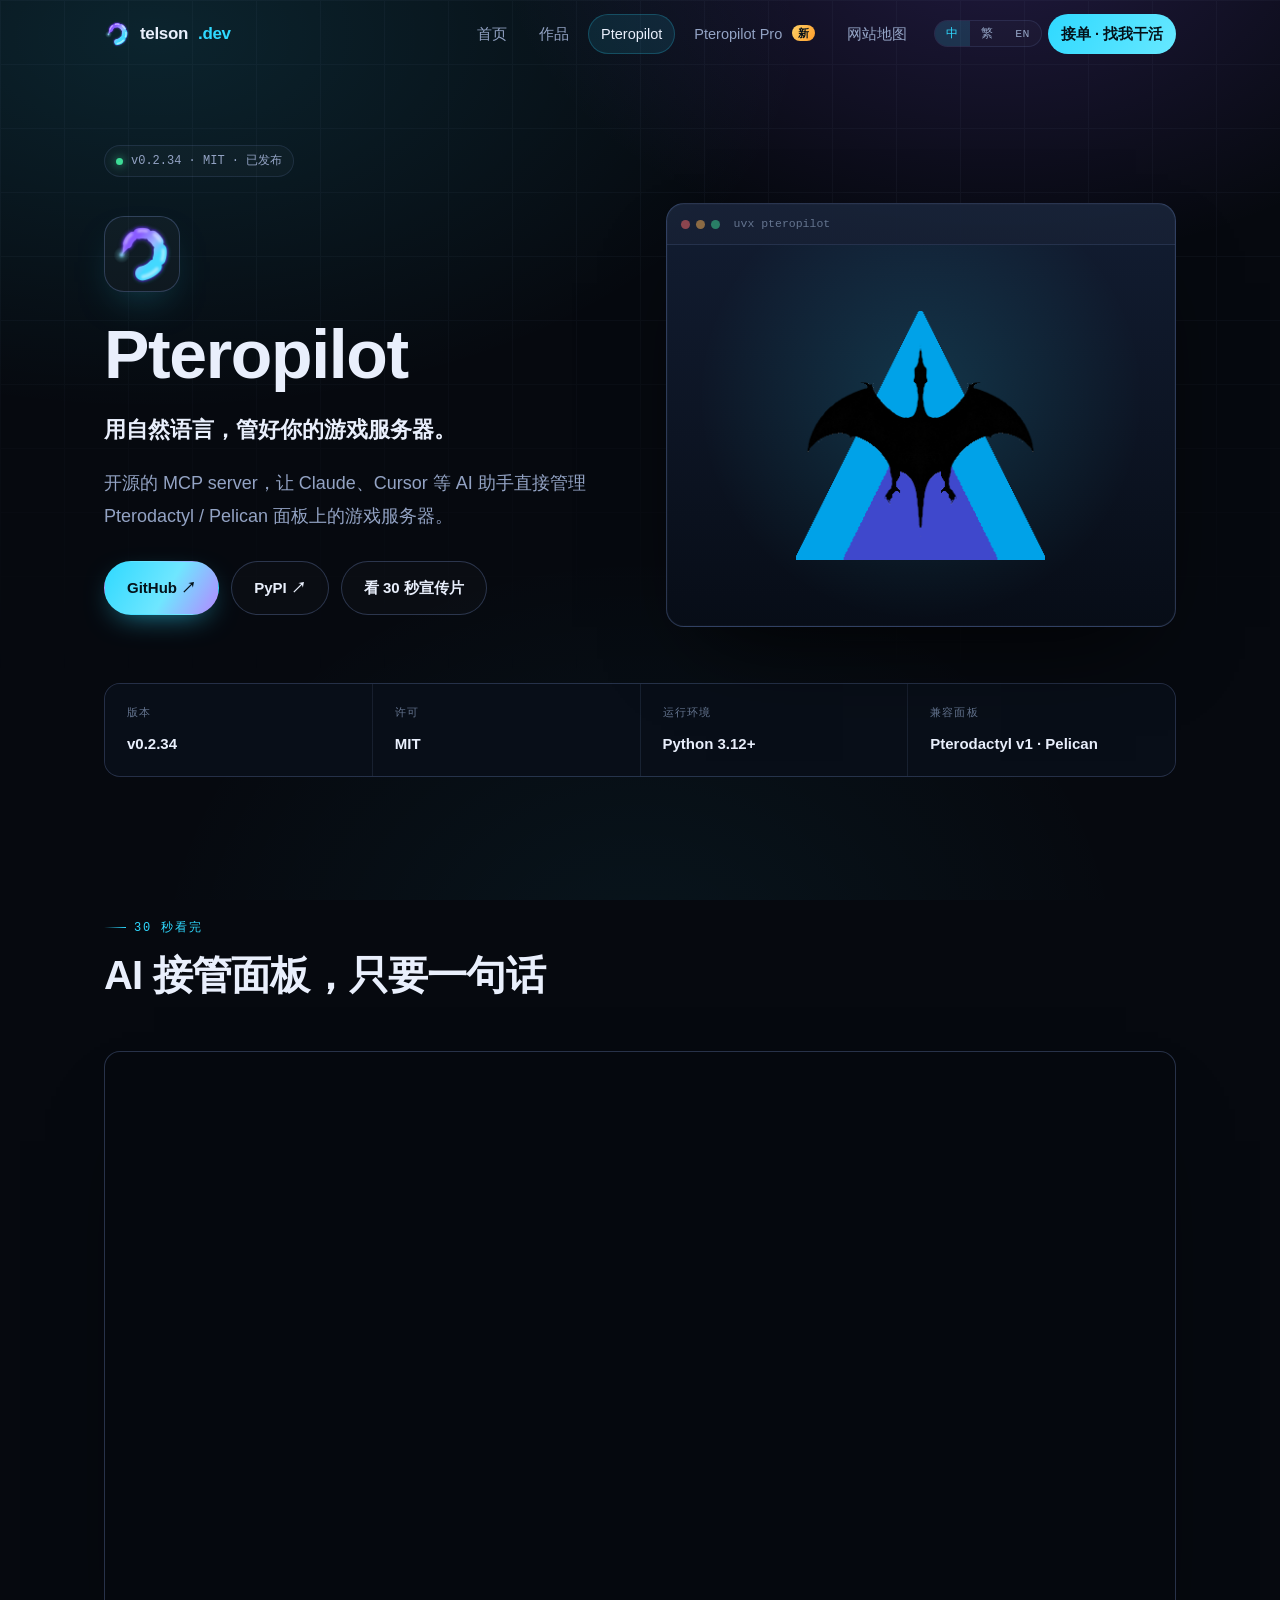
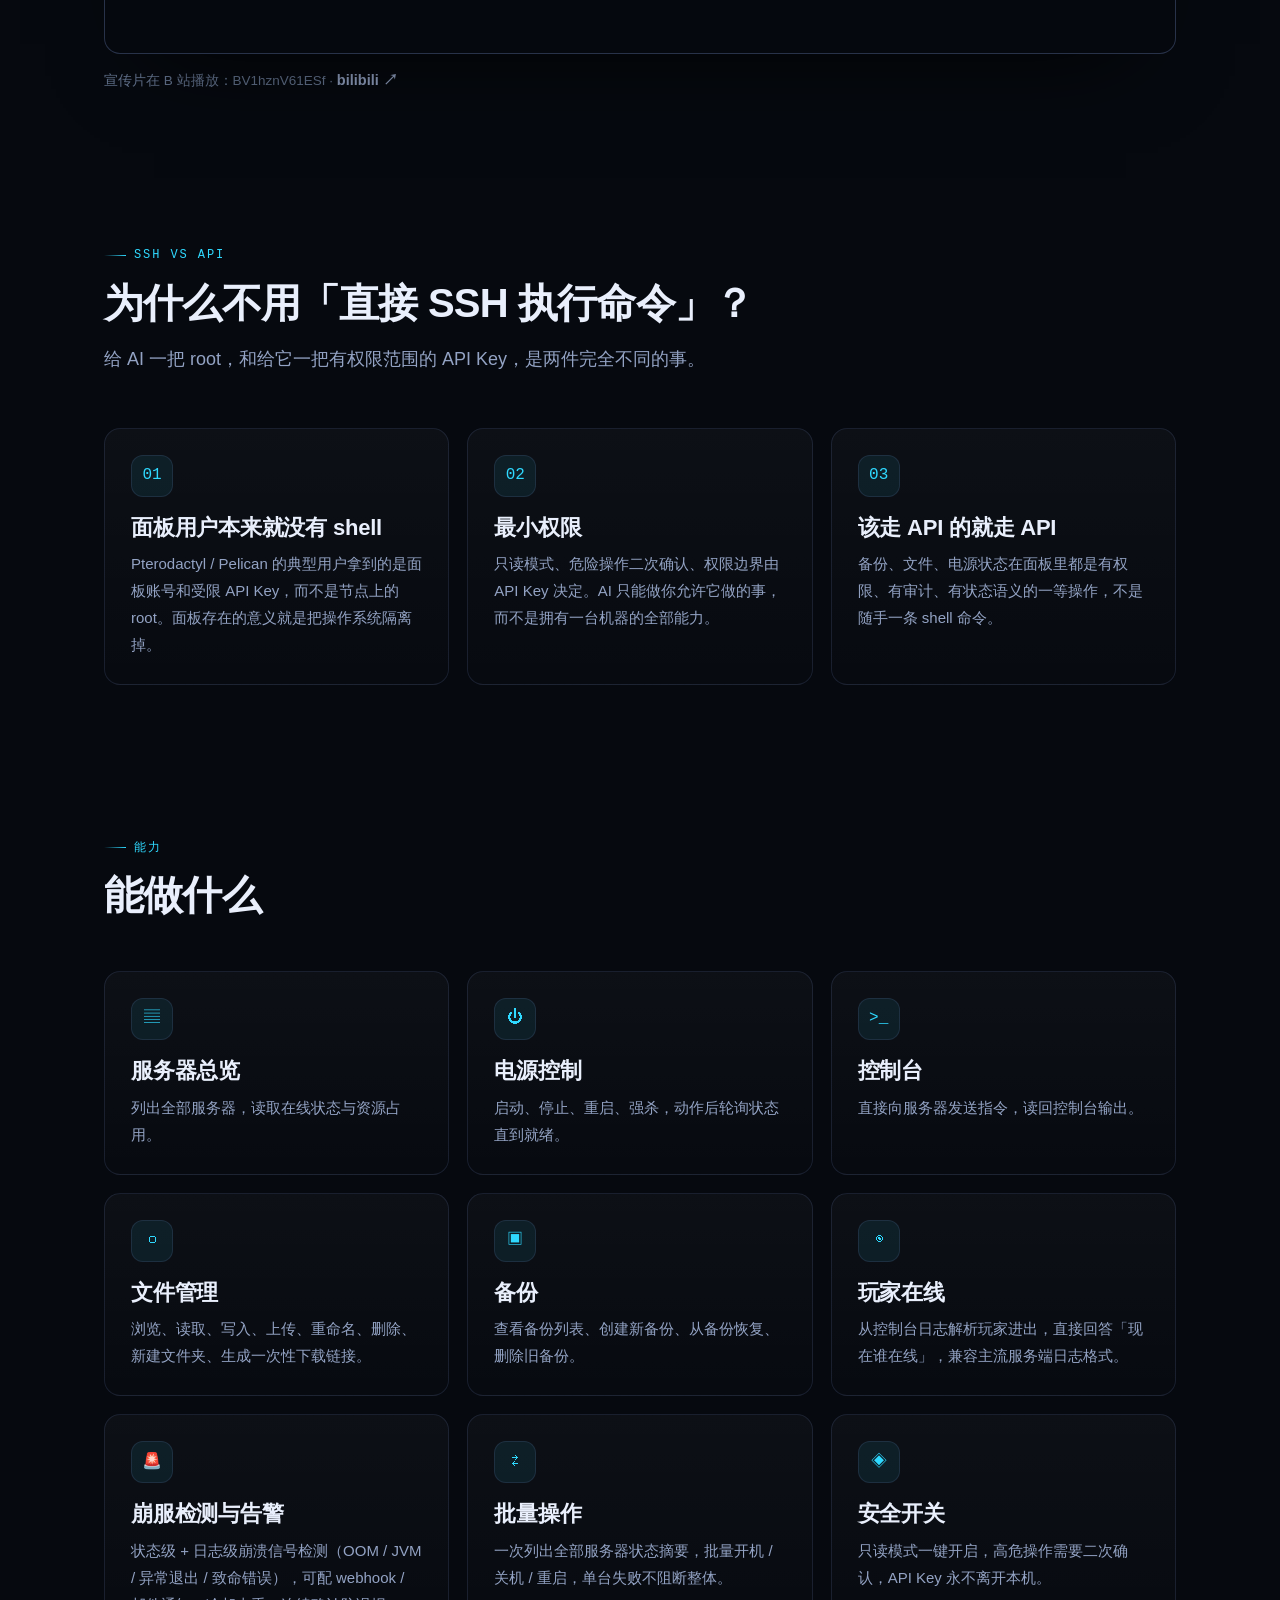
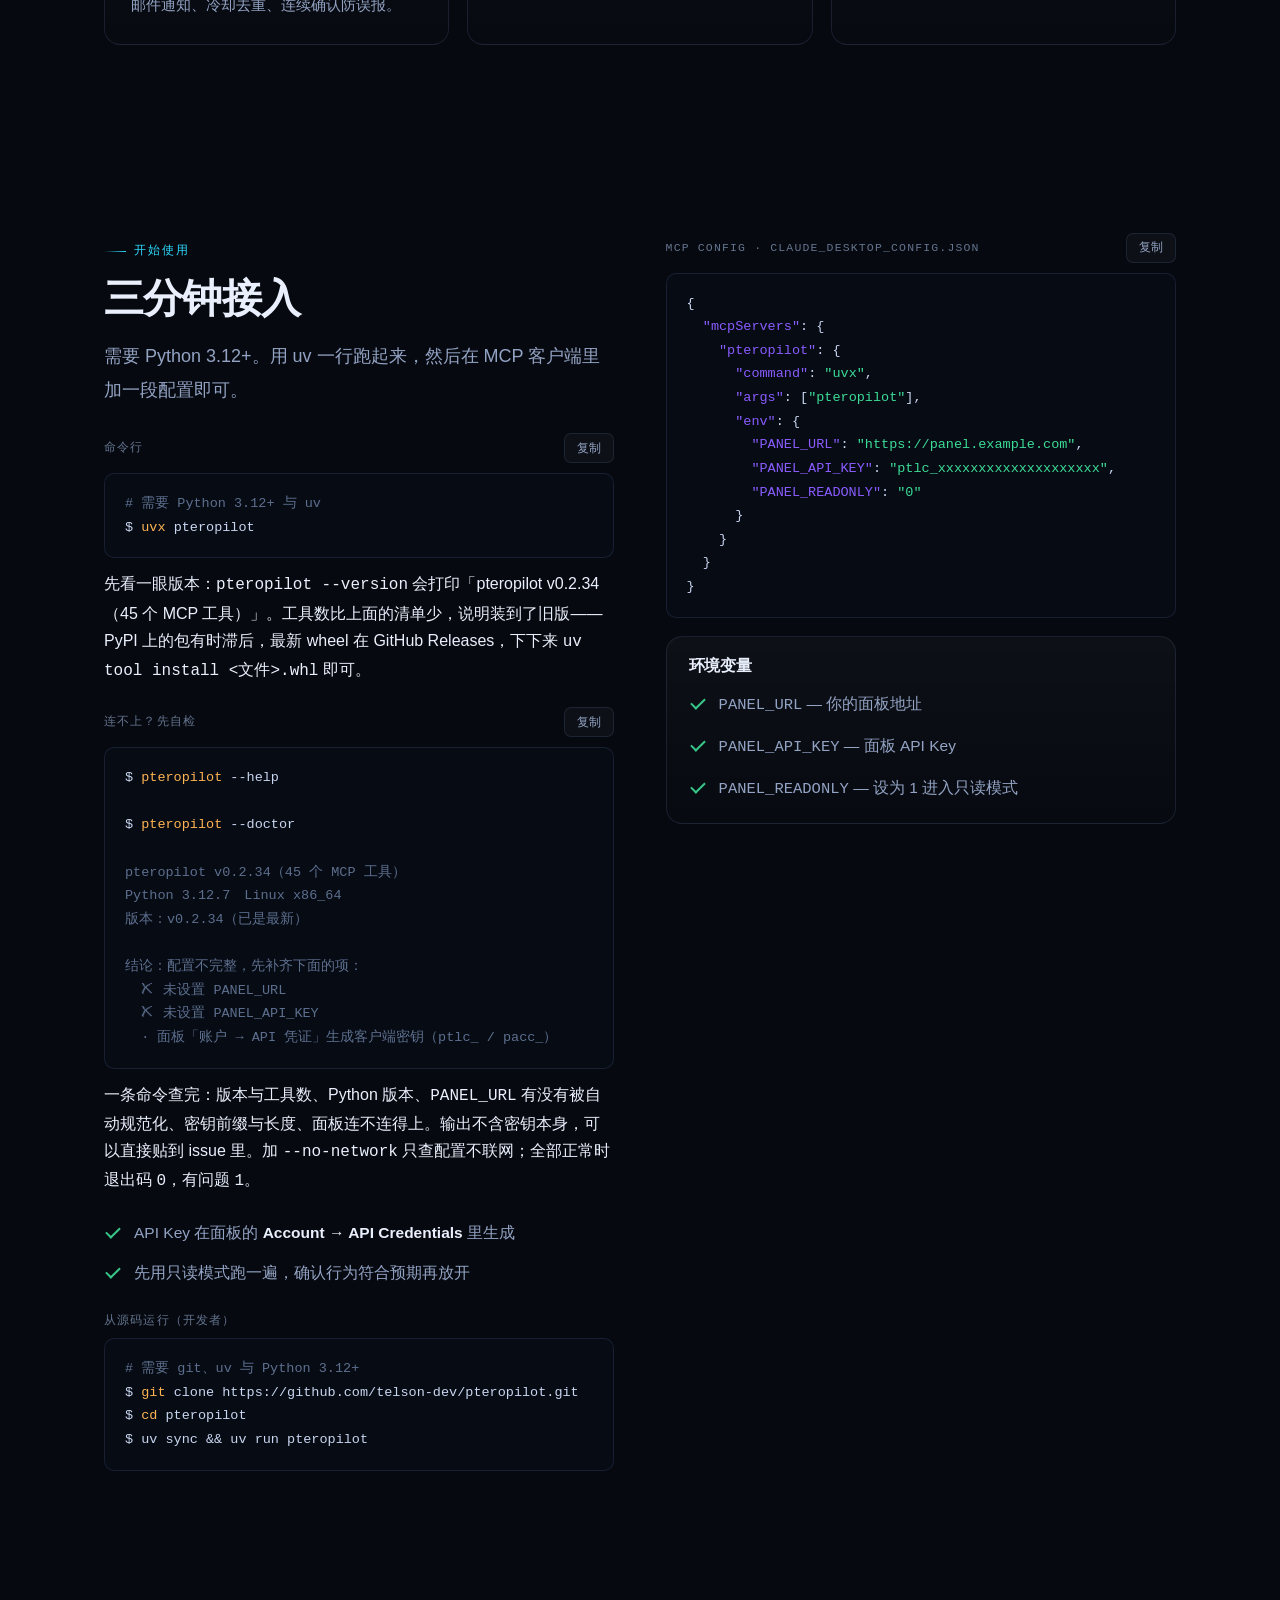
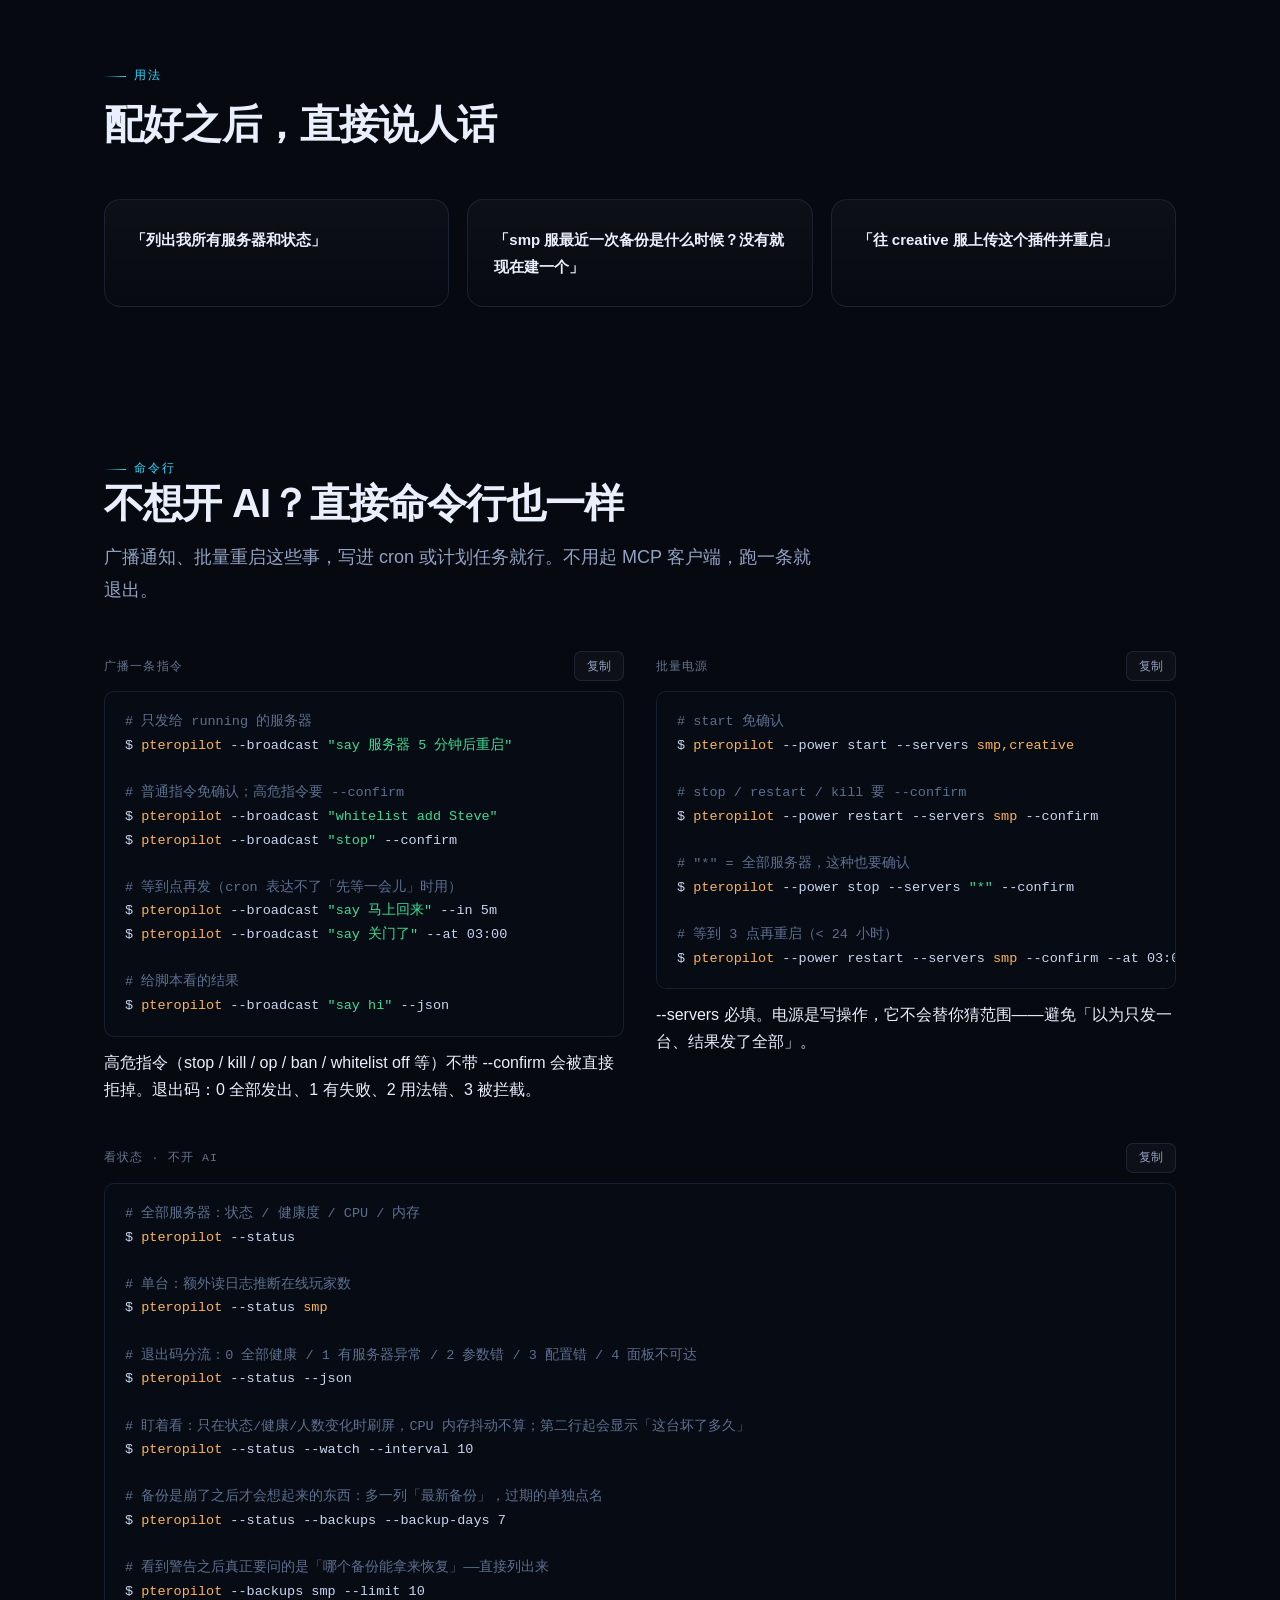
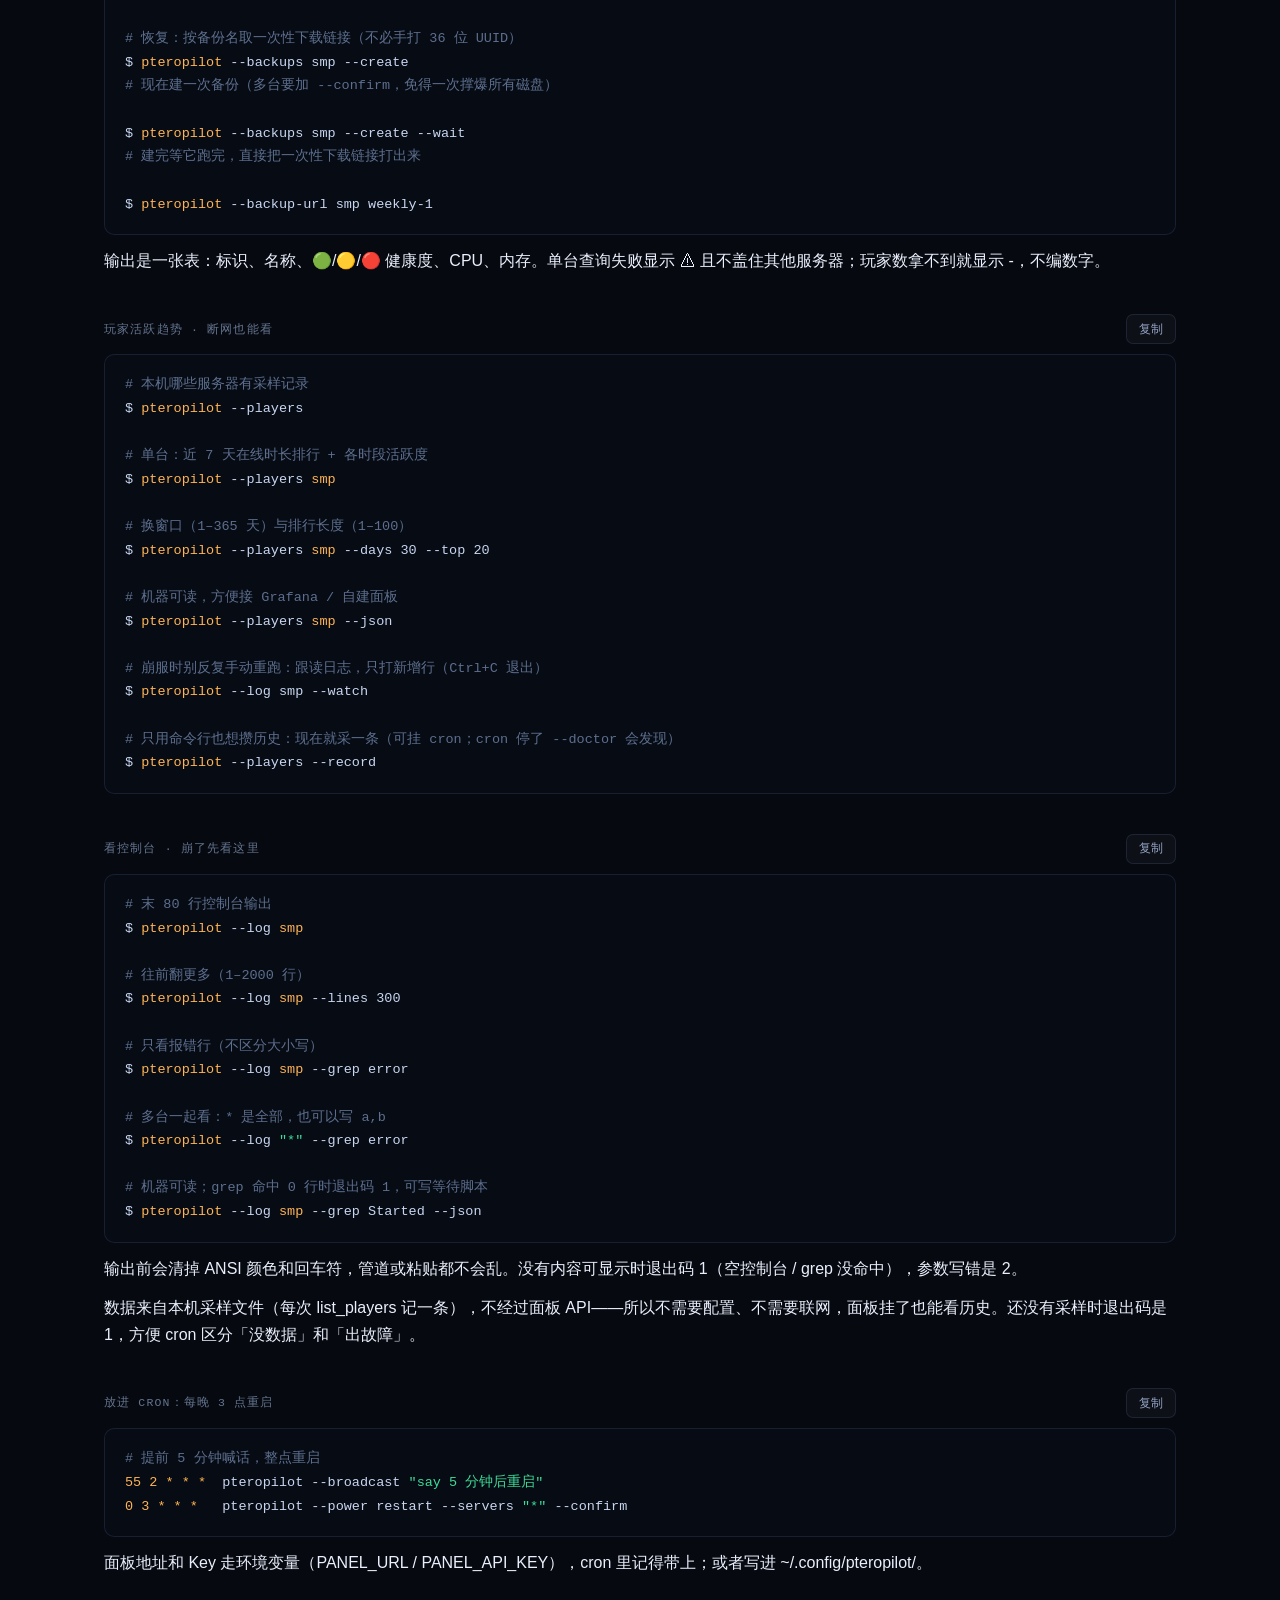
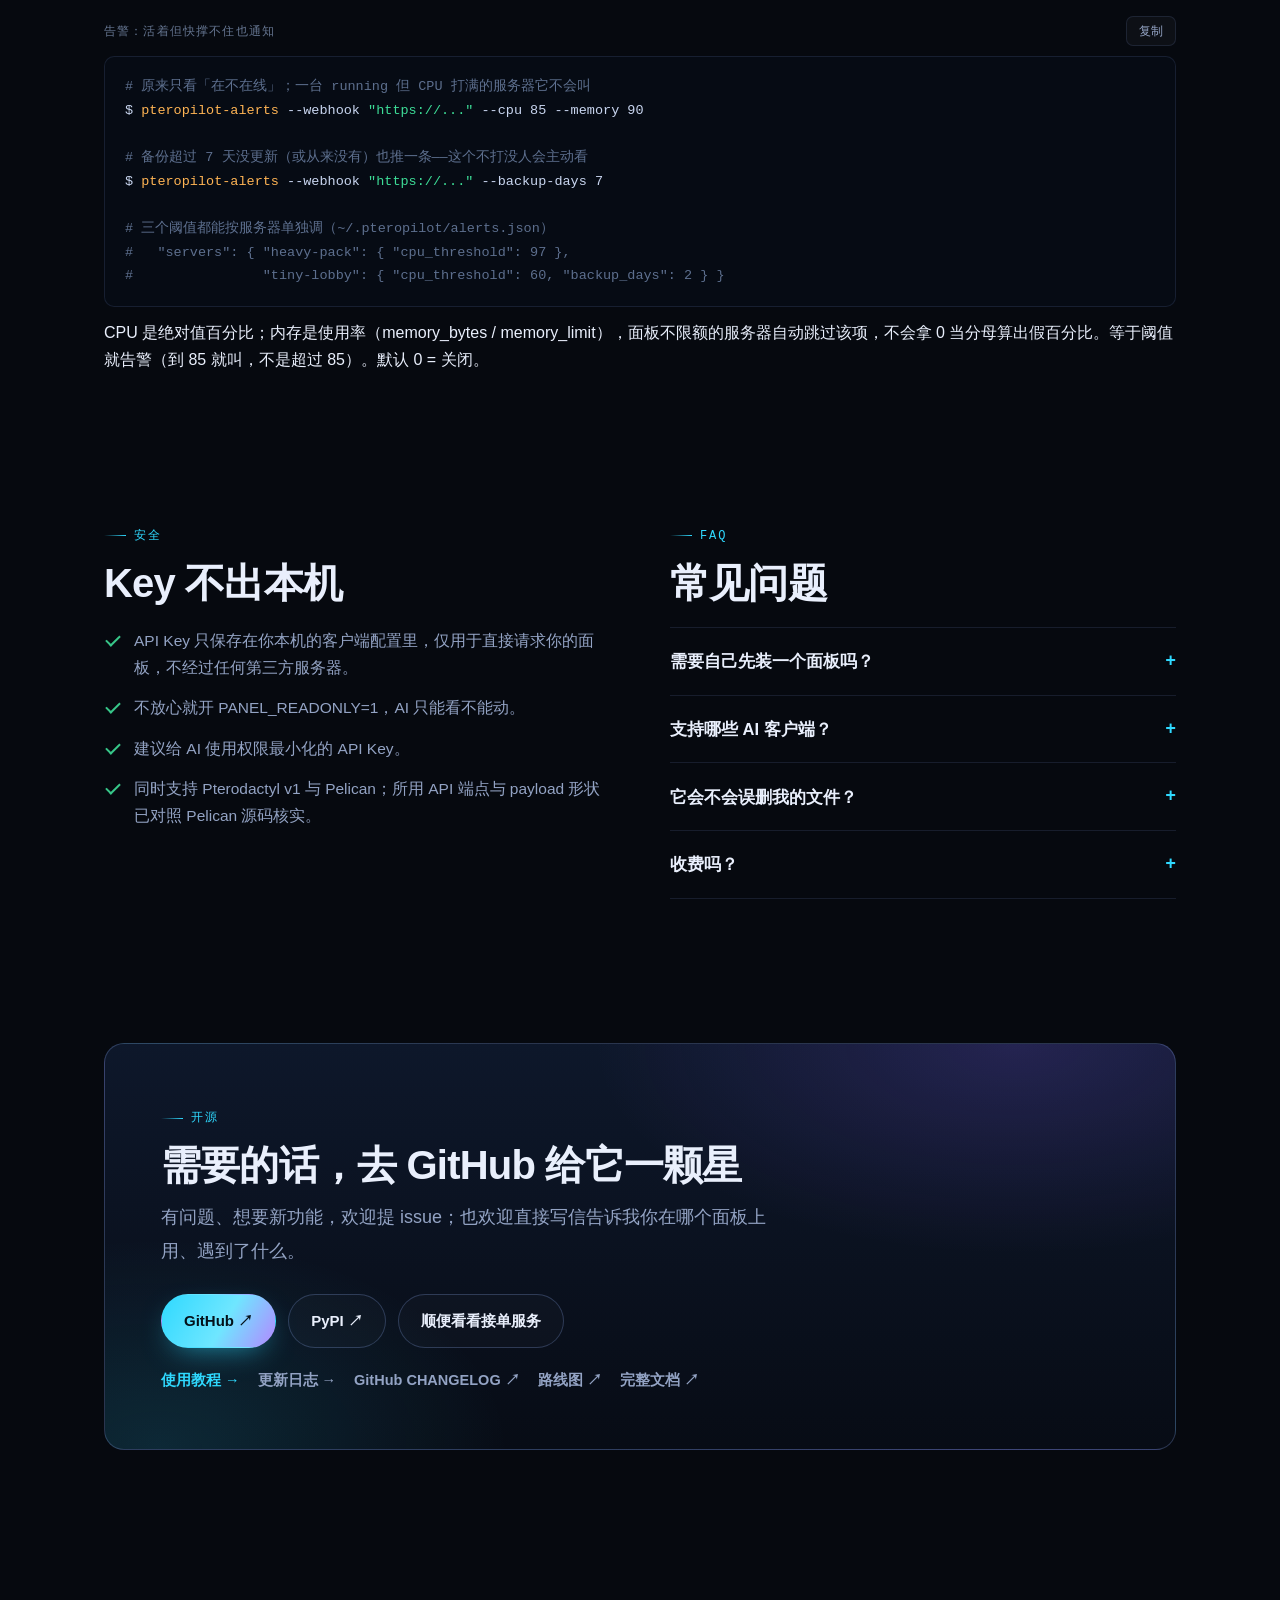
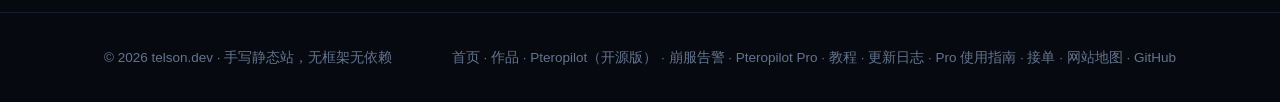
<file: pteropilot.html>
<!DOCTYPE html>
<html lang="zh-CN">
<head>
<meta charset="utf-8">
<meta name="viewport" content="width=device-width, initial-scale=1">
<title>Pteropilot — 用自然语言管理 Pterodactyl / Pelican 游戏服务器 | telson.dev</title>
<meta name="description" content="Pteropilot 是一个开源 MCP server，让 Claude、Cursor 等 AI 助手用自然语言管理 Pterodactyl / Pelican 面板上的游戏服务器：电源控制、控制台、文件、备份、玩家在线、崩服检测与 webhook/邮件告警、批量操作，权限最小化。">
<meta property="og:type" content="article">
<meta property="og:site_name" content="telson.dev">
<meta property="og:title" content="Pteropilot — 用自然语言管理游戏服务器">
<meta property="og:description" content="开源 MCP server · Pterodactyl / Pelican · 权限最小化 · uvx pteropilot">
<meta property="og:image" content="https://telson.dev/assets/img/cover.jpg">
<meta property="og:url" content="https://telson.dev/pteropilot.html">
<meta name="theme-color" content="#06090f">
<!-- 站点图标：原创蝎尾标识（透明底，无底板无边框）。icon.svg = 图标主体；mark.svg = 页头裸标；icon.png / apple-touch-icon.png 为栅格化产物 -->
<link rel="icon" href="assets/img/icon.svg" type="image/svg+xml">
<link rel="icon" href="assets/img/icon.png" type="image/png">
<link rel="apple-touch-icon" href="assets/img/apple-touch-icon.png">
<link rel="canonical" href="https://telson.dev/pteropilot.html">
<script type="application/ld+json">{"@context":"https://schema.org","@type":"SoftwareApplication","name":"Pteropilot","applicationCategory":"DeveloperApplication","operatingSystem":"Python 3.12+","description":"Open-source MCP server that lets AI assistants manage game servers on Pterodactyl / Pelican panels.","url":"https://telson.dev/pteropilot.html","codeRepository":"https://github.com/telson-dev/pteropilot","license":"https://opensource.org/licenses/MIT","softwareVersion":"0.2.1","offers":{"@type":"Offer","price":"0","priceCurrency":"CNY"}}</script>
<link rel="stylesheet" href="assets/css/style.css?v=20261121a">
</head>
<body data-title-zh="Pteropilot — 用自然语言管理 Pterodactyl / Pelican 游戏服务器 | telson.dev" data-title-tw="Pteropilot — 用自然語言管理 Pterodactyl / Pelican 遊戲伺服器 | telson.dev" data-title-en="Pteropilot — Manage Pterodactyl / Pelican game servers in plain language | telson.dev">

<div class="bg-field"></div>
<div class="bg-grid"></div>
<canvas class="grid-canvas" aria-hidden="true"></canvas>
<div class="scroll-progress" aria-hidden="true"><i></i></div>

<header class="nav">
  <div class="wrap nav__inner">
    <a class="brand" href="index.html">
      <img src="assets/img/mark.svg" alt="telson">
      telson<span>.dev</span>
    </a>
    <button class="nav__toggle" type="button" aria-label="菜单" aria-expanded="false" aria-controls="nav-links">
      <svg width="18" height="18" viewBox="0 0 24 24" fill="none" stroke="currentColor" stroke-width="2" stroke-linecap="round"><path d="M4 7h16M4 12h16M4 17h16"/></svg>
    </button>
    <nav class="nav__links" id="nav-links" aria-label="主导航">
      <a class="nav__link" href="index.html" data-zh="首页" data-zh-tw="首頁" data-en="Home">首页</a>
      <a class="nav__link" href="projects.html" data-zh="作品" data-zh-tw="作品" data-en="Work">作品</a>
      <a class="nav__link" href="pteropilot.html" aria-current="page">Pteropilot</a>
      <a class="nav__link" href="pro.html">Pteropilot Pro <span class="nav-new" data-zh="新" data-zh-tw="新" data-en="NEW">新</span></a>
      <a class="nav__link" href="sitemap.html" data-zh="网站地图" data-zh-tw="網站地圖" data-en="Site map">网站地图</a>
      <div class="lang-toggle" role="group" aria-label="语言 / Language">
        <button type="button" data-lang="zh" aria-pressed="true">中</button>
        <button type="button" data-lang="zh-TW" aria-pressed="false">繁</button>
        <button type="button" data-lang="en" aria-pressed="false">EN</button>
      </div>
      <a class="nav__link nav__link--cta" href="services.html" data-zh="接单 · 找我干活" data-zh-tw="接單 · 找我幹活" data-en="Hire me">接单 · 找我干活</a>
    </nav>
  </div>
</header>

<main>

  <!-- ============ page hero ============ -->
  <section class="page-hero">
    <div class="wrap">
      <div class="link-row" style="justify-content:space-between;align-items:center;margin-bottom:26px">
        <span class="page-hero__badge">
          <span class="dot-live"></span>
          <span data-version data-zh="v0.2.34 · MIT · 已发布" data-zh-tw="v0.2.34 · MIT · 已釋出" data-en="v0.2.34 · MIT · released">v0.2.34 · MIT · 已发布</span>
        </span>

      </div>

      <div class="grid grid--2" style="gap:clamp(24px,4vw,52px);align-items:center">
        <div>
          <img class="hero-logo" src="assets/img/icon.png" alt="Pteropilot 图标" width="76" height="76">
          <h1 style="margin:22px 0 16px">Pteropilot</h1>
          <p class="lead" style="font-size:clamp(18px,2.1vw,22px);color:var(--text);font-weight:700"
             data-zh="用自然语言，管好你的游戏服务器。" data-zh-tw="用自然語言，管好你的遊戲伺服器。"
             data-en="Manage your game servers with natural language.">
            用自然语言，管好你的游戏服务器。
          </p>
          <p class="lead" style="margin-top:16px"
             data-zh='开源的 MCP server，让 Claude、Cursor 等 AI 助手直接管理 <a class="textlink" href="https://pterodactyl.io" target="_blank" rel="noopener">Pterodactyl</a> / <a class="textlink" href="https://pelican.dev" target="_blank" rel="noopener">Pelican</a> 面板上的游戏服务器。' data-zh-tw='開源的 MCP server，讓 Claude、Cursor 等 AI 助手直接管理 <a class="textlink" href="https://pterodactyl.io" target="_blank" rel="noopener">Pterodactyl</a> / <a class="textlink" href="https://pelican.dev" target="_blank" rel="noopener">Pelican</a> 面板上的遊戲伺服器。'
             data-en='An open-source MCP server that lets Claude, Cursor and other AI assistants manage game servers on <a class="textlink" href="https://pterodactyl.io" target="_blank" rel="noopener">Pterodactyl</a> / <a class="textlink" href="https://pelican.dev" target="_blank" rel="noopener">Pelican</a> panels.'>
            开源的 MCP server，让 Claude、Cursor 等 AI 助手直接管理 Pterodactyl / Pelican 面板上的游戏服务器。
          </p>

          <div class="btn-row" style="margin-top:28px">
            <a class="btn btn--primary" href="https://github.com/telson-dev/pteropilot" target="_blank" rel="noopener">GitHub ↗</a>
            <a class="btn btn--ghost" href="https://pypi.org/project/pteropilot/" target="_blank" rel="noopener">PyPI ↗</a>
            <a class="btn btn--ghost" href="#demo" data-zh="看 30 秒宣传片" data-zh-tw="看 30 秒宣傳片" data-en="Watch 30s film">看 30 秒宣传片</a>
          </div>
        </div>

        <div>
          <div class="frame">
            <div class="frame__bar">
              <span class="frame__dot"></span><span class="frame__dot"></span><span class="frame__dot"></span>
              <span class="frame__url">uvx pteropilot</span>
            </div>
            <div class="frame__body" style="aspect-ratio:4/3">
              <img src="assets/img/pteropilot-icon.png" alt="Pteropilot" style="object-fit:contain;padding:13%;background:radial-gradient(circle at 50% 40%, rgba(47,217,255,.16), transparent 65%)" width="256" height="256">
            </div>
          </div>
        </div>
      </div>

      <dl class="specs reveal" style="margin-top:clamp(32px,5vw,56px)">
        <div class="spec">
          <dt data-zh="版本" data-zh-tw="版本" data-en="VERSION">版本</dt>
          <dd data-version>v0.2.34</dd>
        </div>
        <div class="spec">
          <dt data-zh="许可" data-zh-tw="許可" data-en="LICENSE">许可</dt>
          <dd>MIT</dd>
        </div>
        <div class="spec">
          <dt data-zh="运行环境" data-zh-tw="執行環境" data-en="RUNTIME">运行环境</dt>
          <dd>Python 3.12+</dd>
        </div>
        <div class="spec">
          <dt data-zh="兼容面板" data-zh-tw="相容面板" data-en="PANELS">兼容面板</dt>
          <dd>Pterodactyl v1 · Pelican</dd>
        </div>
      </dl>
    </div>
  </section>

  <!-- ============ demo video ============ -->
  <section class="section section--tight" id="demo">
    <div class="wrap">
      <div class="section-head reveal">
        <p class="eyebrow" data-zh="30 秒看完" data-zh-tw="30 秒看完" data-en="30-second film">30 秒看完</p>
        <h2 data-zh="AI 接管面板，只要一句话" data-zh-tw="AI 接管面板，只要一句話" data-en="One sentence and the panel is handled">AI 接管面板，只要一句话</h2>
      </div>
      <div class="video reveal">
        <iframe src="https://player.bilibili.com/player.html?isOutside=true&bvid=BV1hznV61ESf&p=1&autoplay=0&danmaku=0"
                title="Pteropilot 30 秒宣传片" allowfullscreen loading="lazy"
                sandbox="allow-scripts allow-same-origin allow-presentation"></iframe>
      </div>
      <p class="dim" style="margin-top:14px;font-size:13.5px">
        <span data-zh="宣传片在 B 站播放：BV1hznV61ESf" data-zh-tw="宣傳片在 B 站播放：BV1hznV61ESf" data-en="Also on Bilibili: BV1hznV61ESf">宣传片在 B 站播放：BV1hznV61ESf</span>
        · <a class="textlink textlink--muted" href="https://www.bilibili.com/video/BV1hznV61ESf" target="_blank" rel="noopener">bilibili ↗</a>
      </p>
    </div>
  </section>

  <!-- ============ why not ssh ============ -->
  <section class="section section--tight">
    <div class="wrap">
      <div class="section-head reveal">
        <p class="eyebrow">SSH vs API</p>
        <h2 data-zh="为什么不用「直接 SSH 执行命令」？" data-zh-tw="為什麼不用「直接 SSH 執行命令」？" data-en="Why not just SSH in and run commands?">为什么不用「直接 SSH 执行命令」？</h2>
        <p class="lead"
           data-zh="给 AI 一把 root，和给它一把有权限范围的 API Key，是两件完全不同的事。" data-zh-tw="給 AI 一把 root，和給它一把有許可權範圍的 API Key，是兩件完全不同的事。"
           data-en="Handing an AI root access and handing it a scoped API key are two very different things.">
          给 AI 一把 root，和给它一把有权限范围的 API Key，是两件完全不同的事。
        </p>
      </div>

      <div class="grid grid--3">
        <article class="card reveal">
          <div class="card__icon">01</div>
          <h3 data-zh="面板用户本来就没有 shell" data-zh-tw="面板使用者本來就沒有 shell" data-en="Panel users don't have a shell">面板用户本来就没有 shell</h3>
          <p data-zh="Pterodactyl / Pelican 的典型用户拿到的是面板账号和受限 API Key，而不是节点上的 root。面板存在的意义就是把操作系统隔离掉。" data-zh-tw="Pterodactyl / Pelican 的典型使用者拿到的是面板賬號和受限 API Key，而不是節點上的 root。面板存在的意義就是把作業系統隔離掉。"
             data-en="Typical Pterodactyl / Pelican users get a panel account and a scoped API key — not root on the node. Isolating the host OS is the whole point of the panel.">
            Pterodactyl / Pelican 的典型用户拿到的是面板账号和受限 API Key，而不是节点上的 root。面板存在的意义就是把操作系统隔离掉。
          </p>
        </article>

        <article class="card reveal">
          <div class="card__icon">02</div>
          <h3 data-zh="最小权限" data-zh-tw="最小許可權" data-en="Least privilege">最小权限</h3>
          <p data-zh="只读模式、危险操作二次确认、权限边界由 API Key 决定。AI 只能做你允许它做的事，而不是拥有一台机器的全部能力。" data-zh-tw="只讀模式、危險操作二次確認、許可權邊界由 API Key 決定。AI 只能做你允許它做的事，而不是擁有一臺機器的全部能力。"
             data-en="Read-only mode, confirmation for risky actions, and permissions bounded by the API key. The AI can only do what you allow — not everything a machine can do.">
            只读模式、危险操作二次确认、权限边界由 API Key 决定。AI 只能做你允许它做的事，而不是拥有一台机器的全部能力。
          </p>
        </article>

        <article class="card reveal">
          <div class="card__icon">03</div>
          <h3 data-zh="该走 API 的就走 API" data-zh-tw="該走 API 的就走 API" data-en="Use the API where it exists">该走 API 的就走 API</h3>
          <p data-zh="备份、文件、电源状态在面板里都是有权限、有审计、有状态语义的一等操作，不是随手一条 shell 命令。" data-zh-tw="備份、檔案、電源狀態在面板裡都是有許可權、有審計、有狀態語義的一等操作，不是隨手一條 shell 命令。"
             data-en="Backups, files and power state are first-class panel operations with permissions, audit trails and state semantics — not ad-hoc shell commands.">
            备份、文件、电源状态在面板里都是有权限、有审计、有状态语义的一等操作，不是随手一条 shell 命令。
          </p>
        </article>
      </div>
    </div>
  </section>

  <!-- ============ features ============ -->
  <section class="section section--tight">
    <div class="wrap">
      <div class="section-head reveal">
        <p class="eyebrow" data-zh="能力" data-zh-tw="能力" data-en="CAPABILITIES">能力</p>
        <h2 data-zh="能做什么" data-zh-tw="能做什麼" data-en="What it does">能做什么</h2>
      </div>

      <div class="grid grid--3">
        <article class="card reveal">
          <div class="card__icon">▤</div>
          <h3 data-zh="服务器总览" data-zh-tw="伺服器總覽" data-en="Server overview">服务器总览</h3>
          <p data-zh="列出全部服务器，读取在线状态与资源占用。" data-zh-tw="列出全部伺服器，讀取線上狀態與資源佔用。" data-en="List every server and read its live status and resource usage.">列出全部服务器，读取在线状态与资源占用。</p>
        </article>
        <article class="card reveal">
          <div class="card__icon">⏻</div>
          <h3 data-zh="电源控制" data-zh-tw="電源控制" data-en="Power control">电源控制</h3>
          <p data-zh="启动、停止、重启、强杀，动作后轮询状态直到就绪。" data-zh-tw="啟動、停止、重啟、強殺，動作後輪詢狀態直到就緒。" data-en="Start, stop, restart, kill — then poll until the state settles.">启动、停止、重启、强杀，动作后轮询状态直到就绪。</p>
        </article>
        <article class="card reveal">
          <div class="card__icon">&gt;_</div>
          <h3 data-zh="控制台" data-zh-tw="控制檯" data-en="Console">控制台</h3>
          <p data-zh="直接向服务器发送指令，读回控制台输出。" data-zh-tw="直接向伺服器傳送指令，讀回控制檯輸出。" data-en="Send commands straight to the server and read the console output back.">直接向服务器发送指令，读回控制台输出。</p>
        </article>
        <article class="card reveal">
          <div class="card__icon">▢</div>
          <h3 data-zh="文件管理" data-zh-tw="檔案管理" data-en="Files">文件管理</h3>
          <p data-zh="浏览、读取、写入、上传、重命名、删除、新建文件夹、生成一次性下载链接。" data-zh-tw="瀏覽、讀取、寫入、上傳、重新命名、刪除、新建資料夾、生成一次性下載連結。"
             data-en="Browse, read, write, upload, rename, delete, create folders and mint one-time download links.">
            浏览、读取、写入、上传、重命名、删除、新建文件夹、生成一次性下载链接。
          </p>
        </article>
        <article class="card reveal">
          <div class="card__icon">▣</div>
          <h3 data-zh="备份" data-zh-tw="備份" data-en="Backups">备份</h3>
          <p data-zh="查看备份列表、创建新备份、从备份恢复、删除旧备份。" data-zh-tw="檢視備份列表、建立新備份、從備份恢復、刪除舊備份。" data-en="List backups, create one, restore from one, delete old ones.">查看备份列表、创建新备份、从备份恢复、删除旧备份。</p>
        </article>
        <article class="card reveal">
          <div class="card__icon">◉</div>
          <h3 data-zh="玩家在线" data-zh-tw="玩家線上" data-en="Who is online">玩家在线</h3>
          <p data-zh="从控制台日志解析玩家进出，直接回答「现在谁在线」，兼容主流服务端日志格式。" data-zh-tw="從控制檯日誌解析玩家進出，直接回答「現在誰線上」，相容主流服務端日誌格式。"
             data-en="Parse join/leave lines from the console and answer \"who is online right now\", compatible with the major server log formats.">
            从控制台日志解析玩家进出，直接回答「现在谁在线」，兼容主流服务端日志格式。
          </p>
        </article>
        <article class="card reveal">
          <div class="card__icon">🚨</div>
          <h3 data-zh="崩服检测与告警" data-zh-tw="崩服檢測與告警" data-en="Crash detection & alerts">崩服检测与告警</h3>
          <p data-zh="状态级 + 日志级崩溃信号检测（OOM / JVM / 异常退出 / 致命错误），可配 webhook / 邮件通知、冷却去重、连续确认防误报。" data-zh-tw="狀態級 + 日誌級崩潰訊號檢測（OOM / JVM / 異常退出 / 致命錯誤），可配 webhook / 郵件通知、冷卻去重、連續確認防誤報。"
             data-en="State-level plus log-level crash detection (OOM / JVM / abnormal exit / fatal), with optional webhook / email alerts, cooldown dedup and confirm-count anti-flap.">
            状态级 + 日志级崩溃信号检测（OOM / JVM / 异常退出 / 致命错误），可配 webhook / 邮件通知、冷却去重、连续确认防误报。
          </p>
        </article>
        <article class="card reveal">
          <div class="card__icon">⇄</div>
          <h3 data-zh="批量操作" data-zh-tw="批次操作" data-en="Batch ops">批量操作</h3>
          <p data-zh="一次列出全部服务器状态摘要，批量开机 / 关机 / 重启，单台失败不阻断整体。" data-zh-tw="一次列出全部伺服器狀態摘要，批次開機 / 關機 / 重啟，單臺失敗不阻斷整體。"
             data-en="One-shot status summary across every server, batch start / stop / restart, per-server failures don't block the rest.">
            一次列出全部服务器状态摘要，批量开机 / 关机 / 重启，单台失败不阻断整体。
          </p>
        </article>
        <article class="card reveal">
          <div class="card__icon">◈</div>
          <h3 data-zh="安全开关" data-zh-tw="安全開關" data-en="Safety switches">安全开关</h3>
          <p data-zh="只读模式一键开启，高危操作需要二次确认，API Key 永不离开本机。" data-zh-tw="只讀模式一鍵開啟，高危操作需要二次確認，API Key 永不離開本機。"
             data-en="One switch for read-only mode, confirmation on risky actions, and an API key that never leaves your machine.">
            只读模式一键开启，高危操作需要二次确认，API Key 永不离开本机。
          </p>
        </article>
      </div>
    </div>
  </section>

  <!-- ============ install ============ -->
  <section class="section" id="install">
    <div class="wrap">
      <div class="grid grid--2" style="gap:clamp(24px,4vw,52px);align-items:start">
        <div class="reveal">
          <p class="eyebrow" data-zh="开始使用" data-zh-tw="開始使用" data-en="GET STARTED">开始使用</p>
          <h2 style="margin:14px 0 18px" data-zh="三分钟接入" data-zh-tw="三分鐘接入" data-en="Up and running in three minutes">三分钟接入</h2>
          <p class="lead" data-zh="需要 Python 3.12+。用 uv 一行跑起来，然后在 MCP 客户端里加一段配置即可。" data-zh-tw="需要 Python 3.12+。用 uv 一行跑起來，然後在 MCP 客戶端里加一段配置即可。"
             data-en="Requires Python 3.12+. Run it with uv in one line, then add a block to your MCP client config.">
            需要 Python 3.12+。用 uv 一行跑起来，然后在 MCP 客户端里加一段配置即可。
          </p>

          <div class="code__head" style="margin-top:26px">
            <span class="code__label" data-zh="命令行" data-zh-tw="命令列" data-en="TERMINAL">命令行</span>
            <button class="copy" type="button" data-copy="uvx pteropilot" data-zh="复制" data-zh-tw="複製" data-en="Copy">复制</button>
          </div>
          <pre class="code"><span class="c"># 需要 Python 3.12+ 与 uv</span>
<span class="prompt">$</span> <span class="n">uvx</span> pteropilot</pre>

          <p class="hint" style="margin-top:12px"
             data-zh='先看一眼版本：<code>pteropilot --version</code> 会打印「pteropilot v0.2.34（45 个 MCP 工具）」。工具数比上面的清单少，说明装到了旧版——PyPI 上的包有时滞后，最新 wheel 在 <a class="textlink" href="https://github.com/telson-dev/pteropilot/releases/latest" target="_blank" rel="noopener">GitHub Releases</a>，下下来 <code>uv tool install &lt;文件&gt;.whl</code> 即可。'
             data-zh-tw='先看一眼版本：<code>pteropilot --version</code> 會印出「pteropilot v0.2.34（45 個 MCP 工具）」。工具數比上面的清單少，說明裝到了舊版——PyPI 上的套件有時滯後，最新 wheel 在 <a class="textlink" href="https://github.com/telson-dev/pteropilot/releases/latest" target="_blank" rel="noopener">GitHub Releases</a>，下下來 <code>uv tool install &lt;檔案&gt;.whl</code> 即可。'
             data-en='Check the version first: <code>pteropilot --version</code> prints "pteropilot v0.2.34（45 個 MCP 工具）". Fewer tools than listed above means an old build — PyPI can lag behind, and the newest wheel lives in <a class="textlink" href="https://github.com/telson-dev/pteropilot/releases/latest" target="_blank" rel="noopener">GitHub Releases</a>; download it and run <code>uv tool install &lt;file&gt;.whl</code>.'>
            先看一眼版本：<code>pteropilot --version</code> 会打印「pteropilot v0.2.34（45 个 MCP 工具）」。工具数比上面的清单少，说明装到了旧版——PyPI 上的包有时滞后，最新 wheel 在 GitHub Releases，下下来 <code>uv tool install &lt;文件&gt;.whl</code> 即可。
          </p>

          <div class="code__head" style="margin-top:22px">
            <span class="code__label" data-zh="连不上？先自检" data-zh-tw="連不上？先自檢" data-en="NOT CONNECTING? RUN A SELF-CHECK">连不上？先自检</span>
            <button class="copy" type="button" data-copy="pteropilot --doctor" data-zh="复制" data-zh-tw="複製" data-en="Copy">复制</button>
          </div>
          <pre class="code"><span class="prompt">$</span> <span class="n">pteropilot</span> --help

<span class="prompt">$</span> <span class="n">pteropilot</span> --doctor

<span class="c">pteropilot v0.2.34（45 个 MCP 工具）</span>
<span class="c">Python 3.12.7　Linux x86_64</span>
<span class="c">版本：v0.2.34（已是最新）</span>

<span class="c">结论：配置不完整，先补齐下面的项：</span>
<span class="c">  ✗ 未设置 PANEL_URL</span>
<span class="c">  ✗ 未设置 PANEL_API_KEY</span>
<span class="c">  · 面板「账户 → API 凭证」生成客户端密钥（ptlc_ / pacc_）</span></pre>

          <p class="hint" style="margin-top:12px"
             data-zh='一条命令查完：版本与工具数、Python 版本、<code>PANEL_URL</code> 有没有被自动规范化、密钥前缀与长度、面板连不连得上。输出不含密钥本身，可以直接贴到 issue 里。加 <code>--no-network</code> 只查配置不联网；全部正常时退出码 <code>0</code>，有问题 <code>1</code>。'
             data-zh-tw='一條命令查完：版本與工具數、Python 版本、<code>PANEL_URL</code> 有沒有被自動規範化、金鑰前綴與長度、面板連不連得上。輸出不含金鑰本身，可以直接貼到 issue 裡。加 <code>--no-network</code> 只查設定不連網；全部正常時退出碼 <code>0</code>，有問題 <code>1</code>。'
             data-en='One command checks it all: version and tool count, Python version, whether <code>PANEL_URL</code> was auto-normalized, the key prefix and length, and whether the panel is reachable. It never prints the key itself, so you can paste the output straight into an issue. Add <code>--no-network</code> to skip the connectivity check; exit code <code>0</code> when everything is fine, <code>1</code> otherwise.'>
            一条命令查完：版本与工具数、Python 版本、<code>PANEL_URL</code> 有没有被自动规范化、密钥前缀与长度、面板连不连得上。输出不含密钥本身，可以直接贴到 issue 里。加 <code>--no-network</code> 只查配置不联网；全部正常时退出码 <code>0</code>，有问题 <code>1</code>。
          </p>

          <ul class="ticks" style="margin-top:24px">
            <li data-zh='API Key 在面板的 <strong>Account → API Credentials</strong> 里生成' data-zh-tw='API Key 在面板的 <strong>Account → API Credentials</strong> 裡生成'
                data-en='Create the API key under <strong>Account → API Credentials</strong> in your panel'>
              API Key 在面板的 <strong>Account → API Credentials</strong> 里生成
            </li>
            <li data-zh="先用只读模式跑一遍，确认行为符合预期再放开" data-zh-tw="先用只讀模式跑一遍，確認行為符合預期再放開"
                data-en="Start in read-only mode, confirm the behaviour, then widen permissions">
              先用只读模式跑一遍，确认行为符合预期再放开
            </li>
          </ul>

          <div style="margin-top:24px">
            <p class="code__label" data-zh="从源码运行（开发者）" data-zh-tw="從原始碼執行（開發者）" data-en="RUN FROM SOURCE (DEVELOPERS)">从源码运行（开发者）</p>
            <pre class="code" style="margin-top:8px"><span class="c"># 需要 git、uv 与 Python 3.12+</span>
<span class="prompt">$</span> <span class="n">git</span> clone https://github.com/telson-dev/pteropilot.git
<span class="prompt">$</span> <span class="n">cd</span> pteropilot
<span class="prompt">$</span> uv sync &amp;&amp; uv run pteropilot</pre>
          </div>
        </div>

        <div class="reveal">
          <div class="code__head">
            <span class="code__label">MCP config · claude_desktop_config.json</span>
            <button class="copy" type="button"
                    data-copy='{"mcpServers":{"pteropilot":{"command":"uvx","args":["pteropilot"],"env":{"PANEL_URL":"https://panel.example.com","PANEL_API_KEY":"ptlc_xxxxxxxxxxxxxxxxxxxx","PANEL_READONLY":"0"}}}}'
                    data-zh="复制" data-zh-tw="複製" data-en="Copy">复制</button>
          </div>
          <pre class="code">{
  <span class="k">"mcpServers"</span>: {
    <span class="k">"pteropilot"</span>: {
      <span class="k">"command"</span>: <span class="s">"uvx"</span>,
      <span class="k">"args"</span>: [<span class="s">"pteropilot"</span>],
      <span class="k">"env"</span>: {
        <span class="k">"PANEL_URL"</span>: <span class="s">"https://panel.example.com"</span>,
        <span class="k">"PANEL_API_KEY"</span>: <span class="s">"ptlc_xxxxxxxxxxxxxxxxxxxx"</span>,
        <span class="k">"PANEL_READONLY"</span>: <span class="s">"0"</span>
      }
    }
  }
}</pre>

          <div class="card" style="margin-top:18px;padding:20px 22px">
            <h3 style="font-size:16px;margin-bottom:14px" data-zh="环境变量" data-zh-tw="環境變數" data-en="Environment variables">环境变量</h3>
            <ul class="ticks" style="font-size:14px">
              <li><code>PANEL_URL</code> — <span data-zh="你的面板地址" data-zh-tw="你的面板位址" data-en="your panel URL">你的面板地址</span></li>
              <li><code>PANEL_API_KEY</code> — <span data-zh="面板 API Key" data-zh-tw="面板 API Key" data-en="panel API key">面板 API Key</span></li>
              <li><code>PANEL_READONLY</code> — <span data-zh="设为 1 进入只读模式" data-zh-tw="設為 1 進入只讀模式" data-en="set to 1 for read-only mode">设为 1 进入只读模式</span></li>
            </ul>
          </div>
        </div>
      </div>
    </div>
  </section>

  <!-- ============ example prompts ============ -->
  <section class="section section--tight">
    <div class="wrap">
      <div class="section-head reveal">
        <p class="eyebrow" data-zh="用法" data-zh-tw="用法" data-en="USAGE">用法</p>
        <h2 data-zh="配好之后，直接说人话" data-zh-tw="配好之後，直接說人話" data-en="Then just talk normally">配好之后，直接说人话</h2>
      </div>
      <div class="grid grid--3">
        <div class="card reveal">
          <p style="color:var(--text);font-weight:600" data-zh="「列出我所有服务器和状态」" data-zh-tw="「列出我所有伺服器和狀態」" data-en='"List all my servers and their status"'>「列出我所有服务器和状态」</p>
        </div>
        <div class="card reveal">
          <p style="color:var(--text);font-weight:600" data-zh="「smp 服最近一次备份是什么时候？没有就现在建一个」" data-zh-tw="「smp 服最近一次備份是什麼時候？沒有就現在建一個」" data-en='"When was the last backup on smp? Create one now if there is none"'>「smp 服最近一次备份是什么时候？没有就现在建一个」</p>
        </div>
        <div class="card reveal">
          <p style="color:var(--text);font-weight:600" data-zh="「往 creative 服上传这个插件并重启」" data-zh-tw="「往 creative 服上傳這個外掛並重啟」" data-en='"Upload this plugin to creative and restart it"'>「往 creative 服上传这个插件并重启」</p>
        </div>
      </div>
    </div>
  </section>

  <!-- ============ CLI: broadcast + power ============ -->
  <section class="section section--tight" id="cli">
    <div class="wrap">
      <div style="max-width:720px">
        <p class="eyebrow" data-zh="命令行" data-zh-tw="命令列" data-en="CLI">命令行</p>
        <h2 data-zh="不想开 AI？直接命令行也一样" data-zh-tw="不想開 AI？直接命令列也一樣" data-en="No AI needed — same thing from the shell">不想开 AI？直接命令行也一样</h2>
        <p class="lead" style="margin-top:14px"
           data-zh="广播通知、批量重启这些事，写进 cron 或计划任务就行。不用起 MCP 客户端，跑一条就退出。"
           data-zh-tw="廣播通知、批次重啟這些事，寫進 cron 或計畫任務就行。不用起 MCP 使用者端，跑一條就退出。"
           data-en="Notifications and batch restarts belong in cron. No MCP client needed — one command, then exit.">
          广播通知、批量重启这些事，写进 cron 或计划任务就行。不用起 MCP 客户端，跑一条就退出。
        </p>
      </div>

      <div class="grid grid--2" style="margin-top:clamp(28px,4vw,44px);gap:clamp(20px,3vw,32px)">
        <div class="reveal">
          <div class="code__head">
            <span class="code__label" data-zh="广播一条指令" data-zh-tw="廣播一條指令" data-en="BROADCAST">广播一条指令</span>
            <button class="copy" type="button"
                    data-copy='pteropilot --broadcast "say 服务器 5 分钟后重启"
pteropilot --broadcast "say 马上回来" --in 5m
pteropilot --broadcast "say 关门了" --at 03:00'
                    data-zh="复制" data-zh-tw="複製" data-en="Copy">复制</button>
          </div>
          <pre class="code"><span class="c"># 只发给 running 的服务器</span>
<span class="prompt">$</span> <span class="n">pteropilot</span> --broadcast <span class="s">"say 服务器 5 分钟后重启"</span>

<span class="c"># 普通指令免确认；高危指令要 --confirm</span>
<span class="prompt">$</span> <span class="n">pteropilot</span> --broadcast <span class="s">"whitelist add Steve"</span>
<span class="prompt">$</span> <span class="n">pteropilot</span> --broadcast <span class="s">"stop"</span> --confirm

<span class="c"># 等到点再发（cron 表达不了「先等一会儿」时用）</span>
<span class="prompt">$</span> <span class="n">pteropilot</span> --broadcast <span class="s">"say 马上回来"</span> --in 5m
<span class="prompt">$</span> <span class="n">pteropilot</span> --broadcast <span class="s">"say 关门了"</span> --at 03:00

<span class="c"># 给脚本看的结果</span>
<span class="prompt">$</span> <span class="n">pteropilot</span> --broadcast <span class="s">"say hi"</span> --json</pre>
          <p class="hint" style="margin-top:12px"
             data-zh="高危指令（stop / kill / op / ban / whitelist off 等）不带 --confirm 会被直接拒掉。退出码：0 全部发出、1 有失败、2 用法错、3 被拦截。"
             data-zh-tw="高危指令（stop / kill / op / ban / whitelist off 等）不帶 --confirm 會被直接拒掉。退出碼：0 全部發出、1 有失敗、2 用法錯、3 被攔截。"
             data-en="Dangerous commands (stop / kill / op / ban / whitelist off …) are refused without --confirm. Exit codes: 0 all sent, 1 some failed, 2 bad usage, 3 refused.">
            高危指令（stop / kill / op / ban / whitelist off 等）不带 --confirm 会被直接拒掉。退出码：0 全部发出、1 有失败、2 用法错、3 被拦截。
          </p>
        </div>

        <div class="reveal">
          <div class="code__head">
            <span class="code__label" data-zh="批量电源" data-zh-tw="批次電源" data-en="POWER">批量电源</span>
            <button class="copy" type="button"
                    data-copy='pteropilot --power restart --servers smp,creative --confirm
pteropilot --power restart --servers smp --confirm --at 03:00'
                    data-zh="复制" data-zh-tw="複製" data-en="Copy">复制</button>
          </div>
          <pre class="code"><span class="c"># start 免确认</span>
<span class="prompt">$</span> <span class="n">pteropilot</span> --power start --servers <span class="n">smp,creative</span>

<span class="c"># stop / restart / kill 要 --confirm</span>
<span class="prompt">$</span> <span class="n">pteropilot</span> --power restart --servers <span class="n">smp</span> --confirm

<span class="c"># "*" = 全部服务器，这种也要确认</span>
<span class="prompt">$</span> <span class="n">pteropilot</span> --power stop --servers <span class="s">"*"</span> --confirm

<span class="c"># 等到 3 点再重启（< 24 小时）</span>
<span class="prompt">$</span> <span class="n">pteropilot</span> --power restart --servers <span class="n">smp</span> --confirm --at 03:00</pre>
          <p class="hint" style="margin-top:12px"
             data-zh="--servers 必填。电源是写操作，它不会替你猜范围——避免「以为只发一台、结果发了全部」。"
             data-zh-tw="--servers 必填。電源是寫操作，它不會替你猜範圍——避免「以為只發一台、結果發了全部」。"
             data-en="--servers is required. A power signal is a write; it will not guess the scope for you.">
            --servers 必填。电源是写操作，它不会替你猜范围——避免「以为只发一台、结果发了全部」。
          </p>
        </div>
      </div>

      <div class="reveal" style="margin-top:clamp(28px,4vw,40px)">
        <div class="code__head">
          <span class="code__label" data-zh="看状态 · 不开 AI" data-zh-tw="看狀態 · 不開 AI" data-en="STATUS · NO AI NEEDED">看状态 · 不开 AI</span>
          <button class="copy" type="button"
                  data-copy='pteropilot --status
pteropilot --status smp
pteropilot --status --json
pteropilot --status --watch --interval 10
pteropilot --status --backups --backup-days 7
pteropilot --backups smp --limit 10
pteropilot --backup-url smp weekly-1'
                  data-zh="复制" data-zh-tw="複製" data-en="Copy">复制</button>
        </div>
        <pre class="code"><span class="c"># 全部服务器：状态 / 健康度 / CPU / 内存</span>
<span class="prompt">$</span> <span class="n">pteropilot</span> --status

<span class="c"># 单台：额外读日志推断在线玩家数</span>
<span class="prompt">$</span> <span class="n">pteropilot</span> --status <span class="n">smp</span>

<span class="c"># 退出码分流：0 全部健康 / 1 有服务器异常 / 2 参数错 / 3 配置错 / 4 面板不可达</span>
<span class="prompt">$</span> <span class="n">pteropilot</span> --status --json

<span class="c"># 盯着看：只在状态/健康/人数变化时刷屏，CPU 内存抖动不算；第二行起会显示「这台坏了多久」</span>
<span class="prompt">$</span> <span class="n">pteropilot</span> --status --watch --interval 10

<span class="c"># 备份是崩了之后才会想起来的东西：多一列「最新备份」，过期的单独点名</span>
<span class="prompt">$</span> <span class="n">pteropilot</span> --status --backups --backup-days 7

<span class="c"># 看到警告之后真正要问的是「哪个备份能拿来恢复」——直接列出来</span>
<span class="prompt">$</span> <span class="n">pteropilot</span> --backups smp --limit 10

<span class="c"># 恢复：按备份名取一次性下载链接（不必手打 36 位 UUID）</span>
<span class="prompt">$</span> <span class="n">pteropilot</span> --backups smp --create
<span class="c"># 现在建一次备份（多台要加 --confirm，免得一次撑爆所有磁盘）</span>

<span class="prompt">$</span> <span class="n">pteropilot</span> --backups smp --create --wait
<span class="c"># 建完等它跑完，直接把一次性下载链接打出来</span>

<span class="prompt">$</span> <span class="n">pteropilot</span> --backup-url smp weekly-1</pre>
        <p class="hint" style="margin-top:12px"
           data-zh="输出是一张表：标识、名称、🟢/🟡/🔴 健康度、CPU、内存、磁盘。单台查询失败显示 ⚠ 且不盖住其他服务器；玩家数拿不到就显示 -，不编数字。"
           data-zh-tw="輸出是一張表：識別碼、名稱、🟢/🟡/🔴 健康度、CPU、記憶體、磁碟。單台查詢失敗顯示 ⚠ 且不蓋住其他伺服器；玩家數拿不到就顯示 -，不編數字。"
           data-en="Prints a table: id, name, 🟢/🟡/🔴 health, CPU, memory, disk. One failing server shows ⚠ without hiding the rest; a missing player count shows - rather than a guess.">
          输出是一张表：标识、名称、🟢/🟡/🔴 健康度、CPU、内存。单台查询失败显示 ⚠ 且不盖住其他服务器；玩家数拿不到就显示 -，不编数字。
        </p>
      </div>

      <div class="reveal" style="margin-top:clamp(28px,4vw,40px)">
        <div class="code__head">
          <span class="code__label" data-zh="玩家活跃趋势 · 断网也能看" data-zh-tw="玩家活躍趨勢 · 斷網也能看" data-en="PLAYER TRENDS · WORKS OFFLINE">玩家活跃趋势 · 断网也能看</span>
          <button class="copy" type="button"
                  data-copy='pteropilot --players
pteropilot --players smp
pteropilot --players smp --days 30
pteropilot --players smp --json
pteropilot --players --record'
                  data-zh="复制" data-zh-tw="複製" data-en="Copy">复制</button>
        </div>
        <pre class="code"><span class="c"># 本机哪些服务器有采样记录</span>
<span class="prompt">$</span> <span class="n">pteropilot</span> --players

<span class="c"># 单台：近 7 天在线时长排行 + 各时段活跃度</span>
<span class="prompt">$</span> <span class="n">pteropilot</span> --players <span class="n">smp</span>

<span class="c"># 换窗口（1–365 天）与排行长度（1–100）</span>
<span class="prompt">$</span> <span class="n">pteropilot</span> --players <span class="n">smp</span> --days 30 --top 20

<span class="c"># 机器可读，方便接 Grafana / 自建面板</span>
<span class="prompt">$</span> <span class="n">pteropilot</span> --players <span class="n">smp</span> --json

<span class="c"># 崩服时别反复手动重跑：跟读日志，只打新增行（Ctrl+C 退出）</span>
<span class="prompt">$</span> <span class="n">pteropilot</span> --log smp --watch

<span class="c"># 只用命令行也想攒历史：现在就采一条（可挂 cron；cron 停了 --doctor 会发现）</span>
<span class="prompt">$</span> <span class="n">pteropilot</span> --players --record</pre>

      <div class="reveal" style="margin-top:clamp(28px,4vw,40px)">
        <div class="code__head">
          <span class="code__label" data-zh="看控制台 · 崩了先看这里" data-zh-tw="看控制台 · 崩了先看這裡" data-en="CONSOLE · WHEN IT BREAKS">看控制台 · 崩了先看这里</span>
          <button class="copy" type="button"
                  data-copy='pteropilot --log smp
pteropilot --log smp --lines 300
pteropilot --log smp --grep error
pteropilot --log smp --grep Started --json'
                  data-zh="复制" data-zh-tw="複製" data-en="Copy">复制</button>
        </div>
        <pre class="code"><span class="c"># 末 80 行控制台输出</span>
<span class="prompt">$</span> <span class="n">pteropilot</span> --log <span class="n">smp</span>

<span class="c"># 往前翻更多（1–2000 行）</span>
<span class="prompt">$</span> <span class="n">pteropilot</span> --log <span class="n">smp</span> --lines 300

<span class="c"># 只看报错行（不区分大小写）</span>
<span class="prompt">$</span> <span class="n">pteropilot</span> --log <span class="n">smp</span> --grep error

<span class="c"># 多台一起看：* 是全部，也可以写 a,b</span>
<span class="prompt">$</span> <span class="n">pteropilot</span> --log <span class="s">"*"</span> --grep error

<span class="c"># 机器可读；grep 命中 0 行时退出码 1，可写等待脚本</span>
<span class="prompt">$</span> <span class="n">pteropilot</span> --log <span class="n">smp</span> --grep Started --json</pre>
        <p class="hint" style="margin-top:12px"
           data-zh="输出前会清掉 ANSI 颜色和回车符，管道或粘贴都不会乱。没有内容可显示时退出码 1（空控制台 / grep 没命中），参数写错是 2。"
           data-zh-tw="輸出前會清掉 ANSI 顏色和回車符，管線或貼上都不會亂。沒有內容可顯示時退出碼 1（空控制台 / grep 沒命中），參數寫錯是 2。"
           data-en="ANSI colours and carriage returns are stripped first, so piping and pasting stay clean. Exit code 1 means nothing to show (empty console, or --grep matched nothing); 2 means a bad argument.">
          输出前会清掉 ANSI 颜色和回车符，管道或粘贴都不会乱。没有内容可显示时退出码 1（空控制台 / grep 没命中），参数写错是 2。
        </p>
      </div>
        <p class="hint" style="margin-top:12px"
           data-zh="数据来自本机采样文件（每次 list_players 记一条），不经过面板 API——所以不需要配置、不需要联网，面板挂了也能看历史。还没有采样时退出码是 1，方便 cron 区分「没数据」和「出故障」。"
           data-zh-tw="資料來自主機採樣檔案（每次 list_players 記一條），不經過面板 API——所以不需要設定、不需要連網，面板掛了也能看歷史。還沒有採樣時退出碼是 1，方便 cron 區分「沒資料」和「出故障」。"
           data-en="Reads local sample files (one write per list_players call), never the panel API — so no config and no network are needed, and history survives a panel outage. Exit code 1 means no samples yet, so cron can tell that apart from a real failure.">
          数据来自本机采样文件（每次 list_players 记一条），不经过面板 API——所以不需要配置、不需要联网，面板挂了也能看历史。还没有采样时退出码是 1，方便 cron 区分「没数据」和「出故障」。
        </p>
      </div>

      <div class="reveal" style="margin-top:clamp(28px,4vw,40px)">
        <div class="code__head">
          <span class="code__label" data-zh="放进 cron：每晚 3 点重启" data-zh-tw="放進 cron：每晚 3 點重啟" data-en="IN CRON: RESTART AT 3AM">放进 cron：每晚 3 点重启</span>
          <button class="copy" type="button"
                  data-copy='55 2 * * *  pteropilot --broadcast "say 5 分钟后重启"
0 3 * * *    pteropilot --power restart --servers "*" --confirm'
                  data-zh="复制" data-zh-tw="複製" data-en="Copy">复制</button>
        </div>
        <pre class="code"><span class="c"># 提前 5 分钟喊话，整点重启</span>
<span class="n">55 2 * * *</span>  pteropilot --broadcast <span class="s">"say 5 分钟后重启"</span>
<span class="n">0 3 * * *</span>   pteropilot --power restart --servers <span class="s">"*"</span> --confirm</pre>
        <p class="hint" style="margin-top:12px"
           data-zh="面板地址和 Key 走环境变量（PANEL_URL / PANEL_API_KEY），cron 里记得带上；或者写进 ~/.config/pteropilot/。"
           data-zh-tw="面板位址和 Key 走環境變數（PANEL_URL / PANEL_API_KEY），cron 裡記得帶上；或者寫進 ~/.config/pteropilot/。"
           data-en="The panel URL and key come from PANEL_URL / PANEL_API_KEY — make sure cron has them, or put them in ~/.config/pteropilot/.">
          面板地址和 Key 走环境变量（PANEL_URL / PANEL_API_KEY），cron 里记得带上；或者写进 ~/.config/pteropilot/。
        </p>
      </div>

      <div class="reveal" style="margin-top:clamp(28px,4vw,40px)">
        <div class="code__head">
          <span class="code__label" data-zh="告警：活着但快撑不住也通知" data-zh-tw="告警：活著但快撐不住也通知" data-en="ALERTS: STILL UP, ALREADY STRUGGLING">告警：活着但快撑不住也通知</span>
          <button class="copy" type="button"
                  data-copy='pteropilot-alerts --webhook "https://..." --cpu 85 --memory 90
pteropilot-alerts --webhook "https://..." --backup-days 7'
                  data-zh="复制" data-zh-tw="複製" data-en="Copy">复制</button>
        </div>
        <pre class="code"><span class="c"># 原来只看「在不在线」；一台 running 但 CPU 打满的服务器它不会叫</span>
<span class="prompt">$</span> <span class="n">pteropilot-alerts</span> --webhook <span class="s">"https://..."</span> --cpu 85 --memory 90

<span class="c"># 备份超过 7 天没更新（或从来没有）也推一条——这个不打没人会主动看</span>
<span class="prompt">$</span> <span class="n">pteropilot-alerts</span> --webhook <span class="s">"https://..."</span> --backup-days 7

<span class="c"># 三个阈值都能按服务器单独调（~/.pteropilot/alerts.json）</span>
<span class="c">#   "servers": { "heavy-pack": { "cpu_threshold": 97 },</span>
<span class="c">#                "tiny-lobby": { "cpu_threshold": 60, "backup_days": 2 } }</span></pre>
        <p class="hint" style="margin-top:12px"
           data-zh="CPU 是绝对值百分比；内存是使用率（memory_bytes / memory_limit），面板不限额的服务器自动跳过该项，不会拿 0 当分母算出假百分比。等于阈值就告警（到 85 就叫，不是超过 85）。默认 0 = 关闭。"
           data-zh-tw="CPU 是絕對值百分比；記憶體是使用率（memory_bytes / memory_limit），面板不限額的伺服器自動跳過該項，不會拿 0 當分母算出假百分比。等於閾值就告警（到 85 就叫，不是超過 85）。預設 0 = 關閉。"
           data-en="CPU is an absolute percentage; memory is a usage ratio (memory_bytes / memory_limit) — servers without a limit are skipped rather than scored against zero. Hitting the threshold exactly alerts. Default 0 = off.">
          CPU 是绝对值百分比；内存是使用率（memory_bytes / memory_limit），面板不限额的服务器自动跳过该项，不会拿 0 当分母算出假百分比。等于阈值就告警（到 85 就叫，不是超过 85）。默认 0 = 关闭。
        </p>
      </div>
    </div>
  </section>

  <!-- ============ security + faq ============ -->
  <section class="section section--tight">
    <div class="wrap">
      <div class="grid grid--2" style="gap:clamp(28px,5vw,60px);align-items:start">
        <div class="reveal">
          <p class="eyebrow" data-zh="安全" data-zh-tw="安全" data-en="SECURITY">安全</p>
          <h2 style="margin:14px 0 20px" data-zh="Key 不出本机" data-zh-tw="Key 不出本機" data-en="The key stays local">Key 不出本机</h2>
          <ul class="ticks">
            <li data-zh="API Key 只保存在你本机的客户端配置里，仅用于直接请求你的面板，不经过任何第三方服务器。" data-zh-tw="API Key 只儲存在你本機的客戶端配置裡，僅用於直接請求你的面板，不經過任何第三方伺服器。"
                data-en="The API key lives only in your local client config and is sent straight to your panel — no third-party server in between.">
              API Key 只保存在你本机的客户端配置里，仅用于直接请求你的面板，不经过任何第三方服务器。
            </li>
            <li data-zh="不放心就开 PANEL_READONLY=1，AI 只能看不能动。" data-zh-tw="不放心就開 PANEL_READONLY=1，AI 只能看不能動。"
                data-en="Unsure? Set PANEL_READONLY=1 so the AI can look but not touch.">
              不放心就开 PANEL_READONLY=1，AI 只能看不能动。
            </li>
            <li data-zh="建议给 AI 使用权限最小化的 API Key。" data-zh-tw="建議給 AI 使用許可權最小化的 API Key。"
                data-en="Use an API key with the narrowest permissions it needs.">
              建议给 AI 使用权限最小化的 API Key。
            </li>
            <li data-zh="同时支持 Pterodactyl v1 与 Pelican；所用 API 端点与 payload 形状已对照 Pelican 源码核实。" data-zh-tw="同時支援 Pterodactyl v1 與 Pelican；所用 API 端點與 payload 形狀已對照 Pelican 原始碼核實。"
                data-en="Works with both Pterodactyl v1 and Pelican; endpoints and payload shapes were verified against the Pelican source.">
              同时支持 Pterodactyl v1 与 Pelican；所用 API 端点与 payload 形状已对照 Pelican 源码核实。
            </li>
          </ul>
        </div>

        <div class="reveal">
          <p class="eyebrow">FAQ</p>
          <h2 style="margin:14px 0 20px" data-zh="常见问题" data-zh-tw="常見問題" data-en="Questions">常见问题</h2>
          <div class="faq">
            <details>
              <summary data-zh="需要自己先装一个面板吗？" data-zh-tw="需要自己先裝一個面板嗎？" data-en="Do I need to install a panel first?">需要自己先装一个面板吗？</summary>
              <p data-zh="不需要。Pteropilot 连接你已经运行中的 Pterodactyl / Pelican 面板，只需要面板地址和 API Key。" data-zh-tw="不需要。Pteropilot 連線你已經執行中的 Pterodactyl / Pelican 面板，只需要面板地址和 API Key。"
                 data-en="No. Pteropilot connects to the Pterodactyl / Pelican panel you already run — you only need its URL and an API key.">
                不需要。Pteropilot 连接你已经运行中的 Pterodactyl / Pelican 面板，只需要面板地址和 API Key。
              </p>
            </details>
            <details>
              <summary data-zh="支持哪些 AI 客户端？" data-zh-tw="支援哪些 AI 客戶端？" data-en="Which AI clients work?">支持哪些 AI 客户端？</summary>
              <p data-zh="任何支持 MCP 的客户端，例如 Claude Desktop、Cursor 等。" data-zh-tw="任何支援 MCP 的客戶端，例如 Claude Desktop、Cursor 等。"
                 data-en="Any MCP-capable client, such as Claude Desktop or Cursor.">
                任何支持 MCP 的客户端，例如 Claude Desktop、Cursor 等。
              </p>
            </details>
            <details>
              <summary data-zh="它会不会误删我的文件？" data-zh-tw="它會不會誤刪我的檔案？" data-en="Could it delete my files by mistake?">它会不会误删我的文件？</summary>
              <p data-zh="建议先开只读模式确认行为；高危操作需要二次确认；API Key 的权限也可以自行收窄到最小。" data-zh-tw="建議先開只讀模式確認行為；高危操作需要二次確認；API Key 的許可權也可以自行收窄到最小。"
                 data-en="Start in read-only mode, keep confirmation for risky actions, and narrow the API key permissions to the minimum.">
                建议先开只读模式确认行为；高危操作需要二次确认；API Key 的权限也可以自行收窄到最小。
              </p>
            </details>
            <details>
              <summary data-zh="收费吗？" data-zh-tw="收費嗎？" data-en="Is it free?">收费吗？</summary>
              <p data-zh="开源、免费，MIT 许可。源码在 GitHub，包在 PyPI。" data-zh-tw="開源、免費，MIT 許可。原始碼在 GitHub，包在 PyPI。"
                 data-en="Open source and free under the MIT license. Source on GitHub, package on PyPI.">
                开源、免费，MIT 许可。源码在 GitHub，包在 PyPI。
              </p>
            </details>
          </div>
        </div>
      </div>
    </div>
  </section>

  <!-- ============ cta ============ -->
  <section class="section section--tight">
    <div class="wrap">
      <div class="contact-band reveal">
        <p class="eyebrow" data-zh="开源" data-zh-tw="開源" data-en="OPEN SOURCE">开源</p>
        <h2 style="margin:14px 0 12px" data-zh="需要的话，去 GitHub 给它一颗星" data-zh-tw="需要的話，去 GitHub 給它一顆星" data-en="If it helps, star it on GitHub">需要的话，去 GitHub 给它一颗星</h2>
        <p class="lead" style="max-width:620px"
           data-zh="有问题、想要新功能，欢迎提 issue；也欢迎直接写信告诉我你在哪个面板上用、遇到了什么。" data-zh-tw="有問題、想要新功能，歡迎提 issue；也歡迎直接寫信告訴我你在哪個面板上用、遇到了什麼。"
           data-en="Issues and feature requests are welcome — or just email me where you run it and what broke.">
          有问题、想要新功能，欢迎提 issue；也欢迎直接写信告诉我你在哪个面板上用、遇到了什么。
        </p>
        <div class="btn-row" style="margin-top:26px">
          <a class="btn btn--primary" href="https://github.com/telson-dev/pteropilot" target="_blank" rel="noopener">GitHub ↗</a>
          <a class="btn btn--ghost" href="https://pypi.org/project/pteropilot/" target="_blank" rel="noopener">PyPI ↗</a>
          <a class="btn btn--ghost" href="services.html" data-zh="顺便看看接单服务" data-zh-tw="順便看看接單服務" data-en="Also: services">顺便看看接单服务</a>
        </div>
        <div class="link-row" style="margin-top:20px">
          <a class="textlink" href="tutorial.html" data-zh="使用教程 →" data-zh-tw="使用教學 →" data-en="Tutorial →">使用教程 →</a>
          <a class="textlink textlink--muted" href="changelog.html" data-zh="更新日志 →" data-zh-tw="更新日誌 →" data-en="Changelog →">更新日志 →</a>
          <a class="textlink textlink--muted" href="https://github.com/telson-dev/pteropilot/blob/main/CHANGELOG.md" target="_blank" rel="noopener" data-zh="GitHub CHANGELOG ↗" data-zh-tw="GitHub CHANGELOG ↗" data-en="GitHub CHANGELOG ↗">GitHub CHANGELOG ↗</a>
          <a class="textlink textlink--muted" href="https://github.com/telson-dev/pteropilot/blob/main/ROADMAP.md" target="_blank" rel="noopener" data-zh="路线图 ↗" data-zh-tw="路線圖 ↗" data-en="Roadmap ↗">路线图 ↗</a>
          <a class="textlink textlink--muted" href="https://github.com/telson-dev/pteropilot/tree/main/docs" target="_blank" rel="noopener" data-zh="完整文档 ↗" data-zh-tw="完整文件 ↗" data-en="Docs ↗">完整文档 ↗</a>
        </div>
      </div>
    </div>
  </section>

</main>

<footer class="footer">
  <div class="wrap footer__inner">
    <span>© <span data-year>2026</span> telson.dev · 手写静态站，无框架无依赖</span>
    <span>
      <a href="index.html" data-zh="首页" data-zh-tw="首頁" data-en="Home">首页</a> ·
      <a href="projects.html" data-zh="作品" data-zh-tw="作品" data-en="Work">作品</a> ·
      <a href="pteropilot.html" data-zh="Pteropilot（开源版）" data-zh-tw="Pteropilot（開源版）" data-en="Pteropilot (open source)">Pteropilot（开源版）</a> ·
      <a href="alerts.html" data-zh="崩服告警" data-zh-tw="崩服告警" data-en="Alerts">崩服告警</a> ·
      <a href="pro.html">Pteropilot Pro</a> ·
      <a href="tutorial.html" data-zh="教程" data-zh-tw="教學" data-en="Tutorial">教程</a> ·
      <a href="changelog.html" data-zh="更新日志" data-zh-tw="更新日誌" data-en="Changelog">更新日志</a> ·
      <a href="pro-guide.html" data-zh="Pro 使用指南" data-zh-tw="Pro 使用指南" data-en="Pro guide">Pro 使用指南</a> ·
      <a href="services.html" data-zh="接单" data-zh-tw="接單" data-en="Hire me">接单</a> ·
      <a href="sitemap.html" data-zh="网站地图" data-zh-tw="網站地圖" data-en="Site map">网站地图</a> ·
      <a href="https://github.com/telson-dev" target="_blank" rel="noopener">GitHub</a>
    </span>
  </div>
</footer>

<script src="assets/js/main.js?v=20261116a" defer></script>
</body>
</html>
</file>
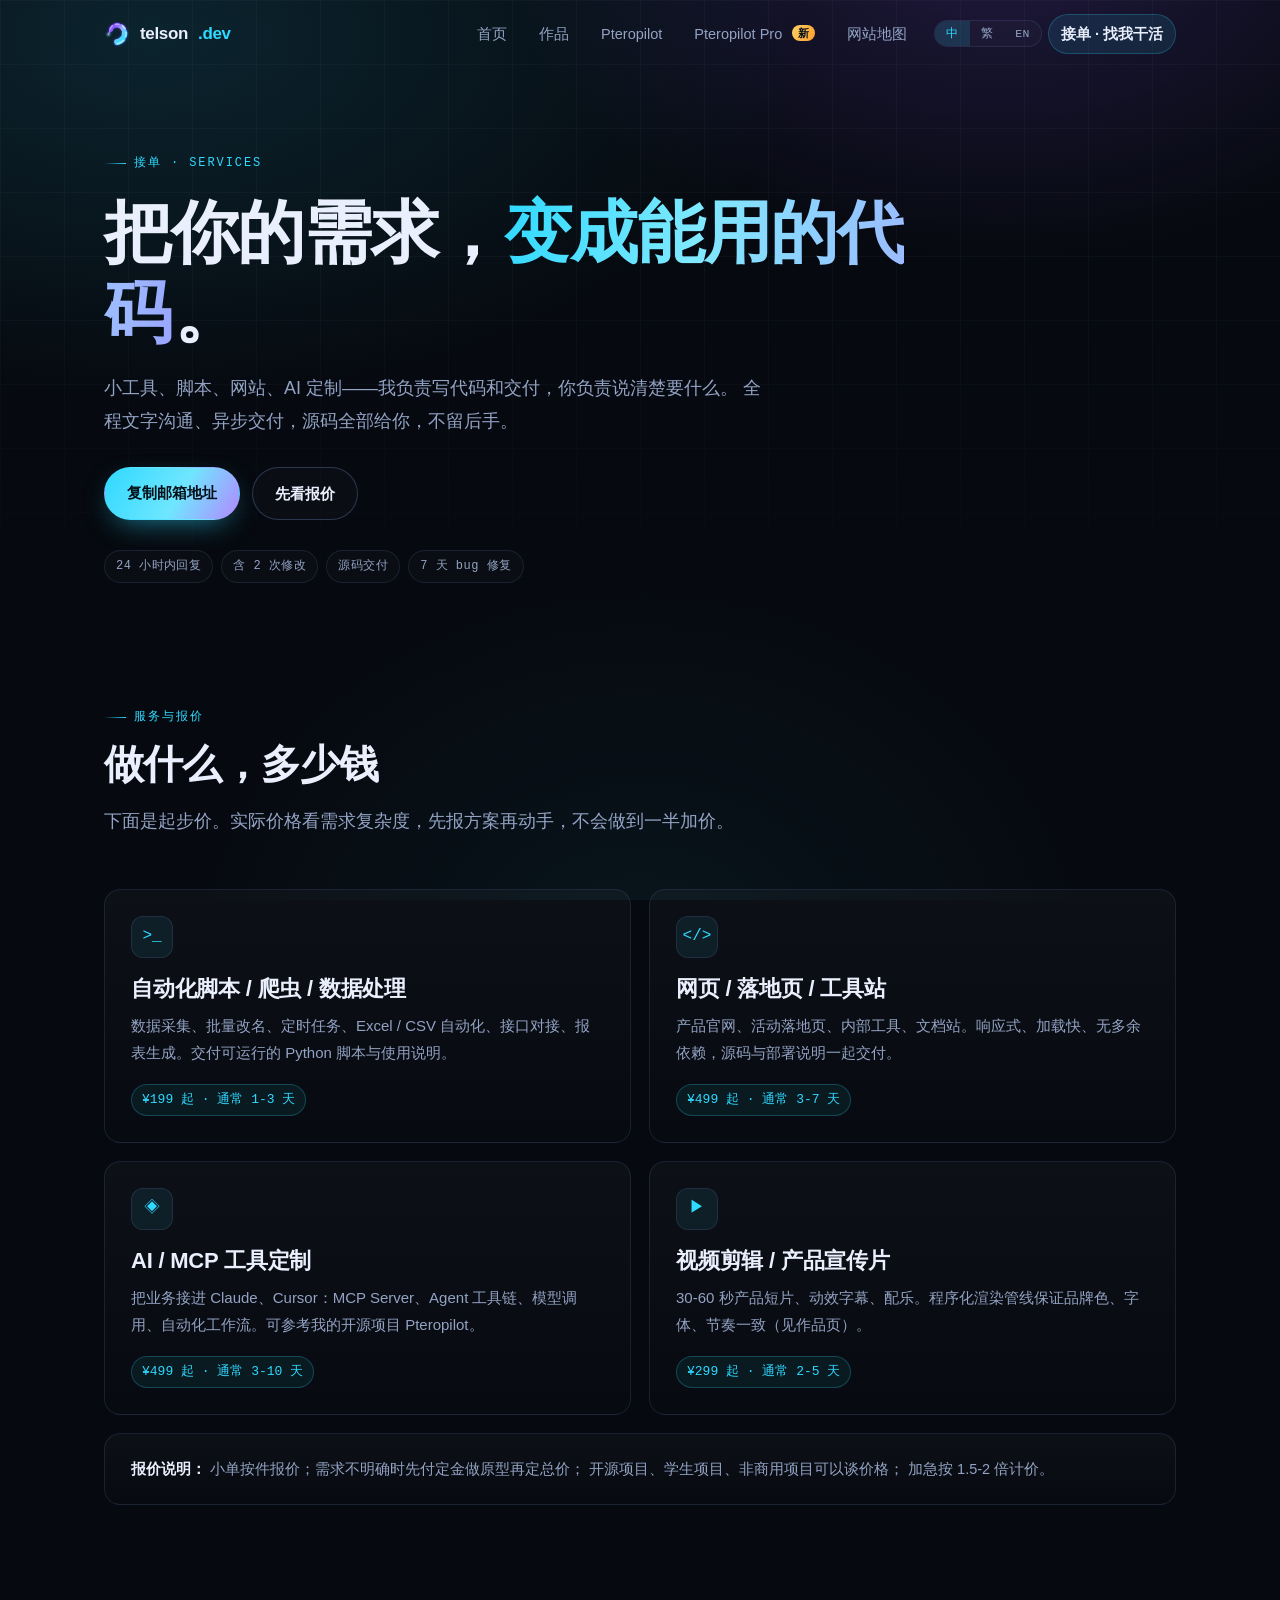
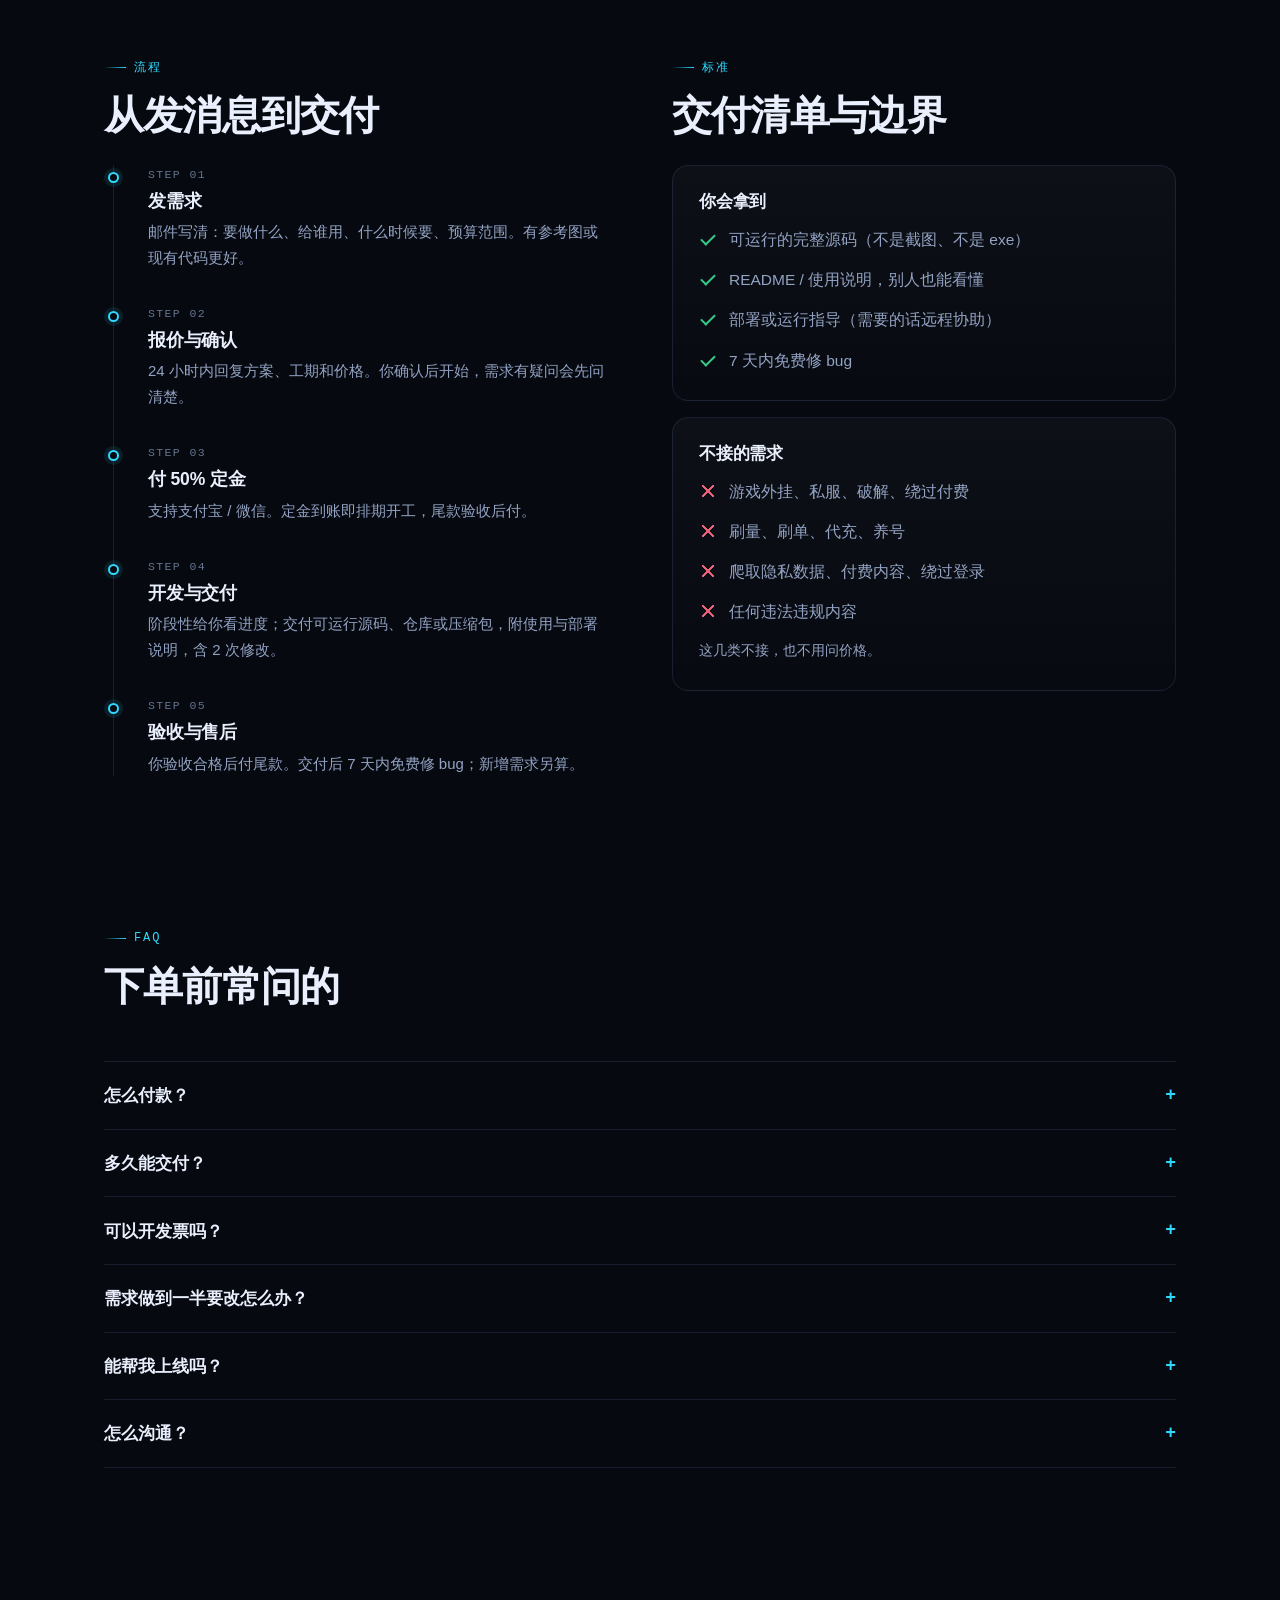
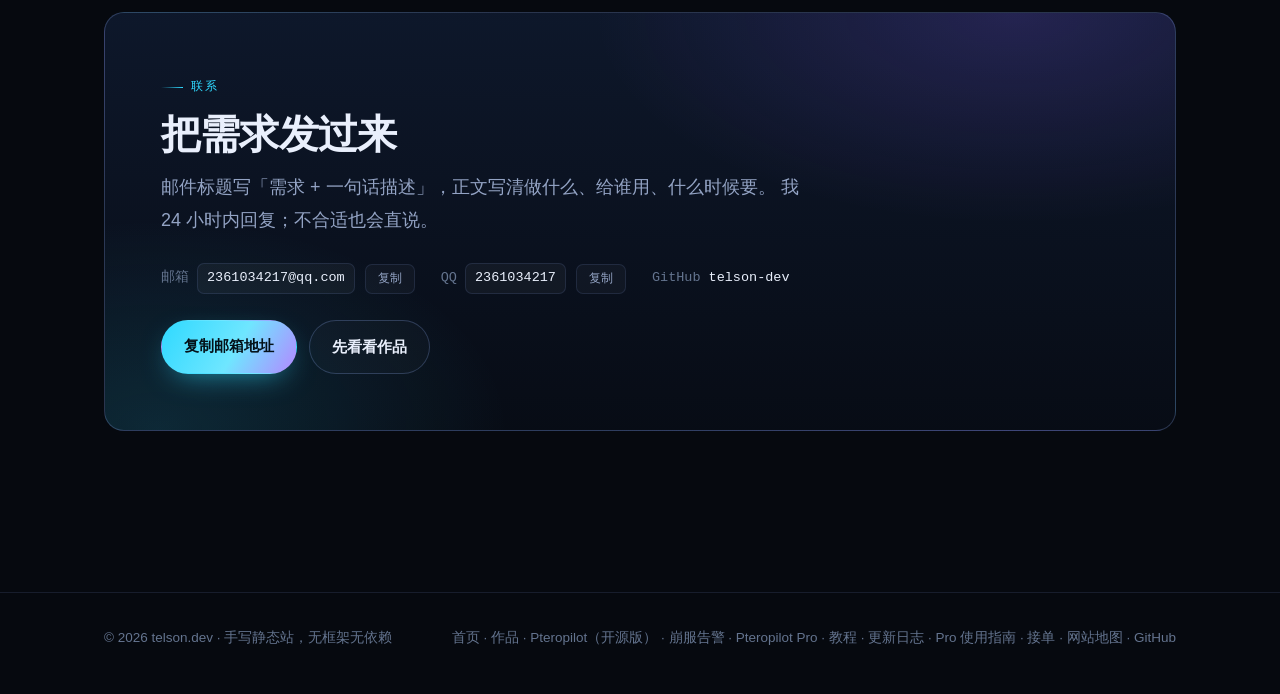
<file: services.html>
<!DOCTYPE html>
<html lang="zh-CN">
<head>
<meta charset="utf-8">
<meta name="viewport" content="width=device-width, initial-scale=1">
<title>接单 · 开发服务与报价 | telson.dev</title>
<meta name="description" content="自动化脚本、爬虫、网页工具站、AI / MCP 工具定制、宣传片制作。代码交付、异步沟通、源码全给。起价 199 元。">
<meta property="og:type" content="website">
<meta property="og:site_name" content="telson.dev">
<meta property="og:title" content="接单 · 开发服务与报价 | telson.dev">
<meta property="og:description" content="自动化脚本、网页工具站、AI / MCP 工具定制、宣传片制作。源码全给，7 天 bug 修复。">
<meta property="og:image" content="https://telson.dev/assets/img/cover.jpg">
<meta property="og:url" content="https://telson.dev/services.html">
<meta name="theme-color" content="#06090f">
<script type="application/ld+json">{"@context":"https://schema.org","@type":"Service","serviceType":"软件开发定制（自动化脚本 / 网页 / AI·MCP 工具）","provider":{"@type":"Person","name":"telson","url":"https://telson.dev/"},"url":"https://telson.dev/services.html","description":"自动化脚本、网页工具站、AI / MCP 工具定制、宣传片制作。源码全给，7 天 bug 修复。","areaServed":"全球","offers":{"@type":"Offer","priceCurrency":"CNY","description":"脚本 199 元起 / 网页 499 元起 / AI·MCP 499 元起"}}</script>
<!-- 站点图标：原创蝎尾标识（透明底，无底板无边框）。icon.svg = 图标主体；mark.svg = 页头裸标；icon.png / apple-touch-icon.png 为栅格化产物 -->
<link rel="icon" href="assets/img/icon.svg" type="image/svg+xml">
<link rel="icon" href="assets/img/icon.png" type="image/png">
<link rel="apple-touch-icon" href="assets/img/apple-touch-icon.png">
<link rel="canonical" href="https://telson.dev/services.html">
<link rel="stylesheet" href="assets/css/style.css?v=20261121a">
</head>
<body data-title-zh="接单 · 开发服务与报价 | telson.dev" data-title-tw="接單 · 開發服務與報價 | telson.dev" data-title-en="Services · Development work and pricing | telson.dev">

<div class="bg-field"></div>
<div class="bg-grid"></div>
<canvas class="grid-canvas" aria-hidden="true"></canvas>
<div class="scroll-progress" aria-hidden="true"><i></i></div>

<header class="nav">
  <div class="wrap nav__inner">
    <a class="brand" href="index.html">
      <img src="assets/img/mark.svg" alt="telson">
      telson<span>.dev</span>
    </a>
    <button class="nav__toggle" type="button" aria-label="菜单" aria-expanded="false" aria-controls="nav-links">
      <svg width="18" height="18" viewBox="0 0 24 24" fill="none" stroke="currentColor" stroke-width="2" stroke-linecap="round"><path d="M4 7h16M4 12h16M4 17h16"/></svg>
    </button>
    <nav class="nav__links" id="nav-links" aria-label="主导航">
      <a class="nav__link" href="index.html">首页</a>
      <a class="nav__link" href="projects.html">作品</a>
      <a class="nav__link" href="pteropilot.html">Pteropilot</a>
      <a class="nav__link" href="pro.html">Pteropilot Pro <span class="nav-new" data-zh="新" data-zh-tw="新" data-en="NEW">新</span></a>
      <a class="nav__link" href="sitemap.html" data-zh="网站地图" data-zh-tw="網站地圖" data-en="Site map">网站地图</a>
            <div class="lang-toggle" role="group" aria-label="语言 / Language">
        <button type="button" data-lang="zh" aria-pressed="true">中</button>
        <button type="button" data-lang="zh-TW" aria-pressed="false">繁</button>
        <button type="button" data-lang="en" aria-pressed="false">EN</button>
      </div>
      <a class="nav__link nav__link--cta" href="services.html" aria-current="page">接单 · 找我干活</a>
    </nav>
  </div>
</header>

<main>

  <!-- ============ hero ============ -->
  <section class="page-hero">
    <div class="wrap">
      <p class="eyebrow">接单 · Services</p>
      <h1 style="margin:18px 0 20px;max-width:820px">把你的需求，<em>变成能用的代码</em>。</h1>
      <p class="lead" style="max-width:660px">
        小工具、脚本、网站、AI 定制——我负责写代码和交付，你负责说清楚要什么。
        全程文字沟通、异步交付，源码全部给你，不留后手。
      </p>
      <div class="btn-row" style="margin-top:28px">
        <button class="btn btn--primary" type="button" data-copy="2361034217@qq.com" data-copy-done="邮箱已复制">复制邮箱地址</button>
        <a class="btn btn--ghost" href="#pricing">先看报价</a>
      </div>

      <div class="chips" style="margin-top:30px">
        <span class="chip">24 小时内回复</span>
        <span class="chip">含 2 次修改</span>
        <span class="chip">源码交付</span>
        <span class="chip">7 天 bug 修复</span>
      </div>
    </div>
  </section>

  <!-- ============ pricing ============ -->
  <section class="section section--tight" id="pricing">
    <div class="wrap">
      <div class="section-head reveal">
        <p class="eyebrow">服务与报价</p>
        <h2>做什么，多少钱</h2>
        <p class="lead">下面是起步价。实际价格看需求复杂度，先报方案再动手，不会做到一半加价。</p>
      </div>

      <div class="grid grid--2">
        <article class="card reveal">
          <div class="card__icon">&gt;_</div>
          <h3>自动化脚本 / 爬虫 / 数据处理</h3>
          <p>数据采集、批量改名、定时任务、Excel / CSV 自动化、接口对接、报表生成。交付可运行的 Python 脚本与使用说明。</p>
          <span class="card__price">¥199 起 · 通常 1-3 天</span>
        </article>

        <article class="card reveal">
          <div class="card__icon">&lt;/&gt;</div>
          <h3>网页 / 落地页 / 工具站</h3>
          <p>产品官网、活动落地页、内部工具、文档站。响应式、加载快、无多余依赖，源码与部署说明一起交付。</p>
          <span class="card__price">¥499 起 · 通常 3-7 天</span>
        </article>

        <article class="card reveal">
          <div class="card__icon">◈</div>
          <h3>AI / MCP 工具定制</h3>
          <p>把业务接进 Claude、Cursor：MCP Server、Agent 工具链、模型调用、自动化工作流。可参考我的开源项目 Pteropilot。</p>
          <span class="card__price">¥499 起 · 通常 3-10 天</span>
        </article>

        <article class="card reveal">
          <div class="card__icon">▶</div>
          <h3>视频剪辑 / 产品宣传片</h3>
          <p>30-60 秒产品短片、动效字幕、配乐。程序化渲染管线保证品牌色、字体、节奏一致（见作品页）。</p>
          <span class="card__price">¥299 起 · 通常 2-5 天</span>
        </article>
      </div>

      <div class="card reveal" style="margin-top:18px;padding:22px 26px">
        <p class="muted" style="font-size:14.5px">
          <strong style="color:var(--text)">报价说明：</strong>
          小单按件报价；需求不明确时先付定金做原型再定总价；
          开源项目、学生项目、非商用项目可以谈价格；
          加急按 1.5-2 倍计价。
        </p>
      </div>
    </div>
  </section>

  <!-- ============ process ============ -->
  <section class="section section--tight">
    <div class="wrap">
      <div class="grid grid--2" style="gap:clamp(32px,5vw,64px);align-items:start">
        <div class="reveal">
          <p class="eyebrow">流程</p>
          <h2 style="margin:14px 0 26px">从发消息到交付</h2>
          <div class="steps">
            <div class="step">
              <span class="step__num">STEP 01</span>
              <h3>发需求</h3>
              <p>邮件写清：要做什么、给谁用、什么时候要、预算范围。有参考图或现有代码更好。</p>
            </div>
            <div class="step">
              <span class="step__num">STEP 02</span>
              <h3>报价与确认</h3>
              <p>24 小时内回复方案、工期和价格。你确认后开始，需求有疑问会先问清楚。</p>
            </div>
            <div class="step">
              <span class="step__num">STEP 03</span>
              <h3>付 50% 定金</h3>
              <p>支持支付宝 / 微信。定金到账即排期开工，尾款验收后付。</p>
            </div>
            <div class="step">
              <span class="step__num">STEP 04</span>
              <h3>开发与交付</h3>
              <p>阶段性给你看进度；交付可运行源码、仓库或压缩包，附使用与部署说明，含 2 次修改。</p>
            </div>
            <div class="step">
              <span class="step__num">STEP 05</span>
              <h3>验收与售后</h3>
              <p>你验收合格后付尾款。交付后 7 天内免费修 bug；新增需求另算。</p>
            </div>
          </div>
        </div>

        <div class="reveal">
          <p class="eyebrow">标准</p>
          <h2 style="margin:14px 0 26px">交付清单与边界</h2>

          <div class="card" style="margin-bottom:16px">
            <h3 style="font-size:17px;margin-bottom:14px">你会拿到</h3>
            <ul class="ticks" style="font-size:14.5px">
              <li>可运行的完整源码（不是截图、不是 exe）</li>
              <li>README / 使用说明，别人也能看懂</li>
              <li>部署或运行指导（需要的话远程协助）</li>
              <li>7 天内免费修 bug</li>
            </ul>
          </div>

          <div class="card">
            <h3 style="font-size:17px;margin-bottom:14px">不接的需求</h3>
            <ul class="ticks crosses" style="font-size:14.5px">
              <li>游戏外挂、私服、破解、绕过付费</li>
              <li>刷量、刷单、代充、养号</li>
              <li>爬取隐私数据、付费内容、绕过登录</li>
              <li>任何违法违规内容</li>
            </ul>
            <p style="margin-top:14px;font-size:13.5px">这几类不接，也不用问价格。</p>
          </div>
        </div>
      </div>
    </div>
  </section>

  <!-- ============ faq ============ -->
  <section class="section section--tight">
    <div class="wrap">
      <div class="section-head reveal">
        <p class="eyebrow">FAQ</p>
        <h2>下单前常问的</h2>
      </div>
      <div class="faq reveal">
        <details>
          <summary>怎么付款？</summary>
          <p>先付 50% 定金开工，验收后付尾款。支持支付宝、微信、银行转账。小额单（¥100 以下）可以一次付清。</p>
        </details>
        <details>
          <summary>多久能交付？</summary>
          <p>小脚本 1-3 天，网页 3-7 天，AI 定制 3-10 天。具体以报价时约定的工期为准；加急可谈。</p>
        </details>
        <details>
          <summary>可以开发票吗？</summary>
          <p>目前是个人开发者，暂不提供发票。需要合同可以出简单的书面约定。</p>
        </details>
        <details>
          <summary>需求做到一半要改怎么办？</summary>
          <p>报价里含 2 次修改。开发中新增的需求按工作量重新报价，不会擅自加钱，也不会白干。</p>
        </details>
        <details>
          <summary>能帮我上线吗？</summary>
          <p>可以给部署说明；需要远程协助或代部署，按 ¥99 一次性收取（含备案之外的服务器配置，不含域名备案）。</p>
        </details>
        <details>
          <summary>怎么沟通？</summary>
          <p>以邮件和 QQ 为主，文字沟通、异步回复。复杂需求我会整理成需求清单，避免来回确认。</p>
        </details>
      </div>
    </div>
  </section>

  <!-- ============ contact ============ -->
  <section class="section section--tight">
    <div class="wrap">
      <div class="contact-band reveal">
        <p class="eyebrow">联系</p>
        <h2 style="margin:14px 0 12px">把需求发过来</h2>
        <p class="lead" style="max-width:640px">
          邮件标题写「需求 + 一句话描述」，正文写清做什么、给谁用、什么时候要。
          我 24 小时内回复；不合适也会直说。
        </p>
        <div class="contact-list">
          <span class="contact-item"><span class="label">邮箱</span><code class="contact-value">2361034217@qq.com</code>
            <button class="copy" type="button" data-copy="2361034217@qq.com" data-copy-done="已复制">复制</button></span>
          <span class="contact-item"><span class="label">QQ</span><code class="contact-value">2361034217</code>
            <button class="copy" type="button" data-copy="2361034217" data-copy-done="已复制">复制</button></span>
          <span class="contact-item"><span class="label">GitHub</span><a href="https://github.com/telson-dev" target="_blank" rel="noopener">telson-dev</a></span>
        </div>
        <div class="btn-row" style="margin-top:26px">
          <button class="btn btn--primary" type="button" data-copy="2361034217@qq.com" data-copy-done="邮箱已复制">复制邮箱地址</button>
          <a class="btn btn--ghost" href="projects.html">先看看作品</a>
        </div>
      </div>
    </div>
  </section>

</main>

<footer class="footer">
  <div class="wrap footer__inner">
    <span>© <span data-year>2026</span> telson.dev · 手写静态站，无框架无依赖</span>
    <span>
      <a href="index.html" data-zh="首页" data-zh-tw="首頁" data-en="Home">首页</a> ·
      <a href="projects.html" data-zh="作品" data-zh-tw="作品" data-en="Work">作品</a> ·
      <a href="pteropilot.html" data-zh="Pteropilot（开源版）" data-zh-tw="Pteropilot（開源版）" data-en="Pteropilot (open source)">Pteropilot（开源版）</a> ·
      <a href="alerts.html" data-zh="崩服告警" data-zh-tw="崩服告警" data-en="Alerts">崩服告警</a> ·
      <a href="pro.html">Pteropilot Pro</a> ·
      <a href="tutorial.html" data-zh="教程" data-zh-tw="教學" data-en="Tutorial">教程</a> ·
      <a href="changelog.html" data-zh="更新日志" data-zh-tw="更新日誌" data-en="Changelog">更新日志</a> ·
      <a href="pro-guide.html" data-zh="Pro 使用指南" data-zh-tw="Pro 使用指南" data-en="Pro guide">Pro 使用指南</a> ·
      <a href="services.html" data-zh="接单" data-zh-tw="接單" data-en="Hire me">接单</a> ·
      <a href="sitemap.html" data-zh="网站地图" data-zh-tw="網站地圖" data-en="Site map">网站地图</a> ·
      <a href="https://github.com/telson-dev" target="_blank" rel="noopener">GitHub</a>
    </span>
  </div>
</footer>

<script src="assets/js/main.js?v=20261116a" defer></script>
</body>
</html>
</file>
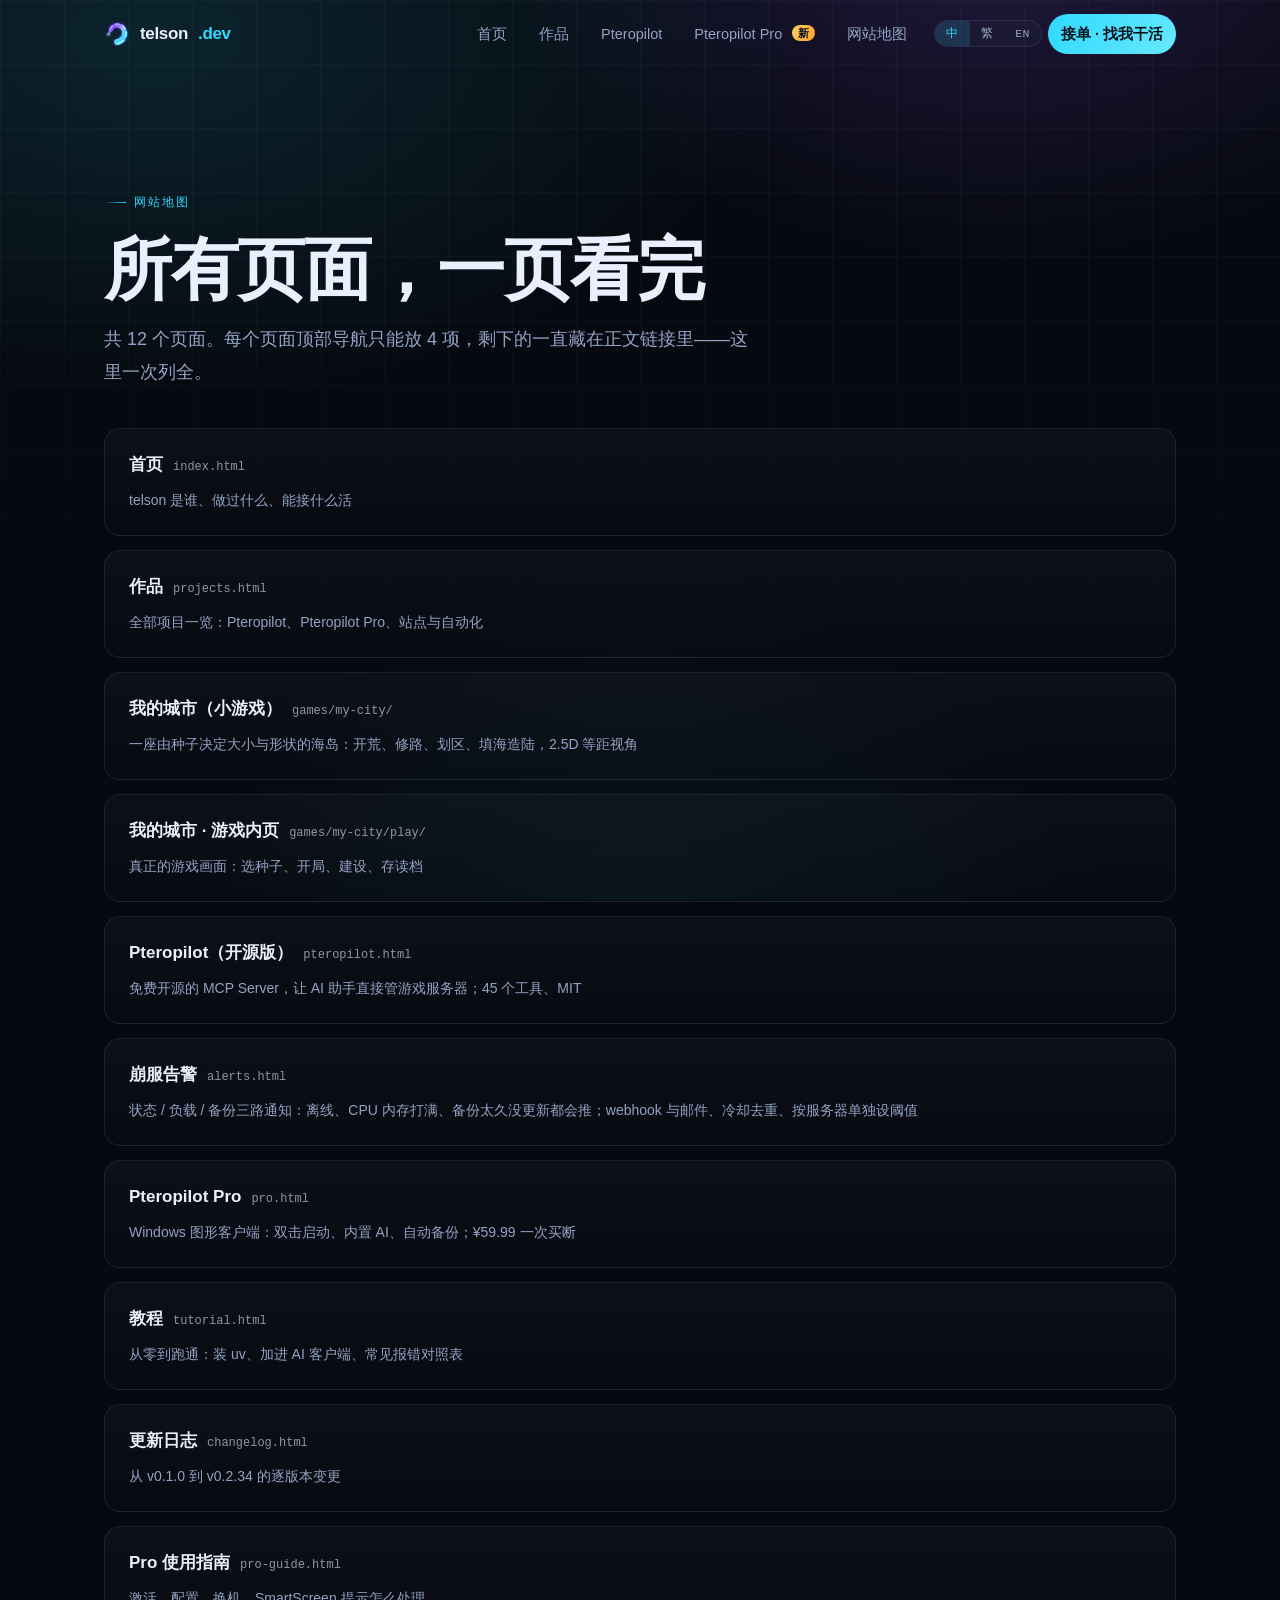
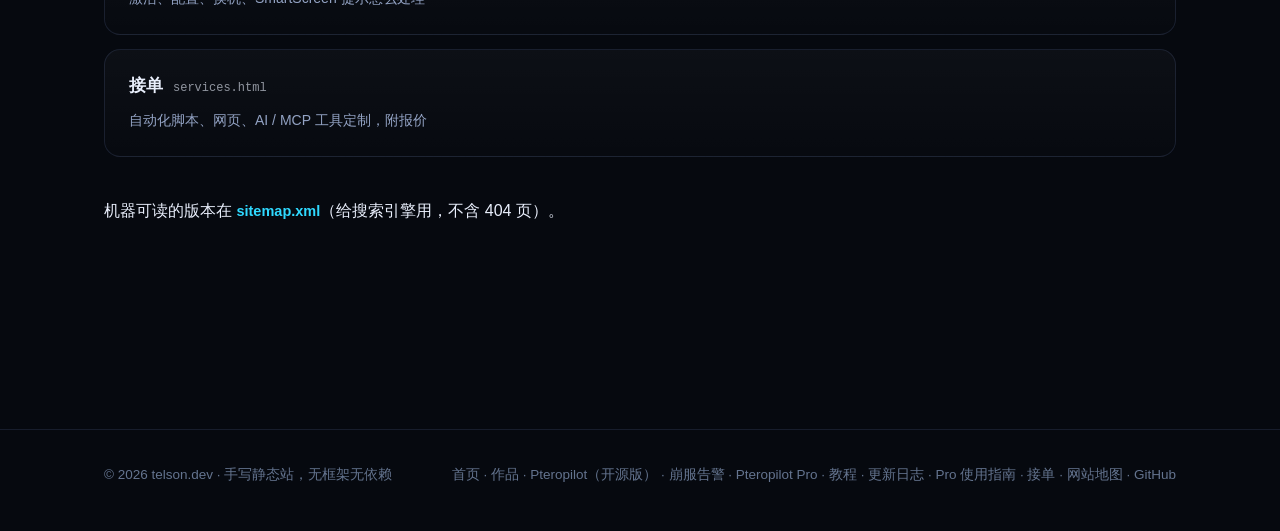
<file: sitemap.html>
<!DOCTYPE html>
<html lang="zh-CN">
<head>
<meta charset="utf-8">
<meta name="viewport" content="width=device-width, initial-scale=1">
<title>网站地图 — 所有页面一览 | telson.dev</title>
<meta name="description" content="telson.dev 全部页面一览：Pteropilot 开源版、Pteropilot Pro、教程、更新日志、Pro 使用指南、作品与接单。">
<meta property="og:type" content="website">
<meta property="og:site_name" content="telson.dev">
<meta property="og:title" content="网站地图 — 所有页面一览 | telson.dev">
<meta property="og:description" content="telson.dev 全部页面一览，一页找到所有内容。">
<meta property="og:url" content="https://telson.dev/sitemap.html">
<meta name="theme-color" content="#06090f">
<link rel="icon" href="assets/img/icon.svg" type="image/svg+xml">
<link rel="icon" href="assets/img/icon.png" type="image/png">
<link rel="apple-touch-icon" href="assets/img/apple-touch-icon.png">
<link rel="canonical" href="https://telson.dev/sitemap.html">
<link rel="stylesheet" href="assets/css/style.css?v=20261121a">
</head>
<body data-title-zh="网站地图 — 所有页面一览 | telson.dev" data-title-tw="網站地圖 — 所有頁面一覽 | telson.dev" data-title-en="Site map — every page | telson.dev">
<div class="bg-field"></div>
<div class="bg-grid"></div>
<canvas class="grid-canvas" aria-hidden="true"></canvas>
<div class="scroll-progress" aria-hidden="true"><i></i></div>

<header class="nav">
  <div class="wrap nav__inner">
    <a class="brand" href="index.html">
      <img src="assets/img/mark.svg" alt="telson">
      telson<span>.dev</span>
    </a>
    <button class="nav__toggle" type="button" aria-label="菜单" aria-expanded="false" aria-controls="nav-links">
      <svg width="18" height="18" viewBox="0 0 24 24" fill="none" stroke="currentColor" stroke-width="2" stroke-linecap="round"><path d="M4 7h16M4 12h16M4 17h16"/></svg>
    </button>
    <nav class="nav__links" id="nav-links" aria-label="主导航">
      <a class="nav__link" href="index.html" data-zh="首页" data-zh-tw="首頁" data-en="Home">首页</a>
      <a class="nav__link" href="projects.html" data-zh="作品" data-zh-tw="作品" data-en="Work">作品</a>
      <a class="nav__link" href="pteropilot.html">Pteropilot</a>
      <a class="nav__link" href="pro.html">Pteropilot Pro <span class="nav-new" data-zh="新" data-zh-tw="新" data-en="NEW">新</span></a>
      <a class="nav__link" href="sitemap.html" data-zh="网站地图" data-zh-tw="網站地圖" data-en="Site map">网站地图</a>
      <div class="lang-toggle" role="group" aria-label="语言 / Language">
        <button type="button" data-lang="zh" aria-pressed="true">中</button>
        <button type="button" data-lang="zh-TW" aria-pressed="false">繁</button>
        <button type="button" data-lang="en" aria-pressed="false">EN</button>
      </div>
      <a class="nav__link nav__link--cta" href="services.html" data-zh="接单 · 找我干活" data-zh-tw="接單 · 找我幹活" data-en="Hire me">接单 · 找我干活</a>
    </nav>
  </div>
</header>

<main class="section">
  <div class="wrap">
    <p class="eyebrow" data-zh="网站地图" data-zh-tw="網站地圖" data-en="SITE MAP">网站地图</p>
    <h1 style="margin:16px 0 14px" data-zh="所有页面，一页看完" data-zh-tw="所有頁面，一頁看完" data-en="Every page, in one place">所有页面，一页看完</h1>
    <p class="lead" style="max-width:660px;margin-bottom:clamp(26px,3.4vw,38px)"
       data-zh="共 12 个页面。每个页面顶部导航只能放 4 项，剩下的一直藏在正文链接里——这里一次列全。"
       data-zh-tw="共 12 個頁面。每個頁面頂部導覽只能放 4 項，剩下的一直藏在正文連結裡——這裡一次列全。"
       data-en="Twelve pages. The top nav only has room for four, so the rest were buried inside body links — listed here all at once.">
      共 12 个页面。每个页面顶部导航只能放 4 项，剩下的一直藏在正文链接里——这里一次列全。
    </p>

    <div class="grid" style="gap:14px">
      <a class="card reveal" href="index.html" style="display:block;text-decoration:none;padding:22px 24px">
        <div style="display:flex;align-items:baseline;gap:10px;flex-wrap:wrap">
          <strong style="font-size:17px" data-zh="首页" data-zh-tw="首頁" data-en="Home">首页</strong>
          <code style="font-size:12px;opacity:.6">index.html</code>
        </div>
        <p class="muted" style="margin:8px 0 0;font-size:14px" data-zh="telson 是谁、做过什么、能接什么活" data-zh-tw="telson 是誰、做過什麼、能接什麼活" data-en="Who telson is, what he has built, what he can build for you">telson 是谁、做过什么、能接什么活</p>
      </a>
      <a class="card reveal" href="projects.html" style="display:block;text-decoration:none;padding:22px 24px">
        <div style="display:flex;align-items:baseline;gap:10px;flex-wrap:wrap">
          <strong style="font-size:17px" data-zh="作品" data-zh-tw="作品" data-en="Work">作品</strong>
          <code style="font-size:12px;opacity:.6">projects.html</code>
        </div>
        <p class="muted" style="margin:8px 0 0;font-size:14px" data-zh="全部项目一览：Pteropilot、Pteropilot Pro、站点与自动化" data-zh-tw="全部專案一覽：Pteropilot、Pteropilot Pro、站點與自動化" data-en="Every project: Pteropilot, Pteropilot Pro, sites and automation">全部项目一览：Pteropilot、Pteropilot Pro、站点与自动化</p>
      </a>
      <a class="card reveal" href="games/my-city/" style="display:block;text-decoration:none;padding:22px 24px">
        <div style="display:flex;align-items:baseline;gap:10px;flex-wrap:wrap">
          <strong style="font-size:17px" data-zh="我的城市（小游戏）" data-zh-tw="我的城市（小遊戲）" data-en="My City (game)">我的城市（小游戏）</strong>
          <code style="font-size:12px;opacity:.6">games/my-city/</code>
        </div>
        <p class="muted" style="margin:8px 0 0;font-size:14px" data-zh="一座由种子决定大小与形状的海岛：开荒、修路、划区、填海造陆，2.5D 等距视角" data-zh-tw="一座由種子決定大小與形狀的海島：開荒、修路、劃區、填海造陸，2.5D 等距視角" data-en="An island whose size and shape come from a seed: clear land, roads, zoning, land reclamation, isometric 2.5D">一座由种子决定大小与形状的海岛：开荒、修路、划区、填海造陆，2.5D 等距视角</p>
      </a>
      <a class="card reveal" href="games/my-city/play/" style="display:block;text-decoration:none;padding:22px 24px">
        <div style="display:flex;align-items:baseline;gap:10px;flex-wrap:wrap">
          <strong style="font-size:17px" data-zh="我的城市 · 游戏内页" data-zh-tw="我的城市 · 遊戲內頁" data-en="My City · in-game">我的城市 · 游戏内页</strong>
          <code style="font-size:12px;opacity:.6">games/my-city/play/</code>
        </div>
        <p class="muted" style="margin:8px 0 0;font-size:14px" data-zh="真正的游戏画面：选种子、开局、建设、存读档" data-zh-tw="真正的遊戲畫面：選種子、開局、建設、存讀檔" data-en="The actual game: pick a seed, build, save and load">真正的游戏画面：选种子、开局、建设、存读档</p>
      </a>
      <a class="card reveal" href="pteropilot.html" style="display:block;text-decoration:none;padding:22px 24px">
        <div style="display:flex;align-items:baseline;gap:10px;flex-wrap:wrap">
          <strong style="font-size:17px" data-zh="Pteropilot（开源版）" data-zh-tw="Pteropilot（開源版）" data-en="Pteropilot (open source)">Pteropilot（开源版）</strong>
          <code style="font-size:12px;opacity:.6">pteropilot.html</code>
        </div>
        <p class="muted" style="margin:8px 0 0;font-size:14px" data-zh="免费开源的 MCP Server，让 AI 助手直接管游戏服务器；45 个工具、MIT" data-zh-tw="免費開源的 MCP Server，讓 AI 助手直接管遊戲伺服器；45 個工具、MIT" data-en="Free open-source MCP server so an AI assistant can run game servers; 45 tools, MIT">免费开源的 MCP Server，让 AI 助手直接管游戏服务器；45 个工具、MIT</p>
      </a>
      <a class="card reveal" href="alerts.html" style="display:block;text-decoration:none;padding:22px 24px">
        <div style="display:flex;align-items:baseline;gap:10px;flex-wrap:wrap">
          <strong style="font-size:17px" data-zh="崩服告警" data-zh-tw="崩服告警" data-en="Crash alerts">崩服告警</strong>
          <code style="font-size:12px;opacity:.6">alerts.html</code>
        </div>
        <p class="muted" style="margin:8px 0 0;font-size:14px" data-zh="状态 / 负载 / 备份三路通知：离线、CPU 内存打满、备份太久没更新都会推；webhook 与邮件、冷却去重、按服务器单独设阈值" data-zh-tw="狀態 / 負載 / 備份三路通知：離線、CPU 記憶體打滿、備份太久沒更新都會推；webhook 與郵件、冷卻去重、按伺服器單獨設閾值" data-en="Three-way alerts for state, load and backups. Webhook or email, cooldown dedup, per-server thresholds">状态 / 负载 / 备份三路通知：离线、CPU 内存打满、备份太久没更新都会推；webhook 与邮件、冷却去重、按服务器单独设阈值</p>
      </a>
      <a class="card reveal" href="pro.html" style="display:block;text-decoration:none;padding:22px 24px">
        <div style="display:flex;align-items:baseline;gap:10px;flex-wrap:wrap">
          <strong style="font-size:17px" data-zh="Pteropilot Pro" data-zh-tw="Pteropilot Pro" data-en="Pteropilot Pro">Pteropilot Pro</strong>
          <code style="font-size:12px;opacity:.6">pro.html</code>
        </div>
        <p class="muted" style="margin:8px 0 0;font-size:14px" data-zh="Windows 图形客户端：双击启动、内置 AI、自动备份；¥59.99 一次买断" data-zh-tw="Windows 圖形客戶端：雙擊啟動、內建 AI、自動備份；¥59.99 一次買斷" data-en="Windows client: double-click to run, built-in AI, auto backups; ¥59.99 one-time">Windows 图形客户端：双击启动、内置 AI、自动备份；¥59.99 一次买断</p>
      </a>
      <a class="card reveal" href="tutorial.html" style="display:block;text-decoration:none;padding:22px 24px">
        <div style="display:flex;align-items:baseline;gap:10px;flex-wrap:wrap">
          <strong style="font-size:17px" data-zh="教程" data-zh-tw="教學" data-en="Tutorial">教程</strong>
          <code style="font-size:12px;opacity:.6">tutorial.html</code>
        </div>
        <p class="muted" style="margin:8px 0 0;font-size:14px" data-zh="从零到跑通：装 uv、加进 AI 客户端、常见报错对照表" data-zh-tw="從零到跑通：裝 uv、加進 AI 客戶端、常見報錯對照表" data-en="From zero to working: install uv, wire it into your AI client, error lookup">从零到跑通：装 uv、加进 AI 客户端、常见报错对照表</p>
      </a>
      <a class="card reveal" href="changelog.html" style="display:block;text-decoration:none;padding:22px 24px">
        <div style="display:flex;align-items:baseline;gap:10px;flex-wrap:wrap">
          <strong style="font-size:17px" data-zh="更新日志" data-zh-tw="更新日誌" data-en="Changelog">更新日志</strong>
          <code style="font-size:12px;opacity:.6">changelog.html</code>
        </div>
        <p class="muted" style="margin:8px 0 0;font-size:14px" data-zh="从 v0.1.0 到 v0.2.34 的逐版本变更" data-zh-tw="從 v0.1.0 到 v0.2.34 的逐版本變更" data-en="Version-by-version changes from v0.1.0 to v0.2.34">从 v0.1.0 到 v0.2.34 的逐版本变更</p>
      </a>
      <a class="card reveal" href="pro-guide.html" style="display:block;text-decoration:none;padding:22px 24px">
        <div style="display:flex;align-items:baseline;gap:10px;flex-wrap:wrap">
          <strong style="font-size:17px" data-zh="Pro 使用指南" data-zh-tw="Pro 使用指南" data-en="Pro guide">Pro 使用指南</strong>
          <code style="font-size:12px;opacity:.6">pro-guide.html</code>
        </div>
        <p class="muted" style="margin:8px 0 0;font-size:14px" data-zh="激活、配置、换机、SmartScreen 提示怎么处理" data-zh-tw="啟用、設定、換機、SmartScreen 提示怎麼處理" data-en="Activation, setup, switching machines, what to do about SmartScreen">激活、配置、换机、SmartScreen 提示怎么处理</p>
      </a>
      <a class="card reveal" href="services.html" style="display:block;text-decoration:none;padding:22px 24px">
        <div style="display:flex;align-items:baseline;gap:10px;flex-wrap:wrap">
          <strong style="font-size:17px" data-zh="接单" data-zh-tw="接單" data-en="Hire me">接单</strong>
          <code style="font-size:12px;opacity:.6">services.html</code>
        </div>
        <p class="muted" style="margin:8px 0 0;font-size:14px" data-zh="自动化脚本、网页、AI / MCP 工具定制，附报价" data-zh-tw="自動化腳本、網頁、AI / MCP 工具定製，附報價" data-en="Automation scripts, websites, custom AI / MCP tooling, with pricing">自动化脚本、网页、AI / MCP 工具定制，附报价</p>
      </a>
    </div>

    <p class="hint" style="margin-top:clamp(28px,3.6vw,40px)"
       data-zh="机器可读的版本在 <a class='textlink' href='sitemap.xml'>sitemap.xml</a>（给搜索引擎用，不含 404 页）。"
       data-zh-tw="機器可讀的版本在 <a class='textlink' href='sitemap.xml'>sitemap.xml</a>（給搜尋引擎用，不含 404 頁）。"
       data-en="A machine-readable version lives in <a class='textlink' href='sitemap.xml'>sitemap.xml</a> (for search engines, 404 page excluded).">
      机器可读的版本在 <a class='textlink' href='sitemap.xml'>sitemap.xml</a>（给搜索引擎用，不含 404 页）。
    </p>
  </div>
</main>

<footer class="footer">
  <div class="wrap footer__inner">
    <span>© <span data-year>2026</span> telson.dev · 手写静态站，无框架无依赖</span>
    <span>
      <a href="index.html" data-zh="首页" data-zh-tw="首頁" data-en="Home">首页</a> ·
      <a href="projects.html" data-zh="作品" data-zh-tw="作品" data-en="Work">作品</a> ·
      <a href="pteropilot.html" data-zh="Pteropilot（开源版）" data-zh-tw="Pteropilot（開源版）" data-en="Pteropilot (open source)">Pteropilot（开源版）</a> ·
      <a href="alerts.html" data-zh="崩服告警" data-zh-tw="崩服告警" data-en="Alerts">崩服告警</a> ·
      <a href="pro.html">Pteropilot Pro</a> ·
      <a href="tutorial.html" data-zh="教程" data-zh-tw="教學" data-en="Tutorial">教程</a> ·
      <a href="changelog.html" data-zh="更新日志" data-zh-tw="更新日誌" data-en="Changelog">更新日志</a> ·
      <a href="pro-guide.html" data-zh="Pro 使用指南" data-zh-tw="Pro 使用指南" data-en="Pro guide">Pro 使用指南</a> ·
      <a href="services.html" data-zh="接单" data-zh-tw="接單" data-en="Hire me">接单</a> ·
      <a href="sitemap.html" data-zh="网站地图" data-zh-tw="網站地圖" data-en="Site map">网站地图</a> ·
      <a href="https://github.com/telson-dev" target="_blank" rel="noopener">GitHub</a>
    </span>
  </div>
</footer>

<script src="assets/js/main.js?v=20261116a" defer></script>
</body>
</html>
</file>
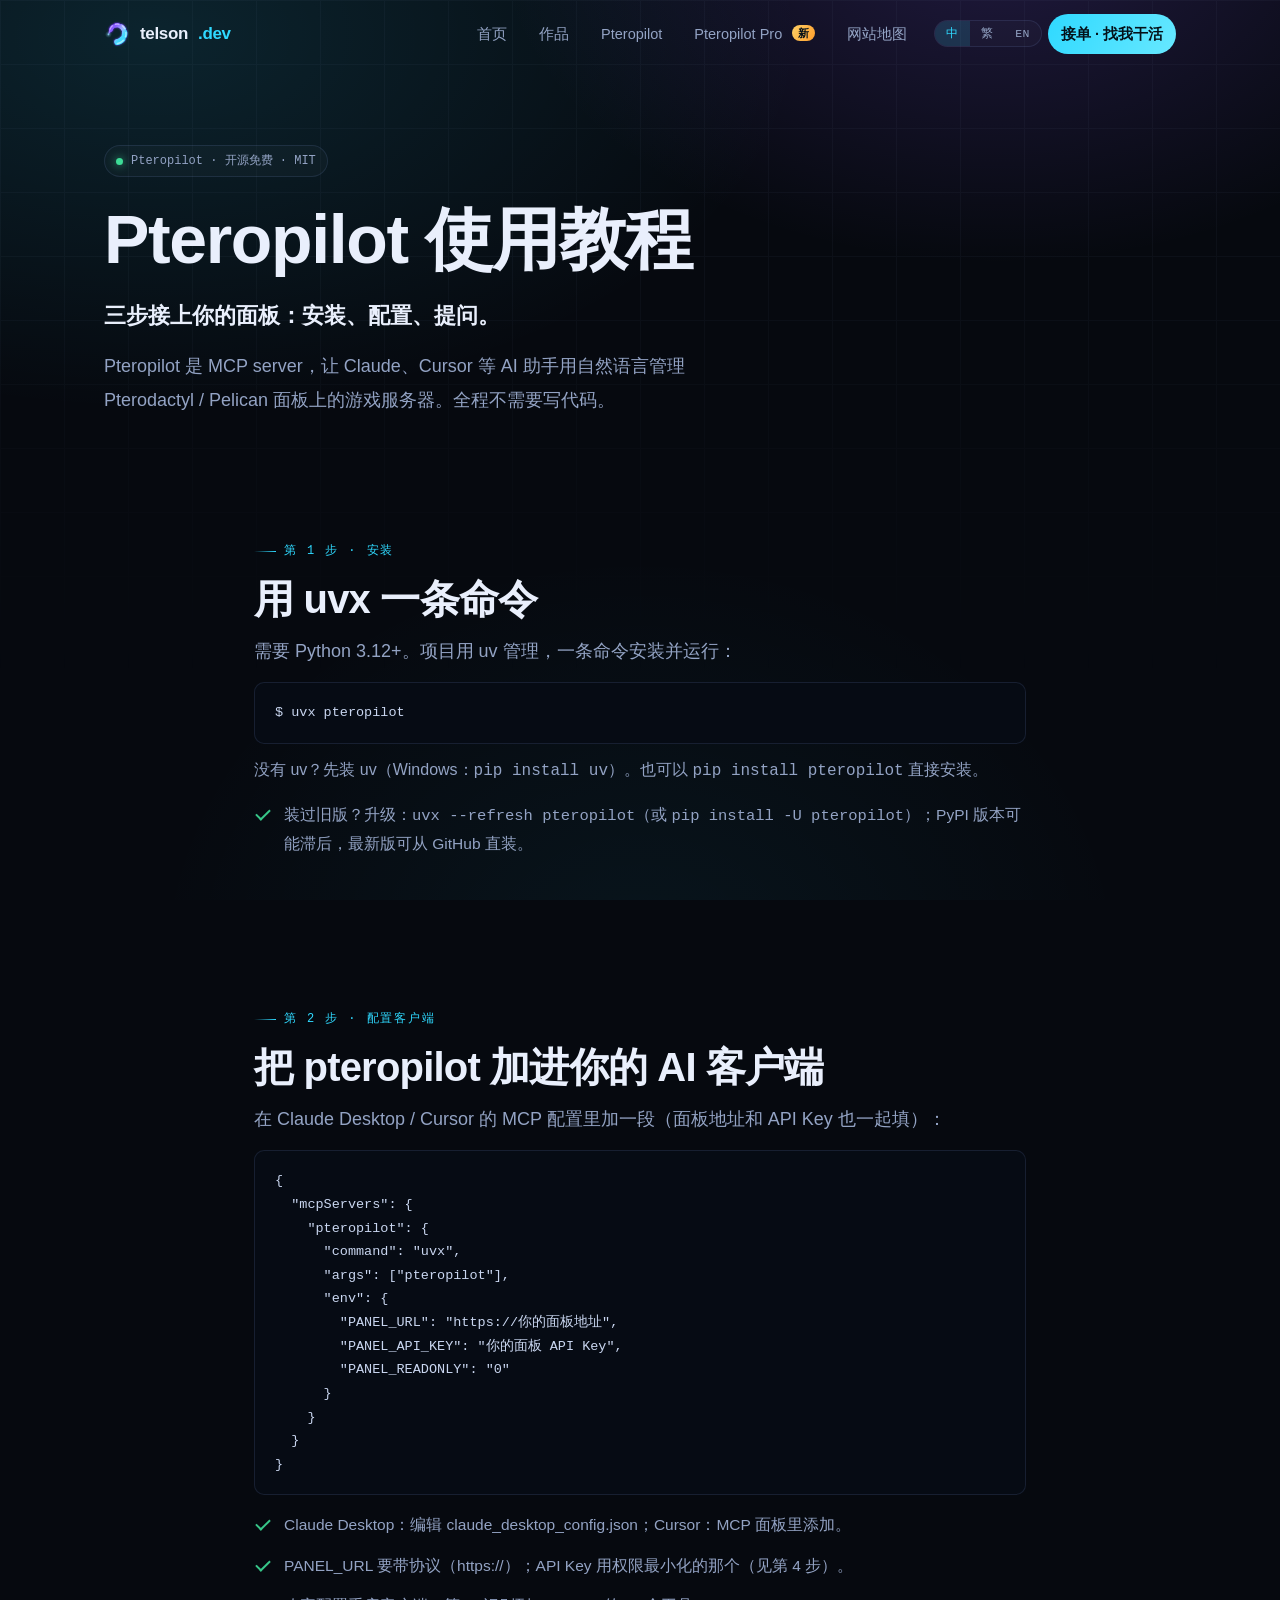
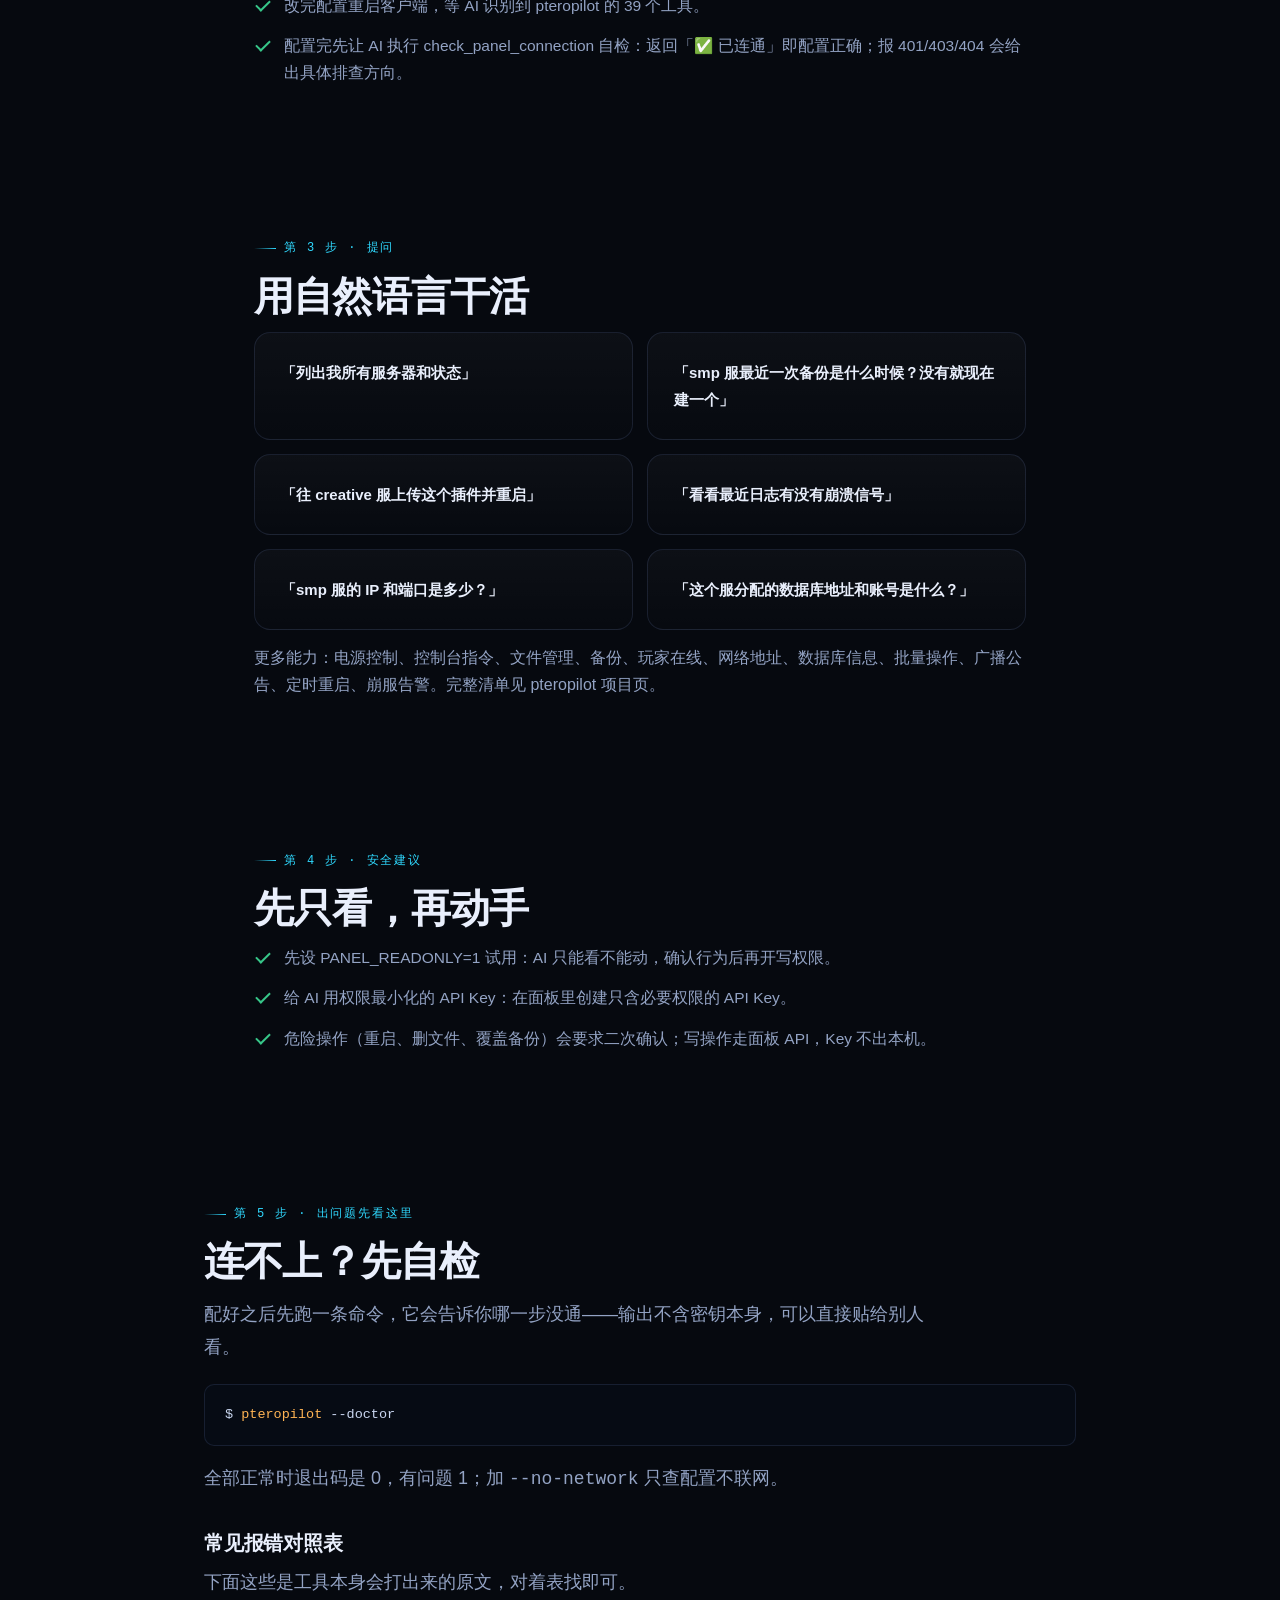
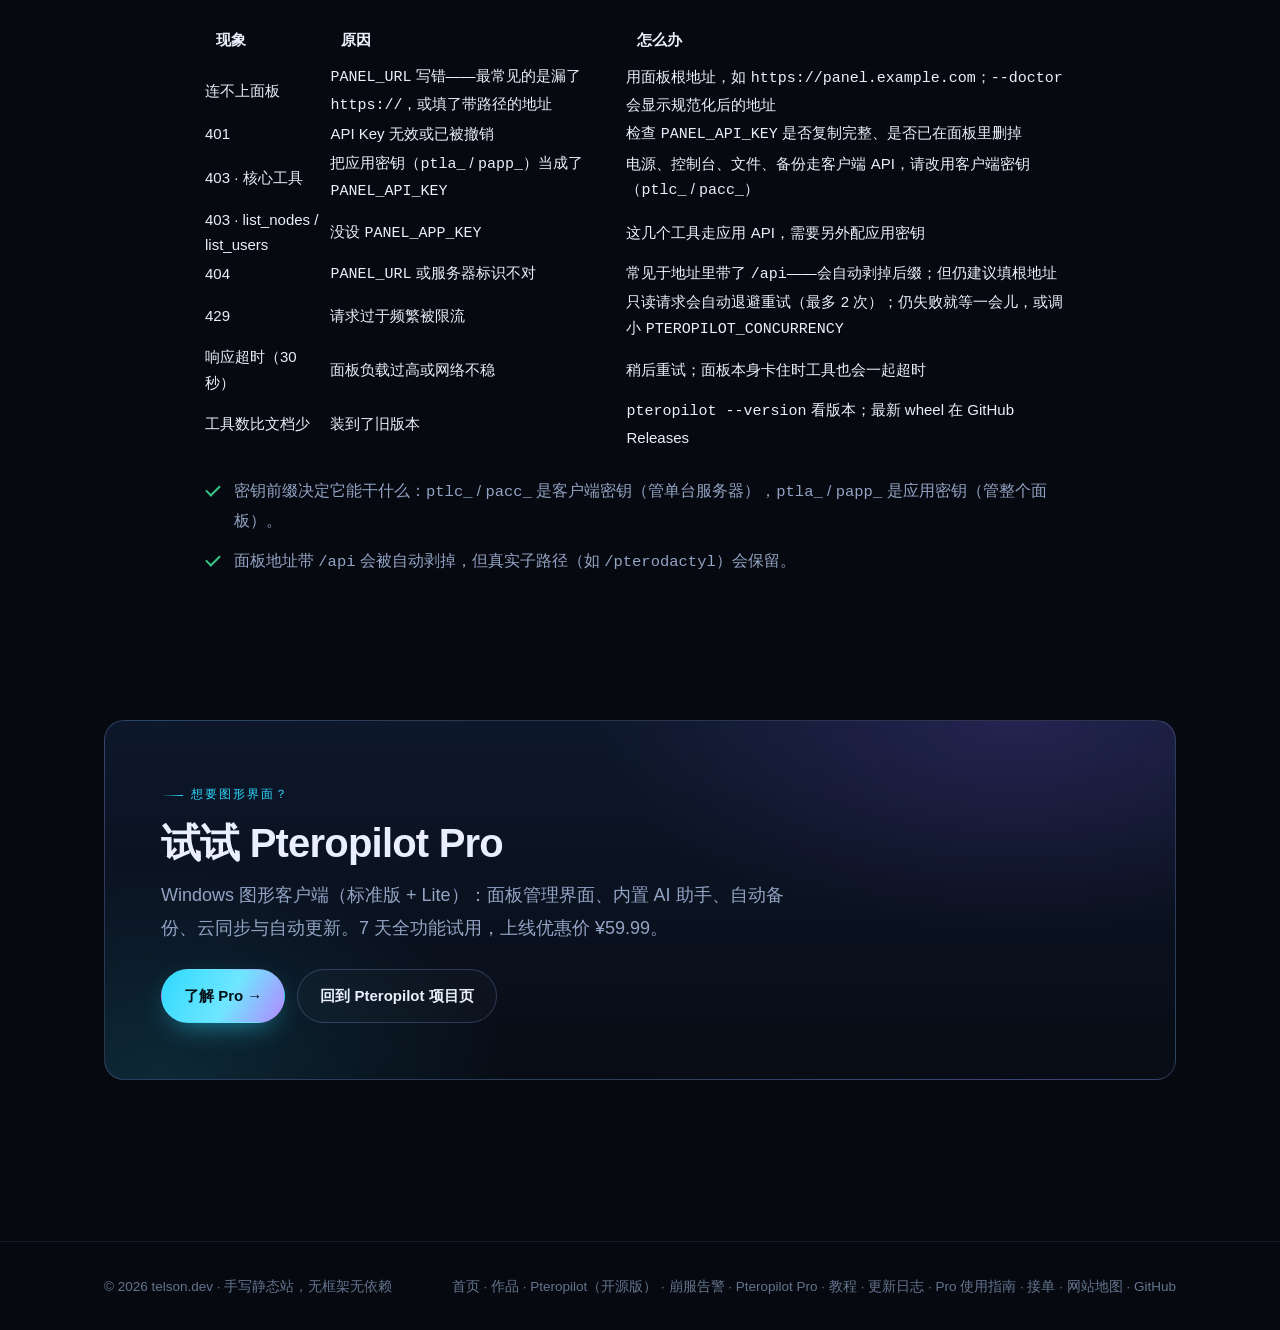
<file: tutorial.html>
<!DOCTYPE html>
<html lang="zh-CN">
<head>
<meta charset="utf-8">
<meta name="viewport" content="width=device-width, initial-scale=1">
<title>Pteropilot 使用教程 — 安装 / 配置 / 示例 | telson.dev</title>
<meta name="description" content="Pteropilot 使用教程：用 uvx 安装、配置 Claude / Cursor 等 MCP 客户端、连接 Pterodactyl / Pelican 面板、自然语言管理游戏服务器的完整步骤与示例。">
<meta property="og:type" content="article">
<meta property="og:site_name" content="telson.dev">
<meta property="og:title" content="Pteropilot 使用教程">
<meta property="og:description" content="安装 / 配置 MCP 客户端 / 连接面板 / 示例提问">
<meta property="og:url" content="https://telson.dev/tutorial.html">
<meta name="theme-color" content="#06090f">
<link rel="icon" href="assets/img/icon.svg" type="image/svg+xml">
<link rel="icon" href="assets/img/icon.png" type="image/png">
<link rel="apple-touch-icon" href="assets/img/apple-touch-icon.png">
<link rel="canonical" href="https://telson.dev/tutorial.html">
<script type="application/ld+json">{"@context":"https://schema.org","@type":"HowTo","name":"Pteropilot 使用教程","description":"安装 Pteropilot MCP server 并配置 AI 客户端管理 Pterodactyl / Pelican 面板","step":[{"@type":"HowToStep","position":1,"name":"安装","text":"运行 uvx pteropilot"},{"@type":"HowToStep","position":2,"name":"配置客户端","text":"在 Claude / Cursor 的 MCP 配置中添加 pteropilot"},{"@type":"HowToStep","position":3,"name":"连接面板","text":"配置 PANEL_URL 与 PANEL_API_KEY"}]}</script>
<link rel="stylesheet" href="assets/css/style.css?v=20261121a">
</head>
<body data-title-zh="Pteropilot 使用教程 — 安装 / 配置 / 示例 | telson.dev" data-title-tw="Pteropilot 使用教程 — 安裝 / 配置 / 示例 | telson.dev" data-title-en="Pteropilot Tutorial — Install / Configure / Examples | telson.dev">

<div class="bg-field"></div>
<div class="bg-grid"></div>
<canvas class="grid-canvas" aria-hidden="true"></canvas>
<div class="scroll-progress" aria-hidden="true"><i></i></div>

<header class="nav">
  <div class="wrap nav__inner">
    <a class="brand" href="index.html">
      <img src="assets/img/mark.svg" alt="telson">
      telson<span>.dev</span>
    </a>
    <button class="nav__toggle" type="button" aria-label="菜单" aria-expanded="false" aria-controls="nav-links">
      <svg width="18" height="18" viewBox="0 0 24 24" fill="none" stroke="currentColor" stroke-width="2" stroke-linecap="round"><path d="M4 7h16M4 12h16M4 17h16"/></svg>
    </button>
    <nav class="nav__links" id="nav-links" aria-label="主导航">
      <a class="nav__link" href="index.html" data-zh="首页" data-zh-tw="首頁" data-en="Home">首页</a>
      <a class="nav__link" href="projects.html" data-zh="作品" data-zh-tw="作品" data-en="Work">作品</a>
      <a class="nav__link" href="pteropilot.html">Pteropilot</a>
      <a class="nav__link" href="pro.html">Pteropilot Pro <span class="nav-new" data-zh="新" data-zh-tw="新" data-en="NEW">新</span></a>
      <a class="nav__link" href="sitemap.html" data-zh="网站地图" data-zh-tw="網站地圖" data-en="Site map">网站地图</a>
      <div class="lang-toggle" role="group" aria-label="语言 / Language">
        <button type="button" data-lang="zh" aria-pressed="true">中</button>
        <button type="button" data-lang="zh-TW" aria-pressed="false">繁</button>
        <button type="button" data-lang="en" aria-pressed="false">EN</button>
      </div>
      <a class="nav__link nav__link--cta" href="services.html" data-zh="接单 · 找我干活" data-zh-tw="接單 · 找我幹活" data-en="Hire me">接单 · 找我干活</a>
    </nav>
  </div>
</header>

<main>

  <!-- ============ page hero ============ -->
  <section class="page-hero">
    <div class="wrap">
      <span class="page-hero__badge"><span class="dot-live"></span><span data-version data-zh="Pteropilot · 开源免费 · MIT" data-zh-tw="Pteropilot · 開源免費 · MIT" data-en="Pteropilot · open source · MIT">Pteropilot · 开源免费 · MIT</span></span>
      <h1 style="margin:22px 0 16px">Pteropilot 使用教程</h1>
      <p class="lead" style="font-size:clamp(18px,2.1vw,22px);color:var(--text);font-weight:700"
         data-zh="三步接上你的面板：安装、配置、提问。" data-zh-tw="三步接上你的面板：安裝、配置、提問。"
         data-en="Three steps to your panel: install, configure, ask.">
        三步接上你的面板：安装、配置、提问。
      </p>
      <p class="lead" style="margin-top:14px;max-width:640px"
         data-zh="Pteropilot 是 MCP server，让 Claude、Cursor 等 AI 助手用自然语言管理 Pterodactyl / Pelican 面板上的游戏服务器。全程不需要写代码。" data-zh-tw="Pteropilot 是 MCP server，讓 Claude、Cursor 等 AI 助手用自然語言管理 Pterodactyl / Pelican 面板上的遊戲伺服器。全程不需要寫程式碼。"
         data-en="Pteropilot is an MCP server that lets Claude, Cursor and other AI assistants manage your game servers in plain language — no coding needed.">
        Pteropilot 是 MCP server，让 Claude、Cursor 等 AI 助手用自然语言管理 Pterodactyl / Pelican 面板上的游戏服务器。全程不需要写代码。
      </p>
    </div>
  </section>

  <!-- ============ step 1 install ============ -->
  <section class="section section--tight">
    <div class="wrap" style="max-width:820px">
      <p class="eyebrow" data-zh="第 1 步 · 安装" data-zh-tw="第 1 步 · 安裝" data-en="STEP 1 · INSTALL">第 1 步 · 安装</p>
      <h2 style="margin:14px 0 12px">用 uvx 一条命令</h2>
      <p class="lead" data-zh="需要 Python 3.12+。项目用 uv 管理，一条命令安装并运行：" data-zh-tw="需要 Python 3.12+。專案用 uv 管理，一條命令安裝並執行：" data-en="Requires Python 3.12+. The project uses uv — one command installs and runs it:">
        需要 Python 3.12+。项目用 uv 管理，一条命令安装并运行：
      </p>
      <div class="code" style="margin-top:14px"><span class="code__prompt">$</span> uvx pteropilot</div>
      <p class="muted" style="margin-top:12px" data-zh="没有 uv？先装 uv（Windows：<code>pip install uv</code>，或用官网安装脚本）。也可以 <code>pip install pteropilot</code> 直接安装。" data-zh-tw="沒有 uv？先裝 uv（Windows：<code>pip install uv</code>，或用官網安裝指令碼）。也可以 <code>pip install pteropilot</code> 直接安裝。" data-en="No uv? Install it first (Windows: <code>pip install uv</code>, or the official installer). You can also <code>pip install pteropilot</code>.">
        没有 uv？先装 uv（Windows：<code>pip install uv</code>）。也可以 <code>pip install pteropilot</code> 直接安装。
      </p>
      <ul class="ticks" style="margin-top:16px">
        <li data-zh="装过旧版？升级：<code>uvx --refresh pteropilot</code>（或 <code>pip install -U pteropilot</code>）；PyPI 版本可能滞后，最新版可从 GitHub 直装。" data-zh-tw="裝過舊版？升級：<code>uvx --refresh pteropilot</code>（或 <code>pip install -U pteropilot</code>）；PyPI 版本可能滯後，最新版可從 GitHub 直裝。" data-en="Upgrading from an old version? Run <code>uvx --refresh pteropilot</code> (or <code>pip install -U pteropilot</code>); PyPI can lag, install from GitHub for the freshest build.">装过旧版？升级：<code>uvx --refresh pteropilot</code>（或 <code>pip install -U pteropilot</code>）；PyPI 版本可能滞后，最新版可从 GitHub 直装。</li>
      </ul>
    </div>
  </section>

  <!-- ============ step 2 client ============ -->
  <section class="section section--tight">
    <div class="wrap" style="max-width:820px">
      <p class="eyebrow" data-zh="第 2 步 · 配置客户端" data-zh-tw="第 2 步 · 配置客戶端" data-en="STEP 2 · CONFIGURE">第 2 步 · 配置客户端</p>
      <h2 style="margin:14px 0 12px">把 pteropilot 加进你的 AI 客户端</h2>
      <p class="lead" data-zh="在 Claude Desktop / Cursor 的 MCP 配置里加一段（面板地址和 API Key 也一起填）：" data-zh-tw="在 Claude Desktop / Cursor 的 MCP 設定裡加一段（面板位址和 API Key 也一起填）：" data-en="Add this snippet to your MCP config in Claude Desktop / Cursor (panel URL and API key included):">
        在 Claude Desktop / Cursor 的 MCP 配置里加一段（面板地址和 API Key 也一起填）：
      </p>
      <div class="code" style="margin-top:14px;white-space:pre">{
  "mcpServers": {
    "pteropilot": {
      "command": "uvx",
      "args": ["pteropilot"],
      "env": {
        "PANEL_URL": "https://你的面板地址",
        "PANEL_API_KEY": "你的面板 API Key",
        "PANEL_READONLY": "0"
      }
    }
  }
}</div>
      <ul class="ticks" style="margin-top:16px">
        <li data-zh="Claude Desktop：编辑 claude_desktop_config.json；Cursor：MCP 面板里添加或编辑 .cursor/mcp.json。" data-zh-tw="Claude Desktop：編輯 claude_desktop_config.json；Cursor：MCP 面板裡新增或編輯 .cursor/mcp.json。" data-en="Claude Desktop: edit claude_desktop_config.json; Cursor: add it in the MCP panel or edit .cursor/mcp.json.">Claude Desktop：编辑 claude_desktop_config.json；Cursor：MCP 面板里添加。</li>
        <li data-zh="PANEL_URL 要带协议（https://）；API Key 用权限最小化的那个（见第 4 步）。" data-zh-tw="PANEL_URL 要帶協議（https://）；API Key 用許可權最小化的那個（見第 4 步）。" data-en="PANEL_URL needs the protocol (https://); use a least-privilege API key (see step 4).">PANEL_URL 要带协议（https://）；API Key 用权限最小化的那个（见第 4 步）。</li>
        <li data-zh="改完配置重启客户端，等 AI 识别到 pteropilot 的 39 个工具。" data-zh-tw="改完配置重啟客戶端，等 AI 識別到 pteropilot 的 39 個工具。" data-en="Restart the client after editing; the AI will pick up pteropilot's 39 tools.">改完配置重启客户端，等 AI 识别到 pteropilot 的 39 个工具。</li>
        <li data-zh="配置完先让 AI 执行 check_panel_connection 自检：返回「✅ 已连通」即配置正确；报 401/403/404 会给出具体排查方向。" data-zh-tw="配置完先讓 AI 執行 check_panel_connection 自檢：返回「✅ 已連通」即配置正確；報 401/403/404 會給出具體排查方向。" data-en="After configuring, ask the AI to run check_panel_connection: a 'connected' result means the setup is right; 401/403/404 come with concrete troubleshooting hints.">配置完先让 AI 执行 check_panel_connection 自检：返回「✅ 已连通」即配置正确；报 401/403/404 会给出具体排查方向。</li>
      </ul>
    </div>
  </section>

  <!-- ============ step 3 ask ============ -->
  <section class="section section--tight">
    <div class="wrap" style="max-width:820px">
      <p class="eyebrow" data-zh="第 3 步 · 提问" data-zh-tw="第 3 步 · 提問" data-en="STEP 3 · ASK">第 3 步 · 提问</p>
      <h2 style="margin:14px 0 12px">用自然语言干活</h2>
      <div class="grid grid--2" style="gap:14px;margin-top:8px">
        <div class="card reveal">
          <p style="color:var(--text);font-weight:600">「列出我所有服务器和状态」</p>
        </div>
        <div class="card reveal">
          <p style="color:var(--text);font-weight:600">「smp 服最近一次备份是什么时候？没有就现在建一个」</p>
        </div>
        <div class="card reveal">
          <p style="color:var(--text);font-weight:600">「往 creative 服上传这个插件并重启」</p>
        </div>
        <div class="card reveal">
          <p style="color:var(--text);font-weight:600">「看看最近日志有没有崩溃信号」</p>
        </div>
        <div class="card reveal">
          <p style="color:var(--text);font-weight:600">「smp 服的 IP 和端口是多少？」</p>
        </div>
        <div class="card reveal">
          <p style="color:var(--text);font-weight:600">「这个服分配的数据库地址和账号是什么？」</p>
        </div>
      </div>
      <p class="muted" style="margin-top:14px" data-zh="更多能力：电源控制、控制台指令、文件管理、备份、玩家在线、网络地址、数据库信息、批量操作、广播公告、定时重启、崩服告警。完整清单见 pteropilot 项目页。" data-zh-tw="更多能力：電源控制、控制檯指令、檔案管理、備份、玩家線上、網路地址、資料庫資訊、批次操作、廣播公告、定時重啟、崩服告警。完整清單見 pteropilot 專案頁。" data-en="More: power control, console commands, files, backups, online players, network addresses, database info, batch ops, broadcast, scheduled restart, crash alerts. Full list on the pteropilot page.">
        更多能力：电源控制、控制台指令、文件管理、备份、玩家在线、网络地址、数据库信息、批量操作、广播公告、定时重启、崩服告警。完整清单见 pteropilot 项目页。
      </p>
    </div>
  </section>

  <!-- ============ step 4 security ============ -->
  <section class="section section--tight">
    <div class="wrap" style="max-width:820px">
      <p class="eyebrow" data-zh="第 4 步 · 安全建议" data-zh-tw="第 4 步 · 安全建議" data-en="STEP 4 · SECURITY">第 4 步 · 安全建议</p>
      <h2 style="margin:14px 0 12px">先只看，再动手</h2>
      <ul class="ticks">
        <li data-zh="先设 PANEL_READONLY=1 试用：AI 只能看不能动，确认行为后再开写权限。" data-zh-tw="先設 PANEL_READONLY=1 試用：AI 只能看不能動，確認行為後再開寫許可權。" data-en="Start with PANEL_READONLY=1: the AI can look but not touch; enable writes once you trust it.">先设 PANEL_READONLY=1 试用：AI 只能看不能动，确认行为后再开写权限。</li>
        <li data-zh="给 AI 用权限最小化的 API Key：在面板里创建只含必要权限的子用户 / API Key。" data-zh-tw="給 AI 用許可權最小化的 API Key：在面板裡建立只含必要許可權的子使用者 / API Key。" data-en="Use a least-privilege API key: create a sub-user / key with only the needed permissions.">给 AI 用权限最小化的 API Key：在面板里创建只含必要权限的 API Key。</li>
        <li data-zh="危险操作（重启、删文件、覆盖备份）会要求二次确认；写操作走面板 API，Key 不出本机。" data-zh-tw="危險操作（重啟、刪檔案、覆蓋備份）會要求二次確認；寫操作走面板 API，Key 不出本機。" data-en="Risky actions (restart, delete, overwrite backup) require confirmation; writes go through the panel API and the key never leaves your machine.">危险操作（重启、删文件、覆盖备份）会要求二次确认；写操作走面板 API，Key 不出本机。</li>
      </ul>
    </div>
  </section>


  <!-- ============ step 5 troubleshooting ============ -->
  <section class="section section--tight">
    <div class="wrap" style="max-width:920px">
      <p class="eyebrow" data-zh="第 5 步 · 出问题先看这里" data-zh-tw="第 5 步 · 出問題先看這裡" data-en="STEP 5 · WHEN IT DOESN'T WORK">第 5 步 · 出问题先看这里</p>
      <h2 style="margin:14px 0 12px">连不上？先自检</h2>
      <p class="lead" style="max-width:720px"
         data-zh="配好之后先跑一条命令，它会告诉你哪一步没通——输出不含密钥本身，可以直接贴给别人看。"
         data-zh-tw="配好之後先跑一條命令，它會告訴你哪一步沒通——輸出不含金鑰本身，可以直接貼給別人看。"
         data-en="Run one command after wiring it up; it tells you which step failed. It never prints the key itself, so you can paste the output anywhere.">
        配好之后先跑一条命令，它会告诉你哪一步没通——输出不含密钥本身，可以直接贴给别人看。
      </p>

      <pre class="code" style="margin-top:20px"><span class="prompt">$</span> <span class="n">pteropilot</span> --doctor</pre>

      <p class="lead" style="max-width:720px;margin-top:16px"
         data-zh="全部正常时退出码是 0，有问题 1；加 <code>--no-network</code> 只查配置不联网。"
         data-zh-tw="全部正常時退出碼是 0，有問題 1；加 <code>--no-network</code> 只查設定不連網。"
         data-en="Exit code 0 when everything is fine, 1 otherwise. Add <code>--no-network</code> to check config without touching the network.">
        全部正常时退出码是 0，有问题 1；加 <code>--no-network</code> 只查配置不联网。
      </p>

      <h3 style="margin:36px 0 10px;font-size:20px"
          data-zh="常见报错对照表" data-zh-tw="常見報錯對照表" data-en="COMMON ERRORS">常见报错对照表</h3>
      <p class="lead" style="max-width:720px;margin-bottom:18px"
         data-zh="下面这些是工具本身会打出来的原文，对着表找即可。"
         data-zh-tw="下面這些是工具本身會打出來的原文，對著表找即可。"
         data-en="These are the messages the tool actually prints — match against them.">
        下面这些是工具本身会打出来的原文，对着表找即可。
      </p>

      <div style="overflow-x:auto">
        <table class="tbl" style="width:100%;border-collapse:collapse;font-size:15px">
          <thead>
            <tr>
              <th style="text-align:left;padding:10px 12px;white-space:nowrap" data-zh="现象" data-zh-tw="現象" data-en="SYMPTOM">现象</th>
              <th style="text-align:left;padding:10px 12px" data-zh="原因" data-zh-tw="原因" data-en="CAUSE">原因</th>
              <th style="text-align:left;padding:10px 12px" data-zh="怎么办" data-zh-tw="怎麼辦" data-en="FIX">怎么办</th>
            </tr>
          </thead>
          <tbody>
        <tr>
          <td data-zh="连不上面板" data-zh-tw="連不上面板" data-en="Cannot reach the panel">连不上面板</td>
          <td data-zh="<code>PANEL_URL</code> 写错——最常见的是漏了 <code>https://</code>，或填了带路径的地址" data-zh-tw="<code>PANEL_URL</code> 寫錯——最常見的是漏了 <code>https://</code>，或填了帶路徑的位址" data-en="<code>PANEL_URL</code> is wrong — usually a missing <code>https://</code>, or a path was included"><code>PANEL_URL</code> 写错——最常见的是漏了 <code>https://</code>，或填了带路径的地址</td>
          <td data-zh="用面板根地址，如 <code>https://panel.example.com</code>；<code>--doctor</code> 会显示规范化后的地址" data-zh-tw="用面板根位址，如 <code>https://panel.example.com</code>；<code>--doctor</code> 會顯示規範化後的位址" data-en="Use the panel root, e.g. <code>https://panel.example.com</code>; <code>--doctor</code> prints the normalised URL">用面板根地址，如 <code>https://panel.example.com</code>；<code>--doctor</code> 会显示规范化后的地址</td>
        </tr>
        <tr>
          <td data-zh="401" data-zh-tw="401" data-en="401">401</td>
          <td data-zh="API Key 无效或已被撤销" data-zh-tw="API Key 無效或已被撤銷" data-en="The API key is invalid or was revoked">API Key 无效或已被撤销</td>
          <td data-zh="检查 <code>PANEL_API_KEY</code> 是否复制完整、是否已在面板里删掉" data-zh-tw="檢查 <code>PANEL_API_KEY</code> 是否複製完整、是否已在面板裡刪掉" data-en="Check that <code>PANEL_API_KEY</code> was copied in full and still exists in the panel">检查 <code>PANEL_API_KEY</code> 是否复制完整、是否已在面板里删掉</td>
        </tr>
        <tr>
          <td data-zh="403 · 核心工具" data-zh-tw="403 · 核心工具" data-en="403 · core tools">403 · 核心工具</td>
          <td data-zh="把应用密钥（<code>ptla_</code> / <code>papp_</code>）当成了 <code>PANEL_API_KEY</code>" data-zh-tw="把應用金鑰（<code>ptla_</code> / <code>papp_</code>）當成了 <code>PANEL_API_KEY</code>" data-en="An application key (<code>ptla_</code> / <code>papp_</code>) was used as <code>PANEL_API_KEY</code>">把应用密钥（<code>ptla_</code> / <code>papp_</code>）当成了 <code>PANEL_API_KEY</code></td>
          <td data-zh="电源、控制台、文件、备份走客户端 API，请改用客户端密钥（<code>ptlc_</code> / <code>pacc_</code>）" data-zh-tw="電源、控制台、檔案、備份走客戶端 API，請改用客戶端金鑰（<code>ptlc_</code> / <code>pacc_</code>）" data-en="Power, console, files and backups use the client API — switch to a client key (<code>ptlc_</code> / <code>pacc_</code>)">电源、控制台、文件、备份走客户端 API，请改用客户端密钥（<code>ptlc_</code> / <code>pacc_</code>）</td>
        </tr>
        <tr>
          <td data-zh="403 · list_nodes / list_users" data-zh-tw="403 · list_nodes / list_users" data-en="403 · list_nodes / list_users">403 · list_nodes / list_users</td>
          <td data-zh="没设 <code>PANEL_APP_KEY</code>" data-zh-tw="沒設 <code>PANEL_APP_KEY</code>" data-en="<code>PANEL_APP_KEY</code> is not set">没设 <code>PANEL_APP_KEY</code></td>
          <td data-zh="这几个工具走应用 API，需要另外配应用密钥" data-zh-tw="這幾個工具走應用 API，需要另外設定應用金鑰" data-en="These tools use the application API and need a separate application key">这几个工具走应用 API，需要另外配应用密钥</td>
        </tr>
        <tr>
          <td data-zh="404" data-zh-tw="404" data-en="404">404</td>
          <td data-zh="<code>PANEL_URL</code> 或服务器标识不对" data-zh-tw="<code>PANEL_URL</code> 或伺服器識別碼不對" data-en="<code>PANEL_URL</code> or the server identifier is wrong"><code>PANEL_URL</code> 或服务器标识不对</td>
          <td data-zh="常见于地址里带了 <code>/api</code>——会自动剥掉后缀；但仍建议填根地址" data-zh-tw="常見於位址裡帶了 <code>/api</code>——會自動剝掉後綴；但仍建議填根位址" data-en="Often a <code>/api</code> suffix — it is stripped automatically, but the root URL is still preferred">常见于地址里带了 <code>/api</code>——会自动剥掉后缀；但仍建议填根地址</td>
        </tr>
        <tr>
          <td data-zh="429" data-zh-tw="429" data-en="429">429</td>
          <td data-zh="请求过于频繁被限流" data-zh-tw="請求過於頻繁被限流" data-en="Rate-limited — too many requests">请求过于频繁被限流</td>
          <td data-zh="只读请求会自动退避重试（最多 2 次）；仍失败就等一会儿，或调小 <code>PTEROPILOT_CONCURRENCY</code>" data-zh-tw="唯讀請求會自動退避重試（最多 2 次）；仍失敗就等一下，或調小 <code>PTEROPILOT_CONCURRENCY</code>" data-en="Read-only calls retry with backoff (up to twice); if it still fails, wait or lower <code>PTEROPILOT_CONCURRENCY</code>">只读请求会自动退避重试（最多 2 次）；仍失败就等一会儿，或调小 <code>PTEROPILOT_CONCURRENCY</code></td>
        </tr>
        <tr>
          <td data-zh="响应超时（30 秒）" data-zh-tw="回應逾時（30 秒）" data-en="Response timed out (30s)">响应超时（30 秒）</td>
          <td data-zh="面板负载过高或网络不稳" data-zh-tw="面板負載過高或網路不穩" data-en="The panel is overloaded or the network is unstable">面板负载过高或网络不稳</td>
          <td data-zh="稍后重试；面板本身卡住时工具也会一起超时" data-zh-tw="稍後重試；面板本身卡住時工具也會一起逾時" data-en="Retry later; if the panel itself is stuck the tools will time out with it">稍后重试；面板本身卡住时工具也会一起超时</td>
        </tr>
        <tr>
          <td data-zh="工具数比文档少" data-zh-tw="工具數比文件少" data-en="Fewer tools than the docs list">工具数比文档少</td>
          <td data-zh="装到了旧版本" data-zh-tw="裝到了舊版本" data-en="You installed an older build">装到了旧版本</td>
          <td data-zh="<code>pteropilot --version</code> 看版本；最新 wheel 在 GitHub Releases" data-zh-tw="<code>pteropilot --version</code> 看版本；最新 wheel 在 GitHub Releases" data-en="Check <code>pteropilot --version</code>; the newest wheel is on GitHub Releases"><code>pteropilot --version</code> 看版本；最新 wheel 在 GitHub Releases</td>
        </tr>
      </tbody>
        </table>
      </div>

      <ul class="ticks" style="margin-top:26px">
        <li data-zh="密钥前缀决定它能干什么：<code>ptlc_</code> / <code>pacc_</code> 是客户端密钥（管单台服务器），<code>ptla_</code> / <code>papp_</code> 是应用密钥（管整个面板）。" data-zh-tw="金鑰前綴決定它能幹什麼：<code>ptlc_</code> / <code>pacc_</code> 是客戶端金鑰（管單臺伺服器），<code>ptla_</code> / <code>papp_</code> 是應用金鑰（管整個面板）。" data-en="The prefix decides what the key can do: <code>ptlc_</code> / <code>pacc_</code> are client keys (one server), <code>ptla_</code> / <code>papp_</code> are application keys (whole panel).">密钥前缀决定它能干什么：<code>ptlc_</code> / <code>pacc_</code> 是客户端密钥（管单台服务器），<code>ptla_</code> / <code>papp_</code> 是应用密钥（管整个面板）。</li>
        <li data-zh="面板地址带 <code>/api</code> 会被自动剥掉，但真实子路径（如 <code>/pterodactyl</code>）会保留。" data-zh-tw="面板地址帶 <code>/api</code> 會被自動剝掉，但真實子路徑（如 <code>/pterodactyl</code>）會保留。" data-en="An <code>/api</code> suffix on the panel URL is stripped automatically, but a real sub-path such as <code>/pterodactyl</code> is kept.">面板地址带 <code>/api</code> 会被自动剥掉，但真实子路径（如 <code>/pterodactyl</code>）会保留。</li>
      </ul>
    </div>
  </section>

  <!-- ============ pro pointer ============ -->
  <section class="section section--tight">
    <div class="wrap">
      <div class="contact-band reveal">
        <p class="eyebrow" data-zh="想要图形界面？" data-zh-tw="想要圖形介面？" data-en="WANT A GUI?">想要图形界面？</p>
        <h2 style="margin:14px 0 12px" data-zh="试试 Pteropilot Pro" data-zh-tw="試試 Pteropilot Pro" data-en="Try Pteropilot Pro">试试 Pteropilot Pro</h2>
        <p class="lead" style="max-width:640px"
           data-zh="Windows 图形客户端（标准版 + Lite）：面板管理界面、内置 AI 助手、自动备份、云同步与自动更新。7 天全功能试用，上线优惠价 ¥59.99。" data-zh-tw="Windows 圖形客戶端（標準版 + Lite）：面板管理介面、內建 AI 助手、自動備份、雲同步與自動更新。7 天全功能試用，上線優惠價 ¥59.99。"
           data-en="A Windows GUI client (Desktop + Lite): panel management UI, built-in AI, auto backups, cloud sync and auto-update. 7-day full trial, launch price ¥59.99.">
          Windows 图形客户端（标准版 + Lite）：面板管理界面、内置 AI 助手、自动备份、云同步与自动更新。7 天全功能试用，上线优惠价 ¥59.99。
        </p>
        <div class="btn-row" style="margin-top:24px">
          <a class="btn btn--primary" href="pro.html" data-zh="了解 Pro →" data-zh-tw="瞭解 Pro →" data-en="About Pro →">了解 Pro →</a>
          <a class="btn btn--ghost" href="pteropilot.html" data-zh="回到 Pteropilot 项目页" data-zh-tw="回到 Pteropilot 專案頁" data-en="Back to Pteropilot">回到 Pteropilot 项目页</a>
        </div>
      </div>
    </div>
  </section>

</main>

<footer class="footer">
  <div class="wrap footer__inner">
    <span>© <span data-year>2026</span> telson.dev · 手写静态站，无框架无依赖</span>
    <span>
      <a href="index.html" data-zh="首页" data-zh-tw="首頁" data-en="Home">首页</a> ·
      <a href="projects.html" data-zh="作品" data-zh-tw="作品" data-en="Work">作品</a> ·
      <a href="pteropilot.html" data-zh="Pteropilot（开源版）" data-zh-tw="Pteropilot（開源版）" data-en="Pteropilot (open source)">Pteropilot（开源版）</a> ·
      <a href="alerts.html" data-zh="崩服告警" data-zh-tw="崩服告警" data-en="Alerts">崩服告警</a> ·
      <a href="pro.html">Pteropilot Pro</a> ·
      <a href="tutorial.html" data-zh="教程" data-zh-tw="教學" data-en="Tutorial">教程</a> ·
      <a href="changelog.html" data-zh="更新日志" data-zh-tw="更新日誌" data-en="Changelog">更新日志</a> ·
      <a href="pro-guide.html" data-zh="Pro 使用指南" data-zh-tw="Pro 使用指南" data-en="Pro guide">Pro 使用指南</a> ·
      <a href="services.html" data-zh="接单" data-zh-tw="接單" data-en="Hire me">接单</a> ·
      <a href="sitemap.html" data-zh="网站地图" data-zh-tw="網站地圖" data-en="Site map">网站地图</a> ·
      <a href="https://github.com/telson-dev" target="_blank" rel="noopener">GitHub</a>
    </span>
  </div>
</footer>

<script src="assets/js/main.js?v=20261116a" defer></script>
</body>
</html>
</file>
<file: assets/css/style.css>
/* ============================================================
   telson.dev — design system
   hand-written, no framework, no external requests
   ============================================================ */

*, *::before, *::after { box-sizing: border-box; }

:root {
  --bg: #06090f;
  --bg-soft: #0a111d;
  --panel: #0c1424;
  --panel-2: #0f1a2e;
  --line: rgba(128, 158, 226, 0.14);
  --line-strong: rgba(128, 158, 226, 0.28);
  --text: #e9effc;
  --muted: #93a3c4;
  --dim: #64748f;
  --cyan: #2fd9ff;
  --purple: #8a5cff;
  --green: #3ddc97;
  --amber: #ffb454;
  --radius: 16px;
  --radius-sm: 10px;
  --maxw: 1120px;
  --font: -apple-system, BlinkMacSystemFont, "Segoe UI", "PingFang SC",
          "Hiragino Sans GB", "Microsoft YaHei", "Noto Sans SC", sans-serif;
  --mono: ui-monospace, SFMono-Regular, "Cascadia Code", "JetBrains Mono",
          Consolas, "Liberation Mono", monospace;
}

html { scroll-behavior: smooth; }

body {
  margin: 0;
  background: var(--bg);
  color: var(--text);
  font-family: var(--font);
  font-size: 16px;
  line-height: 1.7;
  -webkit-font-smoothing: antialiased;
  text-rendering: optimizeLegibility;
  overflow-x: hidden;
}

img { max-width: 100%; display: block; }

a { color: inherit; text-decoration: none; }

::selection { background: rgba(47, 217, 255, 0.28); }

:focus-visible {
  outline: 2px solid var(--cyan);
  outline-offset: 3px;
  border-radius: 4px;
}

/* ---------- ambient background ---------- */

.bg-field {
  position: fixed;
  inset: 0;
  z-index: -1;
  pointer-events: none;
  background:
    radial-gradient(720px 480px at 78% -8%, rgba(138, 92, 255, 0.20), transparent 70%),
    radial-gradient(900px 520px at 12% 4%, rgba(47, 217, 255, 0.13), transparent 72%),
    radial-gradient(700px 600px at 50% 108%, rgba(47, 217, 255, 0.06), transparent 70%),
    var(--bg);
}

/* 顶部网格：只出现在页面最上方，向下柔和消失 */
.bg-grid {
  position: absolute;
  top: 0;
  left: 0;
  right: 0;
  height: min(780px, 92vh);
  z-index: -1;
  pointer-events: none;
  background-image:
    linear-gradient(to right, rgba(128, 158, 226, 0.06) 1px, transparent 1px),
    linear-gradient(to bottom, rgba(128, 158, 226, 0.06) 1px, transparent 1px);
  background-size: 64px 64px;
  mask-image: linear-gradient(to bottom, #000 0%, #000 34%, rgba(0, 0, 0, 0.45) 62%, transparent 88%);
  -webkit-mask-image: linear-gradient(to bottom, #000 0%, #000 34%, rgba(0, 0, 0, 0.45) 62%, transparent 88%);
}

/* 指针高亮的网格（JS 渲染，覆盖 CSS 网格） */
.grid-canvas {
  position: absolute;
  top: 0;
  left: 0;
  width: 100%;
  height: min(780px, 92vh);
  z-index: -1;
  pointer-events: none;
  mask-image: linear-gradient(to bottom, #000 0%, #000 34%, rgba(0, 0, 0, 0.45) 62%, transparent 88%);
  -webkit-mask-image: linear-gradient(to bottom, #000 0%, #000 34%, rgba(0, 0, 0, 0.45) 62%, transparent 88%);
}

body.has-canvas .bg-grid { display: none; }

/* ---------- layout ---------- */

.wrap {
  width: 100%;
  max-width: var(--maxw);
  margin: 0 auto;
  padding: 0 24px;
}

.section { padding: clamp(64px, 9vw, 118px) 0; }
.section--tight { padding: clamp(44px, 6vw, 72px) 0; }

.eyebrow {
  display: inline-flex;
  align-items: center;
  gap: 8px;
  font-family: var(--mono);
  font-size: 12px;
  letter-spacing: 0.16em;
  text-transform: uppercase;
  color: var(--cyan);
}

.eyebrow::before {
  content: "";
  width: 22px;
  height: 1px;
  background: linear-gradient(90deg, transparent, var(--cyan));
}

h1, h2, h3 { margin: 0; line-height: 1.18; letter-spacing: -0.02em; font-weight: 800; }

h1 { font-size: clamp(38px, 6.4vw, 68px); }
h2 { font-size: clamp(28px, 3.6vw, 40px); }
h3 { font-size: clamp(19px, 2vw, 22px); letter-spacing: -0.01em; }

p { margin: 0; }
.lead { color: var(--muted); font-size: clamp(16px, 1.6vw, 18px); line-height: 1.85; }
.muted { color: var(--muted); }
.dim { color: var(--dim); }

.section-head { max-width: 720px; margin-bottom: clamp(32px, 4vw, 52px); }
.section-head h2 { margin: 14px 0 16px; }

/* ---------- nav ---------- */

.nav {
  position: sticky;
  top: 0;
  z-index: 60;
  border-bottom: 1px solid transparent;
  transition: background 0.3s ease, border-color 0.3s ease;
}

.nav.is-stuck {
  background: rgba(6, 9, 15, 0.78);
  backdrop-filter: blur(14px);
  -webkit-backdrop-filter: blur(14px);
  border-bottom-color: var(--line);
}

.nav__inner {
  height: 68px;
  display: flex;
  align-items: center;
  justify-content: space-between;
  gap: 20px;
}

.brand {
  display: inline-flex;
  align-items: center;
  gap: 10px;
  font-weight: 800;
  letter-spacing: -0.02em;
  font-size: 17px;
}

.brand img { width: 26px; height: 26px; }
.brand span { color: var(--cyan); }

.nav__links {
  display: flex;
  align-items: center;
  gap: 6px;
}

.nav__link {
  padding: 8px 13px;
  border-radius: 999px;
  font-size: 14.5px;
  color: var(--muted);
  transition: color 0.2s ease, background 0.2s ease;
}

.nav__link:hover { color: var(--text); background: rgba(255, 255, 255, 0.05); }

.nav__link[aria-current="page"] {
  color: var(--text);
  background: rgba(47, 217, 255, 0.10);
  box-shadow: inset 0 0 0 1px rgba(47, 217, 255, 0.22);
}

.nav__link--cta {
  color: #041119;
  background: linear-gradient(120deg, var(--cyan), #67e8ff);
  font-weight: 700;
}

.nav__link--cta:hover { color: #041119; background: linear-gradient(120deg, #67e8ff, var(--cyan)); }

/* 导航“新”徽标 */
.nav-new {
  display: inline-block;
  margin-left: 6px;
  padding: 1px 6px;
  border-radius: 999px;
  font-size: 10.5px;
  line-height: 1.4;
  font-weight: 700;
  vertical-align: 2px;
  color: #041119;
  background: linear-gradient(120deg, #ffd166, #ff9e2c);
}

@media (max-width: 960px) {
  .nav__link { font-size: 13.5px; padding: 7px 10px; }
}

.nav__toggle {
  display: none;
  width: 40px;
  height: 40px;
  border: 1px solid var(--line);
  border-radius: 10px;
  background: transparent;
  color: var(--text);
  cursor: pointer;
  align-items: center;
  justify-content: center;
}

/* ---------- buttons ---------- */

.btn {
  display: inline-flex;
  align-items: center;
  gap: 9px;
  padding: 13px 22px;
  border-radius: 999px;
  font-size: 15px;
  font-weight: 700;
  border: 1px solid transparent;
  cursor: pointer;
  transition: transform 0.18s ease, box-shadow 0.25s ease, background 0.2s ease,
              border-color 0.2s ease, color 0.2s ease;
  white-space: nowrap;
}

.btn:hover { transform: translateY(-1px); }
.btn:active { transform: translateY(0); }

.btn--primary {
  color: #041119;
  background: linear-gradient(120deg, var(--cyan), #6fe6ff 55%, #b388ff);
  box-shadow: 0 10px 30px -12px rgba(47, 217, 255, 0.7);
}

.btn--primary:hover { box-shadow: 0 14px 38px -12px rgba(47, 217, 255, 0.85); }

.btn--ghost {
  color: var(--text);
  border-color: var(--line-strong);
  background: rgba(255, 255, 255, 0.02);
}

.btn--ghost:hover { border-color: rgba(47, 217, 255, 0.45); background: rgba(47, 217, 255, 0.06); }

.btn-row { display: flex; flex-wrap: wrap; gap: 12px; }

/* ---------- hero ---------- */

.hero {
  position: relative;
  padding: clamp(56px, 8vw, 104px) 0 clamp(48px, 7vw, 88px);
}

/* 首页顶部品牌区：大图标 + 站名 + 介绍 */
.hero__brand {
  display: flex;
  justify-content: center;
  margin-bottom: clamp(30px, 5vw, 56px);
}

.hero-brand {
  display: flex;
  align-items: center;
  gap: clamp(16px, 3vw, 26px);
  text-align: left;
  animation: brand-in 0.9s cubic-bezier(0.2, 0.9, 0.25, 1.15) both;
}

.hero-brand__logo {
  width: clamp(76px, 10vw, 108px);
  height: clamp(76px, 10vw, 108px);
  filter: drop-shadow(0 0 20px rgba(47, 217, 255, 0.32));
  animation: brand-float 6s ease-in-out 1.3s infinite;
}

.hero-brand__name {
  margin: 0;
  font-size: clamp(30px, 5vw, 46px);
  font-weight: 800;
  letter-spacing: -0.02em;
  line-height: 1.05;
}
.hero-brand__name span { color: var(--cyan); }

.hero-brand__tagline {
  margin: 8px 0 0;
  color: var(--muted);
  font-size: clamp(13px, 1.7vw, 15.5px);
}

@keyframes brand-in {
  from { opacity: 0; transform: scale(0.55) translateY(16px); filter: blur(10px); }
  to { opacity: 1; transform: none; filter: blur(0); }
}

@keyframes brand-float {
  0%, 100% { transform: translateY(0); }
  50% { transform: translateY(-7px); }
}

/* Minecraft 风格闪烁标语（每次刷新随机一条） */
.hero-splash {
  margin: 10px 0 0;
  color: #ffff55;
  font-style: italic;
  font-weight: 700;
  font-size: clamp(13px, 1.8vw, 16.5px);
  letter-spacing: 0.02em;
  text-shadow: 0 0 14px rgba(255, 255, 85, 0.35);
  cursor: pointer;
  animation: splash-flicker 4.5s steps(1) infinite;
  user-select: none;
}

@keyframes splash-flicker {
  0%, 100% { opacity: 1; }
  86% { opacity: 1; }
  88% { opacity: 0.55; }
  90% { opacity: 1; }
  92% { opacity: 0.75; }
  94% { opacity: 1; }
}

.hero__grid {
  display: grid;
  grid-template-columns: minmax(0, 1.06fr) minmax(0, 0.94fr);
  gap: clamp(32px, 5vw, 64px);
  align-items: center;
}

.hero h1 { margin: 20px 0 22px; }

/* 会流动变色的渐变大字 */
h1 em {
  font-style: normal;
  background: linear-gradient(100deg,
    #2fd9ff 0%, #7fe9ff 14%, #9db8ff 30%, #8a5cff 48%,
    #c9a8ff 62%, #9db8ff 76%, #2fd9ff 100%);
  background-size: 300% 100%;
  -webkit-background-clip: text;
  background-clip: text;
  color: transparent;
  animation: gradient-pan 11s linear infinite;
  padding-right: 0.05em;
}

@keyframes gradient-pan {
  0% { background-position: 0% 50%; }
  100% { background-position: 300% 50%; }
}

.hero__lead { max-width: 560px; }

.hero .btn-row { margin-top: 30px; }

.chips { display: flex; flex-wrap: wrap; gap: 8px; margin-top: 30px; }

.chip {
  font-family: var(--mono);
  font-size: 12px;
  letter-spacing: 0.04em;
  color: var(--muted);
  padding: 5px 11px;
  border-radius: 999px;
  border: 1px solid var(--line);
  background: rgba(255, 255, 255, 0.02);
}

/* framed hero visual */

.frame {
  position: relative;
  border-radius: 18px;
  border: 1px solid var(--line-strong);
  background: linear-gradient(180deg, rgba(20, 32, 54, 0.9), rgba(8, 14, 24, 0.92));
  overflow: hidden;
  box-shadow:
    0 40px 90px -40px rgba(0, 0, 0, 0.9),
    0 0 0 1px rgba(255, 255, 255, 0.02) inset;
}

.frame__bar {
  display: flex;
  align-items: center;
  gap: 6px;
  padding: 10px 14px;
  border-bottom: 1px solid var(--line);
  background: rgba(255, 255, 255, 0.02);
}

.frame__dot { width: 9px; height: 9px; border-radius: 50%; background: #2b3a55; }
.frame__dot:nth-child(1) { background: #ff6b6b80; }
.frame__dot:nth-child(2) { background: #ffb45480; }
.frame__dot:nth-child(3) { background: #3ddc9780; }

.frame__url {
  margin-left: 8px;
  font-family: var(--mono);
  font-size: 11.5px;
  color: var(--dim);
  overflow: hidden;
  white-space: nowrap;
  text-overflow: ellipsis;
}

.frame__body { position: relative; aspect-ratio: 16 / 9; }
.frame__body img { width: 100%; height: 100%; object-fit: cover; }

.frame__glow {
  position: absolute;
  inset: 0;
  z-index: -1;
  background: radial-gradient(closest-side, rgba(47, 217, 255, 0.18), transparent 70%);
  filter: blur(20px);
}

.hero__visual { position: relative; }

.float-card {
  position: absolute;
  left: -18px;
  bottom: -22px;
  display: flex;
  align-items: center;
  gap: 12px;
  padding: 12px 16px;
  border-radius: 12px;
  border: 1px solid var(--line-strong);
  background: rgba(9, 16, 28, 0.92);
  backdrop-filter: blur(10px);
  box-shadow: 0 20px 50px -24px rgba(0, 0, 0, 0.9);
  font-family: var(--mono);
  font-size: 12.5px;
  color: var(--text);
}

.float-card .prompt { color: var(--green); }

/* ---------- cards / grids ---------- */

.grid { display: grid; gap: 18px; }
.grid > * { min-width: 0; }
.grid--2 { grid-template-columns: repeat(2, minmax(0, 1fr)); }
.grid--3 { grid-template-columns: repeat(3, minmax(0, 1fr)); }
.grid--4 { grid-template-columns: repeat(4, minmax(0, 1fr)); }

.card {
  position: relative;
  padding: 26px;
  border-radius: var(--radius);
  border: 1px solid var(--line);
  background:
    linear-gradient(180deg, rgba(255, 255, 255, 0.032), rgba(255, 255, 255, 0.008));
  transition: border-color 0.25s ease, transform 0.25s ease, background 0.25s ease;
}

.card:hover {
  border-color: rgba(47, 217, 255, 0.34);
  transform: translateY(-3px);
  background:
    linear-gradient(180deg, rgba(47, 217, 255, 0.06), rgba(255, 255, 255, 0.01));
}

.card h3 { margin-bottom: 10px; }
.card p { color: var(--muted); font-size: 15px; line-height: 1.8; }

.card__icon {
  width: 42px;
  height: 42px;
  display: grid;
  place-items: center;
  border-radius: 12px;
  margin-bottom: 18px;
  border: 1px solid var(--line);
  background: rgba(47, 217, 255, 0.08);
  color: var(--cyan);
  font-family: var(--mono);
  font-size: 16px;
}

.card__price {
  display: inline-block;
  margin-top: 18px;
  font-family: var(--mono);
  font-size: 13px;
  color: var(--cyan);
  padding: 4px 10px;
  border-radius: 999px;
  border: 1px solid rgba(47, 217, 255, 0.24);
  background: rgba(47, 217, 255, 0.07);
}

/* feature project card */

.feature {
  display: grid;
  grid-template-columns: minmax(0, 1.02fr) minmax(0, 0.98fr);
  gap: 0;
  border-radius: 20px;
  border: 1px solid var(--line-strong);
  background: linear-gradient(180deg, rgba(14, 24, 40, 0.9), rgba(8, 13, 22, 0.9));
  overflow: hidden;
}

.feature__media { position: relative; min-height: 300px; background: #070c15; }
.feature__media img { width: 100%; height: 100%; object-fit: cover; }

.feature__media::after {
  content: "";
  position: absolute;
  inset: 0;
  background: linear-gradient(90deg, transparent 55%, rgba(8, 13, 22, 0.85));
}

.feature__body { padding: clamp(26px, 3.4vw, 44px); }

.feature__body h3 { font-size: clamp(24px, 2.6vw, 32px); margin: 10px 0 14px; }
.feature__body p { color: var(--muted); }

.tags { display: flex; flex-wrap: wrap; gap: 7px; margin: 20px 0 24px; }

.tag {
  font-family: var(--mono);
  font-size: 11.5px;
  color: var(--muted);
  padding: 4px 9px;
  border-radius: 6px;
  border: 1px solid var(--line);
  background: rgba(255, 255, 255, 0.025);
}

.link-row { display: flex; flex-wrap: wrap; gap: 18px; align-items: center; }

.textlink {
  display: inline-flex;
  align-items: center;
  gap: 6px;
  font-weight: 700;
  font-size: 14.5px;
  color: var(--cyan);
  border-bottom: 1px solid transparent;
  transition: border-color 0.2s ease, color 0.2s ease;
}

.textlink:hover { border-bottom-color: rgba(47, 217, 255, 0.5); }
.textlink--muted { color: var(--muted); }
.textlink--muted:hover { color: var(--text); border-bottom-color: var(--line-strong); }

/* ---------- code blocks ---------- */

.code {
  position: relative;
  max-width: 100%;
  margin: 0;
  padding: 18px 20px;
  border-radius: var(--radius-sm);
  border: 1px solid var(--line);
  background: #060b14;
  font-family: var(--mono);
  font-size: 13.5px;
  line-height: 1.75;
  color: #c9d6f0;
  overflow-x: auto;
}

.code .c { color: #5d6f8e; }
.code .k { color: var(--purple); }
.code .s { color: var(--green); }
.code .n { color: var(--amber); }

.code__head {
  display: flex;
  align-items: center;
  justify-content: space-between;
  gap: 12px;
  margin-bottom: 10px;
}

.code__label {
  font-family: var(--mono);
  font-size: 11.5px;
  letter-spacing: 0.1em;
  text-transform: uppercase;
  color: var(--dim);
}

.copy {
  border: 1px solid var(--line);
  background: rgba(255, 255, 255, 0.03);
  color: var(--muted);
  font-family: var(--mono);
  font-size: 11.5px;
  padding: 5px 10px;
  border-radius: 7px;
  cursor: pointer;
  transition: color 0.2s ease, border-color 0.2s ease, background 0.2s ease;
}

.copy:hover { color: var(--cyan); border-color: rgba(47, 217, 255, 0.35); }
.copy.is-done { color: var(--green); border-color: rgba(61, 220, 151, 0.4); }

/* ---------- lists / bullets ---------- */

.ticks { list-style: none; margin: 0; padding: 0; display: grid; gap: 13px; }

.ticks li {
  position: relative;
  padding-left: 30px;
  color: var(--muted);
  font-size: 15.5px;
  line-height: 1.75;
}

.ticks li::before {
  content: "";
  position: absolute;
  left: 2px;
  top: 8px;
  width: 14px;
  height: 8px;
  border-left: 2px solid var(--green);
  border-bottom: 2px solid var(--green);
  transform: rotate(-45deg);
  opacity: 0.9;
}

.ticks strong { color: var(--text); font-weight: 700; }

.crosses li::before {
  border: 0;
  width: 12px;
  height: 12px;
  top: 7px;
  left: 3px;
  background:
    linear-gradient(45deg, transparent 44%, #ff6b81 44%, #ff6b81 56%, transparent 56%),
    linear-gradient(-45deg, transparent 44%, #ff6b81 44%, #ff6b81 56%, transparent 56%);
  transform: none;
}

/* ---------- steps ---------- */

.steps { display: grid; gap: 0; border-left: 1px solid var(--line); margin-left: 9px; }

.step { position: relative; padding: 0 0 34px 34px; }
.step:last-child { padding-bottom: 0; }

.step::before {
  content: "";
  position: absolute;
  left: -6px;
  top: 7px;
  width: 11px;
  height: 11px;
  border-radius: 50%;
  background: var(--bg);
  border: 2px solid var(--cyan);
  box-shadow: 0 0 0 4px rgba(47, 217, 255, 0.1);
}

.step h3 { font-size: 17.5px; margin-bottom: 8px; }
.step p { color: var(--muted); font-size: 15px; }

.step__num {
  font-family: var(--mono);
  font-size: 11.5px;
  color: var(--dim);
  letter-spacing: 0.12em;
  display: block;
  margin-bottom: 6px;
}

/* ---------- video ---------- */

.video {
  position: relative;
  border-radius: var(--radius);
  overflow: hidden;
  border: 1px solid var(--line-strong);
  background: #05080e;
  aspect-ratio: 16 / 9;
  box-shadow: 0 40px 90px -50px rgba(0, 0, 0, 0.95);
}

.video iframe, .video video {
  position: absolute;
  inset: 0;
  width: 100%;
  height: 100%;
  border: 0;
}

/* ---------- project page pieces ---------- */

.page-hero { padding: clamp(44px, 6vw, 76px) 0 clamp(28px, 4vw, 44px); }

.page-hero__badge {
  display: inline-flex;
  align-items: center;
  gap: 8px;
  font-family: var(--mono);
  font-size: 12px;
  color: var(--muted);
  padding: 5px 11px;
  border-radius: 999px;
  border: 1px solid var(--line);
  background: rgba(255, 255, 255, 0.025);
}

.dot-live {
  width: 7px;
  height: 7px;
  border-radius: 50%;
  background: var(--green);
  box-shadow: 0 0 10px rgba(61, 220, 151, 0.8);
}

.hero-logo {
  width: 76px;
  height: 76px;
  border-radius: 20px;
  border: 1px solid var(--line-strong);
  background: rgba(255, 255, 255, 0.03);
  padding: 6px;
  box-shadow: 0 18px 44px -22px rgba(47, 217, 255, 0.55);
}

.specs {
  display: grid;
  grid-template-columns: repeat(4, minmax(0, 1fr));
  gap: 1px;
  border: 1px solid var(--line);
  border-radius: var(--radius);
  overflow: hidden;
  background: var(--line);
}

.spec { padding: 20px 22px; background: #080e18; }
.spec dt { font-family: var(--mono); font-size: 11px; letter-spacing: 0.1em; text-transform: uppercase; color: var(--dim); margin-bottom: 8px; }
.spec dd { margin: 0; font-size: 15px; font-weight: 700; }

.gallery { display: grid; grid-template-columns: repeat(3, minmax(0, 1fr)); gap: 14px; }

.gallery figure {
  margin: 0;
  border-radius: 12px;
  overflow: hidden;
  border: 1px solid var(--line);
  background: #070c15;
}

.gallery img { width: 100%; height: 100%; object-fit: cover; aspect-ratio: 16 / 9; }

.gallery figcaption {
  padding: 10px 12px;
  font-size: 12.5px;
  color: var(--dim);
  font-family: var(--mono);
  border-top: 1px solid var(--line);
}

/* ---------- FAQ ---------- */

.faq { border-top: 1px solid var(--line); }

.faq details {
  border-bottom: 1px solid var(--line);
  padding: 18px 0;
}

.faq summary {
  cursor: pointer;
  font-weight: 700;
  font-size: 16.5px;
  list-style: none;
  display: flex;
  align-items: center;
  justify-content: space-between;
  gap: 16px;
}

.faq summary::-webkit-details-marker { display: none; }

.faq summary::after {
  content: "+";
  font-family: var(--mono);
  color: var(--cyan);
  font-size: 18px;
  transition: transform 0.2s ease;
}

.faq details[open] summary::after { content: "−"; }

.faq p { margin-top: 12px; color: var(--muted); font-size: 15px; line-height: 1.8; }

/* ---------- contact / footer ---------- */

.contact-band {
  border-radius: 20px;
  border: 1px solid var(--line-strong);
  padding: clamp(30px, 4.5vw, 56px);
  background:
    radial-gradient(600px 300px at 85% 0%, rgba(138, 92, 255, 0.18), transparent 70%),
    radial-gradient(500px 300px at 5% 100%, rgba(47, 217, 255, 0.14), transparent 70%),
    linear-gradient(180deg, rgba(15, 26, 46, 0.9), rgba(8, 13, 22, 0.92));
}

.contact-band h2 { margin-bottom: 14px; }

.contact-list { display: flex; flex-wrap: wrap; gap: 10px 26px; margin-top: 26px; }

.contact-item {
  display: inline-flex;
  align-items: center;
  gap: 9px;
  font-family: var(--mono);
  font-size: 13.5px;
  color: var(--text);
}

.contact-item span.label { color: var(--dim); }

.contact-item a:hover { color: var(--cyan); }

.footer {
  border-top: 1px solid var(--line);
  padding: 34px 0 44px;
  margin-top: clamp(50px, 7vw, 90px);
}

.footer__inner {
  display: flex;
  flex-wrap: wrap;
  align-items: center;
  justify-content: space-between;
  gap: 16px;
  font-size: 13.5px;
  color: var(--dim);
}

.footer a:hover { color: var(--text); }

/* ---------- reveal animation ---------- */

.reveal {
  opacity: 0;
  transform: translateY(18px);
  transition: opacity 0.7s cubic-bezier(0.22, 1, 0.36, 1),
              transform 0.7s cubic-bezier(0.22, 1, 0.36, 1);
}

.reveal.is-in { opacity: 1; transform: none; }

@media (prefers-reduced-motion: reduce) {
  html { scroll-behavior: auto; }
  .reveal { opacity: 1; transform: none; transition: none; }
  .btn:hover, .card:hover { transform: none; }
}

/* ---------- lang toggle ---------- */

.lang-toggle {
  display: inline-flex;
  border: 1px solid var(--line);
  border-radius: 999px;
  overflow: hidden;
  background: rgba(255, 255, 255, 0.02);
}

.lang-toggle button {
  border: 0;
  background: transparent;
  color: var(--muted);
  font-family: var(--mono);
  font-size: 12px;
  padding: 6px 13px;
  cursor: pointer;
}

.lang-toggle button[aria-pressed="true"] {
  background: rgba(47, 217, 255, 0.14);
  color: var(--cyan);
}

/* ---------- responsive ---------- */

@media (max-width: 960px) {
  .hero__grid { grid-template-columns: minmax(0, 1fr); }
  .hero__visual { order: -1; max-width: 620px; }
  .feature { grid-template-columns: minmax(0, 1fr); }
  .feature__media { min-height: 220px; }
  .feature__media::after { background: linear-gradient(180deg, transparent 55%, rgba(8, 13, 22, 0.9)); }
  .grid--4 { grid-template-columns: repeat(2, minmax(0, 1fr)); }
  .specs { grid-template-columns: repeat(2, minmax(0, 1fr)); }
  .gallery { grid-template-columns: repeat(2, minmax(0, 1fr)); }
}

@media (max-width: 760px) {
  body { font-size: 15.5px; }

  .nav__toggle { display: inline-flex; }

  .nav__links {
    position: absolute;
    top: 68px;
    left: 0;
    right: 0;
    display: none;
    flex-direction: column;
    align-items: stretch;
    gap: 4px;
    padding: 14px 18px 20px;
    background: rgba(6, 9, 15, 0.97);
    backdrop-filter: blur(16px);
    border-bottom: 1px solid var(--line);
  }

  .nav__links.is-open { display: flex; }
  .nav__link { padding: 12px 14px; border-radius: 10px; }
  .nav__link--cta { text-align: center; margin-top: 6px; }

  .grid--2, .grid--3, .grid--4 { grid-template-columns: minmax(0, 1fr); }
  .gallery { grid-template-columns: minmax(0, 1fr); }
  .float-card { left: 0; bottom: -18px; font-size: 11.5px; }
  .feature__body { padding: 24px 20px 28px; }
  .card { padding: 22px; }
  .code { font-size: 12.5px; }
  .contact-band { padding: 26px 22px; }
  .specs { grid-template-columns: repeat(2, minmax(0, 1fr)); }
}

/* ---------- copyable contact values + toast ---------- */

.contact-value {
  font-family: var(--mono);
  font-size: 13.5px;
  color: var(--text);
  padding: 3px 9px;
  border-radius: 7px;
  border: 1px solid var(--line);
  background: rgba(255, 255, 255, 0.04);
  user-select: all;
}

.contact-item { gap: 8px; }
.contact-item .copy { margin-left: 2px; }

.copy {
  position: relative;
  z-index: 1;
  min-height: 30px;
  padding: 6px 12px;
  cursor: pointer;
  touch-action: manipulation;
  -webkit-tap-highlight-color: transparent;
  user-select: none;
}

.copy:active { transform: translateY(1px); }

button.btn {
  appearance: none;
  -webkit-appearance: none;
  font-family: inherit;
}

.btn[data-copy] { cursor: pointer; }

.toast {
  position: fixed;
  left: 50%;
  bottom: 30px;
  transform: translate(-50%, 0);
  max-width: min(92vw, 560px);
  padding: 11px 20px;
  border-radius: 999px;
  border: 1px solid rgba(47, 217, 255, 0.38);
  background: rgba(9, 16, 28, 0.97);
  color: var(--text);
  font-family: var(--mono);
  font-size: 13px;
  line-height: 1.5;
  text-align: center;
  box-shadow: 0 20px 46px -18px rgba(0, 0, 0, 0.95);
  opacity: 1;
  z-index: 300;
  pointer-events: none;
}

.toast.is-out { opacity: 0; transition: opacity 0.18s ease; }
.toast--err { border-color: rgba(255, 107, 129, 0.55); }
/* ============================================================
   灵动细节：滚动进度、卡片光斑、首屏浮动、终端打字
   ============================================================ */

/* 顶部滚动进度条 */
.scroll-progress {
  position: fixed;
  top: 0;
  left: 0;
  right: 0;
  height: 2px;
  z-index: 80;
  pointer-events: none;
  background: transparent;
}

.scroll-progress i {
  display: block;
  height: 100%;
  width: 0;
  background: linear-gradient(90deg, var(--cyan), #9db8ff 55%, var(--purple));
  box-shadow: 0 0 14px rgba(47, 217, 255, 0.55);
  transition: width 0.1s linear;
}

/* 卡片跟随指针的光斑 */
.card,
.feature {
  position: relative;
  isolation: isolate;
}

.card::after,
.feature::after {
  content: "";
  position: absolute;
  inset: 0;
  z-index: 1;
  border-radius: inherit;
  background: radial-gradient(320px circle at var(--mx, 50%) var(--my, 50%),
    rgba(47, 217, 255, 0.12), transparent 62%);
  opacity: 0;
  transition: opacity 0.35s ease;
  pointer-events: none;
}

.card:hover::after,
.feature:hover::after { opacity: 1; }

/* 首屏画面轻微浮动 */
@keyframes hero-float {
  0%, 100% { transform: translateY(0); }
  50% { transform: translateY(-9px); }
}

.hero__visual .frame { animation: hero-float 7.5s ease-in-out infinite; }

/* 终端打字光标 */
.float-card .cmd-slot { display: inline-block; min-width: 14ch; }

.float-card .caret {
  display: inline-block;
  width: 7px;
  height: 14px;
  margin-left: 1px;
  vertical-align: -2px;
  background: var(--cyan);
  opacity: 0.85;
  animation: caret-blink 1s steps(1) infinite;
}

@keyframes caret-blink { 50% { opacity: 0; } }

/* 减少动态效果 */
@media (prefers-reduced-motion: reduce) {
  h1 em { animation: none; background-position: 40% 50%; }
  .hero-brand, .hero-brand__logo, .hero-splash { animation: none; }
  .hero__visual .frame { animation: none; }
  .float-card .caret { animation: none; }
  .scroll-progress i { transition: none; }
}
/* ---------- 导航中的全站语言切换器 ---------- */
.nav__links .lang-toggle {
  margin-left: 8px;
  flex: 0 0 auto;
  align-self: center;
}

.nav__links .lang-toggle button {
  padding: 5px 11px;
  font-size: 11.5px;
  letter-spacing: 0.04em;
}

@media (max-width: 760px) {
  .nav__links .lang-toggle {
    margin: 10px 0 0;
    align-self: flex-start;
  }
}

/* feature__media 里的影片：与 img 同一套宽高规则（object-fit: cover 让竖屏裁切一致） */
.feature__media video { width: 100%; height: 100%; object-fit: cover; display: block; }

/* 渐变遮罩只做视觉过渡，不能吃掉点击——否则盖在 video 上时播放按钮和进度条都点不动 */
.feature__media::after { pointer-events: none; }

/* ---------- 游戏介绍页：表单与云端存档 ---------- */

.field { display: block; margin-bottom: 14px; }
.field > span { display: block; font-size: 13px; color: var(--muted); margin-bottom: 6px; letter-spacing: .2px; }
.field input {
  width: 100%;
  padding: 11px 13px;
  background: rgba(6, 12, 22, .72);
  border: 1px solid var(--line-strong);
  border-radius: var(--radius-sm);
  color: var(--text);
  font: inherit;
  font-size: 14.5px;
  transition: border-color .18s ease, box-shadow .18s ease;
}
.field input::placeholder { color: var(--dim); }
.field input:focus {
  outline: none;
  border-color: rgba(47, 217, 255, .55);
  box-shadow: 0 0 0 3px rgba(47, 217, 255, .10);
}

.auth-msg { min-height: 20px; margin: 12px 0 0; font-size: 13.5px; color: var(--muted); }
.auth-msg--ok { color: var(--green); }
.auth-msg--err { color: #ff7a8a; }

.auth-user {
  font-size: 13.5px;
  color: var(--muted);
  margin: 0 0 12px;
  padding-bottom: 10px;
  border-bottom: 1px solid var(--line);
}
.auth-user strong { color: var(--text); }

.linkbtn {
  background: none;
  border: 0;
  padding: 0 2px;
  color: var(--cyan);
  font: inherit;
  font-size: 13px;
  cursor: pointer;
  text-decoration: underline;
  text-underline-offset: 3px;
}
.linkbtn:hover { color: #fff; }

.save-row {
  display: grid;
  grid-template-columns: 88px 1fr auto;
  gap: 10px;
  align-items: center;
  padding: 9px 0;
  border-bottom: 1px dashed var(--line);
  font-size: 13px;
}
.save-row:last-child { border-bottom: 0; }
.save-slot { color: var(--text); font-weight: 600; }
.save-size { color: var(--dim); }
.save-go { color: var(--cyan); white-space: nowrap; }
.save-go:hover { color: #fff; }

#authCard.is-offline { opacity: .82; }

@media (max-width: 560px) {
  .save-row { grid-template-columns: 1fr; gap: 3px; }
}
</file>
